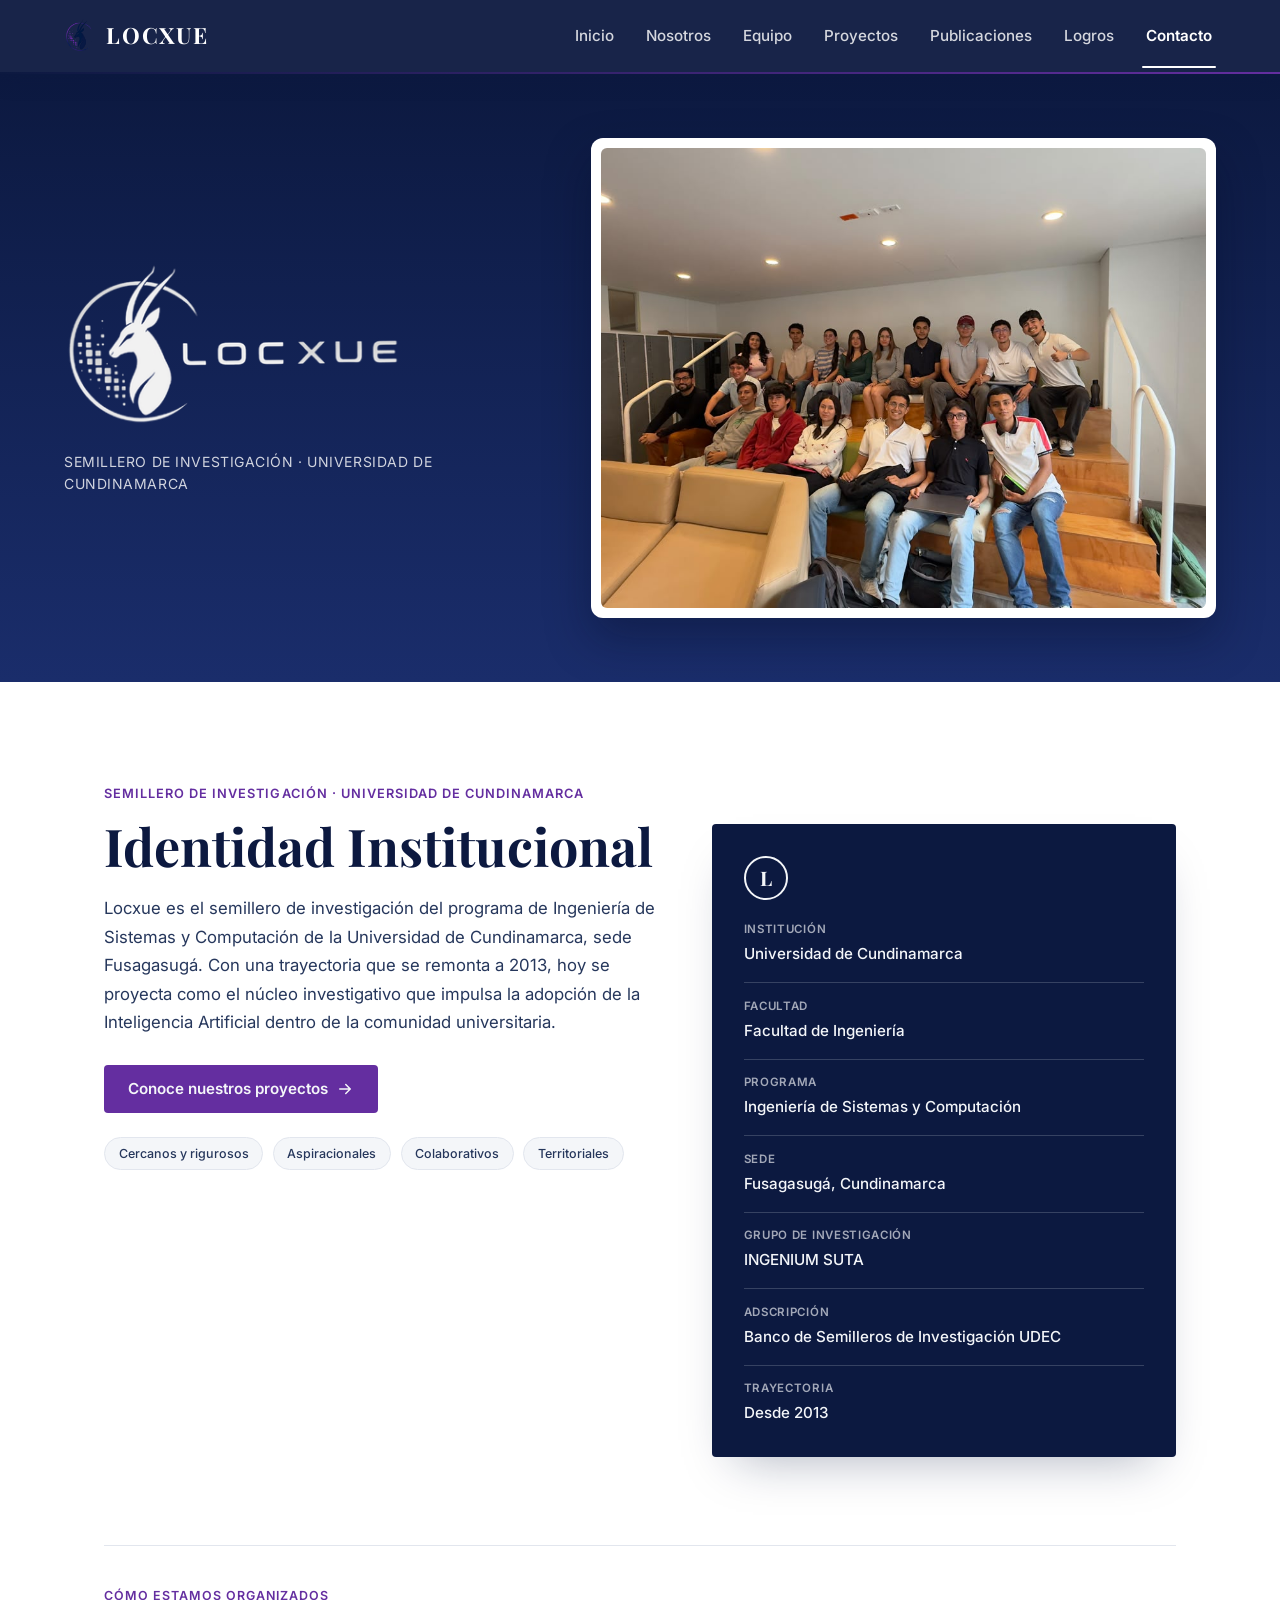
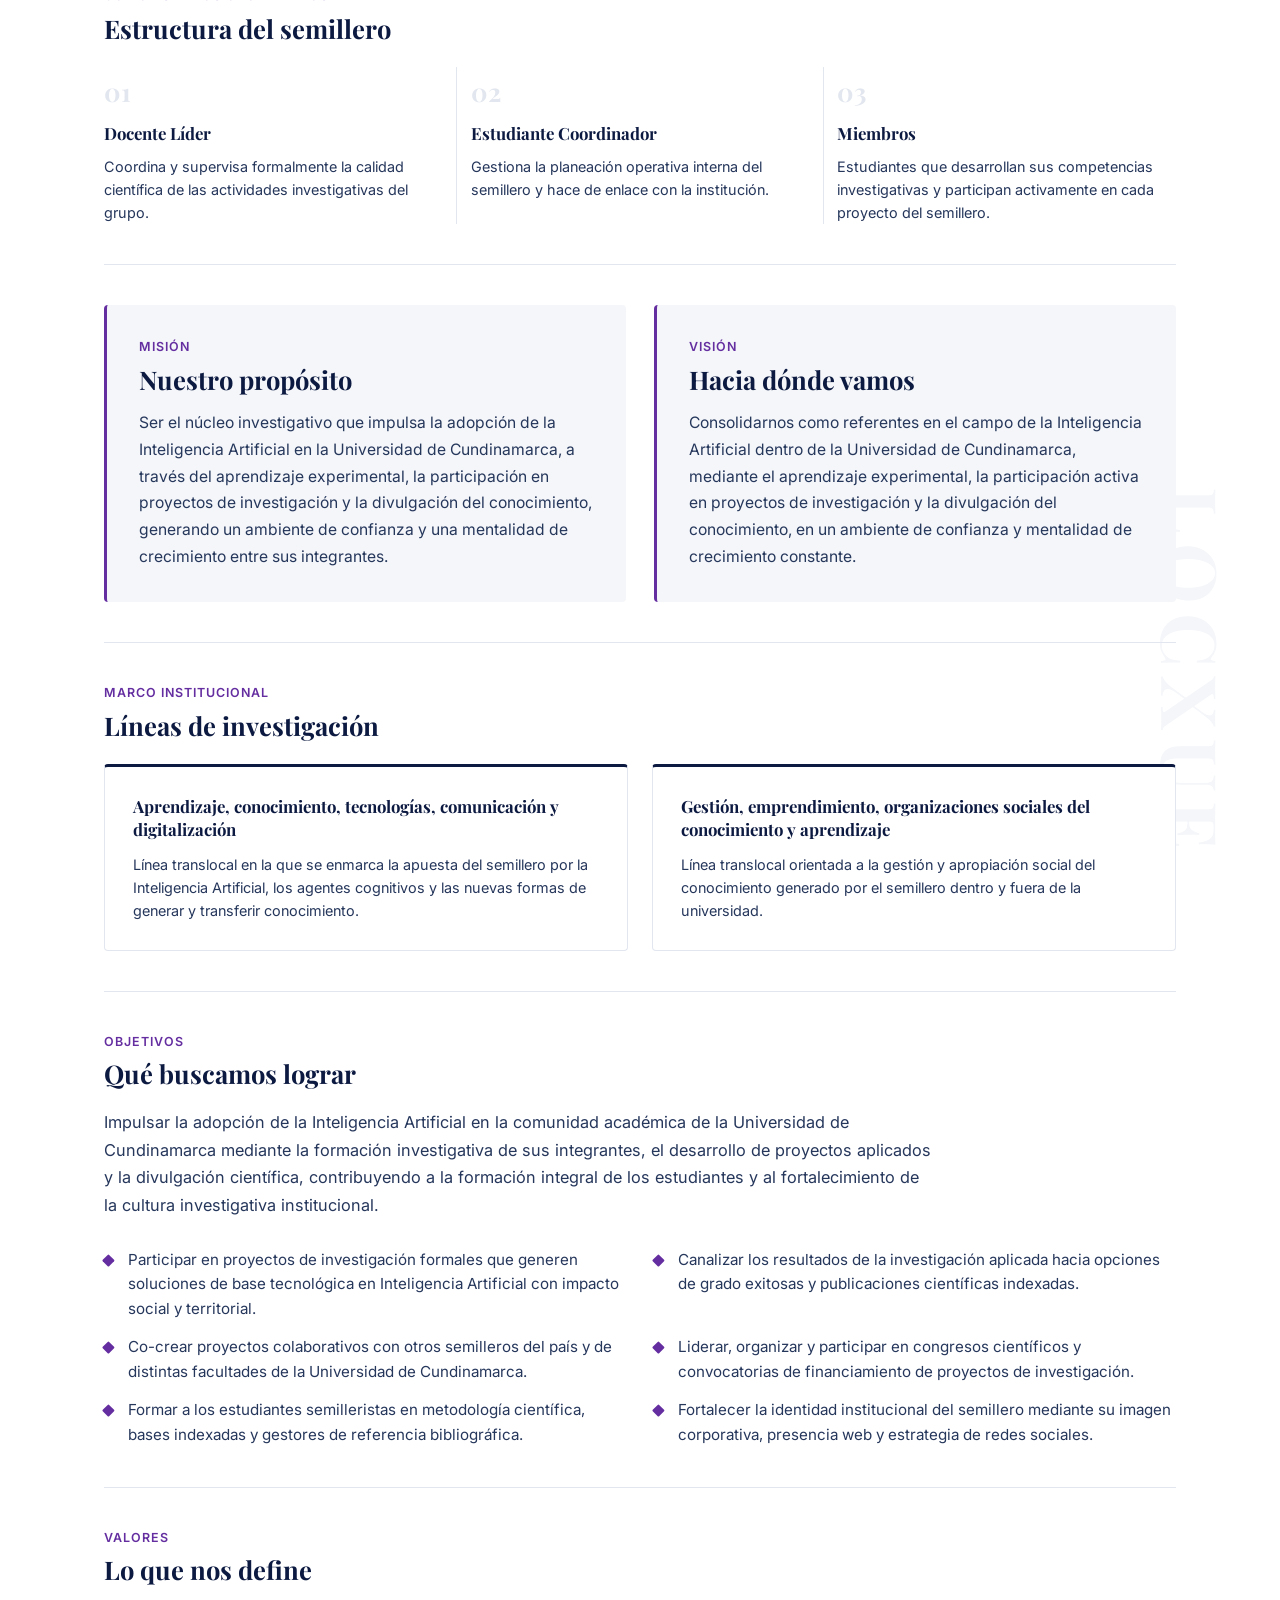
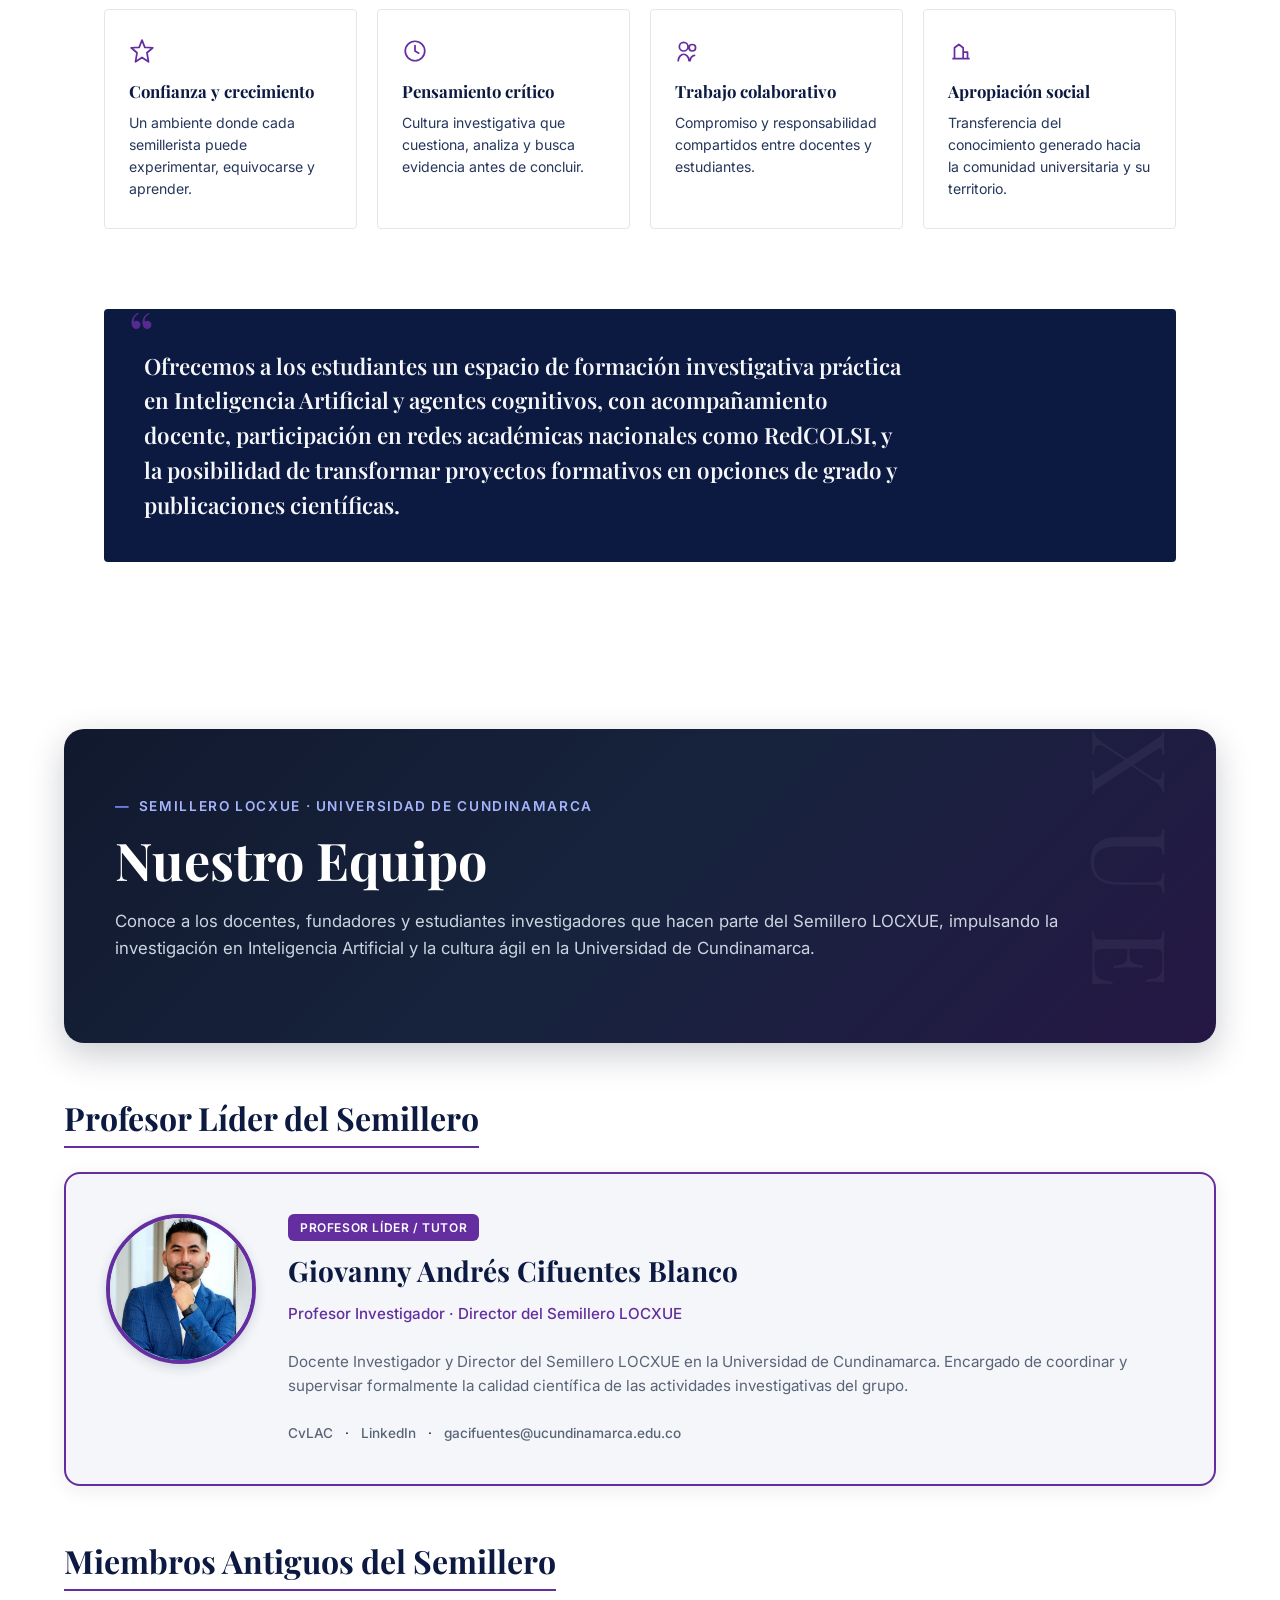
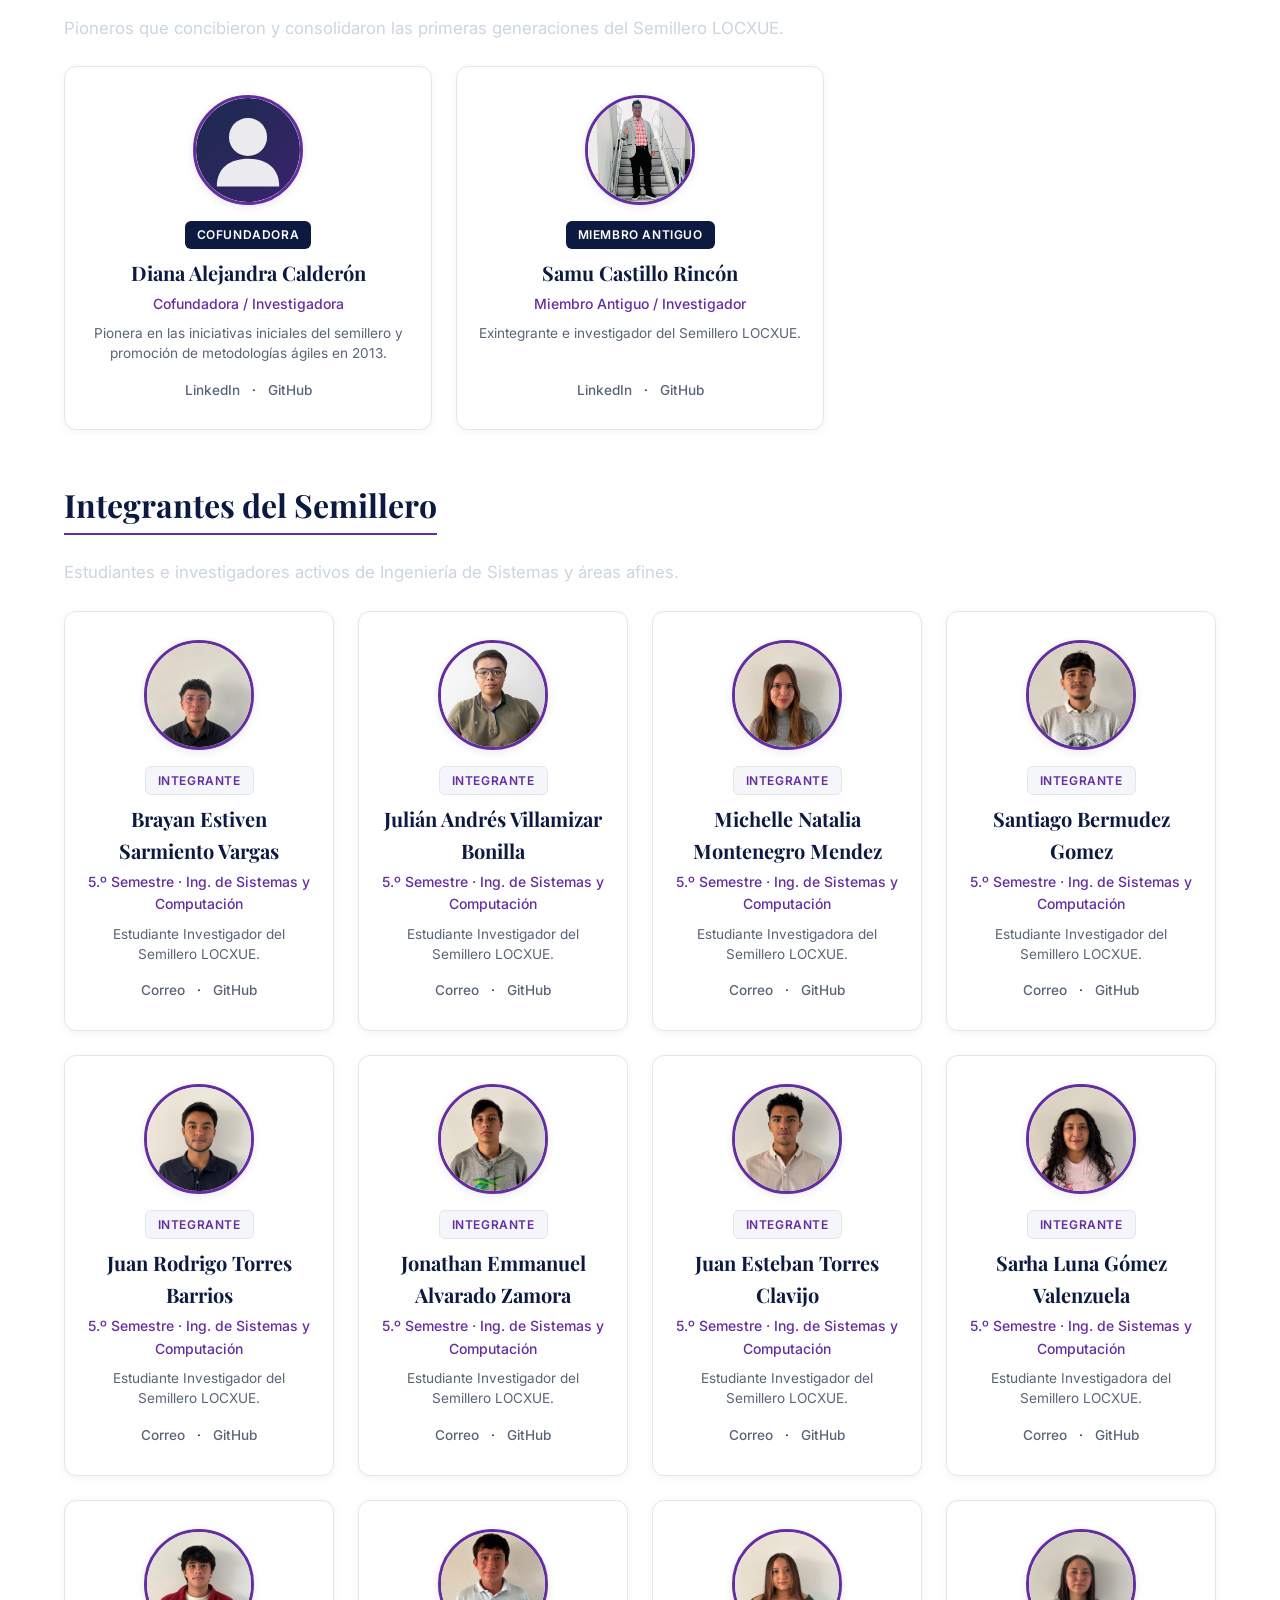
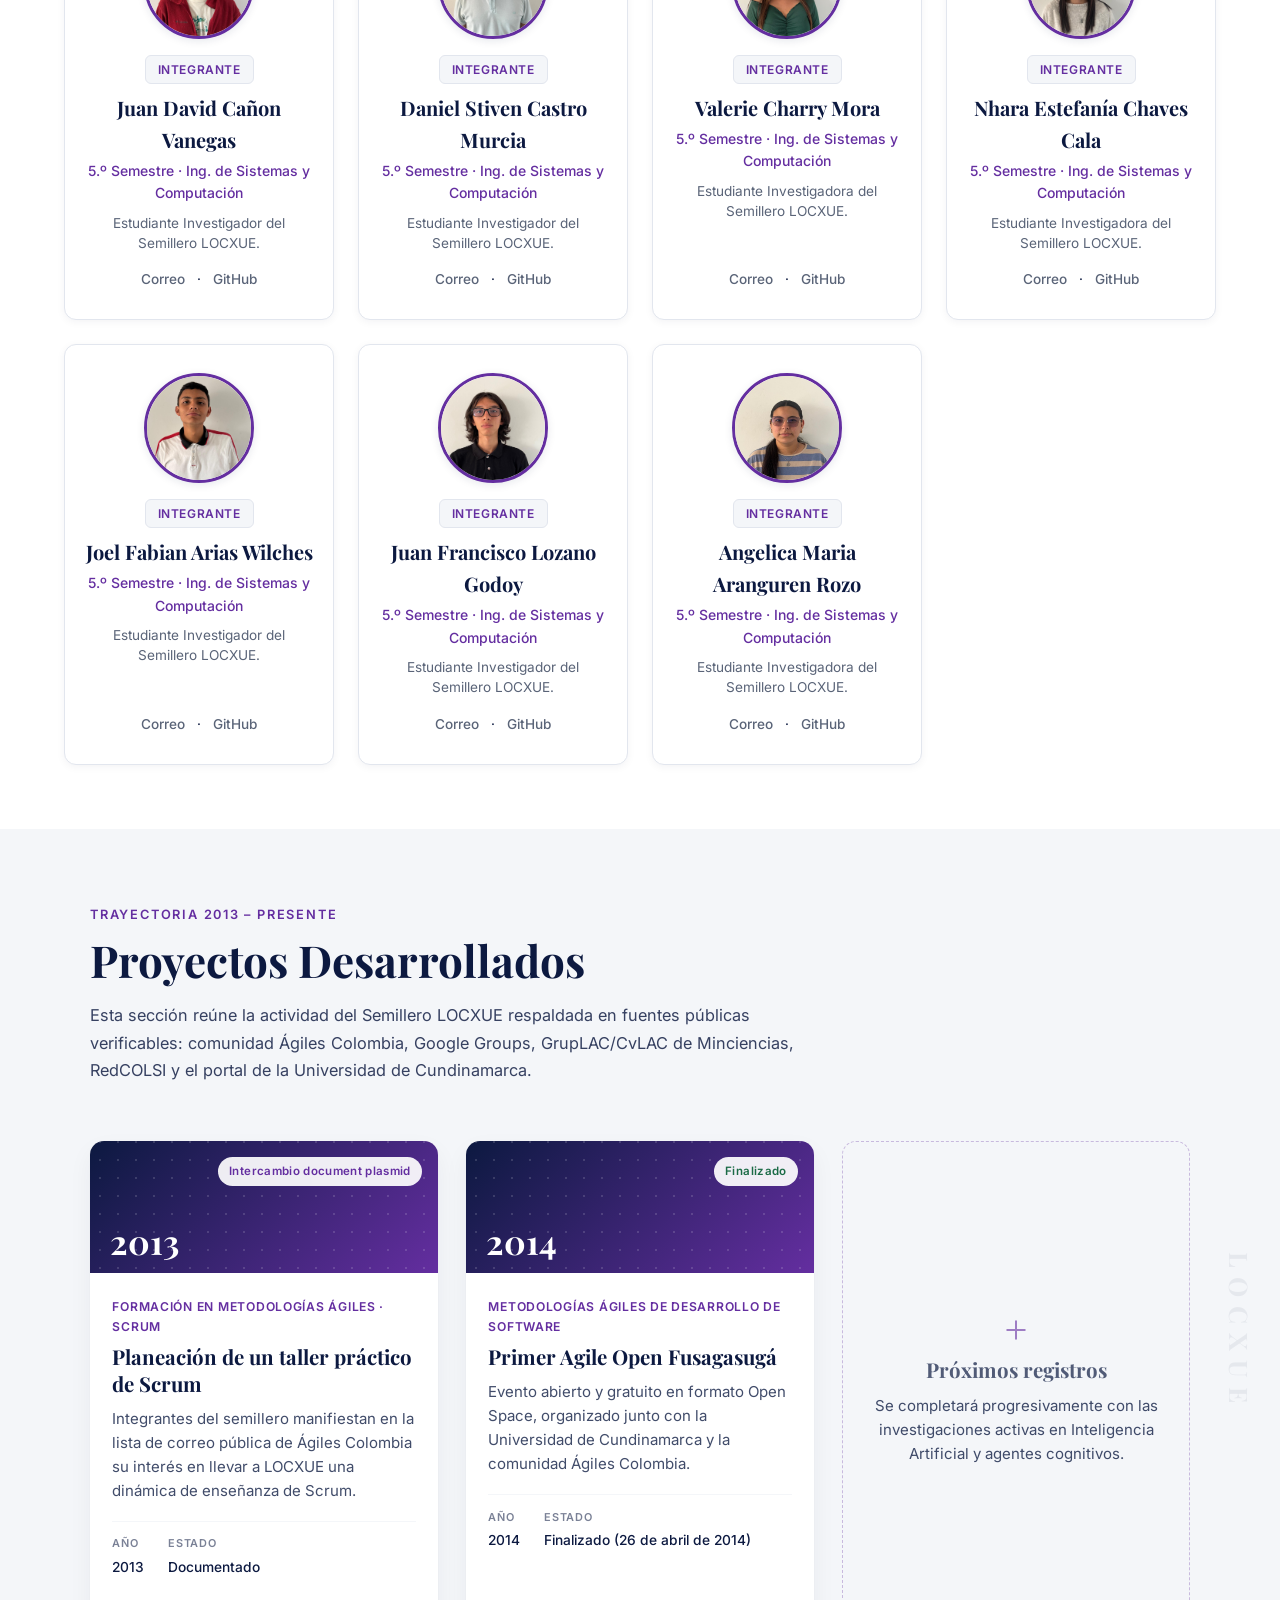
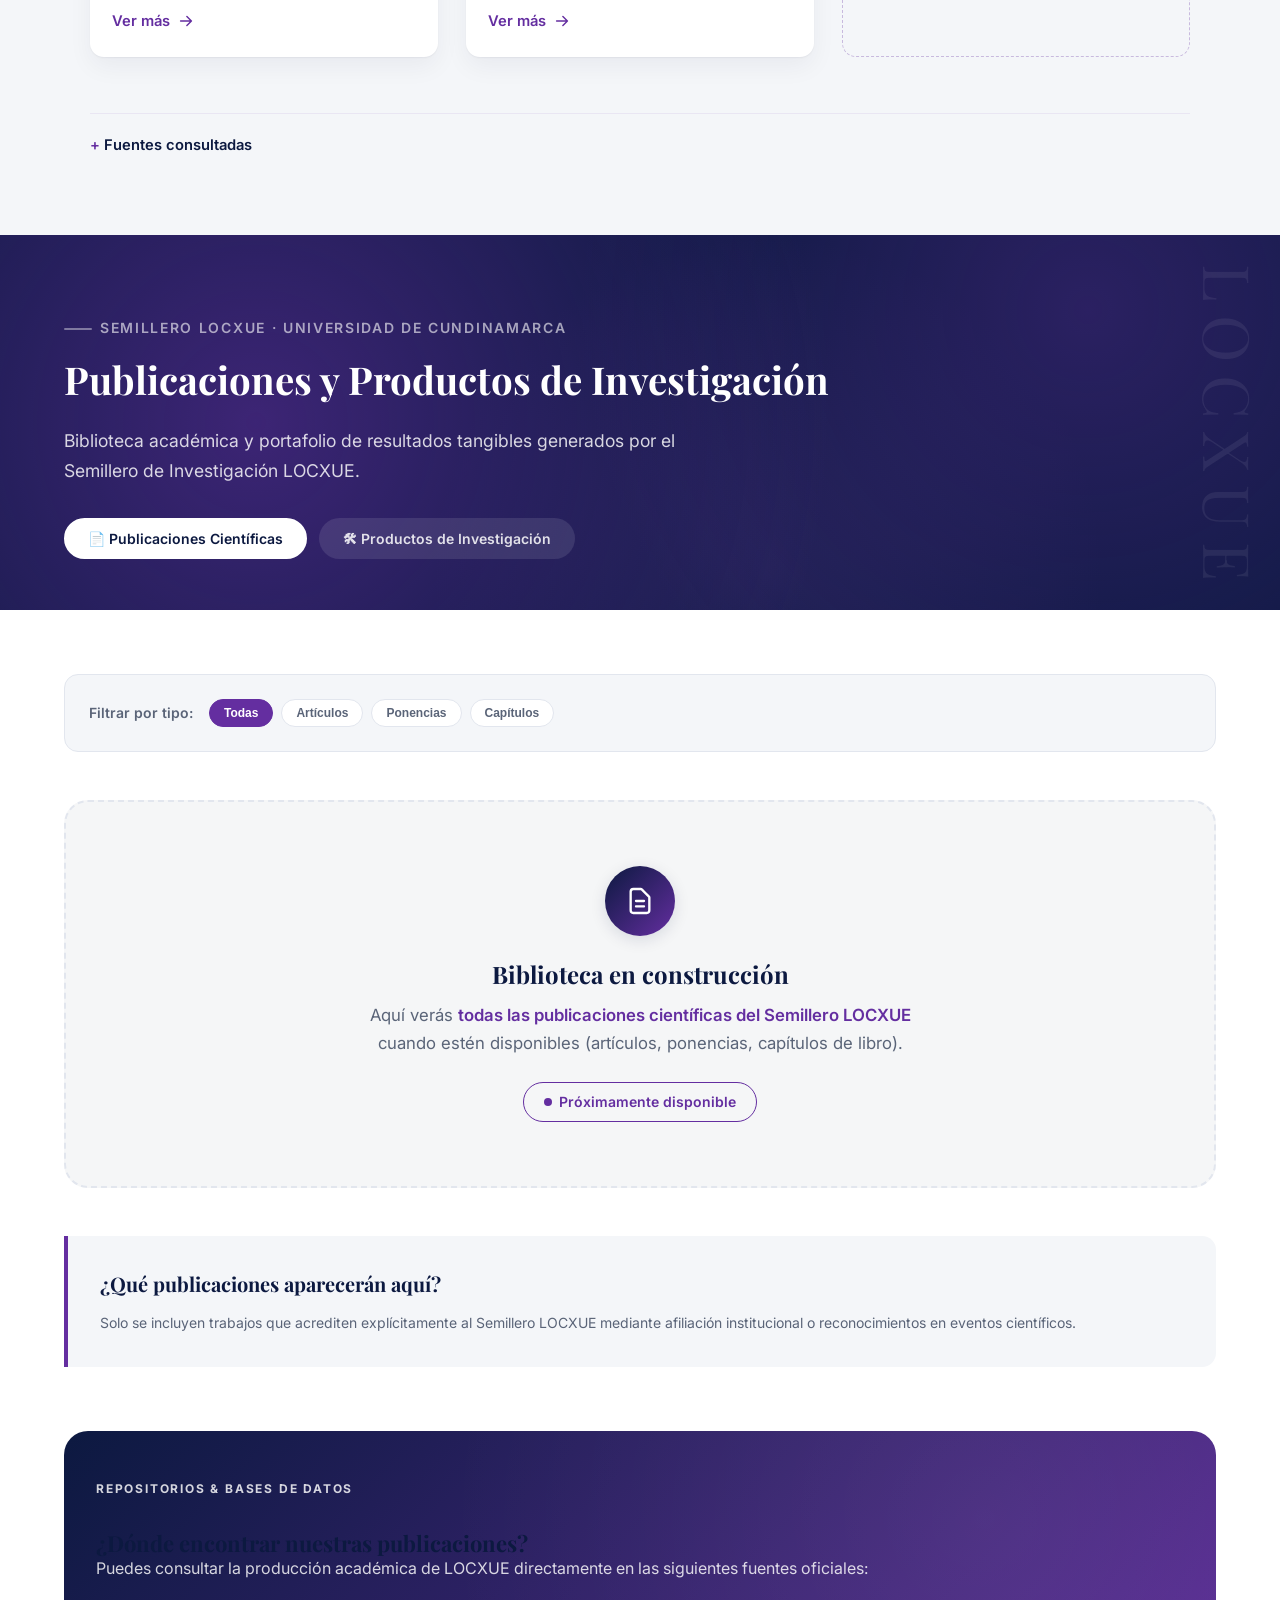
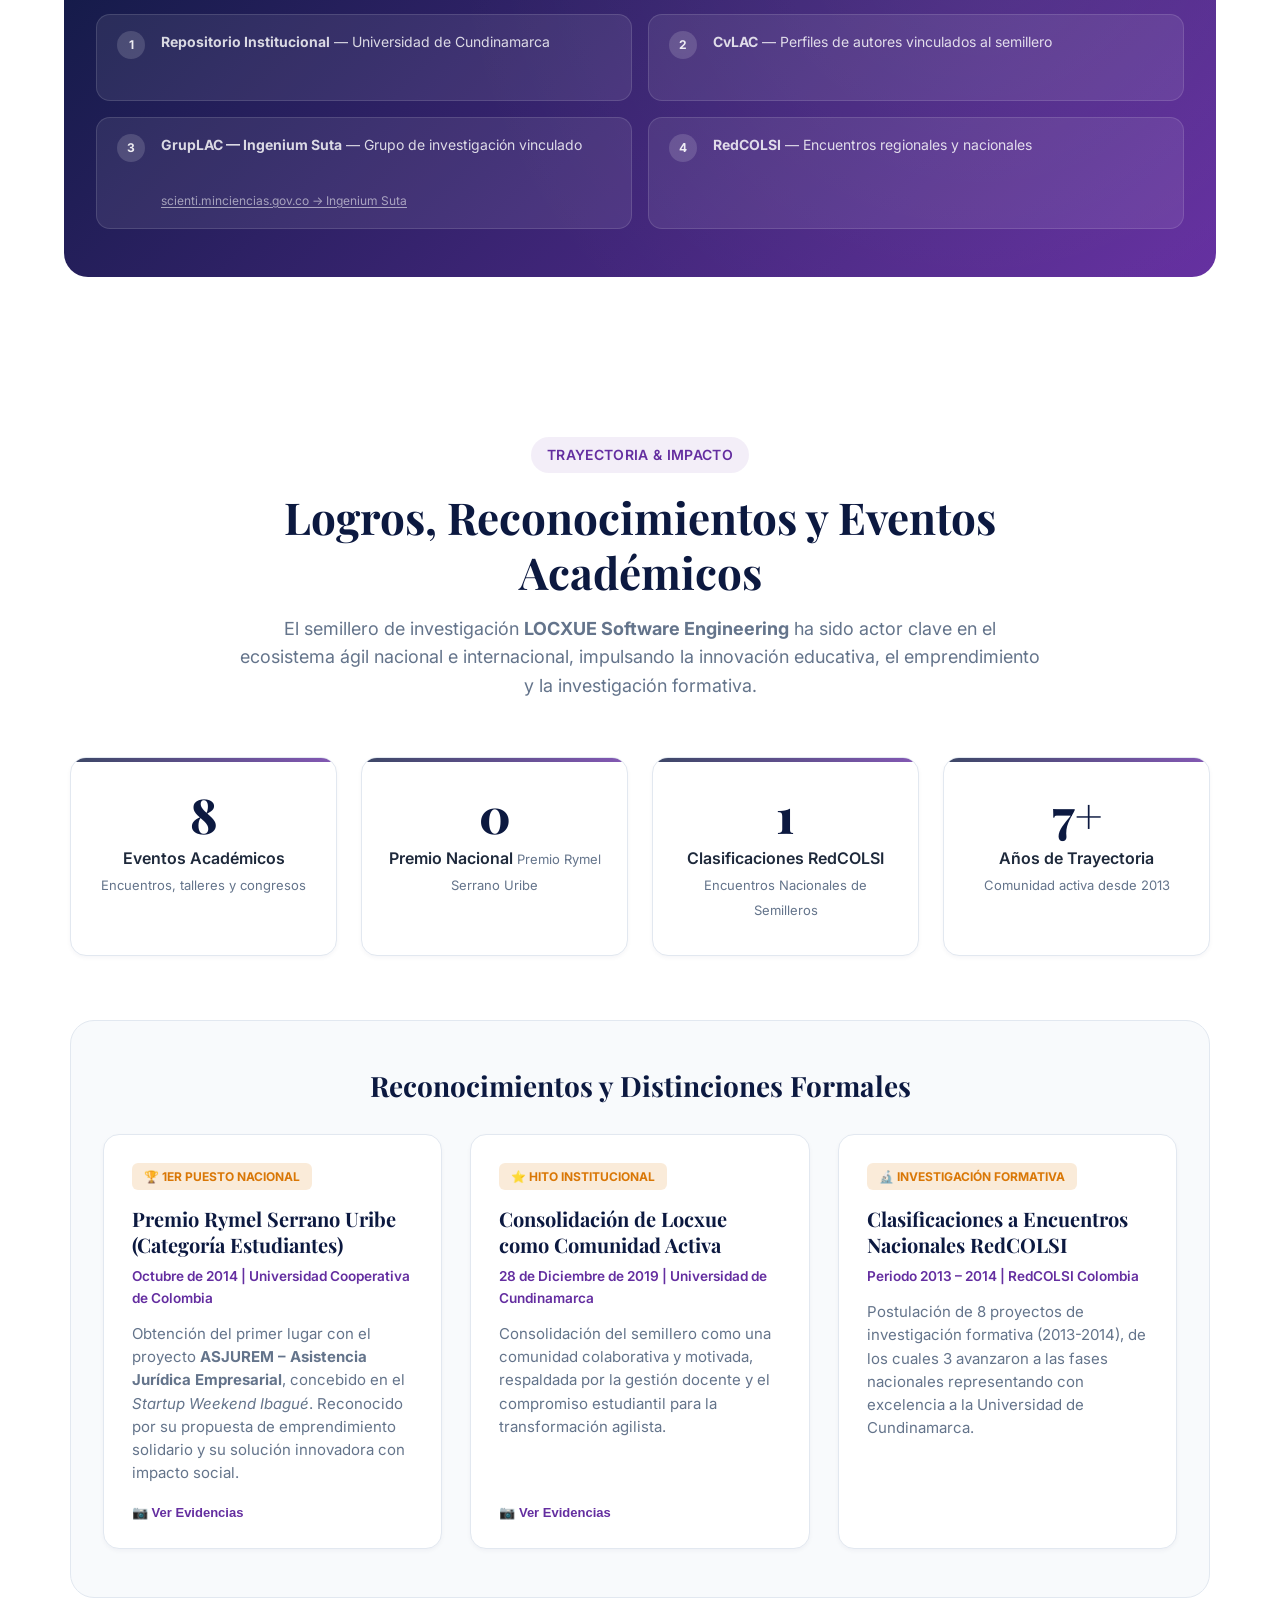
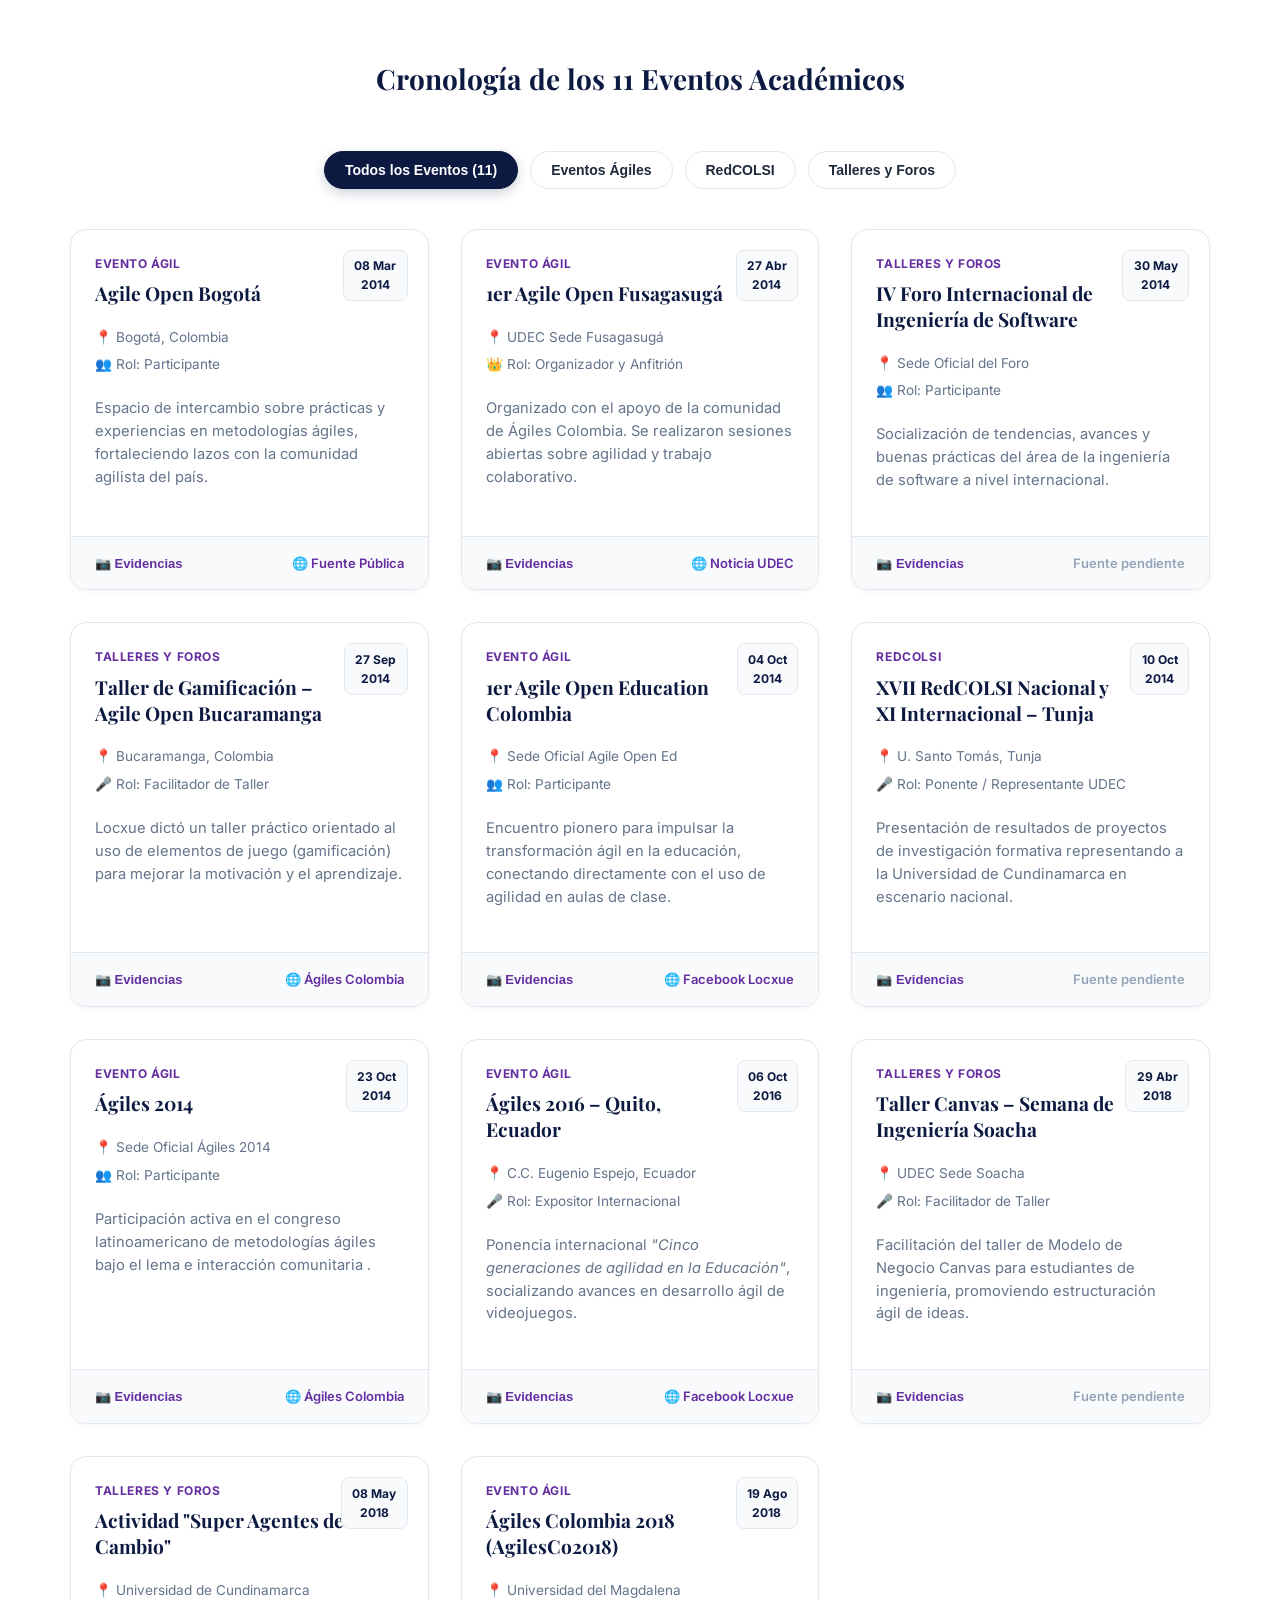
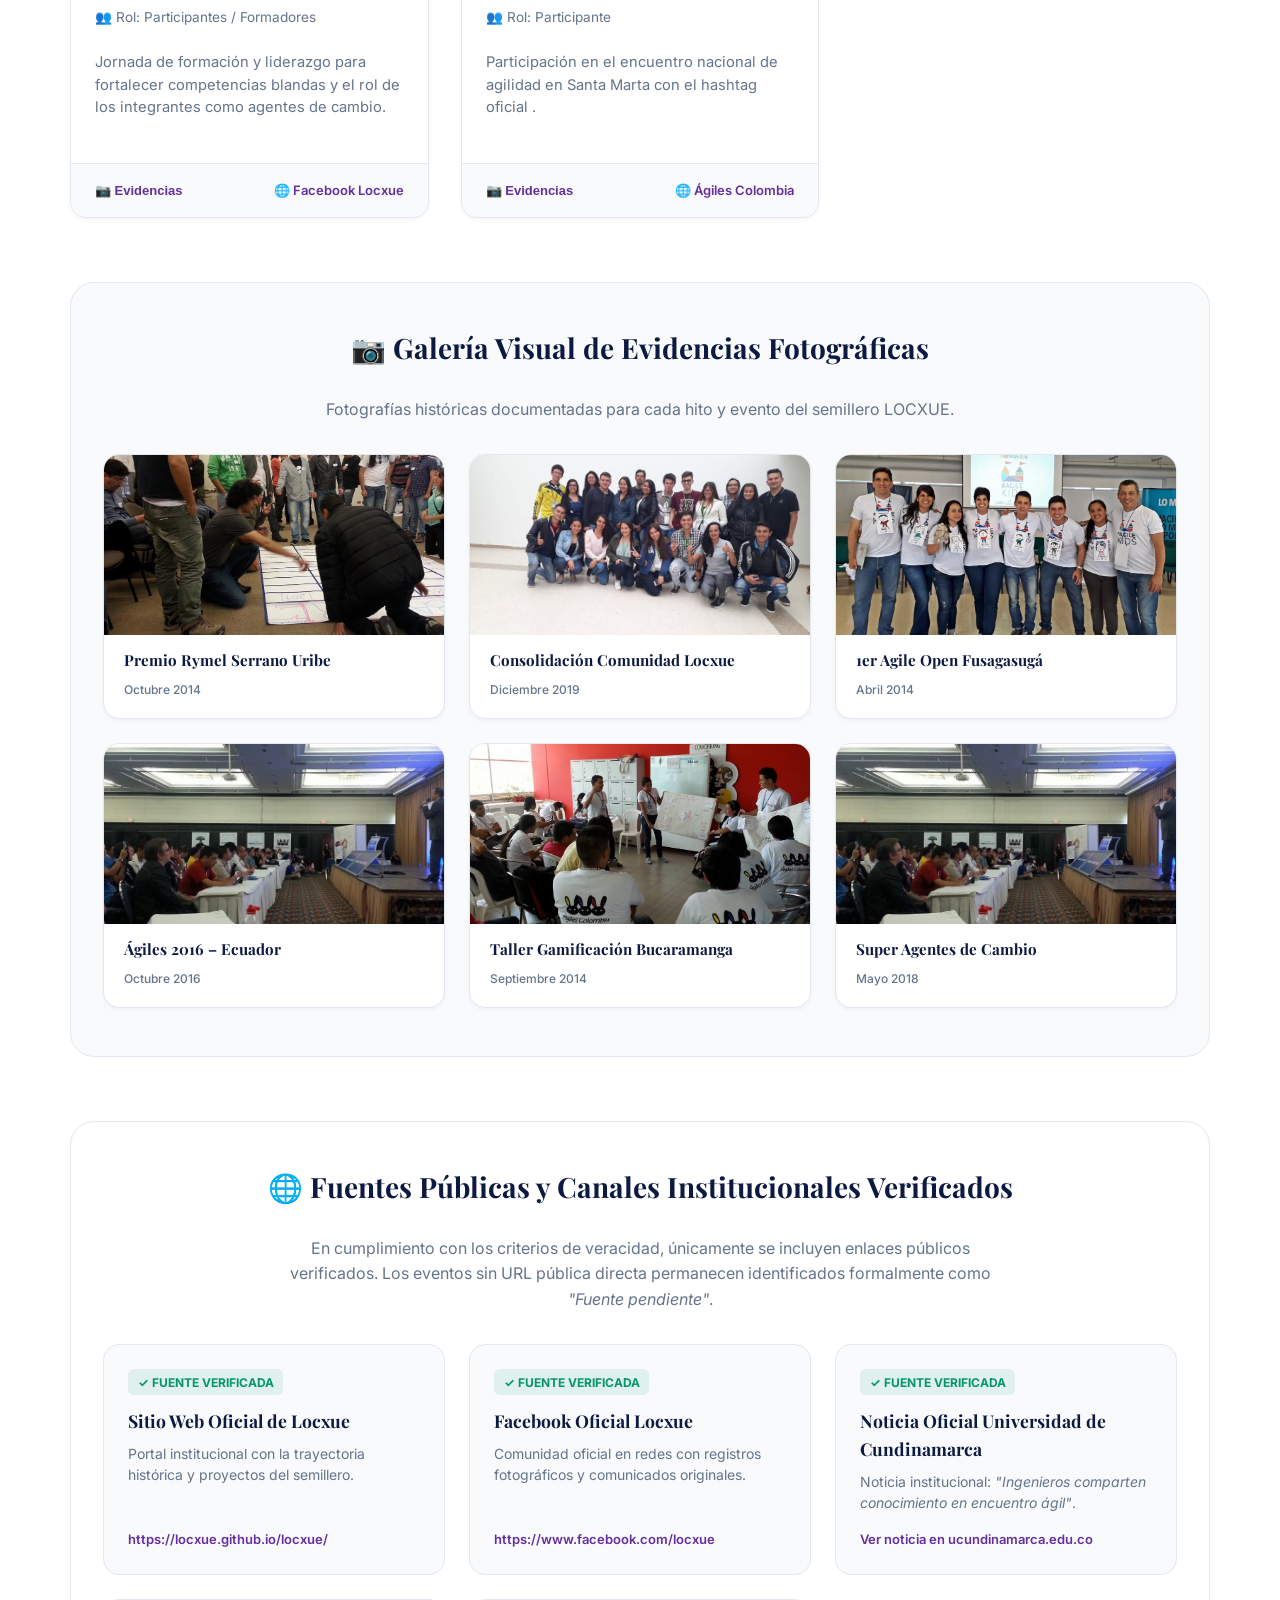
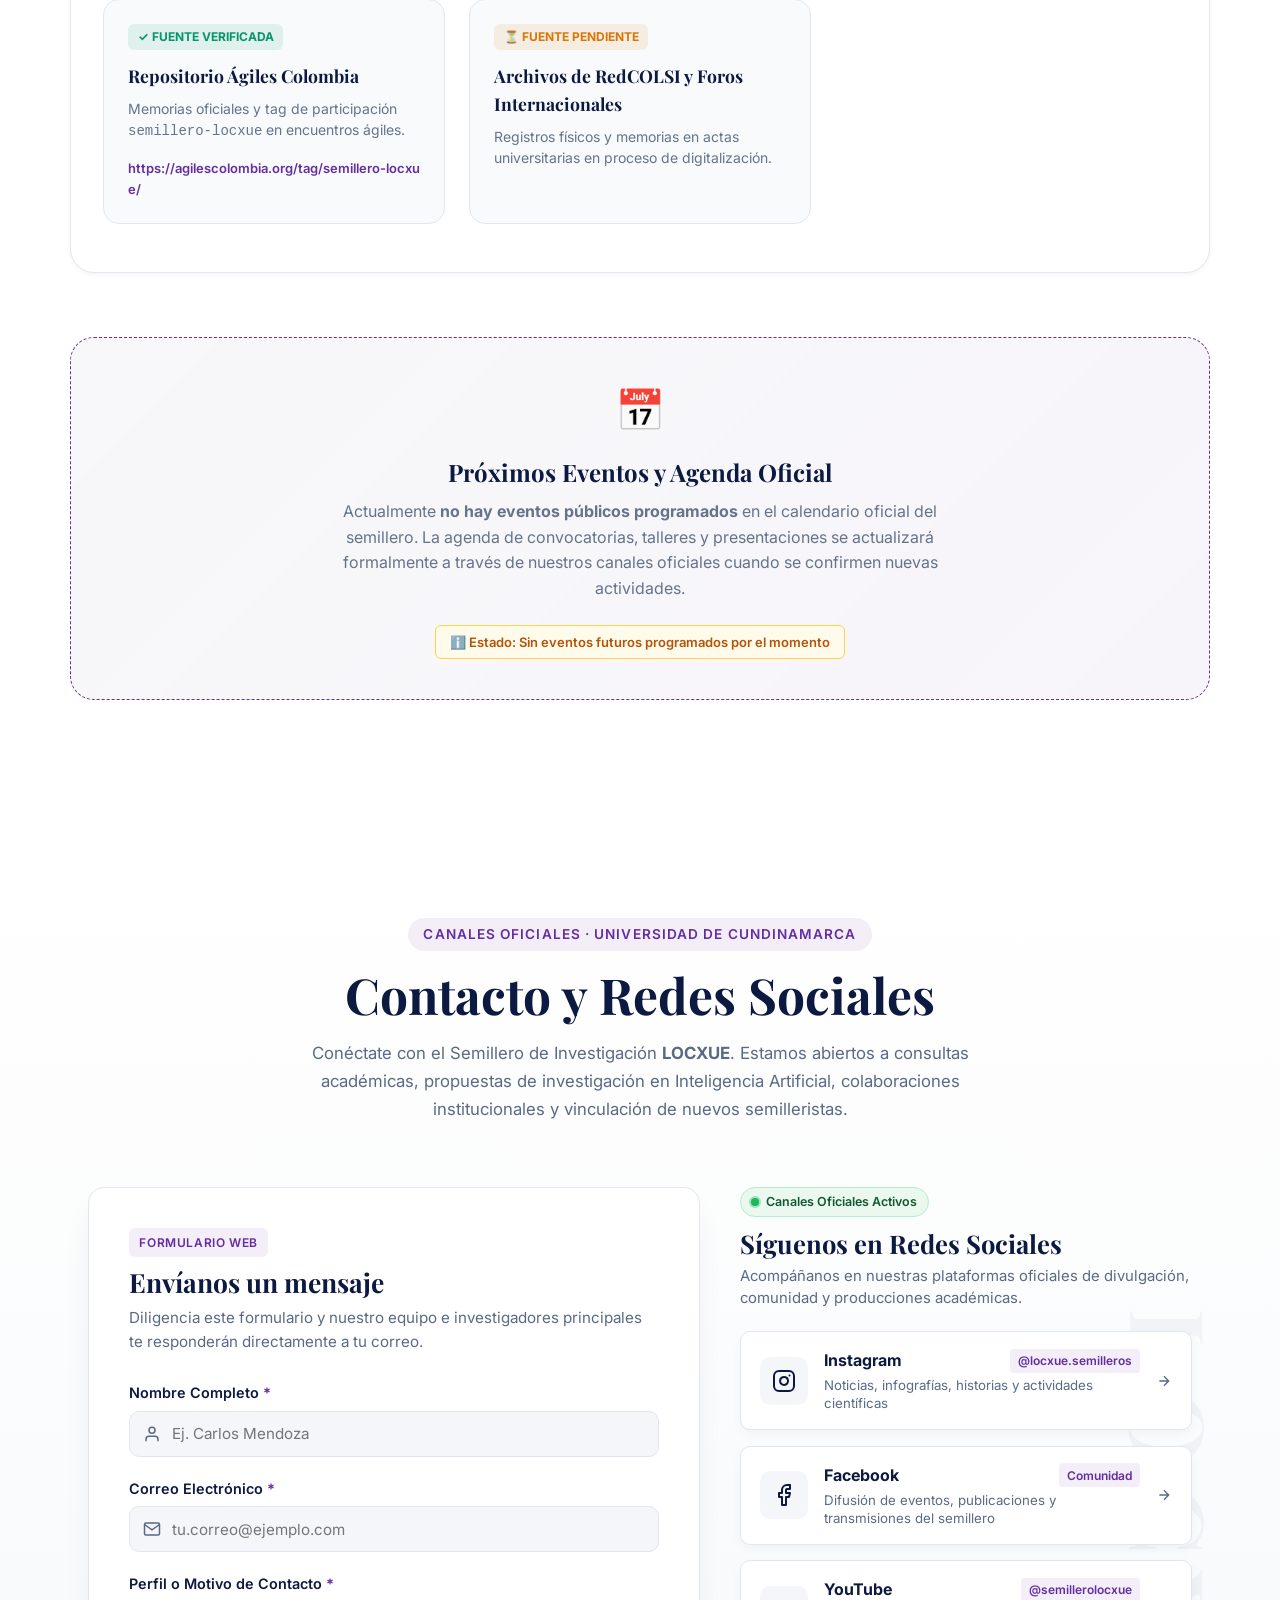
<file: web/index.html>
<!DOCTYPE html>
<html lang="es">
<head>
  <meta charset="UTF-8">
  <meta name="viewport" content="width=device-width, initial-scale=1.0">
  <title>Semillero de Investigación LOCXUE — Universidad de Cundinamarca</title>
  <meta name="description" content="Semillero de investigación en innovación, ingeniería de software e inteligencia artificial de la Universidad de Cundinamarca.">

  <!-- Tipografías del Design System Institucional -->
  <link rel="preconnect" href="https://fonts.googleapis.com">
  <link rel="preconnect" href="https://fonts.gstatic.com" crossorigin>
  <link rel="stylesheet" href="https://fonts.googleapis.com/css2?family=Inter:wght@300;400;500;600;700&family=Playfair+Display:wght@600;700;800&display=swap">

  <!-- Hojas de Estilo por Módulo (Diseños del Frontend Preservados) -->
  <link rel="stylesheet" href="assets/css/styles.css">
  <link rel="stylesheet" href="assets/css/identidad-institucional.css">
  <link rel="stylesheet" href="assets/css/equipo.css">
  <link rel="stylesheet" href="assets/css/proyectos.css">
  <link rel="stylesheet" href="assets/css/publicaciones.css">
  <link rel="stylesheet" href="assets/css/logros.css">
  <link rel="stylesheet" href="assets/css/contacto-footer.css">

</head>
<body>
  <a class="skip-link" href="#main">Saltar al contenido principal</a>

  <!-- Header Institucional -->
  <header class="header" role="banner">
    <nav class="nav" aria-label="Navegación principal">
      <a class="nav__logo" href="#identidad" aria-label="LOCXUE — ir al inicio">
        <div class="nav__logo-brand">
          <img src="assets/img/branding/logo-mark.png" alt="" class="nav__logo-icon" aria-hidden="true">
          <span class="nav__logo-text">LOCXUE</span>
        </div>
      </a>
      <button class="nav__toggle" type="button" aria-expanded="false" aria-controls="nav-menu" aria-label="Abrir menú">
        <span class="nav__toggle-bar" aria-hidden="true"></span>
        <span class="nav__toggle-bar" aria-hidden="true"></span>
        <span class="nav__toggle-bar" aria-hidden="true"></span>
      </button>
      <ul class="nav__menu" id="nav-menu">
        <li><a href="#identidad" class="nav__link nav__link--active">Inicio</a></li>
        <li><a href="#nosotros" class="nav__link">Nosotros</a></li>
        <li><a href="#equipo" class="nav__link">Equipo</a></li>
        <li><a href="#proyectos" class="nav__link">Proyectos</a></li>
        <li><a href="#publicaciones" class="nav__link">Publicaciones</a></li>
        <li><a href="#logros" class="nav__link">Logros</a></li>
        <li><a href="#contacto" class="nav__link">Contacto</a></li>
      </ul>
    </nav>
  </header>

  <!-- Banner de marca: versión negativa oficial del logotipo (símbolo + nombre en blanco,
       tomada del kit de marca) sobre el púrpura institucional, y foto grupal de semilleristas -->
  <div class="brand-banner">
    <div class="brand-banner__container">
      <div class="brand-banner__identity">
        <img src="assets/img/branding/logo-negative.png" alt="LOCXUE — Semillero de Investigación" class="brand-banner__logo">
        <p class="brand-banner__tagline">Semillero de Investigación · Universidad de Cundinamarca</p>
      </div>
      <div class="brand-banner__team">
        <div class="brand-banner__team-frame">
          <img src="assets/img/equipo/equipo-completo.jpg" alt="Foto grupal de los semilleristas de LOCXUE" class="brand-banner__team-photo" loading="lazy">
        </div>
      </div>
    </div>
  </div>

  <main id="main">

    <!-- ============================================================
         MÓDULO 01: Identidad Institucional
         ============================================================ -->
    <section id="identidad" class="identidad" aria-labelledby="identidad__titulo">
      <span class="identidad__watermark" aria-hidden="true">LOCXUE</span>

      <div class="identidad__container">
        <header class="identidad__intro">
          <div class="identidad__intro-text">
            <p class="identidad__eyebrow">Semillero de Investigación · Universidad de Cundinamarca</p>
            <h1 id="identidad__titulo" class="identidad__titulo">Identidad Institucional</h1>
            <p class="identidad__lead">
              Locxue es el semillero de investigación del programa de Ingeniería de Sistemas
              y Computación de la Universidad de Cundinamarca, sede Fusagasugá. Con una
              trayectoria que se remonta a 2013, hoy se proyecta como el núcleo investigativo
              que impulsa la adopción de la Inteligencia Artificial dentro de la comunidad
              universitaria.
            </p>
            <a class="identidad__cta" href="#proyectos">
              Conoce nuestros proyectos
              <svg class="identidad__cta-icon" viewBox="0 0 24 24" width="18" height="18" aria-hidden="true" focusable="false">
                <path d="M5 12h13M13 6l6 6-6 6" fill="none" stroke="currentColor" stroke-width="2" stroke-linecap="round" stroke-linejoin="round"/>
              </svg>
            </a>

            <ul class="identidad__tags" aria-label="Nuestra forma de comunicarnos">
              <li class="identidad__tag">Cercanos y rigurosos</li>
              <li class="identidad__tag">Aspiracionales</li>
              <li class="identidad__tag">Colaborativos</li>
              <li class="identidad__tag">Territoriales</li>
            </ul>
          </div>

          <aside class="identidad__facts" aria-label="Datos generales del semillero">
            <div class="identidad__facts-logo" aria-hidden="true">
              <span class="identidad__facts-logo-mark">L</span>
            </div>
            <dl class="identidad__facts-list">
              <div class="identidad__fact">
                <dt>Institución</dt>
                <dd>Universidad de Cundinamarca</dd>
              </div>
              <div class="identidad__fact">
                <dt>Facultad</dt>
                <dd>Facultad de Ingeniería</dd>
              </div>
              <div class="identidad__fact">
                <dt>Programa</dt>
                <dd>Ingeniería de Sistemas y Computación</dd>
              </div>
              <div class="identidad__fact">
                <dt>Sede</dt>
                <dd>Fusagasugá, Cundinamarca</dd>
              </div>
              <div class="identidad__fact">
                <dt>Grupo de investigación</dt>
                <dd>INGENIUM SUTA</dd>
              </div>
              <div class="identidad__fact">
                <dt>Adscripción</dt>
                <dd>Banco de Semilleros de Investigación UDEC</dd>
              </div>
              <div class="identidad__fact">
                <dt>Trayectoria</dt>
                <dd>Desde 2013</dd>
              </div>
            </dl>
          </aside>
        </header>

        <div id="nosotros" class="identidad__estructura">
          <div class="identidad__estructura-header">
            <p class="identidad__card-eyebrow">Cómo estamos organizados</p>
            <h3 class="identidad__card-titulo">Estructura del semillero</h3>
          </div>

          <ol class="identidad__roles">
            <li class="identidad__rol">
              <span class="identidad__rol-numero" aria-hidden="true">01</span>
              <h4 class="identidad__rol-titulo">Docente Líder</h4>
              <p class="identidad__rol-texto">
                Coordina y supervisa formalmente la calidad científica de las
                actividades investigativas del grupo.
              </p>
            </li>
            <li class="identidad__rol">
              <span class="identidad__rol-numero" aria-hidden="true">02</span>
              <h4 class="identidad__rol-titulo">Estudiante Coordinador</h4>
              <p class="identidad__rol-texto">
                Gestiona la planeación operativa interna del semillero y hace de
                enlace con la institución.
              </p>
            </li>
            <li class="identidad__rol">
              <span class="identidad__rol-numero" aria-hidden="true">03</span>
              <h4 class="identidad__rol-titulo">Miembros</h4>
              <p class="identidad__rol-texto">
                Estudiantes que desarrollan sus competencias investigativas y
                participan activamente en cada proyecto del semillero.
              </p>
            </li>
          </ol>
        </div>

        <div class="identidad__mv-grid">
          <article class="identidad__card identidad__card--mision">
            <p class="identidad__card-eyebrow">Misión</p>
            <h3 class="identidad__card-titulo">Nuestro propósito</h3>
            <p class="identidad__card-texto">
              Ser el núcleo investigativo que impulsa la adopción de la Inteligencia
              Artificial en la Universidad de Cundinamarca, a través del aprendizaje
              experimental, la participación en proyectos de investigación y la
              divulgación del conocimiento, generando un ambiente de confianza y una
              mentalidad de crecimiento entre sus integrantes.
            </p>
          </article>

          <article class="identidad__card identidad__card--vision">
            <p class="identidad__card-eyebrow">Visión</p>
            <h3 class="identidad__card-titulo">Hacia dónde vamos</h3>
            <p class="identidad__card-texto">
              Consolidarnos como referentes en el campo de la Inteligencia Artificial
              dentro de la Universidad de Cundinamarca, mediante el aprendizaje
              experimental, la participación activa en proyectos de investigación y la
              divulgación del conocimiento, en un ambiente de confianza y mentalidad
              de crecimiento constante.
            </p>
          </article>
        </div>

        <div class="identidad__lineas">
          <div class="identidad__lineas-header">
            <p class="identidad__card-eyebrow">Marco institucional</p>
            <h3 class="identidad__card-titulo">Líneas de investigación</h3>
          </div>

          <div class="identidad__lineas-grid">
            <article class="identidad__linea">
              <h4 class="identidad__linea-titulo">
                Aprendizaje, conocimiento, tecnologías, comunicación y digitalización
              </h4>
              <p class="identidad__linea-texto">
                Línea translocal en la que se enmarca la apuesta del semillero por
                la Inteligencia Artificial, los agentes cognitivos y las nuevas
                formas de generar y transferir conocimiento.
              </p>
            </article>
            <article class="identidad__linea">
              <h4 class="identidad__linea-titulo">
                Gestión, emprendimiento, organizaciones sociales del conocimiento y aprendizaje
              </h4>
              <p class="identidad__linea-texto">
                Línea translocal orientada a la gestión y apropiación social del
                conocimiento generado por el semillero dentro y fuera de la
                universidad.
              </p>
            </article>
          </div>
        </div>

        <div class="identidad__objetivos">
          <div class="identidad__objetivos-header">
            <p class="identidad__card-eyebrow">Objetivos</p>
            <h3 class="identidad__card-titulo">Qué buscamos lograr</h3>
          </div>

          <p class="identidad__objetivo-general">
            Impulsar la adopción de la Inteligencia Artificial en la comunidad académica
            de la Universidad de Cundinamarca mediante la formación investigativa de sus
            integrantes, el desarrollo de proyectos aplicados y la divulgación científica,
            contribuyendo a la formación integral de los estudiantes y al fortalecimiento
            de la cultura investigativa institucional.
          </p>

          <ul class="identidad__objetivo-lista">
            <li class="identidad__objetivo-item">
              Participar en proyectos de investigación formales que generen soluciones de
              base tecnológica en Inteligencia Artificial con impacto social y territorial.
            </li>
            <li class="identidad__objetivo-item">
              Canalizar los resultados de la investigación aplicada hacia opciones de
              grado exitosas y publicaciones científicas indexadas.
            </li>
            <li class="identidad__objetivo-item">
              Co-crear proyectos colaborativos con otros semilleros del país y de
              distintas facultades de la Universidad de Cundinamarca.
            </li>
            <li class="identidad__objetivo-item">
              Liderar, organizar y participar en congresos científicos y convocatorias
              de financiamiento de proyectos de investigación.
            </li>
            <li class="identidad__objetivo-item">
              Formar a los estudiantes semilleristas en metodología científica, bases
              indexadas y gestores de referencia bibliográfica.
            </li>
            <li class="identidad__objetivo-item">
              Fortalecer la identidad institucional del semillero mediante su imagen
              corporativa, presencia web y estrategia de redes sociales.
            </li>
          </ul>
        </div>

        <div class="identidad__valores">
          <div class="identidad__valores-header">
            <p class="identidad__card-eyebrow">Valores</p>
            <h3 class="identidad__card-titulo">Lo que nos define</h3>
          </div>

          <ul class="identidad__valores-grid">
            <li class="identidad__valor">
              <span class="identidad__valor-icon" aria-hidden="true">
                <svg viewBox="0 0 24 24" width="26" height="26"><path d="M12 2l2.6 6.6L22 9l-5.4 4.6L18 22l-6-4-6 4 1.4-8.4L2 9l7.4-.4L12 2z" fill="none" stroke="currentColor" stroke-width="1.6" stroke-linejoin="round"/></svg>
              </span>
              <h4 class="identidad__valor-titulo">Confianza y crecimiento</h4>
              <p class="identidad__valor-texto">Un ambiente donde cada semillerista puede experimentar, equivocarse y aprender.</p>
            </li>
            <li class="identidad__valor">
              <span class="identidad__valor-icon" aria-hidden="true">
                <svg viewBox="0 0 24 24" width="26" height="26"><circle cx="12" cy="12" r="9" fill="none" stroke="currentColor" stroke-width="1.6"/><path d="M12 7v5l3.5 2" fill="none" stroke="currentColor" stroke-width="1.6" stroke-linecap="round"/></svg>
              </span>
              <h4 class="identidad__valor-titulo">Pensamiento crítico</h4>
              <p class="identidad__valor-texto">Cultura investigativa que cuestiona, analiza y busca evidencia antes de concluir.</p>
            </li>
            <li class="identidad__valor">
              <span class="identidad__valor-icon" aria-hidden="true">
                <svg viewBox="0 0 24 24" width="26" height="26"><path d="M8 12a4 4 0 100-8 4 4 0 000 8zM3 21c0-3.3 2.7-6 5-6s5 2.7 5 6M16 12a3 3 0 100-6 3 3 0 000 6zM14 21c.2-2.6 1.9-4.6 4-5" fill="none" stroke="currentColor" stroke-width="1.6" stroke-linecap="round" stroke-linejoin="round"/></svg>
              </span>
              <h4 class="identidad__valor-titulo">Trabajo colaborativo</h4>
              <p class="identidad__valor-texto">Compromiso y responsabilidad compartidos entre docentes y estudiantes.</p>
            </li>
            <li class="identidad__valor">
              <span class="identidad__valor-icon" aria-hidden="true">
                <svg viewBox="0 0 24 24" width="26" height="26"><path d="M4 19h16M6 19V9l4-3 4 3v10M14 19v-6h4v6" fill="none" stroke="currentColor" stroke-width="1.6" stroke-linejoin="round"/></svg>
              </span>
              <h4 class="identidad__valor-titulo">Apropiación social</h4>
              <p class="identidad__valor-texto">Transferencia del conocimiento generado hacia la comunidad universitaria y su territorio.</p>
            </li>
          </ul>
        </div>

        <div class="identidad__propuesta">
          <p class="identidad__propuesta-texto">
            Ofrecemos a los estudiantes un espacio de formación investigativa práctica en
            Inteligencia Artificial y agentes cognitivos, con acompañamiento docente,
            participación en redes académicas nacionales como RedCOLSI, y la posibilidad
            de transformar proyectos formativos en opciones de grado y publicaciones
            científicas.
          </p>
        </div>
      </div>
    </section>

    <!-- ============================================================
         MÓDULO 02: Equipo de Investigación
         ============================================================ -->
    <section id="equipo" class="equipo" aria-labelledby="equipo__titulo">
      <div class="equipo__container">
        <header class="equipo__header">
          <span class="equipo__watermark" aria-hidden="true">LOCXUE</span>
          <div class="equipo__header-content">
            <span class="equipo__eyebrow">SEMILLERO LOCXUE · UNIVERSIDAD DE CUNDINAMARCA</span>
            <h2 id="equipo__titulo" class="equipo__titulo">Nuestro Equipo</h2>
            <p class="equipo__lead">
              Conoce a los docentes, fundadores y estudiantes investigadores que hacen parte del Semillero LOCXUE,
              impulsando la investigación en Inteligencia Artificial y la cultura ágil en la Universidad de Cundinamarca.
            </p>
          </div>
        </header>

        <!-- 1. PROFESOR LÍDER DEL SEMILLERO -->
        <div class="equipo__subseccion">
          <h3 class="equipo__subseccion-titulo">Profesor Líder del Semillero</h3>

          <article class="equipo__lider-card" data-component="card-lider">
            <img src="assets/img/equipo/giovanny-cifuentes.jpg" alt="Foto de Giovanny Andrés Cifuentes Blanco" class="equipo__avatar-lider">
            <div class="equipo__lider-info">
              <span class="equipo__badge equipo__badge--lider">Profesor Líder / Tutor</span>
              <h4 class="equipo__nombre-lider">Giovanny Andrés Cifuentes Blanco</h4>
              <p class="equipo__meta">Profesor Investigador · Director del Semillero LOCXUE</p>
              <p class="equipo__bio">
                Docente Investigador y Director del Semillero LOCXUE en la Universidad de Cundinamarca. Encargado de coordinar y supervisar formalmente la calidad científica de las actividades investigativas del grupo.
              </p>
              <div class="equipo__sociales" style="justify-content: flex-start;">
                <a href="https://scienti.minciencias.gov.co/cvlac/" class="equipo__social-link" target="_blank" rel="noopener noreferrer" aria-label="CvLAC Profesor Líder">CvLAC</a> ·
                <span class="equipo__social-link equipo__social-link--disabled" aria-disabled="true" aria-label="LinkedIn Profesor Líder (próximamente)">LinkedIn</span> ·
                <a href="mailto:gacifuentes@ucundinamarca.edu.co" class="equipo__social-link" aria-label="Correo Institucional">gacifuentes@ucundinamarca.edu.co</a>
              </div>
            </div>
          </article>
        </div>

        <!-- 2. MIEMBROS ANTIGUOS -->
        <div class="equipo__subseccion">
          <h3 class="equipo__subseccion-titulo">Miembros Antiguos del Semillero</h3>
          <p class="equipo__lead" style="margin-bottom: 1.5rem;">
            Pioneros que concibieron y consolidaron las primeras generaciones del Semillero LOCXUE.
          </p>

          <div class="equipo__fundadores-grid">
            <article class="equipo__card" data-component="card-fundador">
              <div class="equipo__avatar-wrapper">
                <img src="assets/img/avatar-placeholder.svg" alt="Foto de Diana Alejandra Calderón" class="equipo__avatar">
              </div>
              <span class="equipo__badge equipo__badge--fundador">Cofundadora</span>
              <h4 class="equipo__nombre">Diana Alejandra Calderón</h4>
              <p class="equipo__rol">Cofundadora / Investigadora</p>
              <p class="equipo__descripcion">Pionera en las iniciativas iniciales del semillero y promoción de metodologías ágiles en 2013.</p>
              <div class="equipo__sociales">
                <span class="equipo__social-link equipo__social-link--disabled" aria-disabled="true">LinkedIn</span> ·
                <span class="equipo__social-link equipo__social-link--disabled" aria-disabled="true">GitHub</span>
              </div>
            </article>

            <article class="equipo__card" data-component="card-fundador">
              <div class="equipo__avatar-wrapper">
                <img src="assets/img/equipo/samu-castillo.jpg" alt="Foto de Samu Castillo Rincón" class="equipo__avatar">
              </div>
              <span class="equipo__badge equipo__badge--fundador">Miembro Antiguo</span>
              <h4 class="equipo__nombre">Samu Castillo Rincón</h4>
              <p class="equipo__rol">Miembro Antiguo / Investigador</p>
              <p class="equipo__descripcion">Exintegrante e investigador del Semillero LOCXUE.</p>
              <div class="equipo__sociales">
                <a href="https://www.linkedin.com/in/scastillo07" target="_blank" rel="noopener noreferrer" class="equipo__social-link">LinkedIn</a> ·
                <span class="equipo__social-link equipo__social-link--disabled" aria-disabled="true">GitHub</span>
              </div>
            </article>
          </div>
        </div>

        <!-- 3. INTEGRANTES -->
        <div class="equipo__subseccion">
          <h3 class="equipo__subseccion-titulo">Integrantes del Semillero</h3>
          <p class="equipo__lead" style="margin-bottom: 1.5rem;">
            Estudiantes e investigadores activos de Ingeniería de Sistemas y áreas afines.
          </p>

          <div class="equipo__integrantes-grid">
            <article class="equipo__card" data-component="card-integrante">
              <div class="equipo__avatar-wrapper">
                <img src="assets/img/equipo/brayan-sarmiento.jpg" alt="Foto de Brayan Estiven Sarmiento Vargas" class="equipo__avatar">
              </div>
              <span class="equipo__badge equipo__badge--integrante">Integrante</span>
              <h4 class="equipo__nombre">Brayan Estiven Sarmiento Vargas</h4>
              <p class="equipo__rol">5.º Semestre · Ing. de Sistemas y Computación</p>
              <p class="equipo__descripcion">Estudiante Investigador del Semillero LOCXUE.</p>
              <div class="equipo__sociales">
                <a href="mailto:besarmiento@ucundinamarca.edu.co" class="equipo__social-link" title="Correo Institucional">Correo</a> ·
                <a href="https://github.com/BrayanSarmiento28" target="_blank" rel="noopener noreferrer" class="equipo__social-link">GitHub</a>
              </div>
            </article>

            <article class="equipo__card" data-component="card-integrante">
              <div class="equipo__avatar-wrapper">
                <img src="assets/img/equipo/julian-villamizar.jpg" alt="Foto de Julián Andrés Villamizar Bonilla" class="equipo__avatar">
              </div>
              <span class="equipo__badge equipo__badge--integrante">Integrante</span>
              <h4 class="equipo__nombre">Julián Andrés Villamizar Bonilla</h4>
              <p class="equipo__rol">5.º Semestre · Ing. de Sistemas y Computación</p>
              <p class="equipo__descripcion">Estudiante Investigador del Semillero LOCXUE.</p>
              <div class="equipo__sociales">
                <a href="mailto:javillamizar@ucundinamarca.edu.co" class="equipo__social-link" title="Correo Institucional">Correo</a> ·
                <a href="https://github.com/JulianZAR" target="_blank" rel="noopener noreferrer" class="equipo__social-link">GitHub</a>
              </div>
            </article>

            <article class="equipo__card" data-component="card-integrante">
              <div class="equipo__avatar-wrapper">
                <img src="assets/img/equipo/michelle-montenegro.jpg" alt="Foto de Michelle Natalia Montenegro Mendez" class="equipo__avatar">
              </div>
              <span class="equipo__badge equipo__badge--integrante">Integrante</span>
              <h4 class="equipo__nombre">Michelle Natalia Montenegro Mendez</h4>
              <p class="equipo__rol">5.º Semestre · Ing. de Sistemas y Computación</p>
              <p class="equipo__descripcion">Estudiante Investigadora del Semillero LOCXUE.</p>
              <div class="equipo__sociales">
                <a href="mailto:mnmontenegro@ucundinamarca.edu.co" class="equipo__social-link" title="Correo Institucional">Correo</a> ·
                <a href="https://github.com/nat.montenegro01" target="_blank" rel="noopener noreferrer" class="equipo__social-link">GitHub</a>
              </div>
            </article>

            <article class="equipo__card" data-component="card-integrante">
              <div class="equipo__avatar-wrapper">
                <img src="assets/img/equipo/santiago-bermudez.jpg" alt="Foto de Santiago Bermudez Gomez" class="equipo__avatar">
              </div>
              <span class="equipo__badge equipo__badge--integrante">Integrante</span>
              <h4 class="equipo__nombre">Santiago Bermudez Gomez</h4>
              <p class="equipo__rol">5.º Semestre · Ing. de Sistemas y Computación</p>
              <p class="equipo__descripcion">Estudiante Investigador del Semillero LOCXUE.</p>
              <div class="equipo__sociales">
                <a href="mailto:santiagobermudez@ucundinamarca.edu.co" class="equipo__social-link" title="Correo Institucional">Correo</a> ·
                <a href="https://github.com/sabego2006" target="_blank" rel="noopener noreferrer" class="equipo__social-link">GitHub</a>
              </div>
            </article>

            <!-- ============= SLOTS PLACEHOLDER 5–17 ============= -->
            <!-- Integrante 5 -->
            <article class="equipo__card" data-component="card-integrante">
              <div class="equipo__avatar-wrapper">
                <img src="assets/img/equipo/juan-rodrigo-torres.jpg" alt="Foto de Juan Rodrigo Torres Barrios" class="equipo__avatar">
              </div>
              <span class="equipo__badge equipo__badge--integrante">Integrante</span>
              <h4 class="equipo__nombre">Juan Rodrigo Torres Barrios</h4>
              <p class="equipo__rol">5.º Semestre · Ing. de Sistemas y Computación</p>
              <p class="equipo__descripcion">Estudiante Investigador del Semillero LOCXUE.</p>
              <div class="equipo__sociales">
                <span class="equipo__social-link equipo__social-link--disabled" aria-disabled="true">Correo</span> ·
                <span class="equipo__social-link equipo__social-link--disabled" aria-disabled="true">GitHub</span>
              </div>
            </article>

            <!-- Integrante 6 -->
            <article class="equipo__card" data-component="card-integrante">
              <div class="equipo__avatar-wrapper">
                <img src="assets/img/equipo/jonathan-alvarado.jpg" alt="Foto de Jonathan Emmanuel Alvarado Zamora" class="equipo__avatar">
              </div>
              <span class="equipo__badge equipo__badge--integrante">Integrante</span>
              <h4 class="equipo__nombre">Jonathan Emmanuel Alvarado Zamora</h4>
              <p class="equipo__rol">5.º Semestre · Ing. de Sistemas y Computación</p>
              <p class="equipo__descripcion">Estudiante Investigador del Semillero LOCXUE.</p>
              <div class="equipo__sociales">
                <span class="equipo__social-link equipo__social-link--disabled" aria-disabled="true">Correo</span> ·
                <span class="equipo__social-link equipo__social-link--disabled" aria-disabled="true">GitHub</span>
              </div>
            </article>

            <!-- Integrante 7 -->
            <article class="equipo__card" data-component="card-integrante">
              <div class="equipo__avatar-wrapper">
                <img src="assets/img/equipo/juan-esteban-torres.jpg" alt="Foto de Juan Esteban Torres Clavijo" class="equipo__avatar">
              </div>
              <span class="equipo__badge equipo__badge--integrante">Integrante</span>
              <h4 class="equipo__nombre">Juan Esteban Torres Clavijo</h4>
              <p class="equipo__rol">5.º Semestre · Ing. de Sistemas y Computación</p>
              <p class="equipo__descripcion">Estudiante Investigador del Semillero LOCXUE.</p>
              <div class="equipo__sociales">
                <span class="equipo__social-link equipo__social-link--disabled" aria-disabled="true">Correo</span> ·
                <span class="equipo__social-link equipo__social-link--disabled" aria-disabled="true">GitHub</span>
              </div>
            </article>

            <!-- Integrante 8 -->
            <article class="equipo__card" data-component="card-integrante">
              <div class="equipo__avatar-wrapper">
                <img src="assets/img/equipo/sarha-luna.jpg" alt="Foto de Sarha Luna Gómez Valenzuela" class="equipo__avatar">
              </div>
              <span class="equipo__badge equipo__badge--integrante">Integrante</span>
              <h4 class="equipo__nombre">Sarha Luna Gómez Valenzuela</h4>
              <p class="equipo__rol">5.º Semestre · Ing. de Sistemas y Computación</p>
              <p class="equipo__descripcion">Estudiante Investigadora del Semillero LOCXUE.</p>
              <div class="equipo__sociales">
                <span class="equipo__social-link equipo__social-link--disabled" aria-disabled="true">Correo</span> ·
                <span class="equipo__social-link equipo__social-link--disabled" aria-disabled="true">GitHub</span>
              </div>
            </article>

            <!-- Integrante 9 -->
            <article class="equipo__card" data-component="card-integrante">
              <div class="equipo__avatar-wrapper">
                <img src="assets/img/equipo/juan-canon.jpg" alt="Foto de Juan David Cañon Vanegas" class="equipo__avatar">
              </div>
              <span class="equipo__badge equipo__badge--integrante">Integrante</span>
              <h4 class="equipo__nombre">Juan David Cañon Vanegas</h4>
              <p class="equipo__rol">5.º Semestre · Ing. de Sistemas y Computación</p>
              <p class="equipo__descripcion">Estudiante Investigador del Semillero LOCXUE.</p>
              <div class="equipo__sociales">
                <a href="mailto:jdavidcanon@ucundinamarca.edu.co" class="equipo__social-link" title="Correo Institucional">Correo</a> ·
                <a href="https://github.com/UndefinedCanyon" target="_blank" rel="noopener noreferrer" class="equipo__social-link">GitHub</a>
              </div>
            </article>

            <!-- Integrante 10 -->
            <article class="equipo__card" data-component="card-integrante">
              <div class="equipo__avatar-wrapper">
                <img src="assets/img/equipo/daniel-castro.jpg" alt="Foto de Daniel Stiven Castro Murcia" class="equipo__avatar">
              </div>
              <span class="equipo__badge equipo__badge--integrante">Integrante</span>
              <h4 class="equipo__nombre">Daniel Stiven Castro Murcia</h4>
              <p class="equipo__rol">5.º Semestre · Ing. de Sistemas y Computación</p>
              <p class="equipo__descripcion">Estudiante Investigador del Semillero LOCXUE.</p>
              <div class="equipo__sociales">
                <a href="mailto:dstivencastro@ucundinamarca.edu.co" class="equipo__social-link" title="Correo Institucional">Correo</a> ·
                <span class="equipo__social-link equipo__social-link--disabled" aria-disabled="true">GitHub</span>
              </div>
            </article>

            <!-- Integrante 11 -->
            <article class="equipo__card" data-component="card-integrante">
              <div class="equipo__avatar-wrapper">
                <img src="assets/img/equipo/valerie-charry.jpg" alt="Foto de Valerie Charry Mora" class="equipo__avatar">
              </div>
              <span class="equipo__badge equipo__badge--integrante">Integrante</span>
              <h4 class="equipo__nombre">Valerie Charry Mora</h4>
              <p class="equipo__rol">5.º Semestre · Ing. de Sistemas y Computación</p>
              <p class="equipo__descripcion">Estudiante Investigadora del Semillero LOCXUE.</p>
              <div class="equipo__sociales">
                <a href="mailto:vcharry@ucundinamarca.edu.co" class="equipo__social-link" title="Correo Institucional">Correo</a> ·
                <span class="equipo__social-link equipo__social-link--disabled" aria-disabled="true">GitHub</span>
              </div>
            </article>

            <!-- Integrante 12 -->
            <article class="equipo__card" data-component="card-integrante">
              <div class="equipo__avatar-wrapper">
                <img src="assets/img/equipo/nhara-chaves.jpg" alt="Foto de Nhara Estefanía Chaves Cala" class="equipo__avatar">
              </div>
              <span class="equipo__badge equipo__badge--integrante">Integrante</span>
              <h4 class="equipo__nombre">Nhara Estefanía Chaves Cala</h4>
              <p class="equipo__rol">5.º Semestre · Ing. de Sistemas y Computación</p>
              <p class="equipo__descripcion">Estudiante Investigadora del Semillero LOCXUE.</p>
              <div class="equipo__sociales">
                <a href="mailto:nechaves@ucundinamarca.edu.co" class="equipo__social-link" title="Correo Institucional">Correo</a> ·
                <span class="equipo__social-link equipo__social-link--disabled" aria-disabled="true">GitHub</span>
              </div>
            </article>

            <!-- Integrante 13 -->
            <article class="equipo__card" data-component="card-integrante">
              <div class="equipo__avatar-wrapper">
                <img src="assets/img/equipo/joel-arias.jpg" alt="Foto de Joel Fabian Arias Wilches" class="equipo__avatar">
              </div>
              <span class="equipo__badge equipo__badge--integrante">Integrante</span>
              <h4 class="equipo__nombre">Joel Fabian Arias Wilches</h4>
              <p class="equipo__rol">5.º Semestre · Ing. de Sistemas y Computación</p>
              <p class="equipo__descripcion">Estudiante Investigador del Semillero LOCXUE.</p>
              <div class="equipo__sociales">
                <a href="mailto:Jfabianarias@ucundinamarca.edu.co" class="equipo__social-link" title="Correo Institucional">Correo</a> ·
                <span class="equipo__social-link equipo__social-link--disabled" aria-disabled="true">GitHub</span>
              </div>
            </article>

            <!-- Integrante 14 -->
            <article class="equipo__card" data-component="card-integrante">
              <div class="equipo__avatar-wrapper">
                <img src="assets/img/equipo/juan-francisco-lozano.jpg" alt="Foto de Juan Francisco Lozano Godoy" class="equipo__avatar">
              </div>
              <span class="equipo__badge equipo__badge--integrante">Integrante</span>
              <h4 class="equipo__nombre">Juan Francisco Lozano Godoy</h4>
              <p class="equipo__rol">5.º Semestre · Ing. de Sistemas y Computación</p>
              <p class="equipo__descripcion">Estudiante Investigador del Semillero LOCXUE.</p>
              <div class="equipo__sociales">
                <a href="mailto:Jfranciscolozano@ucundinamarca.edu.co" class="equipo__social-link" title="Correo Institucional">Correo</a> ·
                <a href="https://github.com/JuanFLozano19" target="_blank" rel="noopener noreferrer" class="equipo__social-link">GitHub</a>
              </div>
            </article>

            <!-- Integrante 15: Angelica Maria Aranguren Rozo -->
            <article class="equipo__card" data-component="card-integrante">
              <div class="equipo__avatar-wrapper">
                <img src="assets/img/equipo/angelica-aranguren.jpg" alt="Foto de Angelica Maria Aranguren Rozo" class="equipo__avatar">
              </div>
              <span class="equipo__badge equipo__badge--integrante">Integrante</span>
              <h4 class="equipo__nombre">Angelica Maria Aranguren Rozo</h4>
              <p class="equipo__rol">5.º Semestre · Ing. de Sistemas y Computación</p>
              <p class="equipo__descripcion">Estudiante Investigadora del Semillero LOCXUE.</p>
              <div class="equipo__sociales">
                <span class="equipo__social-link equipo__social-link--disabled" aria-disabled="true">Correo</span> ·
                <span class="equipo__social-link equipo__social-link--disabled" aria-disabled="true">GitHub</span>
              </div>
            </article>
          </div>
        </div>
      </div>
    </section>

    <!-- ============================================================
         MÓDULO 03: Proyectos Desarrollados
         ============================================================ -->
    <section class="locxue-proyectos" id="proyectos" aria-labelledby="proyectos-heading">
      <span class="locxue-proyectos__watermark" aria-hidden="true">LOCXUE</span>

      <div class="locxue-proyectos__container">
        <header class="locxue-proyectos__header">
          <p class="locxue-proyectos__eyebrow">Trayectoria 2013 – Presente</p>
          <h2 class="locxue-proyectos__title" id="proyectos-heading">Proyectos Desarrollados</h2>
          <p class="locxue-proyectos__intro">
            Esta sección reúne la actividad del Semillero LOCXUE respaldada en fuentes públicas verificables: comunidad Ágiles Colombia, Google Groups, GrupLAC/CvLAC de Minciencias, RedCOLSI y el portal de la Universidad de Cundinamarca.
          </p>
        </header>

        <ul class="locxue-proyectos__grid" role="list">
          <li>
            <article class="proyecto-card" data-project="2013-taller-scrum">
              <div class="proyecto-card__media" aria-hidden="true">
                <span class="proyecto-card__media-pattern"></span>
                <span class="proyecto-card__year">2013</span>
              </div>
              <span class="proyecto-card__badge proyecto-card__badge--intercambio">Intercambio document plasmid</span>
              <div class="proyecto-card__body">
                <p class="proyecto-card__tag">Formación en metodologías ágiles · Scrum</p>
                <h3 class="proyecto-card__title">Planeación de un taller práctico de Scrum</h3>
                <p class="proyecto-card__desc">
                  Integrantes del semillero manifiestan en la lista de correo pública de Ágiles Colombia su interés en llevar a LOCXUE una dinámica de enseñanza de Scrum.
                </p>
                <dl class="proyecto-card__meta">
                  <div><dt>Año</dt><dd>2013</dd></div>
                  <div><dt>Estado</dt><dd>Documentado</dd></div>
                </dl>
              </div>
              <div class="proyecto-card__footer">
                <button type="button" class="proyecto-card__link" data-modal-open="2013-taller-scrum" aria-haspopup="dialog">
                  Ver más
                  <svg class="proyecto-card__link-icon" viewBox="0 0 20 20" aria-hidden="true"><path d="M4 10h11M11 5l5 5-5 5" fill="none" stroke="currentColor" stroke-width="1.6" stroke-linecap="round" stroke-linejoin="round"/></svg>
                </button>
              </div>
            </article>
          </li>

          <li>
            <article class="proyecto-card proyecto-card--featured" data-project="2014-agile-open">
              <div class="proyecto-card__media" aria-hidden="true">
                <span class="proyecto-card__media-pattern"></span>
                <span class="proyecto-card__year">2014</span>
              </div>
              <span class="proyecto-card__badge proyecto-card__badge--finalizado">Finalizado</span>
              <div class="proyecto-card__body">
                <p class="proyecto-card__tag">Metodologías ágiles de desarrollo de software</p>
                <h3 class="proyecto-card__title">Primer Agile Open Fusagasugá</h3>
                <p class="proyecto-card__desc">
                  Evento abierto y gratuito en formato Open Space, organizado junto con la Universidad de Cundinamarca y la comunidad Ágiles Colombia.
                </p>
                <dl class="proyecto-card__meta">
                  <div><dt>Año</dt><dd>2014</dd></div>
                  <div><dt>Estado</dt><dd>Finalizado (26 de abril de 2014)</dd></div>
                </dl>
              </div>
              <div class="proyecto-card__footer">
                <button type="button" class="proyecto-card__link" data-modal-open="2014-agile-open" aria-haspopup="dialog">
                  Ver más
                  <svg class="proyecto-card__link-icon" viewBox="0 0 20 20" aria-hidden="true"><path d="M4 10h11M11 5l5 5-5 5" fill="none" stroke="currentColor" stroke-width="1.6" stroke-linecap="round" stroke-linejoin="round"/></svg>
                </button>
              </div>
            </article>
          </li>

          <li>
            <article class="proyecto-card proyecto-card--placeholder">
              <div class="proyecto-card__body proyecto-card__body--placeholder">
                <svg class="proyecto-card__placeholder-icon" viewBox="0 0 24 24" aria-hidden="true"><path d="M12 5v14M5 12h14" fill="none" stroke="currentColor" stroke-width="1.6" stroke-linecap="round"/></svg>
                <h3 class="proyecto-card__title proyecto-card__title--muted">Próximos registros</h3>
                <p class="proyecto-card__desc">
                  Se completará progresivamente con las investigaciones activas en Inteligencia Artificial y agentes cognitivos.
                </p>
              </div>
            </article>
          </li>
        </ul>

        <details class="locxue-proyectos__sources">
          <summary>Fuentes consultadas</summary>
          <ul>
            <li><a href="https://groups.google.com/g/agiles-colombia/c/eXXRkigNL5k" target="_blank" rel="noopener noreferrer">Google Groups — Lista agiles-colombia (2013)</a></li>
            <li><a href="https://agilescolombia.org/2014/04/04/agile-open-fusagasuga/" target="_blank" rel="noopener noreferrer">Ágiles Colombia — Agile Open Fusagasuga (2014)</a></li>
            <li><a href="https://agilescolombia.org/tag/semillero-locxue/" target="_blank" rel="noopener noreferrer">Ágiles Colombia — Archivo Semillero locxue</a></li>
            <li><a href="https://www.ucundinamarca.edu.co/investigacion/index.php/semilleros" target="_blank" rel="noopener noreferrer">Universidad de Cundinamarca — Semilleros de Investigación</a></li>
          </ul>
        </details>
      </div>

      <div class="locxue-proyectos__modal" data-modal-root hidden>
        <div class="locxue-proyectos__modal-backdrop" data-modal-backdrop></div>
        <div class="locxue-proyectos__modal-dialog" role="dialog" aria-modal="true" aria-labelledby="proyectos-modal-title" tabindex="-1">
          <button type="button" class="locxue-proyectos__modal-close" data-modal-close aria-label="Cerrar detalle">
            <svg viewBox="0 0 20 20" aria-hidden="true"><path d="M5 5l10 10M15 5L5 15" fill="none" stroke="currentColor" stroke-width="1.8" stroke-linecap="round"/></svg>
          </button>
          <p class="locxue-proyectos__modal-tag" data-modal-tag></p>
          <h3 class="locxue-proyectos__modal-title" id="proyectos-modal-title" data-modal-title></h3>
          <p class="locxue-proyectos__modal-desc" data-modal-desc></p>
          <dl class="locxue-proyectos__modal-meta">
            <div><dt>Año</dt><dd data-modal-year></dd></div>
            <div><dt>Estado</dt><dd data-modal-status></dd></div>
          </dl>
          <a class="locxue-proyectos__modal-source" data-modal-source href="#" target="_blank" rel="noopener noreferrer">
            Ver fuente de verificación
            <svg viewBox="0 0 20 20" aria-hidden="true"><path d="M7 13L13 7M8 7h5v5" fill="none" stroke="currentColor" stroke-width="1.6" stroke-linecap="round" stroke-linejoin="round"/></svg>
          </a>
        </div>
      </div>
    </section>

    <!-- ============================================================
         MÓDULO 04: Publicaciones y Productos de Investigación
         ============================================================ -->
    <section id="publicaciones" class="pub-section">
      <div class="pub-hero" aria-labelledby="pub-hero-title">
        <div class="pub-hero__bg" aria-hidden="true"></div>
        <aside class="pub-hero__watermark" aria-hidden="true">LOCXUE</aside>
        <div class="pub-hero__container">
          <p class="pub-hero__eyebrow" aria-hidden="true">Semillero LOCXUE · Universidad de Cundinamarca</p>
          <h2 id="pub-hero-title">Publicaciones y Productos de Investigación</h2>
          <p class="pub-hero__lead">
            Biblioteca académica y portafolio de resultados tangibles generados por el Semillero de Investigación LOCXUE.
          </p>
          <div class="pub-hero__tabs" role="tablist" aria-label="Módulos de publicaciones">
            <button class="tab-btn" role="tab" id="tab-pub" aria-controls="panel-pub" aria-selected="true">
              📄 Publicaciones Científicas
            </button>
            <button class="tab-btn" role="tab" id="tab-prod" aria-controls="panel-prod" aria-selected="false">
              🛠 Productos de Investigación
            </button>
          </div>
        </div>
      </div>

      <div class="pub-main">
        <section id="panel-pub" role="tabpanel" aria-labelledby="tab-pub" aria-hidden="false" class="tab-panel">
          <div class="filter-bar" aria-label="Filtrar publicaciones">
            <span class="filter-bar__label" id="filter-label-pub">Filtrar por tipo:</span>
            <div class="filter-chips" role="group" aria-labelledby="filter-label-pub">
              <button class="chip" aria-pressed="true">Todas</button>
              <button class="chip" aria-pressed="false">Artículos</button>
              <button class="chip" aria-pressed="false">Ponencias</button>
              <button class="chip" aria-pressed="false">Capítulos</button>
            </div>
          </div>

          <div class="empty-state" role="status" aria-live="polite">
            <div class="empty-state__icon" aria-hidden="true">
              <svg viewBox="0 0 24 24"><path stroke-linecap="round" stroke-linejoin="round" d="M9 12h6m-6 4h6m2 5H7a2 2 0 01-2-2V5a2 2 0 012-2h5.586a1 1 0 01.707.293l5.414 5.414a1 1 0 01.293.707V19a2 2 0 01-2 2z"/></svg>
            </div>
            <h3 class="empty-state__title">Biblioteca en construcción</h3>
            <p class="empty-state__msg">
              Aquí verás <strong>todas las publicaciones científicas del Semillero LOCXUE</strong> cuando estén disponibles (artículos, ponencias, capítulos de libro).
            </p>
            <span class="empty-state__pill">Próximamente disponible</span>
          </div>

          <div class="criteria-box" role="note">
            <h4 class="criteria-box__title">¿Qué publicaciones aparecerán aquí?</h4>
            <p>
              Solo se incluyen trabajos que acrediten explícitamente al Semillero LOCXUE mediante afiliación institucional o reconocimientos en eventos científicos.
            </p>
          </div>
        </section>

        <section id="panel-prod" role="tabpanel" aria-labelledby="tab-prod" aria-hidden="true" class="tab-panel">
          <div class="filter-bar" aria-label="Filtrar productos">
            <span class="filter-bar__label" id="filter-label-prod">Filtrar por tipo:</span>
            <div class="filter-chips" role="group" aria-labelledby="filter-label-prod">
              <button class="chip" aria-pressed="true">Todos</button>
              <button class="chip" aria-pressed="false">Software</button>
              <button class="chip" aria-pressed="false">Prototipos</button>
            </div>
          </div>

          <div class="empty-state" role="status" aria-live="polite">
            <div class="empty-state__icon" aria-hidden="true">
              <svg viewBox="0 0 24 24"><path stroke-linecap="round" stroke-linejoin="round" d="M10 20l4-16m4 4l4 4-4 4M6 16l-4-4 4-4"/></svg>
            </div>
            <h3 class="empty-state__title">Portafolio en construcción</h3>
            <p class="empty-state__msg">
              Aquí verás <strong>todos los productos de investigación del Semillero LOCXUE</strong> (software, prototipos, aplicaciones y agentes de IA).
            </p>
            <span class="empty-state__pill">Próximamente disponible</span>
          </div>
        </section>

        <aside class="sources-section" aria-labelledby="sources-title">
          <div class="sources-section__inner">
            <p class="sources-section__eyebrow">Repositorios & bases de datos</p>
            <h3 id="sources-title">¿Dónde encontrar nuestras publicaciones?</h3>
            <p>Puedes consultar la producción académica de LOCXUE directamente en las siguientes fuentes oficiales:</p>
            <div class="sources-grid" role="list">
              <div class="source-item" role="listitem">
                <div class="source-item__num" aria-hidden="true">1</div>
                <div><p class="source-item__text"><strong>Repositorio Institucional</strong> — Universidad de Cundinamarca</p></div>
              </div>
              <div class="source-item" role="listitem">
                <div class="source-item__num" aria-hidden="true">2</div>
                <div><p class="source-item__text"><strong>CvLAC</strong> — Perfiles de autores vinculados al semillero</p></div>
              </div>
              <div class="source-item" role="listitem">
                <div class="source-item__num" aria-hidden="true">3</div>
                <div>
                  <p class="source-item__text"><strong>GrupLAC — Ingenium Suta</strong> — Grupo de investigación vinculado</p>
                  <a class="source-item__link" href="https://scienti.minciencias.gov.co/gruplac/jsp/visualiza/visualizagr.jsp?nro=00000000003420" target="_blank" rel="noopener noreferrer">scienti.minciencias.gov.co → Ingenium Suta</a>
                </div>
              </div>
              <div class="source-item" role="listitem">
                <div class="source-item__num" aria-hidden="true">4</div>
                <div><p class="source-item__text"><strong>RedCOLSI</strong> — Encuentros regionales y nacionales</p></div>
              </div>
            </div>
          </div>
        </aside>
      </div>
    </section>

    <!-- ============================================================
         MÓDULO 05: Logros, Reconocimientos y Eventos
         (Versión modular completa — 11 eventos)
         ============================================================ -->
    <section id="logros" class="logros-eventos-module" aria-labelledby="lem-main-heading">
      <div class="lem-header">
        <span class="lem-header__badge">Trayectoria & Impacto</span>
        <h2 id="lem-main-heading" class="lem-header__title">Logros, Reconocimientos y Eventos Académicos</h2>
        <p class="lem-header__description">
          El semillero de investigación <strong>LOCXUE Software Engineering</strong> ha sido actor clave en el ecosistema ágil nacional e internacional, impulsando la innovación educativa, el emprendimiento y la investigación formativa.
        </p>
      </div>

      <div class="lem-stats-grid">
        <div class="lem-stat-card">
          <span class="lem-stat-card__number" data-target="11">0</span>
          <span class="lem-stat-card__label">Eventos Académicos</span>
          <span class="lem-stat-card__subtext">Encuentros, talleres y congresos</span>
        </div>
        <div class="lem-stat-card">
          <span class="lem-stat-card__number" data-target="1">0</span>
          <span class="lem-stat-card__label">Premio Nacional</span>
          <span class="lem-stat-card__subtext">Premio Rymel Serrano Uribe</span>
        </div>
        <div class="lem-stat-card">
          <span class="lem-stat-card__number" data-target="2">0</span>
          <span class="lem-stat-card__label">Clasificaciones RedCOLSI</span>
          <span class="lem-stat-card__subtext">Encuentros Nacionales de Semilleros</span>
        </div>
        <div class="lem-stat-card">
          <span class="lem-stat-card__number" data-target="10" data-suffix="+">0</span>
          <span class="lem-stat-card__label">Años de Trayectoria</span>
          <span class="lem-stat-card__subtext">Comunidad activa desde 2013</span>
        </div>
      </div>

      <div class="lem-highlights-section">
        <h3 class="lem-section-subtitle">Reconocimientos y Distinciones Formales</h3>
        <div class="lem-highlights-grid">
          <article class="lem-highlight-card">
            <span class="lem-highlight-card__badge">🏆 1er Puesto Nacional</span>
            <h4 class="lem-highlight-card__title">Premio Rymel Serrano Uribe (Categoría Estudiantes)</h4>
            <div class="lem-highlight-card__meta">Octubre de 2014 | Universidad Cooperativa de Colombia</div>
            <p class="lem-highlight-card__desc">
              Obtención del primer lugar con el proyecto <strong>ASJUREM – Asistencia Jurídica Empresarial</strong>, concebido en el <em>Startup Weekend Ibagué</em>. Reconocido por su propuesta de emprendimiento solidario y su solución innovadora con impacto social.
            </p>
            <button class="lem-btn-link lem-btn-evidence" data-event-title="Premio Rymel Serrano Uribe" data-files="assets/img/premio-rymel-2024-1.jpg">
              📷 Ver Evidencias
            </button>
          </article>

          <article class="lem-highlight-card">
            <span class="lem-highlight-card__badge">⭐ Hito Institucional</span>
            <h4 class="lem-highlight-card__title">Consolidación de Locxue como Comunidad Activa</h4>
            <div class="lem-highlight-card__meta">28 de Diciembre de 2019 | Universidad de Cundinamarca</div>
            <p class="lem-highlight-card__desc">
              Consolidación del semillero como una comunidad colaborativa y motivada, respaldada por la gestión docente y el compromiso estudiantil para la transformación agilista.
            </p>
            <button class="lem-btn-link lem-btn-evidence" data-event-title="Consolidación de Comunidad Locxue" data-files="assets/img/eventos/evento-4.jpg">
              📷 Ver Evidencias
            </button>
          </article>

          <article class="lem-highlight-card">
            <span class="lem-highlight-card__badge">🔬 Investigación Formativa</span>
            <h4 class="lem-highlight-card__title">Clasificaciones a Encuentros Nacionales RedCOLSI</h4>
            <div class="lem-highlight-card__meta">Periodo 2013 – 2014 | RedCOLSI Colombia</div>
            <p class="lem-highlight-card__desc">
              Postulación de 8 proyectos de investigación formativa (2013-2014), de los cuales 3 avanzaron a las fases nacionales representando con excelencia a la Universidad de Cundinamarca.
            </p>
          </article>
        </div>
      </div>

      <div class="lem-header">
        <h3 class="lem-section-subtitle">Cronología de los 11 Eventos Académicos</h3>
      </div>

      <div class="lem-filters-container">
        <button class="lem-filter-btn active" data-filter="todos">Todos los Eventos (11)</button>
        <button class="lem-filter-btn" data-filter="agiles">Eventos Ágiles</button>
        <button class="lem-filter-btn" data-filter="redcolsi">RedCOLSI</button>
        <button class="lem-filter-btn" data-filter="talleres">Talleres y Foros</button>
      </div>

      <div class="lem-events-grid">
        <article class="lem-event-card" data-category="agiles">
          <div class="lem-event-card__header">
            <div class="lem-event-card__date-badge">08 Mar<br>2014</div>
            <span class="lem-event-card__category">Evento Ágil</span>
            <h4 class="lem-event-card__title">Agile Open Bogotá</h4>
          </div>
          <div class="lem-event-card__body">
            <ul class="lem-event-card__meta-list">
              <li class="lem-event-card__meta-item">📍 Bogotá, Colombia</li>
              <li class="lem-event-card__meta-item">👥 Rol: Participante</li>
            </ul>
            <p class="lem-event-card__desc">Espacio de intercambio sobre prácticas y experiencias en metodologías ágiles, fortaleciendo lazos con la comunidad agilista del país.</p>
          </div>
          <div class="lem-event-card__footer">
            <button class="lem-btn-link lem-btn-evidence" data-event-title="Agile Open Bogotá" data-files="assets/img/eventos/evento-2.jpg">📷 Evidencias</button>
            <a href="https://www.facebook.com/locxue" class="lem-btn-link" target="_blank" rel="noopener">🌐 Fuente Pública</a>
          </div>
        </article>

        <article class="lem-event-card" data-category="agiles">
          <div class="lem-event-card__header">
            <div class="lem-event-card__date-badge">27 Abr<br>2014</div>
            <span class="lem-event-card__category">Evento Ágil</span>
            <h4 class="lem-event-card__title">1er Agile Open Fusagasugá</h4>
          </div>
          <div class="lem-event-card__body">
            <ul class="lem-event-card__meta-list">
              <li class="lem-event-card__meta-item">📍 UDEC Sede Fusagasugá</li>
              <li class="lem-event-card__meta-item">👑 Rol: Organizador y Anfitrión</li>
            </ul>
            <p class="lem-event-card__desc">Organizado con el apoyo de la comunidad de Ágiles Colombia. Se realizaron sesiones abiertas sobre agilidad y trabajo colaborativo.</p>
          </div>
          <div class="lem-event-card__footer">
            <button class="lem-btn-link lem-btn-evidence" data-event-title="1er Agile Open Fusagasugá" data-files="assets/img/eventos/evento-3.jpg">📷 Evidencias</button>
            <a href="https://www.ucundinamarca.edu.co/index.php/noticias-ucundinamarca/85-noticias-sede-fusagasuga/806-ingenieros-comparten-conocimiento-en-el-encuentro-de-metodologias-agiles" class="lem-btn-link" target="_blank" rel="noopener">🌐 Noticia UDEC</a>
          </div>
        </article>

        <article class="lem-event-card" data-category="talleres">
          <div class="lem-event-card__header">
            <div class="lem-event-card__date-badge">30 May<br>2014</div>
            <span class="lem-event-card__category">Talleres y Foros</span>
            <h4 class="lem-event-card__title">IV Foro Internacional de Ingeniería de Software</h4>
          </div>
          <div class="lem-event-card__body">
            <ul class="lem-event-card__meta-list">
              <li class="lem-event-card__meta-item">📍 Sede Oficial del Foro</li>
              <li class="lem-event-card__meta-item">👥 Rol: Participante</li>
            </ul>
            <p class="lem-event-card__desc">Socialización de tendencias, avances y buenas prácticas del área de la ingeniería de software a nivel internacional.</p>
          </div>
          <div class="lem-event-card__footer">
            <button class="lem-btn-link lem-btn-evidence" data-event-title="IV Foro Internacional de Ingeniería de Software" data-files="assets/img/eventos/evento-5.jpg">📷 Evidencias</button>
            <span class="lem-btn-link lem-btn-link--disabled">Fuente pendiente</span>
          </div>
        </article>

        <article class="lem-event-card" data-category="talleres">
          <div class="lem-event-card__header">
            <div class="lem-event-card__date-badge">27 Sep<br>2014</div>
            <span class="lem-event-card__category">Talleres y Foros</span>
            <h4 class="lem-event-card__title">Taller de Gamificación – Agile Open Bucaramanga</h4>
          </div>
          <div class="lem-event-card__body">
            <ul class="lem-event-card__meta-list">
              <li class="lem-event-card__meta-item">📍 Bucaramanga, Colombia</li>
              <li class="lem-event-card__meta-item">🎤 Rol: Facilitador de Taller</li>
            </ul>
            <p class="lem-event-card__desc">Locxue dictó un taller práctico orientado al uso de elementos de juego (gamificación) para mejorar la motivación y el aprendizaje.</p>
          </div>
          <div class="lem-event-card__footer">
            <button class="lem-btn-link lem-btn-evidence" data-event-title="Taller de Gamificación Bucaramanga" data-files="assets/img/eventos/evento-6.jpg">📷 Evidencias</button>
            <a href="https://agilescolombia.org/tag/semillero-locxue/" class="lem-btn-link" target="_blank" rel="noopener">🌐 Ágiles Colombia</a>
          </div>
        </article>

        <article class="lem-event-card" data-category="agiles">
          <div class="lem-event-card__header">
            <div class="lem-event-card__date-badge">04 Oct<br>2014</div>
            <span class="lem-event-card__category">Evento Ágil</span>
            <h4 class="lem-event-card__title">1er Agile Open Education Colombia</h4>
          </div>
          <div class="lem-event-card__body">
            <ul class="lem-event-card__meta-list">
              <li class="lem-event-card__meta-item">📍 Sede Oficial Agile Open Ed</li>
              <li class="lem-event-card__meta-item">👥 Rol: Participante</li>
            </ul>
            <p class="lem-event-card__desc">Encuentro pionero para impulsar la transformación ágil en la educación, conectando directamente con el uso de agilidad en aulas de clase.</p>
          </div>
          <div class="lem-event-card__footer">
            <button class="lem-btn-link lem-btn-evidence" data-event-title="1er Agile Open Education Colombia" data-files="assets/img/eventos/evento-7.jpg">📷 Evidencias</button>
            <a href="https://www.facebook.com/locxue" class="lem-btn-link" target="_blank" rel="noopener">🌐 Facebook Locxue</a>
          </div>
        </article>

        <article class="lem-event-card" data-category="redcolsi">
          <div class="lem-event-card__header">
            <div class="lem-event-card__date-badge">10 Oct<br>2014</div>
            <span class="lem-event-card__category">RedCOLSI</span>
            <h4 class="lem-event-card__title">XVII RedCOLSI Nacional y XI Internacional – Tunja</h4>
          </div>
          <div class="lem-event-card__body">
            <ul class="lem-event-card__meta-list">
              <li class="lem-event-card__meta-item">📍 U. Santo Tomás, Tunja</li>
              <li class="lem-event-card__meta-item">🎤 Rol: Ponente / Representante UDEC</li>
            </ul>
            <p class="lem-event-card__desc">Presentación de resultados de proyectos de investigación formativa representando a la Universidad de Cundinamarca en escenario nacional.</p>
          </div>
          <div class="lem-event-card__footer">
            <button class="lem-btn-link lem-btn-evidence" data-event-title="XVII RedCOLSI Tunja" data-files="assets/img/eventos/evento-8.jpg">📷 Evidencias</button>
            <span class="lem-btn-link lem-btn-link--disabled">Fuente pendiente</span>
          </div>
        </article>

        <article class="lem-event-card" data-category="agiles">
          <div class="lem-event-card__header">
            <div class="lem-event-card__date-badge">23 Oct<br>2014</div>
            <span class="lem-event-card__category">Evento Ágil</span>
            <h4 class="lem-event-card__title">Ágiles 2014</h4>
          </div>
          <div class="lem-event-card__body">
            <ul class="lem-event-card__meta-list">
              <li class="lem-event-card__meta-item">📍 Sede Oficial Ágiles 2014</li>
              <li class="lem-event-card__meta-item">👥 Rol: Participante</li>
            </ul>
            <p class="lem-event-card__desc">Participación activa en el congreso latinoamericano de metodologías ágiles bajo el lema e interacción comunitaria <code]#AGILES2014</code>.</p>
          </div>
          <div class="lem-event-card__footer">
            <button class="lem-btn-link lem-btn-evidence" data-event-title="Ágiles 2014" data-files="assets/img/eventos/evento-9.jpg">📷 Evidencias</button>
            <a href="https://agilescolombia.org/tag/semillero-locxue/" class="lem-btn-link" target="_blank" rel="noopener">🌐 Ágiles Colombia</a>
          </div>
        </article>

        <article class="lem-event-card" data-category="agiles">
          <div class="lem-event-card__header">
            <div class="lem-event-card__date-badge">06 Oct<br>2016</div>
            <span class="lem-event-card__category">Evento Ágil</span>
            <h4 class="lem-event-card__title">Ágiles 2016 – Quito, Ecuador</h4>
          </div>
          <div class="lem-event-card__body">
            <ul class="lem-event-card__meta-list">
              <li class="lem-event-card__meta-item">📍 C.C. Eugenio Espejo, Ecuador</li>
              <li class="lem-event-card__meta-item">🎤 Rol: Expositor Internacional</li>
            </ul>
            <p class="lem-event-card__desc">Ponencia internacional <em>"Cinco generaciones de agilidad en la Educación"</em>, socializando avances en desarrollo ágil de videojuegos.</p>
          </div>
          <div class="lem-event-card__footer">
            <button class="lem-btn-link lem-btn-evidence" data-event-title="Ágiles 2016 Ecuador" data-files="assets/img/eventos/evento-10.jpg">📷 Evidencias</button>
            <a href="https://www.facebook.com/locxue" class="lem-btn-link" target="_blank" rel="noopener">🌐 Facebook Locxue</a>
          </div>
        </article>

        <article class="lem-event-card" data-category="talleres">
          <div class="lem-event-card__header">
            <div class="lem-event-card__date-badge">29 Abr<br>2018</div>
            <span class="lem-event-card__category">Talleres y Foros</span>
            <h4 class="lem-event-card__title">Taller Canvas – Semana de Ingeniería Soacha</h4>
          </div>
          <div class="lem-event-card__body">
            <ul class="lem-event-card__meta-list">
              <li class="lem-event-card__meta-item">📍 UDEC Sede Soacha</li>
              <li class="lem-event-card__meta-item">🎤 Rol: Facilitador de Taller</li>
            </ul>
            <p class="lem-event-card__desc">Facilitación del taller de Modelo de Negocio Canvas para estudiantes de ingeniería, promoviendo estructuración ágil de ideas.</p>
          </div>
          <div class="lem-event-card__footer">
            <button class="lem-btn-link lem-btn-evidence" data-event-title="Taller Canvas Soacha" data-files="assets/img/eventos/evento-11.jpg">📷 Evidencias</button>
            <span class="lem-btn-link lem-btn-link--disabled">Fuente pendiente</span>
          </div>
        </article>

        <article class="lem-event-card" data-category="talleres">
          <div class="lem-event-card__header">
            <div class="lem-event-card__date-badge">08 May<br>2018</div>
            <span class="lem-event-card__category">Talleres y Foros</span>
            <h4 class="lem-event-card__title">Actividad "Super Agentes de Cambio"</h4>
          </div>
          <div class="lem-event-card__body">
            <ul class="lem-event-card__meta-list">
              <li class="lem-event-card__meta-item">📍 Universidad de Cundinamarca</li>
              <li class="lem-event-card__meta-item">👥 Rol: Participantes / Formadores</li>
            </ul>
            <p class="lem-event-card__desc">Jornada de formación y liderazgo para fortalecer competencias blandas y el rol de los integrantes como agentes de cambio.</p>
          </div>
          <div class="lem-event-card__footer">
            <button class="lem-btn-link lem-btn-evidence" data-event-title="Super Agentes de Cambio" data-files="assets/img/eventos/evento-12.jpg">📷 Evidencias</button>
            <a href="https://www.facebook.com/locxue" class="lem-btn-link" target="_blank" rel="noopener">🌐 Facebook Locxue</a>
          </div>
        </article>

        <article class="lem-event-card" data-category="agiles">
          <div class="lem-event-card__header">
            <div class="lem-event-card__date-badge">19 Ago<br>2018</div>
            <span class="lem-event-card__category">Evento Ágil</span>
            <h4 class="lem-event-card__title">Ágiles Colombia 2018 (AgilesCo2018)</h4>
          </div>
          <div class="lem-event-card__body">
            <ul class="lem-event-card__meta-list">
              <li class="lem-event-card__meta-item">📍 Universidad del Magdalena</li>
              <li class="lem-event-card__meta-item">👥 Rol: Participante</li>
            </ul>
            <p class="lem-event-card__desc">Participación en el encuentro nacional de agilidad en Santa Marta con el hashtag oficial <code]#AgilesCo2018</code>.</p>
          </div>
          <div class="lem-event-card__footer">
            <button class="lem-btn-link lem-btn-evidence" data-event-title="Ágiles Colombia 2018" data-files="assets/img/eventos/evento-2.jpg">📷 Evidencias</button>
            <a href="https://agilescolombia.org/tag/semillero-locxue/" class="lem-btn-link" target="_blank" rel="noopener">🌐 Ágiles Colombia</a>
          </div>
        </article>
      </div>

      <div class="lem-gallery-section">
        <h3 class="lem-section-subtitle">📷 Galería Visual de Evidencias Fotográficas</h3>
        <p style="text-align: center; color: var(--lem-text-muted); margin-bottom: 2rem; max-width: 700px; margin-inline: auto;">
          Fotografías históricas documentadas para cada hito y evento del semillero LOCXUE.
        </p>
        <div class="lem-gallery-grid">
          <div class="lem-gallery-card">
            <div class="lem-gallery-card__img-box">
              <img src="assets/img/premio-rymel-2024-1.jpg" alt="Evidencia Premio Rymel Serrano Uribe" onerror="this.style.display='none'; this.nextElementSibling.style.display='flex';">
              <div class="lem-gallery-card__fallback" style="display: none;">
                <span class="lem-gallery-card__fallback-icon">🖼️</span>
                <span class="lem-gallery-card__fallback-text">Fotografía pendiente de incorporar</span>
                <span class="lem-gallery-card__fallback-file">premio-rymel-2024-1.jpg</span>
              </div>
            </div>
            <div class="lem-gallery-card__content">
              <h4 class="lem-gallery-card__event-title">Premio Rymel Serrano Uribe</h4>
              <span class="lem-gallery-card__date">Octubre 2014</span>
            </div>
          </div>

          <div class="lem-gallery-card">
            <div class="lem-gallery-card__img-box">
              <img src="assets/img/eventos/evento-4.jpg" alt="Consolidación Comunidad Locxue" onerror="this.style.display='none'; this.nextElementSibling.style.display='flex';">
              <div class="lem-gallery-card__fallback" style="display: none;">
                <span class="lem-gallery-card__fallback-icon">🖼️</span>
                <span class="lem-gallery-card__fallback-text">Fotografía pendiente de incorporar</span>
                <span class="lem-gallery-card__fallback-file">logro-comunidad-2019.jpg</span>
              </div>
            </div>
            <div class="lem-gallery-card__content">
              <h4 class="lem-gallery-card__event-title">Consolidación Comunidad Locxue</h4>
              <span class="lem-gallery-card__date">Diciembre 2019</span>
            </div>
          </div>

          <div class="lem-gallery-card">
            <div class="lem-gallery-card__img-box">
              <img src="assets/img/eventos/evento-3.jpg" alt="1er Agile Open Fusagasugá" onerror="this.style.display='none'; this.nextElementSibling.style.display='flex';">
              <div class="lem-gallery-card__fallback" style="display: none;">
                <span class="lem-gallery-card__fallback-icon">🖼️</span>
                <span class="lem-gallery-card__fallback-text">Fotografía pendiente de incorporar</span>
                <span class="lem-gallery-card__fallback-file">agile-open-fusa-2014-1.jpg</span>
              </div>
            </div>
            <div class="lem-gallery-card__content">
              <h4 class="lem-gallery-card__event-title">1er Agile Open Fusagasugá</h4>
              <span class="lem-gallery-card__date">Abril 2014</span>
            </div>
          </div>

          <div class="lem-gallery-card">
            <div class="lem-gallery-card__img-box">
              <img src="assets/img/eventos/evento-10.jpg" alt="Ágiles 2016 Ecuador" onerror="this.style.display='none'; this.nextElementSibling.style.display='flex';">
              <div class="lem-gallery-card__fallback" style="display: none;">
                <span class="lem-gallery-card__fallback-icon">🖼️</span>
                <span class="lem-gallery-card__fallback-text">Fotografía pendiente de incorporar</span>
                <span class="lem-gallery-card__fallback-file">agiles-2016-ecuador-1.jpg</span>
              </div>
            </div>
            <div class="lem-gallery-card__content">
              <h4 class="lem-gallery-card__event-title">Ágiles 2016 – Ecuador</h4>
              <span class="lem-gallery-card__date">Octubre 2016</span>
            </div>
          </div>

          <div class="lem-gallery-card">
            <div class="lem-gallery-card__img-box">
              <img src="assets/img/eventos/evento-6.jpg" alt="Taller Gamificación Bucaramanga" onerror="this.style.display='none'; this.nextElementSibling.style.display='flex';">
              <div class="lem-gallery-card__fallback" style="display: none;">
                <span class="lem-gallery-card__fallback-icon">🖼️</span>
                <span class="lem-gallery-card__fallback-text">Fotografía pendiente de incorporar</span>
                <span class="lem-gallery-card__fallback-file">taller-gamificacion-bucaramanga-2014-1.jpg</span>
              </div>
            </div>
            <div class="lem-gallery-card__content">
              <h4 class="lem-gallery-card__event-title">Taller Gamificación Bucaramanga</h4>
              <span class="lem-gallery-card__date">Septiembre 2014</span>
            </div>
          </div>

          <div class="lem-gallery-card">
            <div class="lem-gallery-card__img-box">
              <img src="assets/img/eventos/evento-12.jpg" alt="Super Agentes de Cambio" onerror="this.style.display='none'; this.nextElementSibling.style.display='flex';">
              <div class="lem-gallery-card__fallback" style="display: none;">
                <span class="lem-gallery-card__fallback-icon">🖼️</span>
                <span class="lem-gallery-card__fallback-text">Fotografía pendiente de incorporar</span>
                <span class="lem-gallery-card__fallback-file">agentes-cambio-2018-1.jpg</span>
              </div>
            </div>
            <div class="lem-gallery-card__content">
              <h4 class="lem-gallery-card__event-title">Super Agentes de Cambio</h4>
              <span class="lem-gallery-card__date">Mayo 2018</span>
            </div>
          </div>
        </div>
      </div>

      <div class="lem-sources-section">
        <h3 class="lem-section-subtitle">🌐 Fuentes Públicas y Canales Institucionales Verificados</h3>
        <p style="text-align: center; color: var(--lem-text-muted); max-width: 750px; margin-inline: auto;">
          En cumplimiento con los criterios de veracidad, únicamente se incluyen enlaces públicos verificados. Los eventos sin URL pública directa permanecen identificados formalmente como <em>"Fuente pendiente"</em>.
        </p>
        <div class="lem-sources-grid">
          <div class="lem-source-card">
            <span class="lem-source-card__status lem-source-card__status--verified">✓ Fuente Verificada</span>
            <h4 class="lem-source-card__title">Sitio Web Oficial de Locxue</h4>
            <p class="lem-source-card__desc">Portal institucional con la trayectoria histórica y proyectos del semillero.</p>
            <a href="https://locxue.github.io/locxue/" class="lem-source-card__link" target="_blank" rel="noopener">https://locxue.github.io/locxue/</a>
          </div>
          <div class="lem-source-card">
            <span class="lem-source-card__status lem-source-card__status--verified">✓ Fuente Verificada</span>
            <h4 class="lem-source-card__title">Facebook Oficial Locxue</h4>
            <p class="lem-source-card__desc">Comunidad oficial en redes con registros fotográficos y comunicados originales.</p>
            <a href="https://www.facebook.com/locxue" class="lem-source-card__link" target="_blank" rel="noopener">https://www.facebook.com/locxue</a>
          </div>
          <div class="lem-source-card">
            <span class="lem-source-card__status lem-source-card__status--verified">✓ Fuente Verificada</span>
            <h4 class="lem-source-card__title">Noticia Oficial Universidad de Cundinamarca</h4>
            <p class="lem-source-card__desc">Noticia institucional: <em>"Ingenieros comparten conocimiento en encuentro ágil"</em>.</p>
            <a href="https://www.ucundinamarca.edu.co/index.php/noticias-ucundinamarca/85-noticias-sede-fusagasuga/806-ingenieros-comparten-conocimiento-en-el-encuentro-de-metodologias-agiles" class="lem-source-card__link" target="_blank" rel="noopener">Ver noticia en ucundinamarca.edu.co</a>
          </div>
          <div class="lem-source-card">
            <span class="lem-source-card__status lem-source-card__status--verified">✓ Fuente Verificada</span>
            <h4 class="lem-source-card__title">Repositorio Ágiles Colombia</h4>
            <p class="lem-source-card__desc">Memorias oficiales y tag de participación <code>semillero-locxue</code> en encuentros ágiles.</p>
            <a href="https://agilescolombia.org/tag/semillero-locxue/" class="lem-source-card__link" target="_blank" rel="noopener">https://agilescolombia.org/tag/semillero-locxue/</a>
          </div>
          <div class="lem-source-card">
            <span class="lem-source-card__status lem-source-card__status--pending">⏳ Fuente Pendiente</span>
            <h4 class="lem-source-card__title">Archivos de RedCOLSI y Foros Internacionales</h4>
            <p class="lem-source-card__desc">Registros físicos y memorias en actas universitarias en proceso de digitalización.</p>
          </div>
        </div>
      </div>

      <div class="lem-future-events-card">
        <span class="lem-future-events-card__icon">📅</span>
        <h3 class="lem-future-events-card__title">Próximos Eventos y Agenda Oficial</h3>
        <p class="lem-future-events-card__desc">
          Actualmente <strong>no hay eventos públicos programados</strong> en el calendario oficial del semillero. La agenda de convocatorias, talleres y presentaciones se actualizará formalmente a través de nuestros canales oficiales cuando se confirmen nuevas actividades.
        </p>
        <span class="lem-future-events-card__note">ℹ️ Estado: Sin eventos futuros programados por el momento</span>
      </div>

      <!-- Modal de Evidencias Fotográficas -->
      <div id="lem-evidence-modal" class="lem-modal" role="dialog" aria-modal="true" aria-labelledby="lem-modal-title">
        <div class="lem-modal__content">
          <button id="lem-modal-close" class="lem-modal__close" aria-label="Cerrar modal">&times;</button>
          <h3 id="lem-modal-title" class="lem-modal__title">Evidencias Fotográficas del Evento</h3>
          <div class="lem-modal__img-placeholder">
            <p>📷 <strong>Visor de Evidencias Históricas</strong></p>
          </div>
          <ul id="lem-modal-files" class="lem-modal__file-list"></ul>
        </div>
      </div>
    </section>

    <!-- ============================================================
         MÓDULO 06: Redes Sociales, Contacto y Pie de Página (Footer)
         ============================================================ -->
    <div class="contacto-footer-wrapper">
      <!-- ============================================================
           SECCIÓN: CONTACTO & REDES SOCIALES
           ============================================================ -->
      <section id="contacto" class="contacto" aria-labelledby="contacto__titulo">

        <!-- Marca de agua lateral (Firma visual vertical LOCXUE) -->
        <span class="contacto__watermark" aria-hidden="true">LOCXUE</span>

        <div class="contacto__container">

          <!-- Encabezado de la Sección -->
          <header class="contacto__header">
            <p class="contacto__eyebrow">Canales Oficiales · Universidad de Cundinamarca</p>
            <h2 id="contacto__titulo" class="contacto__titulo">Contacto y Redes Sociales</h2>
            <p class="contacto__lead">
              Conéctate con el Semillero de Investigación <strong>LOCXUE</strong>. Estamos abiertos a consultas académicas, 
              propuestas de investigación en Inteligencia Artificial, colaboraciones institucionales y vinculación de nuevos semilleristas.
            </p>
          </header>

          <!-- Rejilla Principal: Formulario + Hub de Redes Sociales -->
          <div class="contacto__grid">

            <!-- Columna 1: Formulario de Contacto Interactivo -->
            <div class="contacto__card contacto__card--form">
              <div class="contacto__card-header">
                <div class="contacto__badge">Formulario Web</div>
                <h3 class="contacto__card-titulo">Envíanos un mensaje</h3>
                <p class="contacto__card-desc">
                  Diligencia este formulario y nuestro equipo e investigadores principales te responderán directamente a tu correo.
                </p>
              </div>

              <form id="contacto__form" class="contacto__form" novalidate>
                <!-- Nombre Completo -->
                <div class="contacto__form-group" id="grp-nombre">
                  <label for="contacto-nombre" class="contacto__label">Nombre Completo <span class="contacto__req" aria-hidden="true">*</span></label>
                  <div class="contacto__input-wrapper">
                    <input type="text" id="contacto-nombre" name="nombre" class="contacto__input" placeholder="Ej. Carlos Mendoza" required aria-required="true" autocomplete="name">
                    <svg class="contacto__input-icon" viewBox="0 0 24 24" width="18" height="18" aria-hidden="true"><path d="M20 21v-2a4 4 0 0 0-4-4H8a4 4 0 0 0-4 4v2" fill="none" stroke="currentColor" stroke-width="2" stroke-linecap="round"/><circle cx="12" cy="7" r="4" fill="none" stroke="currentColor" stroke-width="2"/></svg>
                    <span class="contacto__valid-icon" aria-hidden="true">✓</span>
                  </div>
                  <span class="contacto__error-msg" id="err-nombre">Por favor ingresa tu nombre completo (mínimo 3 caracteres).</span>
                </div>

                <!-- Correo Electrónico -->
                <div class="contacto__form-group" id="grp-email">
                  <label for="contacto-email" class="contacto__label">Correo Electrónico <span class="contacto__req" aria-hidden="true">*</span></label>
                  <div class="contacto__input-wrapper">
                    <input type="email" id="contacto-email" name="email" class="contacto__input" placeholder="tu.correo@ejemplo.com" required aria-required="true" autocomplete="email">
                    <svg class="contacto__input-icon" viewBox="0 0 24 24" width="18" height="18" aria-hidden="true"><path d="M4 4h16c1.1 0 2 .9 2 2v12c0 1.1-.9 2-2 2H4c-1.1 0-2-.9-2-2V6c0-1.1.9-2 2-2z" fill="none" stroke="currentColor" stroke-width="2"/><polyline points="22,6 12,13 2,6" fill="none" stroke="currentColor" stroke-width="2"/></svg>
                    <span class="contacto__valid-icon" aria-hidden="true">✓</span>
                  </div>
                  <span class="contacto__error-msg" id="err-email">Por favor ingresa un correo electrónico válido (ejemplo: usuario@dominio.com).</span>
                </div>

                <!-- Perfil / Rol Académico -->
                <div class="contacto__form-group" id="grp-rol">
                  <label for="contacto-rol" class="contacto__label">Perfil o Motivo de Contacto <span class="contacto__req" aria-hidden="true">*</span></label>
                  <div class="contacto__input-wrapper">
                    <select id="contacto-rol" name="rol" class="contacto__select" required aria-required="true">
                      <option value="" disabled selected>Selecciona una opción...</option>
                      <option value="estudiante">Estudiante UDEC / Otra Universidad</option>
                      <option value="docente">Docente / Investigador Académico</option>
                      <option value="aspirante">Aspirante a Semillerista (Vinculación)</option>
                      <option value="empresa">Empresa / Aliado Tecnológico o Institucional</option>
                      <option value="proyecto">Propuesta o Proyecto en Inteligencia Artificial</option>
                      <option value="otro">Otro tipo de consulta</option>
                    </select>
                    <svg class="contacto__input-icon" viewBox="0 0 24 24" width="18" height="18" aria-hidden="true"><path d="M6 9l6 6 6-6" fill="none" stroke="currentColor" stroke-width="2" stroke-linecap="round"/></svg>
                    <span class="contacto__valid-icon" aria-hidden="true">✓</span>
                  </div>
                  <span class="contacto__error-msg" id="err-rol">Por favor selecciona una categoría.</span>
                </div>

                <!-- Mensaje o Consulta -->
                <div class="contacto__form-group" id="grp-mensaje">
                  <div class="contacto__label-row">
                    <label for="contacto-mensaje" class="contacto__label">Mensaje o Consulta <span class="contacto__req" aria-hidden="true">*</span></label>
                    <span class="contacto__char-count" id="contacto-char-count">0 / 500</span>
                  </div>
                  <div class="contacto__input-wrapper contacto__input-wrapper--textarea">
                    <textarea id="contacto-mensaje" name="mensaje" class="contacto__textarea" rows="4" maxlength="500" placeholder="Escribe aquí tus dudas, propuesta de proyecto o solicitud de información..." required aria-required="true"></textarea>
                    <span class="contacto__valid-icon contacto__valid-icon--textarea" aria-hidden="true">✓</span>
                  </div>
                  <span class="contacto__error-msg" id="err-mensaje">Por favor escribe tu consulta (mínimo 10 caracteres).</span>
                </div>

                <!-- Botón Submit con estado animado -->
                <button type="submit" id="contacto__submit-btn" class="contacto__btn-submit">
                  <span class="contacto__btn-text">Enviar Mensaje</span>
                  <svg class="contacto__btn-icon" viewBox="0 0 24 24" width="18" height="18" aria-hidden="true"><line x1="22" y1="2" x2="11" y2="13" stroke="currentColor" stroke-width="2" stroke-linecap="round"/><polygon points="22 2 15 22 11 13 2 9 22 2" fill="none" stroke="currentColor" stroke-width="2" stroke-linejoin="round"/></svg>
                  <span class="contacto__btn-spinner" aria-hidden="true"></span>
                </button>
              </form>

              <!-- Respuesta / Feedback al enviar -->
              <div id="contacto__status" class="contacto__status" aria-live="polite" hidden>
                <div class="contacto__status-icon">✓</div>
                <div class="contacto__status-body">
                  <strong>¡Mensaje recibido con éxito!</strong>
                  <p>Gracias por comunicarte con el Semillero LOCXUE. Nuestro equipo se pondrá en contacto al correo indicado.</p>
                  <button type="button" id="contacto__reset-btn" class="contacto__status-reset">
                    Enviar otro mensaje
                  </button>
                </div>
              </div>

              <!-- Enlace Alternativo a Formulario Google -->
              <div class="contacto__google-form-banner">
                <div class="contacto__gform-info">
                  <svg viewBox="0 0 24 24" width="20" height="20" aria-hidden="true" fill="none" stroke="currentColor" stroke-width="2"><path d="M14 2H6a2 2 0 0 0-2 2v16a2 2 0 0 0 2 2h12a2 2 0 0 0 2-2V8z"/><polyline points="14 2 14 8 20 8"/><line x1="16" y1="13" x2="8" y2="13"/><line x1="16" y1="17" x2="8" y2="17"/><polyline points="10 9 9 9 8 9"/></svg>
                  <span>¿Prefieres diligenciar el borrador oficial en Google Forms?</span>
                </div>
                <a href="https://docs.google.com/forms/d/e/1FAIpQLScqPQmMn4Ein_AdMww7K2ErjHBQUYcgxhZ6rcK56AzbHb35BA/viewform?usp=publish-editor" target="_blank" rel="noopener noreferrer" class="contacto__btn-gform">
                  <span>Abrir Formulario Google</span>
                  <svg viewBox="0 0 24 24" width="14" height="14" fill="none" stroke="currentColor" stroke-width="2"><path d="M18 13v6a2 2 0 0 1-2 2H5a2 2 0 0 1-2-2V8a2 2 0 0 1 2-2h6"/><polyline points="15 3 21 3 21 9"/><line x1="10" y1="14" x2="21" y2="3"/></svg>
                </a>
              </div>
            </div>

            <!-- Columna 2: Redes Sociales Oficiales y Canales Directos -->
            <div class="contacto__social-column">
              <div class="contacto__social-intro">
                <div class="contacto__live-indicator">
                  <span class="contacto__live-dot"></span> Canales Oficiales Activos
                </div>
                <h3 class="contacto__social-titulo">Síguenos en Redes Sociales</h3>
                <p class="contacto__social-sub">
                  Acompáñanos en nuestras plataformas oficiales de divulgación, comunidad y producciones académicas.
                </p>
              </div>

              <div class="contacto__social-grid">

                <!-- 1. Instagram -->
                <a href="https://www.instagram.com/locxue.semilleros?stkn=cHF1bXo1ZnllaGg%3D&utm_source=qr" target="_blank" rel="noopener noreferrer" class="contacto__social-card contacto__social-card--instagram" aria-label="Abrir Instagram oficial de LOCXUE (@locxue.semilleros)">
                  <div class="contacto__social-icon-box">
                    <svg viewBox="0 0 24 24" width="24" height="24" fill="none" stroke="currentColor" stroke-width="2" stroke-linecap="round" stroke-linejoin="round"><rect x="2" y="2" width="20" height="20" rx="5" ry="5"/><path d="M16 11.37A4 4 0 1 1 12.63 8 4 4 0 0 1 16 11.37z"/><line x1="17.5" y1="6.5" x2="17.51" y2="6.5"/></svg>
                  </div>
                  <div class="contacto__social-info">
                    <div class="contacto__social-header-row">
                      <span class="contacto__social-name">Instagram</span>
                      <span class="contacto__social-badge">@locxue.semilleros</span>
                    </div>
                    <span class="contacto__social-desc">Noticias, infografías, historias y actividades científicas</span>
                  </div>
                  <svg class="contacto__social-arrow" viewBox="0 0 24 24" width="16" height="16" fill="none" stroke="currentColor" stroke-width="2"><path d="M5 12h14M12 5l7 7-7 7"/></svg>
                </a>

                <!-- 2. Facebook -->
                <a href="https://www.facebook.com/share/1F9QtCepH8/?mibextid=wwXIfr" target="_blank" rel="noopener noreferrer" class="contacto__social-card contacto__social-card--facebook" aria-label="Abrir Facebook oficial de LOCXUE">
                  <div class="contacto__social-icon-box">
                    <svg viewBox="0 0 24 24" width="24" height="24" fill="none" stroke="currentColor" stroke-width="2" stroke-linecap="round" stroke-linejoin="round"><path d="M18 2h-3a5 5 0 0 0-5 5v3H7v4h3v8h4v-8h3l1-4h-4V7a1 1 0 0 1 1-1h3z"/></svg>
                  </div>
                  <div class="contacto__social-info">
                    <div class="contacto__social-header-row">
                      <span class="contacto__social-name">Facebook</span>
                      <span class="contacto__social-badge">Comunidad</span>
                    </div>
                    <span class="contacto__social-desc">Difusión de eventos, publicaciones y transmisiones del semillero</span>
                  </div>
                  <svg class="contacto__social-arrow" viewBox="0 0 24 24" width="16" height="16" fill="none" stroke="currentColor" stroke-width="2"><path d="M5 12h14M12 5l7 7-7 7"/></svg>
                </a>

                <!-- 3. YouTube -->
                <a href="https://www.youtube.com/@semillerolocxue" target="_blank" rel="noopener noreferrer" class="contacto__social-card contacto__social-card--youtube" aria-label="Abrir YouTube oficial de LOCXUE (@semillerolocxue)">
                  <div class="contacto__social-icon-box">
                    <svg viewBox="0 0 24 24" width="24" height="24" fill="none" stroke="currentColor" stroke-width="2" stroke-linecap="round" stroke-linejoin="round"><path d="M22.54 6.42a2.78 2.78 0 0 0-1.94-2C18.88 4 12 4 12 4s-6.88 0-8.6.46a2.78 2.78 0 0 0-1.94 2A29 29 0 0 0 1 11.75a29 29 0 0 0 .46 5.33A2.78 2.78 0 0 0 3.4 19c1.72.46 8.6.46 8.6.46s6.88 0 8.6-.46a2.78 2.78 0 0 0 1.94-2 29 29 0 0 0 .46-5.25 29 29 0 0 0-.46-5.33z"/><polygon points="9.75 15.02 15.5 11.75 9.75 8.48 9.75 15.02" fill="currentColor"/></svg>
                  </div>
                  <div class="contacto__social-info">
                    <div class="contacto__social-header-row">
                      <span class="contacto__social-name">YouTube</span>
                      <span class="contacto__social-badge">@semillerolocxue</span>
                    </div>
                    <span class="contacto__social-desc">Conferencias, talleres prácticos de IA, webinars y proyectos</span>
                  </div>
                  <svg class="contacto__social-arrow" viewBox="0 0 24 24" width="16" height="16" fill="none" stroke="currentColor" stroke-width="2"><path d="M5 12h14M12 5l7 7-7 7"/></svg>
                </a>

                <!-- 4. Correo Oficial Directo con opción de copiar -->
                <div class="contacto__social-card contacto__social-card--email" id="card-email-oficial">
                  <div class="contacto__social-icon-box">
                    <svg viewBox="0 0 24 24" width="24" height="24" fill="none" stroke="currentColor" stroke-width="2" stroke-linecap="round" stroke-linejoin="round"><path d="M4 4h16c1.1 0 2 .9 2 2v12c0 1.1-.9 2-2 2H4c-1.1 0-2-.9-2-2V6c0-1.1.9-2 2-2z"/><polyline points="22,6 12,13 2,6"/></svg>
                  </div>
                  <div class="contacto__social-info">
                    <div class="contacto__social-header-row">
                      <span class="contacto__social-name">Correo Oficial</span>
                      <button type="button" class="contacto__copy-btn" id="contacto-copy-email" title="Copiar correo al portapapeles" aria-label="Copiar correo semillerolocxue@gmail.com">
                        <span class="contacto__copy-text">Copiar</span>
                        <svg viewBox="0 0 24 24" width="13" height="13" fill="none" stroke="currentColor" stroke-width="2"><rect x="9" y="9" width="13" height="13" rx="2" ry="2"/><path d="M5 15H4a2 2 0 0 1-2-2V4a2 2 0 0 1 2-2h9a2 2 0 0 1 2 2v1"/></svg>
                      </button>
                    </div>
                    <a href="mailto:semillerolocxue@gmail.com" class="contacto__social-email-link">semillerolocxue@gmail.com</a>
                    <span class="contacto__social-desc">Atención y vinculación de semilleristas e investigadores</span>
                  </div>
                  <a href="mailto:semillerolocxue@gmail.com" class="contacto__social-arrow-link" aria-label="Escribir correo directo a semillerolocxue@gmail.com">
                    <svg class="contacto__social-arrow" viewBox="0 0 24 24" width="16" height="16" fill="none" stroke="currentColor" stroke-width="2"><path d="M5 12h14M12 5l7 7-7 7"/></svg>
                  </a>
                </div>

              </div>

              <!-- Ficha de Ubicación Institucional -->
              <div class="contacto__location-box">
                <div class="contacto__location-icon">
                  <svg viewBox="0 0 24 24" width="20" height="20" fill="none" stroke="currentColor" stroke-width="2"><path d="M21 10c0 7-9 13-9 13s-9-6-9-13a9 9 0 0 1 18 0z"/><circle cx="12" cy="10" r="3"/></svg>
                </div>
                <div class="contacto__location-text">
                  <strong>Sede Fusagasugá · Universidad de Cundinamarca</strong>
                  <p>Diagonal 18 No. 20-29, Fusagasugá, Cundinamarca, Colombia</p>
                  <span class="contacto__location-group">Facultad de Ingeniería · Grupo INGENIUM SUTA</span>
                </div>
              </div>

            </div>

          </div>

        </div>
      </section>

      <!-- ============================================================
           PIE DE PÁGINA INSTITUCIONAL (FOOTER)
           ============================================================ -->
      <footer class="footer-locxue" role="contentinfo">
        <div class="footer-locxue__container">

          <div class="footer-locxue__top">
            
            <!-- Marca e Información de la Universidad -->
            <div class="footer-locxue__brand">
              <div class="footer-locxue__logo-group">
                <div class="footer-locxue__logo-mark">LOCXUE</div>
                <span class="footer-locxue__tagline">Semillero de Investigación en IA</span>
              </div>
              <p class="footer-locxue__about">
                Semillero adscrito al programa de Ingeniería de Sistemas y Computación de la Universidad de Cundinamarca (Sede Fusagasugá). Grupo de investigación INGENIUM SUTA.
              </p>
              <div class="footer-locxue__status-pill">
                <span class="footer-locxue__status-dot"></span> Convocatorias y Proyectos Activos 2026
              </div>
            </div>

            <!-- Enlaces Rápidos de Navegación -->
            <div class="footer-locxue__col">
              <h4 class="footer-locxue__col-titulo">Navegación</h4>
              <ul class="footer-locxue__links">
                <li><a href="#inicio">Inicio</a></li>
                <li><a href="#identidad">Identidad Institucional</a></li>
                <li><a href="#equipo">Equipo e Investigadores</a></li>
                <li><a href="#proyectos">Proyectos de IA</a></li>
                <li><a href="#publicaciones">Publicaciones Científicas</a></li>
                <li><a href="#logros-eventos">Logros y Convocatorias</a></li>
                <li><a href="#contacto">Contacto & Redes</a></li>
              </ul>
            </div>

            <!-- Información Académica Institucional -->
            <div class="footer-locxue__col">
              <h4 class="footer-locxue__col-titulo">Ficha Institucional</h4>
              <ul class="footer-locxue__info-list">
                <li><strong>Institución:</strong> Univ. de Cundinamarca</li>
                <li><strong>Facultad:</strong> Facultad de Ingeniería</li>
                <li><strong>Programa:</strong> Ing. de Sistemas y Computación</li>
                <li><strong>Sede:</strong> Fusagasugá, Colombia</li>
                <li><strong>Grupo Base:</strong> INGENIUM SUTA</li>
                <li><strong>Trayectoria:</strong> Activo desde 2013</li>
              </ul>
            </div>

            <!-- Canales Oficiales en Footer -->
            <div class="footer-locxue__col">
              <h4 class="footer-locxue__col-titulo">Canales Oficiales</h4>
              <p class="footer-locxue__col-text">Síguenos en nuestras plataformas oficiales:</p>
              <div class="footer-locxue__social-icons">
                <!-- Instagram -->
                <a href="https://www.instagram.com/locxue.semilleros?stkn=cHF1bXo1ZnllaGg%3D&utm_source=qr" target="_blank" rel="noopener noreferrer" aria-label="Instagram de LOCXUE (@locxue.semilleros)" title="Instagram (@locxue.semilleros)">
                  <svg viewBox="0 0 24 24" width="20" height="20" fill="none" stroke="currentColor" stroke-width="2"><rect x="2" y="2" width="20" height="20" rx="5" ry="5"/><path d="M16 11.37A4 4 0 1 1 12.63 8 4 4 0 0 1 16 11.37z"/><line x1="17.5" y1="6.5" x2="17.51" y2="6.5"/></svg>
                </a>
                <!-- Facebook -->
                <a href="https://www.facebook.com/share/1F9QtCepH8/?mibextid=wwXIfr" target="_blank" rel="noopener noreferrer" aria-label="Facebook Oficial de LOCXUE" title="Facebook de LOCXUE">
                  <svg viewBox="0 0 24 24" width="20" height="20" fill="none" stroke="currentColor" stroke-width="2"><path d="M18 2h-3a5 5 0 0 0-5 5v3H7v4h3v8h4v-8h3l1-4h-4V7a1 1 0 0 1 1-1h3z"/></svg>
                </a>
                <!-- YouTube -->
                <a href="https://www.youtube.com/@semillerolocxue" target="_blank" rel="noopener noreferrer" aria-label="YouTube de LOCXUE (@semillerolocxue)" title="YouTube (@semillerolocxue)">
                  <svg viewBox="0 0 24 24" width="20" height="20" fill="none" stroke="currentColor" stroke-width="2"><path d="M22.54 6.42a2.78 2.78 0 0 0-1.94-2C18.88 4 12 4 12 4s-6.88 0-8.6.46a2.78 2.78 0 0 0-1.94 2A29 29 0 0 0 1 11.75a29 29 0 0 0 .46 5.33A2.78 2.78 0 0 0 3.4 19c1.72.46 8.6.46 8.6.46s6.88 0 8.6-.46a2.78 2.78 0 0 0 1.94-2 29 29 0 0 0 .46-5.25 29 29 0 0 0-.46-5.33z"/><polygon points="9.75 15.02 15.5 11.75 9.75 8.48 9.75 15.02" fill="currentColor"/></svg>
                </a>
                <!-- Correo Oficial -->
                <a href="mailto:semillerolocxue@gmail.com" aria-label="Correo Oficial de LOCXUE (semillerolocxue@gmail.com)" title="Enviar correo a semillerolocxue@gmail.com">
                  <svg viewBox="0 0 24 24" width="20" height="20" fill="none" stroke="currentColor" stroke-width="2"><path d="M4 4h16c1.1 0 2 .9 2 2v12c0 1.1-.9 2-2 2H4c-1.1 0-2-.9-2-2V6c0-1.1.9-2 2-2z"/><polyline points="22,6 12,13 2,6"/></svg>
                </a>
              </div>
              <div class="footer-locxue__email-direct">
                <a href="mailto:semillerolocxue@gmail.com">semillerolocxue@gmail.com</a>
              </div>
            </div>

          </div>

          <!-- Copyright y Botón Subir -->
          <div class="footer-locxue__bottom">
            <div class="footer-locxue__copyright">
              © 2026 <strong>Semillero de Investigación LOCXUE</strong> · Universidad de Cundinamarca. Todos los derechos reservados.
            </div>
            <button type="button" id="footer-scroll-top" class="footer-locxue__scroll-top" aria-label="Volver al inicio de la página" title="Subir al inicio">
              <span>Subir</span>
              <svg viewBox="0 0 24 24" width="16" height="16" fill="none" stroke="currentColor" stroke-width="2"><polyline points="18 15 12 9 6 15"/></svg>
            </button>
          </div>

        </div>
      </footer>
    </div>

  </main>

  <!-- Scripts JavaScript del Sitio -->
  <script src="assets/js/main.js" defer></script>
  <script src="assets/js/identidad-institucional.js" defer></script>
  <script src="assets/js/proyectos.js" defer></script>
  <script src="assets/js/logros.js" defer></script>
  <script src="assets/js/contacto-footer.js" defer></script>
  <script>
    // Tab controller para la sección de publicaciones
    document.addEventListener('DOMContentLoaded', function () {
      var tabBtns = document.querySelectorAll('.pub-section [role="tab"]');
      var tabPanels = document.querySelectorAll('.pub-section [role="tabpanel"]');

      tabBtns.forEach(function (btn) {
        btn.addEventListener('click', function () {
          var targetId = btn.getAttribute('aria-controls');
          tabBtns.forEach(function (b) {
            b.setAttribute('aria-selected', b === btn ? 'true' : 'false');
          });
          tabPanels.forEach(function (panel) {
            panel.setAttribute('aria-hidden', panel.id === targetId ? 'false' : 'true');
          });
        });
      });
    });
  </script>
</body>
</html>
</file>
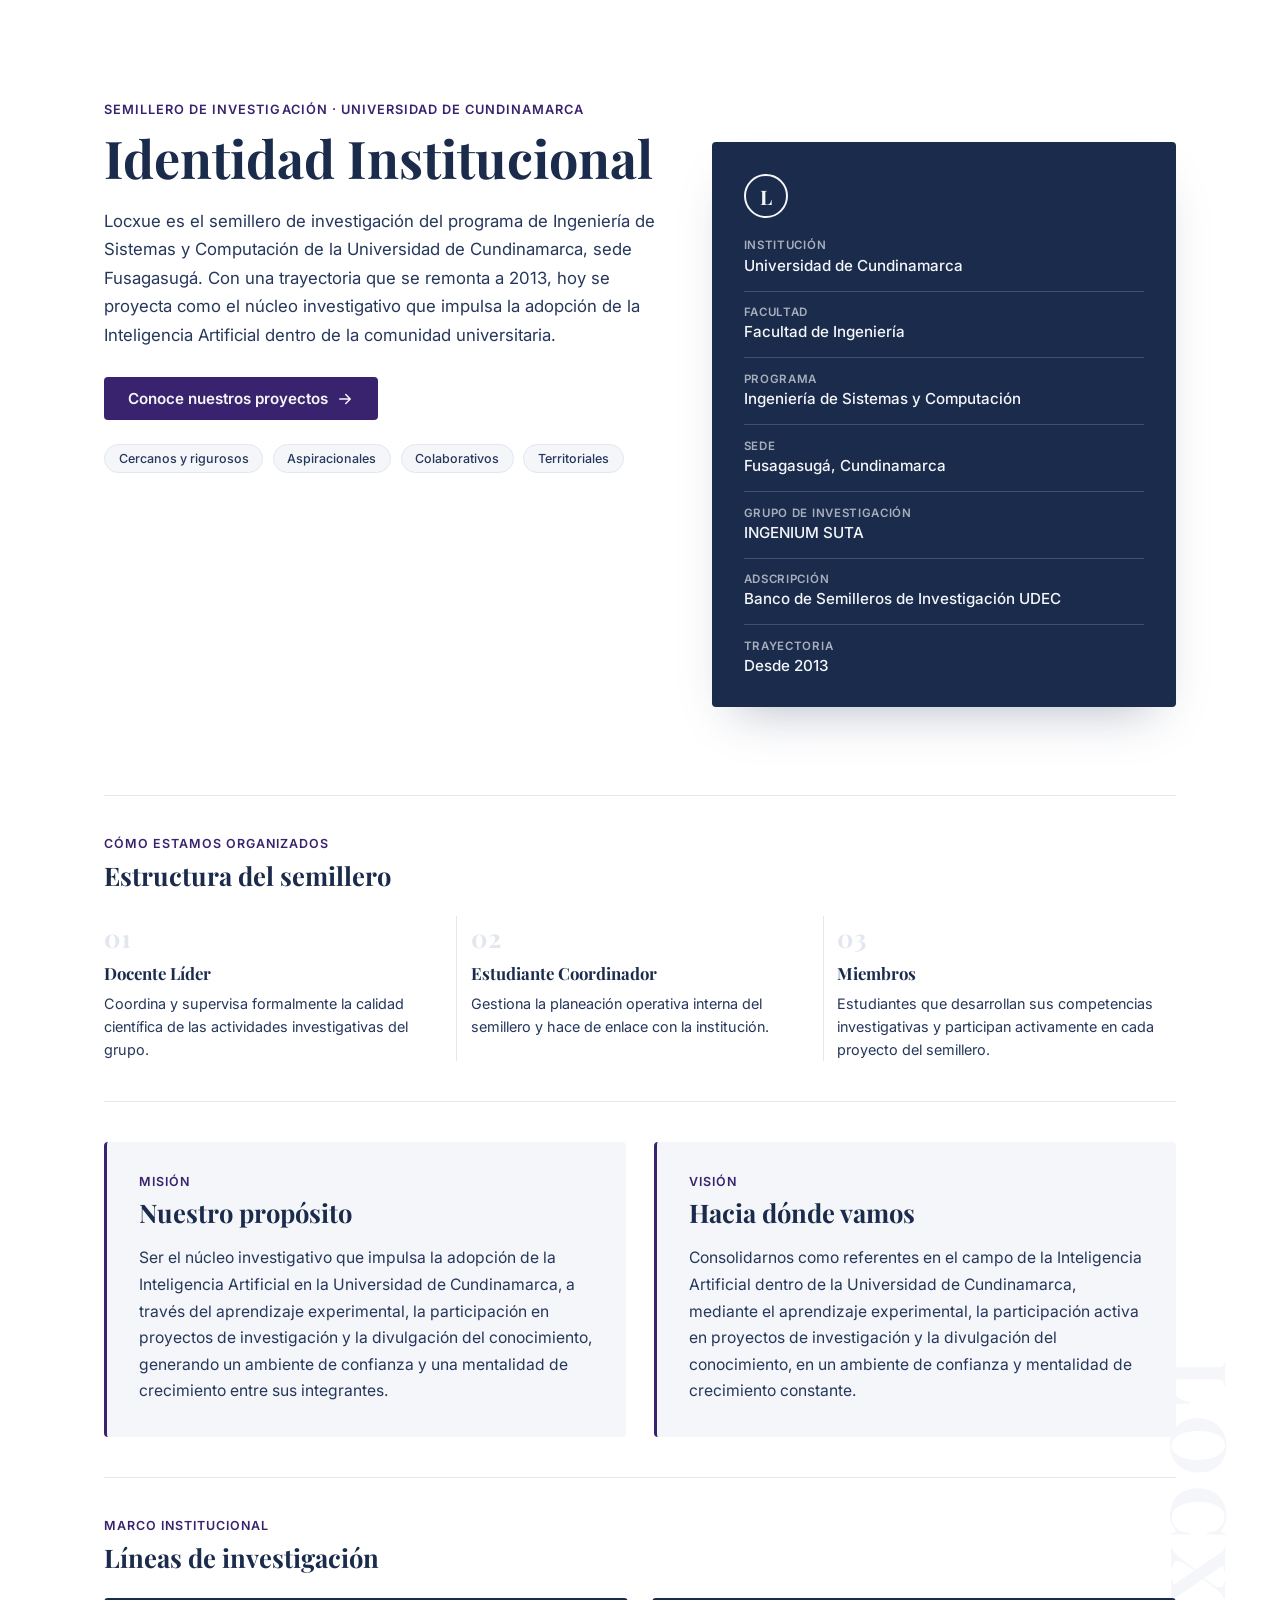
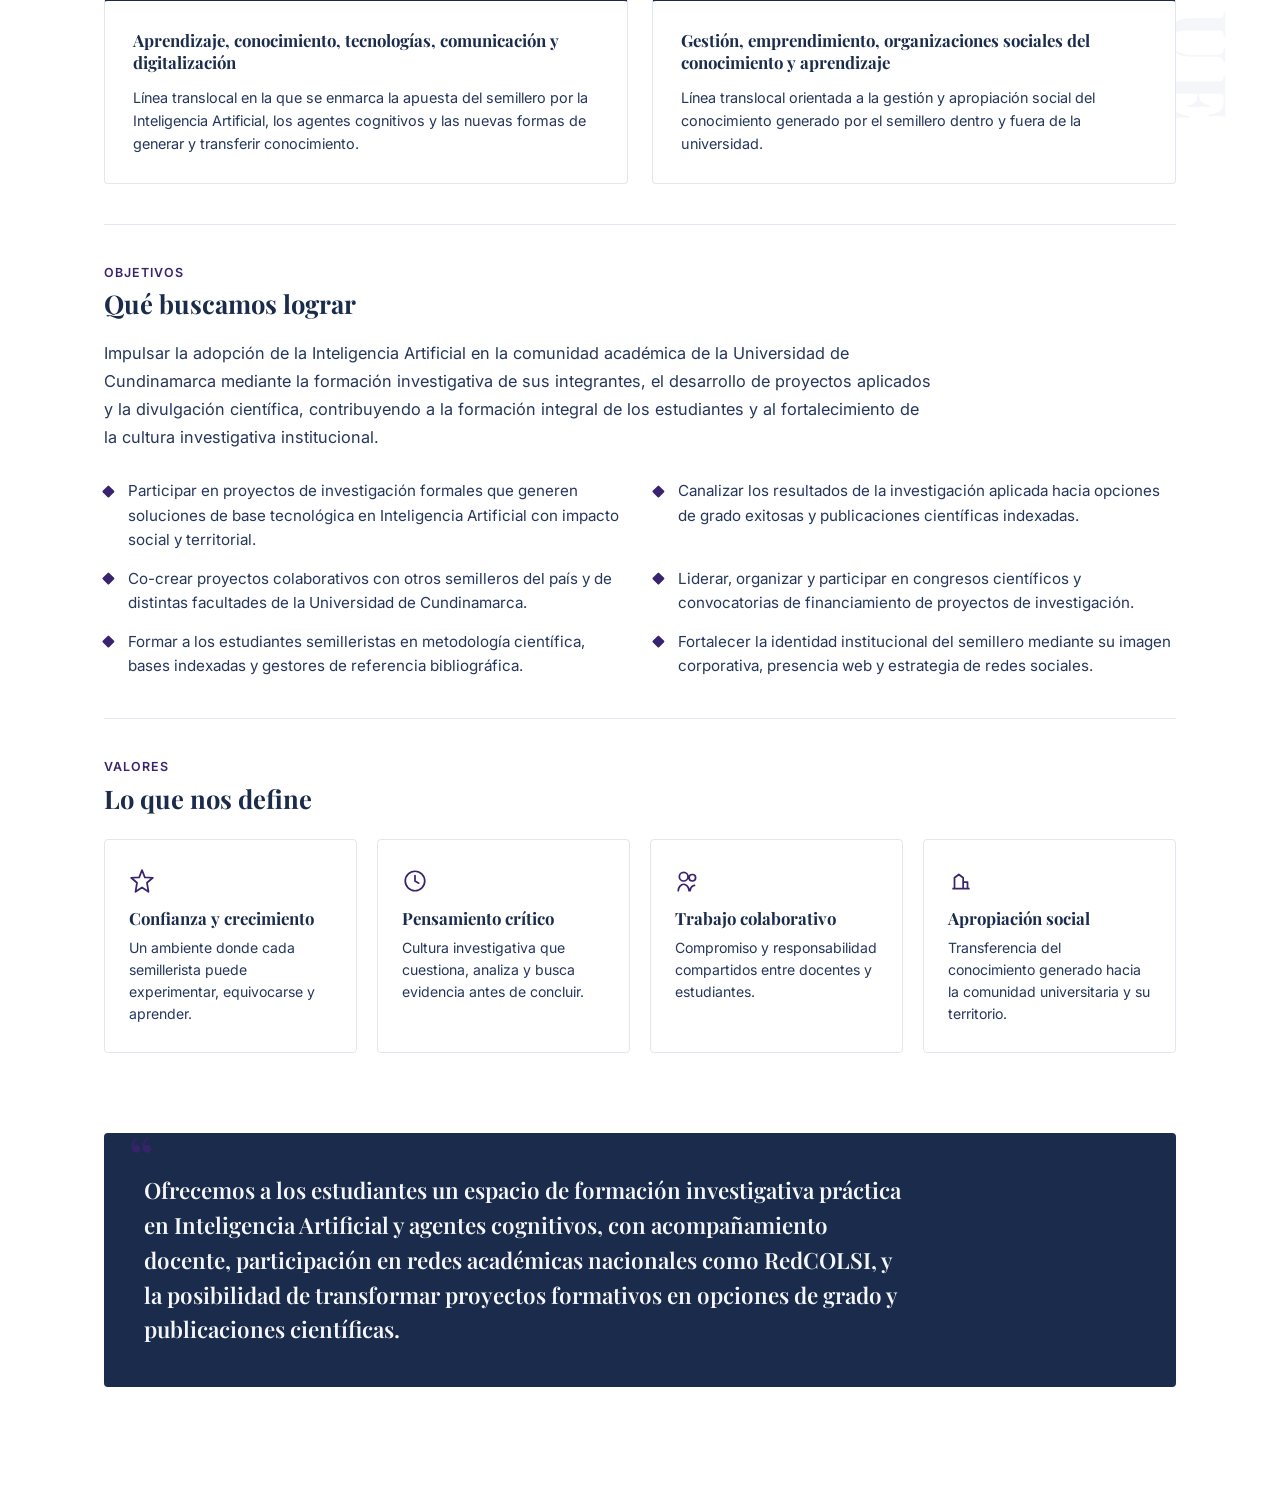
<file: contenido/01-institucional/Identidad-Institucional-Vista-Previa.html>
<!DOCTYPE html>
<html lang="es">
<head>
<meta charset="UTF-8">
<meta name="viewport" content="width=device-width, initial-scale=1.0">
<title>Identidad Institucional — LOCXUE (vista previa, todo incluido)</title>
<link rel="preconnect" href="https://fonts.googleapis.com">
<link rel="preconnect" href="https://fonts.gstatic.com" crossorigin>
<link href="https://fonts.googleapis.com/css2?family=Playfair+Display:wght@600;700&family=Inter:wght@400;500;600&display=swap" rel="stylesheet">
<style>
* { box-sizing: border-box; }
body { margin: 0; font-family: "Inter", sans-serif; }
/* ============================================================
   SECCIÓN: Identidad Institucional
   Semillero de Investigación LOCXUE — Universidad de Cundinamarca
   ============================================================
   Notas de integración:
   - Estilos completamente encapsulados bajo el bloque BEM ".identidad"
     para no colisionar con otras secciones del sitio.
   - Las variables --locxue-* están namespaced; si el proyecto ya
     define un archivo global de tokens (p. ej. tokens.css), estas
     declaraciones locales pueden eliminarse y heredar las globales
     sin tocar ninguna otra regla de este archivo.
   - Fuentes tipográficas: cargar globalmente en el <head> del sitio,
     por ejemplo:
       <link rel="preconnect" href="https://fonts.googleapis.com">
       <link href="https://fonts.googleapis.com/css2?family=Playfair+Display:wght@600;700&family=Inter:wght@400;500;600&display=swap" rel="stylesheet">
     Se incluye un fallback de sistema por si aún no están cargadas.
   ============================================================ */

.identidad {
  /* --- Tokens de marca (obligatorios, manual de identidad) --- */
  --locxue-azul: #1A2B4C;
  --locxue-azul-suave: #26375c;
  --locxue-morado: #3A236E;
  --locxue-morado-hover: #4d2f8f;
  --locxue-bg: #FFFFFF;
  --locxue-bg-alt: #F4F6F9;
  --locxue-texto-claro: #f4f6f9;
  --locxue-borde: #e2e6ee;

  --locxue-font-display: "Playfair Display", Georgia, "Times New Roman", serif;
  --locxue-font-body: "Inter", "Roboto", Helvetica, Arial, sans-serif;

  --locxue-radio: 4px;
  --locxue-sombra: 0 24px 48px -24px rgba(26, 43, 76, 0.35);

  position: relative;
  isolation: isolate;
  overflow: hidden;
  background: var(--locxue-bg);
  color: var(--locxue-azul);
  font-family: var(--locxue-font-body);
  padding-block: clamp(4rem, 8vw, 7rem);
}

/* ---------------------------------------------------------
   Marca de agua lateral (firma visual del semillero)
--------------------------------------------------------- */
.identidad__watermark {
  position: absolute;
  top: 50%;
  right: clamp(0.5rem, 2vw, 1.75rem);
  transform: translateY(-50%);
  writing-mode: vertical-rl;
  text-orientation: mixed;
  font-family: var(--locxue-font-display);
  font-weight: 700;
  font-size: clamp(2.5rem, 6vw, 5rem);
  letter-spacing: 0.12em;
  color: var(--locxue-bg-alt);
  z-index: 0;
  pointer-events: none;
  user-select: none;
}

.identidad__container {
  position: relative;
  z-index: 1;
  max-width: 72rem;
  margin-inline: auto;
  padding-inline: clamp(1.25rem, 4vw, 2.5rem);
}

/* ---------------------------------------------------------
   Encabezado + tarjeta de datos generales (superposición)
--------------------------------------------------------- */
.identidad__intro {
  position: relative;
  display: grid;
  grid-template-columns: 1.1fr 0.9fr;
  align-items: start;
  column-gap: 2.5rem;
  padding-bottom: clamp(3rem, 8vw, 5.5rem);
}

.identidad__intro-text {
  max-width: 36rem;
}

.identidad__eyebrow {
  margin: 0 0 0.75rem;
  font-size: 0.8rem;
  font-weight: 600;
  letter-spacing: 0.08em;
  text-transform: uppercase;
  color: var(--locxue-morado);
}

.identidad__titulo {
  margin: 0 0 1.25rem;
  font-family: var(--locxue-font-display);
  font-weight: 700;
  font-size: clamp(2.25rem, 4.5vw, 3.25rem);
  line-height: 1.1;
  color: var(--locxue-azul);
}

.identidad__lead {
  margin: 0 0 1.75rem;
  font-size: 1.05rem;
  line-height: 1.7;
  color: var(--locxue-azul-suave);
}

.identidad__cta {
  display: inline-flex;
  align-items: center;
  gap: 0.5rem;
  padding: 0.75rem 1.5rem;
  border-radius: var(--locxue-radio);
  background: var(--locxue-morado);
  color: var(--locxue-texto-claro);
  font-weight: 600;
  font-size: 0.95rem;
  text-decoration: none;
  transition: background-color 0.2s ease, transform 0.2s ease;
}

.identidad__cta-icon {
  transition: transform 0.2s ease;
}

.identidad__cta:hover,
.identidad__cta:focus-visible {
  background: var(--locxue-morado-hover);
  transform: translateX(2px);
}

.identidad__cta:hover .identidad__cta-icon,
.identidad__cta:focus-visible .identidad__cta-icon {
  transform: translateX(3px);
}

.identidad__cta:focus-visible {
  outline: 3px solid var(--locxue-morado);
  outline-offset: 3px;
}

/* Chips de tono de voz institucional */
.identidad__tags {
  display: flex;
  flex-wrap: wrap;
  gap: 0.6rem;
  margin: 1.5rem 0 0;
  padding: 0;
  list-style: none;
}

.identidad__tag {
  padding: 0.35rem 0.85rem;
  border: 1px solid var(--locxue-borde);
  border-radius: 999px;
  font-size: 0.78rem;
  font-weight: 500;
  color: var(--locxue-azul-suave);
  background: var(--locxue-bg-alt);
}

/* Tarjeta de datos generales: superpuesta con profundidad (z-index) */
.identidad__facts {
  position: relative;
  z-index: 2;
  margin-top: 2.5rem;
  padding: 2rem;
  background: var(--locxue-azul);
  color: var(--locxue-texto-claro);
  border-radius: var(--locxue-radio);
  box-shadow: var(--locxue-sombra);
}

.identidad__facts-logo {
  margin-bottom: 1.25rem;
}

.identidad__facts-logo-mark {
  display: inline-flex;
  align-items: center;
  justify-content: center;
  width: 2.75rem;
  height: 2.75rem;
  border: 2px solid var(--locxue-texto-claro);
  border-radius: 50%;
  font-family: var(--locxue-font-display);
  font-weight: 700;
  font-size: 1.25rem;
}

.identidad__facts-list {
  margin: 0;
  display: grid;
  gap: 1rem;
}

.identidad__fact {
  padding-top: 0.85rem;
  border-top: 1px solid rgba(244, 246, 249, 0.18);
}

.identidad__fact:first-child {
  padding-top: 0;
  border-top: none;
}

.identidad__fact dt {
  margin: 0 0 0.2rem;
  font-size: 0.72rem;
  font-weight: 600;
  letter-spacing: 0.06em;
  text-transform: uppercase;
  color: rgba(244, 246, 249, 0.65);
}

.identidad__fact dd {
  margin: 0;
  font-size: 0.95rem;
  font-weight: 500;
}

/* ---------------------------------------------------------
   Encabezados reutilizables de bloque (Misión/Visión, Objetivos, Valores)
--------------------------------------------------------- */
.identidad__card-eyebrow {
  margin: 0 0 0.4rem;
  font-size: 0.78rem;
  font-weight: 600;
  letter-spacing: 0.08em;
  text-transform: uppercase;
  color: var(--locxue-morado);
}

.identidad__card-titulo {
  margin: 0;
  font-family: var(--locxue-font-display);
  font-weight: 700;
  font-size: 1.6rem;
  color: var(--locxue-azul);
}

/* ---------------------------------------------------------
   Estructura del semillero (roles)
--------------------------------------------------------- */
.identidad__estructura {
  padding-block: clamp(1.5rem, 4vw, 2.5rem);
  border-top: 1px solid var(--locxue-borde);
}

.identidad__estructura-header {
  margin-bottom: 1.5rem;
}

.identidad__roles {
  margin: 0;
  padding: 0;
  list-style: none;
  display: grid;
  grid-template-columns: repeat(3, 1fr);
  gap: 1.75rem;
}

.identidad__rol {
  position: relative;
  padding-top: 0.25rem;
}

.identidad__rol-numero {
  display: block;
  margin-bottom: 0.5rem;
  font-family: var(--locxue-font-display);
  font-weight: 700;
  font-size: 1.6rem;
  color: var(--locxue-borde);
}

.identidad__rol-titulo {
  margin: 0 0 0.5rem;
  font-family: var(--locxue-font-display);
  font-weight: 700;
  font-size: 1.05rem;
  color: var(--locxue-azul);
}

.identidad__rol-texto {
  margin: 0;
  font-size: 0.9rem;
  line-height: 1.6;
  color: var(--locxue-azul-suave);
}

.identidad__rol:not(:last-child)::after {
  content: "";
  position: absolute;
  top: 0;
  right: -0.9rem;
  bottom: 0;
  width: 1px;
  background: var(--locxue-borde);
}

/* ---------------------------------------------------------
   Líneas de investigación institucionales
--------------------------------------------------------- */
.identidad__lineas {
  padding-block: clamp(1.5rem, 4vw, 2.5rem);
  border-top: 1px solid var(--locxue-borde);
}

.identidad__lineas-header {
  margin-bottom: 1.5rem;
}

.identidad__lineas-grid {
  display: grid;
  grid-template-columns: 1fr 1fr;
  gap: 1.5rem;
}

.identidad__linea {
  padding: 1.75rem;
  border-radius: var(--locxue-radio);
  background: var(--locxue-bg);
  border: 1px solid var(--locxue-borde);
  border-top: 3px solid var(--locxue-azul);
}

.identidad__linea-titulo {
  margin: 0 0 0.75rem;
  font-family: var(--locxue-font-display);
  font-weight: 700;
  font-size: 1.05rem;
  line-height: 1.35;
  color: var(--locxue-azul);
}

.identidad__linea-texto {
  margin: 0;
  font-size: 0.9rem;
  line-height: 1.6;
  color: var(--locxue-azul-suave);
}

/* ---------------------------------------------------------
   Misión y Visión
--------------------------------------------------------- */
.identidad__mv-grid {
  display: grid;
  grid-template-columns: 1fr 1fr;
  gap: 1.75rem;
  padding-block: clamp(1.5rem, 4vw, 2.5rem);
  border-top: 1px solid var(--locxue-borde);
}

.identidad__card {
  padding: 2rem;
  background: var(--locxue-bg-alt);
  border-radius: var(--locxue-radio);
  border-left: 3px solid var(--locxue-morado);
}

.identidad__card .identidad__card-titulo {
  margin: 0.35rem 0 1rem;
}

.identidad__card-texto {
  margin: 0;
  font-size: 0.98rem;
  line-height: 1.7;
  color: var(--locxue-azul-suave);
}

/* ---------------------------------------------------------
   Objetivos
--------------------------------------------------------- */
.identidad__objetivos {
  padding-block: clamp(1.5rem, 4vw, 2.5rem);
  border-top: 1px solid var(--locxue-borde);
}

.identidad__objetivos-header {
  margin-bottom: 1.25rem;
}

.identidad__objetivo-general {
  max-width: 52rem;
  margin: 0 0 1.75rem;
  font-size: 1.02rem;
  line-height: 1.7;
  color: var(--locxue-azul-suave);
}

.identidad__objetivo-lista {
  margin: 0;
  padding: 0;
  list-style: none;
  display: grid;
  grid-template-columns: 1fr 1fr;
  gap: 0.9rem 1.75rem;
}

.identidad__objetivo-item {
  position: relative;
  padding-left: 1.5rem;
  font-size: 0.95rem;
  line-height: 1.6;
  color: var(--locxue-azul-suave);
}

.identidad__objetivo-item::before {
  content: "";
  position: absolute;
  left: 0;
  top: 0.5em;
  width: 0.55rem;
  height: 0.55rem;
  border-radius: 1px;
  background: var(--locxue-morado);
  transform: rotate(45deg);
}

/* ---------------------------------------------------------
   Valores
--------------------------------------------------------- */
.identidad__valores {
  padding-block: clamp(1.5rem, 4vw, 2.5rem);
  border-top: 1px solid var(--locxue-borde);
}

.identidad__valores-header {
  margin-bottom: 1.5rem;
}

.identidad__valores-grid {
  margin: 0;
  padding: 0;
  list-style: none;
  display: grid;
  grid-template-columns: repeat(4, 1fr);
  gap: 1.25rem;
}

.identidad__valor {
  padding: 1.75rem 1.5rem;
  background: var(--locxue-bg);
  border: 1px solid var(--locxue-borde);
  border-radius: var(--locxue-radio);
  transition: transform 0.2s ease, box-shadow 0.2s ease, border-color 0.2s ease;
}

.identidad__valor:hover,
.identidad__valor:focus-within {
  transform: translateY(-4px);
  border-color: var(--locxue-morado);
  box-shadow: 0 16px 32px -20px rgba(58, 35, 110, 0.45);
}

.identidad__valor-icon {
  display: inline-flex;
  color: var(--locxue-morado);
  margin-bottom: 0.85rem;
}

.identidad__valor-titulo {
  margin: 0 0 0.5rem;
  font-family: var(--locxue-font-display);
  font-weight: 700;
  font-size: 1.05rem;
  color: var(--locxue-azul);
}

.identidad__valor-texto {
  margin: 0;
  font-size: 0.88rem;
  line-height: 1.55;
  color: var(--locxue-azul-suave);
}

/* ---------------------------------------------------------
   Propuesta de valor (cita destacada)
--------------------------------------------------------- */
.identidad__propuesta {
  margin-top: clamp(1.5rem, 4vw, 2.5rem);
  padding: clamp(1.75rem, 4vw, 2.5rem);
  background: var(--locxue-azul);
  border-radius: var(--locxue-radio);
  position: relative;
}

.identidad__propuesta::before {
  content: "\201C";
  position: absolute;
  top: -0.5rem;
  left: 1.5rem;
  font-family: var(--locxue-font-display);
  font-size: 4rem;
  line-height: 1;
  color: var(--locxue-morado);
  opacity: 0.85;
}

.identidad__propuesta-texto {
  margin: 0;
  max-width: 48rem;
  font-family: var(--locxue-font-display);
  font-weight: 600;
  font-size: clamp(1.15rem, 2.2vw, 1.4rem);
  line-height: 1.55;
  color: var(--locxue-texto-claro);
}

/* ---------------------------------------------------------
   Animaciones de aparición (mejora progresiva vía JS)
   Estado por defecto: totalmente visible sin JS.
--------------------------------------------------------- */
@media (prefers-reduced-motion: no-preference) {
  .identidad[data-js-ready] .identidad__reveal {
    opacity: 0;
    transform: translateY(16px);
    transition: opacity 0.6s ease, transform 0.6s ease;
  }

  .identidad[data-js-ready] .identidad__reveal.is-visible {
    opacity: 1;
    transform: translateY(0);
  }
}

/* ---------------------------------------------------------
   Responsive: tablet
--------------------------------------------------------- */
@media (max-width: 960px) {
  .identidad__intro {
    grid-template-columns: 1fr;
  }

  .identidad__facts {
    margin-top: 0;
  }

  .identidad__valores-grid {
    grid-template-columns: repeat(2, 1fr);
  }

  .identidad__objetivo-lista {
    grid-template-columns: 1fr;
  }

  .identidad__roles {
    grid-template-columns: 1fr;
    gap: 1.5rem;
  }

  .identidad__rol:not(:last-child)::after {
    display: none;
  }

  .identidad__lineas-grid {
    grid-template-columns: 1fr;
  }

  .identidad__watermark {
    font-size: clamp(2rem, 8vw, 3rem);
  }
}

/* ---------------------------------------------------------
   Responsive: móvil
--------------------------------------------------------- */
@media (max-width: 560px) {
  .identidad {
    padding-block: 3rem;
  }

  .identidad__watermark {
    display: none; /* evita interferir con la lectura en pantallas pequeñas */
  }

  .identidad__mv-grid {
    grid-template-columns: 1fr;
  }

  .identidad__valores-grid {
    grid-template-columns: 1fr;
  }

  .identidad__card,
  .identidad__facts {
    padding: 1.5rem;
  }
}

</style>
</head>
<body>
<!--
  ============================================================
  SECCIÓN: Identidad Institucional
  Semillero de Investigación LOCXUE — Universidad de Cundinamarca
  ============================================================
  Integración:
  - Este fragmento es independiente y modular. NO incluye <head>,
    <html> ni <body>: se inserta directamente donde corresponda
    dentro de web/index.html.
  - Requiere: assets/css/identidad-institucional.css
              assets/js/identidad-institucional.js (opcional, mejora progresiva)
  - Requiere que en el <head> global del sitio se carguen las
    fuentes tipográficas institucionales (ver comentario en el CSS).
  - No modifica ni depende de otras secciones del sitio.
  ============================================================
-->
<section id="identidad" class="identidad" aria-labelledby="identidad__titulo">

  <!-- Marca de agua lateral (elemento de marca, decorativo) -->
  <span class="identidad__watermark" aria-hidden="true">LOCXUE</span>

  <div class="identidad__container">

    <!-- ============ Encabezado + tarjeta de datos rápidos ============ -->
    <header class="identidad__intro">
      <div class="identidad__intro-text">
        <p class="identidad__eyebrow">Semillero de Investigación · Universidad de Cundinamarca</p>
        <h2 id="identidad__titulo" class="identidad__titulo">Identidad Institucional</h2>
        <p class="identidad__lead">
          Locxue es el semillero de investigación del programa de Ingeniería de Sistemas
          y Computación de la Universidad de Cundinamarca, sede Fusagasugá. Con una
          trayectoria que se remonta a 2013, hoy se proyecta como el núcleo investigativo
          que impulsa la adopción de la Inteligencia Artificial dentro de la comunidad
          universitaria.
        </p>
        <a class="identidad__cta" href="#proyectos">
          Conoce nuestros proyectos
          <svg class="identidad__cta-icon" viewBox="0 0 24 24" width="18" height="18" aria-hidden="true" focusable="false">
            <path d="M5 12h13M13 6l6 6-6 6" fill="none" stroke="currentColor" stroke-width="2" stroke-linecap="round" stroke-linejoin="round"/>
          </svg>
        </a>

        <ul class="identidad__tags" aria-label="Nuestra forma de comunicarnos">
          <li class="identidad__tag">Cercanos y rigurosos</li>
          <li class="identidad__tag">Aspiracionales</li>
          <li class="identidad__tag">Colaborativos</li>
          <li class="identidad__tag">Territoriales</li>
        </ul>
      </div>

      <!-- Tarjeta "Datos generales": superpuesta sobre el bloque de intro (profundidad visual) -->
      <aside class="identidad__facts" aria-label="Datos generales del semillero">
        <div class="identidad__facts-logo" aria-hidden="true">
          <!--
            Logotipo institucional: cargar siempre en formato .svg.
            Placeholder temporal (monograma) hasta disponer del archivo
            oficial en web/assets/img/logo-locxue.svg
          -->
          <span class="identidad__facts-logo-mark">L</span>
        </div>
        <dl class="identidad__facts-list">
          <div class="identidad__fact">
            <dt>Institución</dt>
            <dd>Universidad de Cundinamarca</dd>
          </div>
          <div class="identidad__fact">
            <dt>Facultad</dt>
            <dd>Facultad de Ingeniería</dd>
          </div>
          <div class="identidad__fact">
            <dt>Programa</dt>
            <dd>Ingeniería de Sistemas y Computación</dd>
          </div>
          <div class="identidad__fact">
            <dt>Sede</dt>
            <dd>Fusagasugá, Cundinamarca</dd>
          </div>
          <div class="identidad__fact">
            <dt>Grupo de investigación</dt>
            <dd>INGENIUM SUTA</dd>
          </div>
          <div class="identidad__fact">
            <dt>Adscripción</dt>
            <dd>Banco de Semilleros de Investigación UDEC</dd>
          </div>
          <div class="identidad__fact">
            <dt>Trayectoria</dt>
            <dd>Desde 2013</dd>
          </div>
        </dl>
      </aside>
    </header>

    <!-- ============ Estructura del semillero ============ -->
    <div class="identidad__estructura">
      <div class="identidad__estructura-header">
        <p class="identidad__card-eyebrow">Cómo estamos organizados</p>
        <h3 class="identidad__card-titulo">Estructura del semillero</h3>
      </div>

      <ol class="identidad__roles">
        <li class="identidad__rol">
          <span class="identidad__rol-numero" aria-hidden="true">01</span>
          <h4 class="identidad__rol-titulo">Docente Líder</h4>
          <p class="identidad__rol-texto">
            Coordina y supervisa formalmente la calidad científica de las
            actividades investigativas del grupo.
          </p>
        </li>
        <li class="identidad__rol">
          <span class="identidad__rol-numero" aria-hidden="true">02</span>
          <h4 class="identidad__rol-titulo">Estudiante Coordinador</h4>
          <p class="identidad__rol-texto">
            Gestiona la planeación operativa interna del semillero y hace de
            enlace con la institución.
          </p>
        </li>
        <li class="identidad__rol">
          <span class="identidad__rol-numero" aria-hidden="true">03</span>
          <h4 class="identidad__rol-titulo">Miembros</h4>
          <p class="identidad__rol-texto">
            Estudiantes que desarrollan sus competencias investigativas y
            participan activamente en cada proyecto del semillero.
          </p>
        </li>
      </ol>
    </div>

    <!-- ============ Misión y Visión ============ -->
    <div class="identidad__mv-grid">
      <article class="identidad__card identidad__card--mision">
        <p class="identidad__card-eyebrow">Misión</p>
        <h3 class="identidad__card-titulo">Nuestro propósito</h3>
        <p class="identidad__card-texto">
          Ser el núcleo investigativo que impulsa la adopción de la Inteligencia
          Artificial en la Universidad de Cundinamarca, a través del aprendizaje
          experimental, la participación en proyectos de investigación y la
          divulgación del conocimiento, generando un ambiente de confianza y una
          mentalidad de crecimiento entre sus integrantes.
        </p>
      </article>

      <article class="identidad__card identidad__card--vision">
        <p class="identidad__card-eyebrow">Visión</p>
        <h3 class="identidad__card-titulo">Hacia dónde vamos</h3>
        <p class="identidad__card-texto">
          Consolidarnos como referentes en el campo de la Inteligencia Artificial
          dentro de la Universidad de Cundinamarca, mediante el aprendizaje
          experimental, la participación activa en proyectos de investigación y la
          divulgación del conocimiento, en un ambiente de confianza y mentalidad
          de crecimiento constante.
        </p>
      </article>
    </div>

    <!-- ============ Líneas de investigación institucionales ============ -->
    <div class="identidad__lineas">
      <div class="identidad__lineas-header">
        <p class="identidad__card-eyebrow">Marco institucional</p>
        <h3 class="identidad__card-titulo">Líneas de investigación</h3>
      </div>

      <div class="identidad__lineas-grid">
        <article class="identidad__linea">
          <h4 class="identidad__linea-titulo">
            Aprendizaje, conocimiento, tecnologías, comunicación y digitalización
          </h4>
          <p class="identidad__linea-texto">
            Línea translocal en la que se enmarca la apuesta del semillero por
            la Inteligencia Artificial, los agentes cognitivos y las nuevas
            formas de generar y transferir conocimiento.
          </p>
        </article>
        <article class="identidad__linea">
          <h4 class="identidad__linea-titulo">
            Gestión, emprendimiento, organizaciones sociales del conocimiento y aprendizaje
          </h4>
          <p class="identidad__linea-texto">
            Línea translocal orientada a la gestión y apropiación social del
            conocimiento generado por el semillero dentro y fuera de la
            universidad.
          </p>
        </article>
      </div>
    </div>

    <!-- ============ Objetivos ============ -->
    <div class="identidad__objetivos">
      <div class="identidad__objetivos-header">
        <p class="identidad__card-eyebrow">Objetivos</p>
        <h3 class="identidad__card-titulo">Qué buscamos lograr</h3>
      </div>

      <p class="identidad__objetivo-general">
        Impulsar la adopción de la Inteligencia Artificial en la comunidad académica
        de la Universidad de Cundinamarca mediante la formación investigativa de sus
        integrantes, el desarrollo de proyectos aplicados y la divulgación científica,
        contribuyendo a la formación integral de los estudiantes y al fortalecimiento
        de la cultura investigativa institucional.
      </p>

      <ul class="identidad__objetivo-lista">
        <li class="identidad__objetivo-item">
          Participar en proyectos de investigación formales que generen soluciones de
          base tecnológica en Inteligencia Artificial con impacto social y territorial.
        </li>
        <li class="identidad__objetivo-item">
          Canalizar los resultados de la investigación aplicada hacia opciones de
          grado exitosas y publicaciones científicas indexadas.
        </li>
        <li class="identidad__objetivo-item">
          Co-crear proyectos colaborativos con otros semilleros del país y de
          distintas facultades de la Universidad de Cundinamarca.
        </li>
        <li class="identidad__objetivo-item">
          Liderar, organizar y participar en congresos científicos y convocatorias
          de financiamiento de proyectos de investigación.
        </li>
        <li class="identidad__objetivo-item">
          Formar a los estudiantes semilleristas en metodología científica, bases
          indexadas y gestores de referencia bibliográfica.
        </li>
        <li class="identidad__objetivo-item">
          Fortalecer la identidad institucional del semillero mediante su imagen
          corporativa, presencia web y estrategia de redes sociales.
        </li>
      </ul>
    </div>

    <!-- ============ Valores ============ -->
    <div class="identidad__valores">
      <div class="identidad__valores-header">
        <p class="identidad__card-eyebrow">Valores</p>
        <h3 class="identidad__card-titulo">Lo que nos define</h3>
      </div>

      <ul class="identidad__valores-grid">
        <li class="identidad__valor">
          <span class="identidad__valor-icon" aria-hidden="true">
            <svg viewBox="0 0 24 24" width="26" height="26"><path d="M12 2l2.6 6.6L22 9l-5.4 4.6L18 22l-6-4-6 4 1.4-8.4L2 9l7.4-.4L12 2z" fill="none" stroke="currentColor" stroke-width="1.6" stroke-linejoin="round"/></svg>
          </span>
          <h4 class="identidad__valor-titulo">Confianza y crecimiento</h4>
          <p class="identidad__valor-texto">Un ambiente donde cada semillerista puede experimentar, equivocarse y aprender.</p>
        </li>
        <li class="identidad__valor">
          <span class="identidad__valor-icon" aria-hidden="true">
            <svg viewBox="0 0 24 24" width="26" height="26"><circle cx="12" cy="12" r="9" fill="none" stroke="currentColor" stroke-width="1.6"/><path d="M12 7v5l3.5 2" fill="none" stroke="currentColor" stroke-width="1.6" stroke-linecap="round"/></svg>
          </span>
          <h4 class="identidad__valor-titulo">Pensamiento crítico</h4>
          <p class="identidad__valor-texto">Cultura investigativa que cuestiona, analiza y busca evidencia antes de concluir.</p>
        </li>
        <li class="identidad__valor">
          <span class="identidad__valor-icon" aria-hidden="true">
            <svg viewBox="0 0 24 24" width="26" height="26"><path d="M8 12a4 4 0 100-8 4 4 0 000 8zM3 21c0-3.3 2.7-6 5-6s5 2.7 5 6M16 12a3 3 0 100-6 3 3 0 000 6zM14 21c.2-2.6 1.9-4.6 4-5" fill="none" stroke="currentColor" stroke-width="1.6" stroke-linecap="round" stroke-linejoin="round"/></svg>
          </span>
          <h4 class="identidad__valor-titulo">Trabajo colaborativo</h4>
          <p class="identidad__valor-texto">Compromiso y responsabilidad compartidos entre docentes y estudiantes.</p>
        </li>
        <li class="identidad__valor">
          <span class="identidad__valor-icon" aria-hidden="true">
            <svg viewBox="0 0 24 24" width="26" height="26"><path d="M4 19h16M6 19V9l4-3 4 3v10M14 19v-6h4v6" fill="none" stroke="currentColor" stroke-width="1.6" stroke-linejoin="round"/></svg>
          </span>
          <h4 class="identidad__valor-titulo">Apropiación social</h4>
          <p class="identidad__valor-texto">Transferencia del conocimiento generado hacia la comunidad universitaria y su territorio.</p>
        </li>
      </ul>
    </div>

    <!-- ============ Propuesta de valor ============ -->
    <div class="identidad__propuesta">
      <p class="identidad__propuesta-texto">
        Ofrecemos a los estudiantes un espacio de formación investigativa práctica en
        Inteligencia Artificial y agentes cognitivos, con acompañamiento docente,
        participación en redes académicas nacionales como RedCOLSI, y la posibilidad
        de transformar proyectos formativos en opciones de grado y publicaciones
        científicas.
      </p>
    </div>

  </div>
</section>

<script>
/**
 * Sección: Identidad Institucional — Semillero LOCXUE
 * Mejora progresiva: animación discreta de aparición al hacer scroll.
 *
 * - Si este script no se carga, la sección se ve y funciona igual,
 *   solo sin la animación (ver CSS: estado visible por defecto).
 * - Respeta prefers-reduced-motion (delegado también al CSS).
 * - No depende de ninguna otra sección ni modifica el DOM fuera
 *   de "#identidad".
 */
(function () {
  "use strict";

  var section = document.getElementById("identidad");
  if (!section) return;

  var prefersReducedMotion = window.matchMedia(
    "(prefers-reduced-motion: reduce)"
  ).matches;

  if (prefersReducedMotion || !("IntersectionObserver" in window)) {
    return;
  }

  // Marca la sección como lista para animar (activa las reglas CSS
  // que ocultan los elementos .identidad__reveal antes de aparecer).
  section.setAttribute("data-js-ready", "");

  var revealTargets = section.querySelectorAll(
    ".identidad__card, .identidad__valor, .identidad__facts, .identidad__propuesta, .identidad__rol, .identidad__linea"
  );

  revealTargets.forEach(function (el) {
    el.classList.add("identidad__reveal");
  });

  var observer = new IntersectionObserver(
    function (entries) {
      entries.forEach(function (entry) {
        if (entry.isIntersecting) {
          entry.target.classList.add("is-visible");
          observer.unobserve(entry.target);
        }
      });
    },
    { threshold: 0.15, rootMargin: "0px 0px -40px 0px" }
  );

  revealTargets.forEach(function (el) {
    observer.observe(el);
  });
})();

</script>
</body>
</html>
</file>
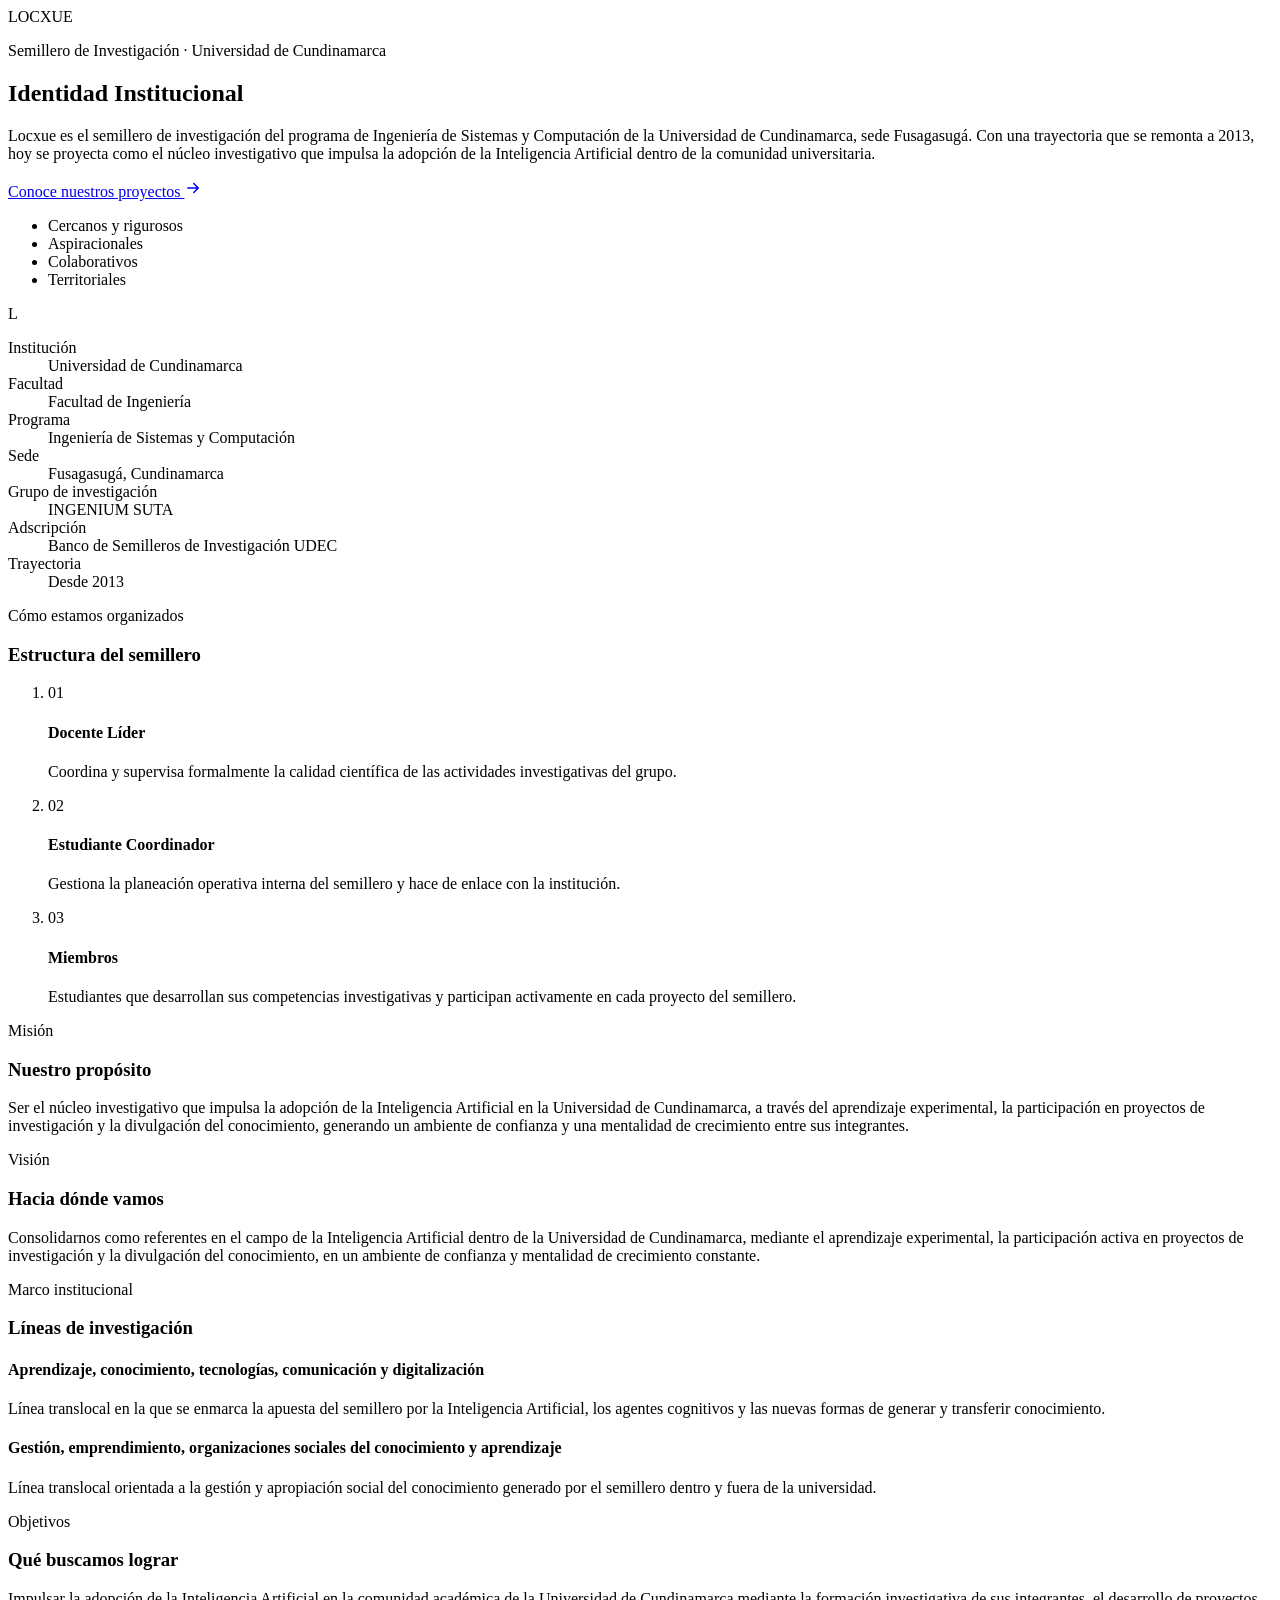
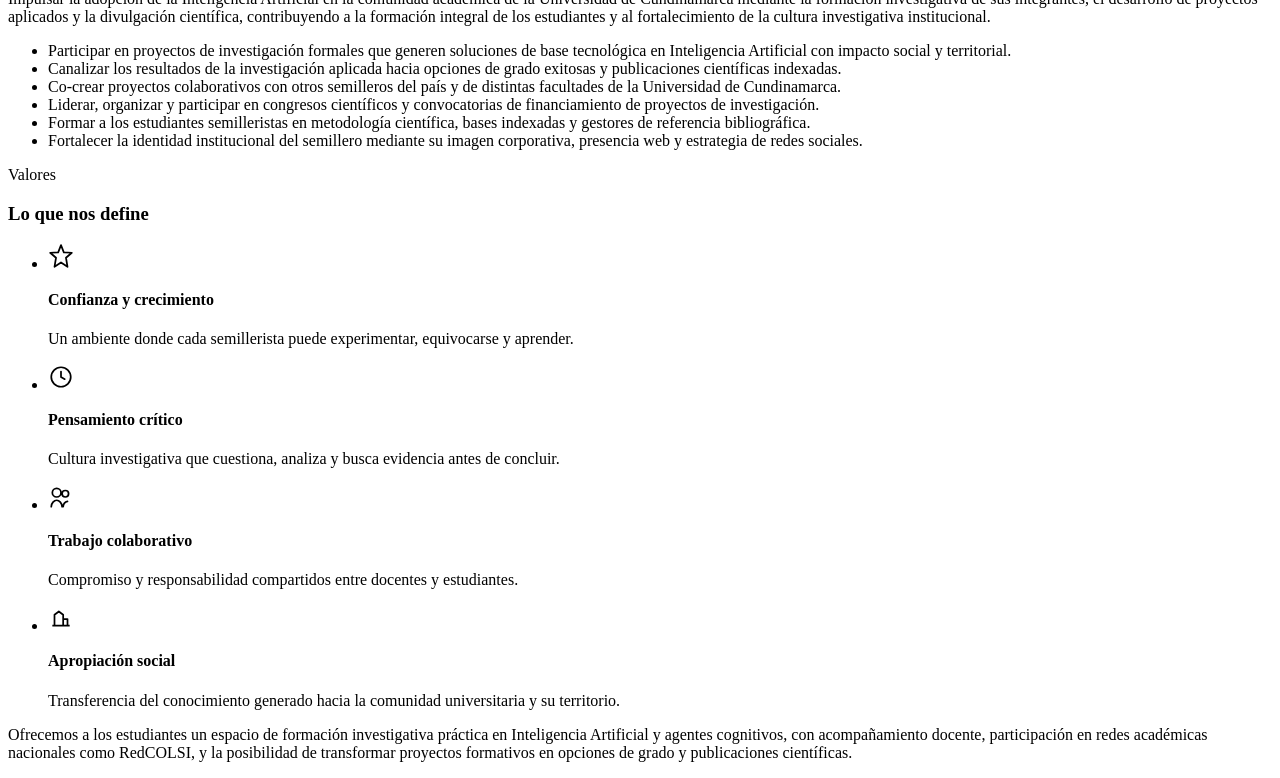
<file: contenido/01-institucional/Identidad-Institucional.html>
<!--
  ============================================================
  SECCIÓN: Identidad Institucional
  Semillero de Investigación LOCXUE — Universidad de Cundinamarca
  ============================================================
  Integración:
  - Este fragmento es independiente y modular. NO incluye <head>,
    <html> ni <body>: se inserta directamente donde corresponda
    dentro de web/index.html.
  - Requiere: assets/css/identidad-institucional.css
              assets/js/identidad-institucional.js (opcional, mejora progresiva)
  - Requiere que en el <head> global del sitio se carguen las
    fuentes tipográficas institucionales (ver comentario en el CSS).
  - No modifica ni depende de otras secciones del sitio.
  ============================================================
-->
<section id="identidad" class="identidad" aria-labelledby="identidad__titulo">

  <!-- Marca de agua lateral (elemento de marca, decorativo) -->
  <span class="identidad__watermark" aria-hidden="true">LOCXUE</span>

  <div class="identidad__container">

    <!-- ============ Encabezado + tarjeta de datos rápidos ============ -->
    <header class="identidad__intro">
      <div class="identidad__intro-text">
        <p class="identidad__eyebrow">Semillero de Investigación · Universidad de Cundinamarca</p>
        <h2 id="identidad__titulo" class="identidad__titulo">Identidad Institucional</h2>
        <p class="identidad__lead">
          Locxue es el semillero de investigación del programa de Ingeniería de Sistemas
          y Computación de la Universidad de Cundinamarca, sede Fusagasugá. Con una
          trayectoria que se remonta a 2013, hoy se proyecta como el núcleo investigativo
          que impulsa la adopción de la Inteligencia Artificial dentro de la comunidad
          universitaria.
        </p>
        <a class="identidad__cta" href="#proyectos">
          Conoce nuestros proyectos
          <svg class="identidad__cta-icon" viewBox="0 0 24 24" width="18" height="18" aria-hidden="true" focusable="false">
            <path d="M5 12h13M13 6l6 6-6 6" fill="none" stroke="currentColor" stroke-width="2" stroke-linecap="round" stroke-linejoin="round"/>
          </svg>
        </a>

        <ul class="identidad__tags" aria-label="Nuestra forma de comunicarnos">
          <li class="identidad__tag">Cercanos y rigurosos</li>
          <li class="identidad__tag">Aspiracionales</li>
          <li class="identidad__tag">Colaborativos</li>
          <li class="identidad__tag">Territoriales</li>
        </ul>
      </div>

      <!-- Tarjeta "Datos generales": superpuesta sobre el bloque de intro (profundidad visual) -->
      <aside class="identidad__facts" aria-label="Datos generales del semillero">
        <div class="identidad__facts-logo" aria-hidden="true">
          <!--
            Logotipo institucional: cargar siempre en formato .svg.
            Placeholder temporal (monograma) hasta disponer del archivo
            oficial en web/assets/img/logo-locxue.svg
          -->
          <span class="identidad__facts-logo-mark">L</span>
        </div>
        <dl class="identidad__facts-list">
          <div class="identidad__fact">
            <dt>Institución</dt>
            <dd>Universidad de Cundinamarca</dd>
          </div>
          <div class="identidad__fact">
            <dt>Facultad</dt>
            <dd>Facultad de Ingeniería</dd>
          </div>
          <div class="identidad__fact">
            <dt>Programa</dt>
            <dd>Ingeniería de Sistemas y Computación</dd>
          </div>
          <div class="identidad__fact">
            <dt>Sede</dt>
            <dd>Fusagasugá, Cundinamarca</dd>
          </div>
          <div class="identidad__fact">
            <dt>Grupo de investigación</dt>
            <dd>INGENIUM SUTA</dd>
          </div>
          <div class="identidad__fact">
            <dt>Adscripción</dt>
            <dd>Banco de Semilleros de Investigación UDEC</dd>
          </div>
          <div class="identidad__fact">
            <dt>Trayectoria</dt>
            <dd>Desde 2013</dd>
          </div>
        </dl>
      </aside>
    </header>

    <!-- ============ Estructura del semillero ============ -->
    <div class="identidad__estructura">
      <div class="identidad__estructura-header">
        <p class="identidad__card-eyebrow">Cómo estamos organizados</p>
        <h3 class="identidad__card-titulo">Estructura del semillero</h3>
      </div>

      <ol class="identidad__roles">
        <li class="identidad__rol">
          <span class="identidad__rol-numero" aria-hidden="true">01</span>
          <h4 class="identidad__rol-titulo">Docente Líder</h4>
          <p class="identidad__rol-texto">
            Coordina y supervisa formalmente la calidad científica de las
            actividades investigativas del grupo.
          </p>
        </li>
        <li class="identidad__rol">
          <span class="identidad__rol-numero" aria-hidden="true">02</span>
          <h4 class="identidad__rol-titulo">Estudiante Coordinador</h4>
          <p class="identidad__rol-texto">
            Gestiona la planeación operativa interna del semillero y hace de
            enlace con la institución.
          </p>
        </li>
        <li class="identidad__rol">
          <span class="identidad__rol-numero" aria-hidden="true">03</span>
          <h4 class="identidad__rol-titulo">Miembros</h4>
          <p class="identidad__rol-texto">
            Estudiantes que desarrollan sus competencias investigativas y
            participan activamente en cada proyecto del semillero.
          </p>
        </li>
      </ol>
    </div>

    <!-- ============ Misión y Visión ============ -->
    <div class="identidad__mv-grid">
      <article class="identidad__card identidad__card--mision">
        <p class="identidad__card-eyebrow">Misión</p>
        <h3 class="identidad__card-titulo">Nuestro propósito</h3>
        <p class="identidad__card-texto">
          Ser el núcleo investigativo que impulsa la adopción de la Inteligencia
          Artificial en la Universidad de Cundinamarca, a través del aprendizaje
          experimental, la participación en proyectos de investigación y la
          divulgación del conocimiento, generando un ambiente de confianza y una
          mentalidad de crecimiento entre sus integrantes.
        </p>
      </article>

      <article class="identidad__card identidad__card--vision">
        <p class="identidad__card-eyebrow">Visión</p>
        <h3 class="identidad__card-titulo">Hacia dónde vamos</h3>
        <p class="identidad__card-texto">
          Consolidarnos como referentes en el campo de la Inteligencia Artificial
          dentro de la Universidad de Cundinamarca, mediante el aprendizaje
          experimental, la participación activa en proyectos de investigación y la
          divulgación del conocimiento, en un ambiente de confianza y mentalidad
          de crecimiento constante.
        </p>
      </article>
    </div>

    <!-- ============ Líneas de investigación institucionales ============ -->
    <div class="identidad__lineas">
      <div class="identidad__lineas-header">
        <p class="identidad__card-eyebrow">Marco institucional</p>
        <h3 class="identidad__card-titulo">Líneas de investigación</h3>
      </div>

      <div class="identidad__lineas-grid">
        <article class="identidad__linea">
          <h4 class="identidad__linea-titulo">
            Aprendizaje, conocimiento, tecnologías, comunicación y digitalización
          </h4>
          <p class="identidad__linea-texto">
            Línea translocal en la que se enmarca la apuesta del semillero por
            la Inteligencia Artificial, los agentes cognitivos y las nuevas
            formas de generar y transferir conocimiento.
          </p>
        </article>
        <article class="identidad__linea">
          <h4 class="identidad__linea-titulo">
            Gestión, emprendimiento, organizaciones sociales del conocimiento y aprendizaje
          </h4>
          <p class="identidad__linea-texto">
            Línea translocal orientada a la gestión y apropiación social del
            conocimiento generado por el semillero dentro y fuera de la
            universidad.
          </p>
        </article>
      </div>
    </div>

    <!-- ============ Objetivos ============ -->
    <div class="identidad__objetivos">
      <div class="identidad__objetivos-header">
        <p class="identidad__card-eyebrow">Objetivos</p>
        <h3 class="identidad__card-titulo">Qué buscamos lograr</h3>
      </div>

      <p class="identidad__objetivo-general">
        Impulsar la adopción de la Inteligencia Artificial en la comunidad académica
        de la Universidad de Cundinamarca mediante la formación investigativa de sus
        integrantes, el desarrollo de proyectos aplicados y la divulgación científica,
        contribuyendo a la formación integral de los estudiantes y al fortalecimiento
        de la cultura investigativa institucional.
      </p>

      <ul class="identidad__objetivo-lista">
        <li class="identidad__objetivo-item">
          Participar en proyectos de investigación formales que generen soluciones de
          base tecnológica en Inteligencia Artificial con impacto social y territorial.
        </li>
        <li class="identidad__objetivo-item">
          Canalizar los resultados de la investigación aplicada hacia opciones de
          grado exitosas y publicaciones científicas indexadas.
        </li>
        <li class="identidad__objetivo-item">
          Co-crear proyectos colaborativos con otros semilleros del país y de
          distintas facultades de la Universidad de Cundinamarca.
        </li>
        <li class="identidad__objetivo-item">
          Liderar, organizar y participar en congresos científicos y convocatorias
          de financiamiento de proyectos de investigación.
        </li>
        <li class="identidad__objetivo-item">
          Formar a los estudiantes semilleristas en metodología científica, bases
          indexadas y gestores de referencia bibliográfica.
        </li>
        <li class="identidad__objetivo-item">
          Fortalecer la identidad institucional del semillero mediante su imagen
          corporativa, presencia web y estrategia de redes sociales.
        </li>
      </ul>
    </div>

    <!-- ============ Valores ============ -->
    <div class="identidad__valores">
      <div class="identidad__valores-header">
        <p class="identidad__card-eyebrow">Valores</p>
        <h3 class="identidad__card-titulo">Lo que nos define</h3>
      </div>

      <ul class="identidad__valores-grid">
        <li class="identidad__valor">
          <span class="identidad__valor-icon" aria-hidden="true">
            <svg viewBox="0 0 24 24" width="26" height="26"><path d="M12 2l2.6 6.6L22 9l-5.4 4.6L18 22l-6-4-6 4 1.4-8.4L2 9l7.4-.4L12 2z" fill="none" stroke="currentColor" stroke-width="1.6" stroke-linejoin="round"/></svg>
          </span>
          <h4 class="identidad__valor-titulo">Confianza y crecimiento</h4>
          <p class="identidad__valor-texto">Un ambiente donde cada semillerista puede experimentar, equivocarse y aprender.</p>
        </li>
        <li class="identidad__valor">
          <span class="identidad__valor-icon" aria-hidden="true">
            <svg viewBox="0 0 24 24" width="26" height="26"><circle cx="12" cy="12" r="9" fill="none" stroke="currentColor" stroke-width="1.6"/><path d="M12 7v5l3.5 2" fill="none" stroke="currentColor" stroke-width="1.6" stroke-linecap="round"/></svg>
          </span>
          <h4 class="identidad__valor-titulo">Pensamiento crítico</h4>
          <p class="identidad__valor-texto">Cultura investigativa que cuestiona, analiza y busca evidencia antes de concluir.</p>
        </li>
        <li class="identidad__valor">
          <span class="identidad__valor-icon" aria-hidden="true">
            <svg viewBox="0 0 24 24" width="26" height="26"><path d="M8 12a4 4 0 100-8 4 4 0 000 8zM3 21c0-3.3 2.7-6 5-6s5 2.7 5 6M16 12a3 3 0 100-6 3 3 0 000 6zM14 21c.2-2.6 1.9-4.6 4-5" fill="none" stroke="currentColor" stroke-width="1.6" stroke-linecap="round" stroke-linejoin="round"/></svg>
          </span>
          <h4 class="identidad__valor-titulo">Trabajo colaborativo</h4>
          <p class="identidad__valor-texto">Compromiso y responsabilidad compartidos entre docentes y estudiantes.</p>
        </li>
        <li class="identidad__valor">
          <span class="identidad__valor-icon" aria-hidden="true">
            <svg viewBox="0 0 24 24" width="26" height="26"><path d="M4 19h16M6 19V9l4-3 4 3v10M14 19v-6h4v6" fill="none" stroke="currentColor" stroke-width="1.6" stroke-linejoin="round"/></svg>
          </span>
          <h4 class="identidad__valor-titulo">Apropiación social</h4>
          <p class="identidad__valor-texto">Transferencia del conocimiento generado hacia la comunidad universitaria y su territorio.</p>
        </li>
      </ul>
    </div>

    <!-- ============ Propuesta de valor ============ -->
    <div class="identidad__propuesta">
      <p class="identidad__propuesta-texto">
        Ofrecemos a los estudiantes un espacio de formación investigativa práctica en
        Inteligencia Artificial y agentes cognitivos, con acompañamiento docente,
        participación en redes académicas nacionales como RedCOLSI, y la posibilidad
        de transformar proyectos formativos en opciones de grado y publicaciones
        científicas.
      </p>
    </div>

  </div>
</section>
</file>
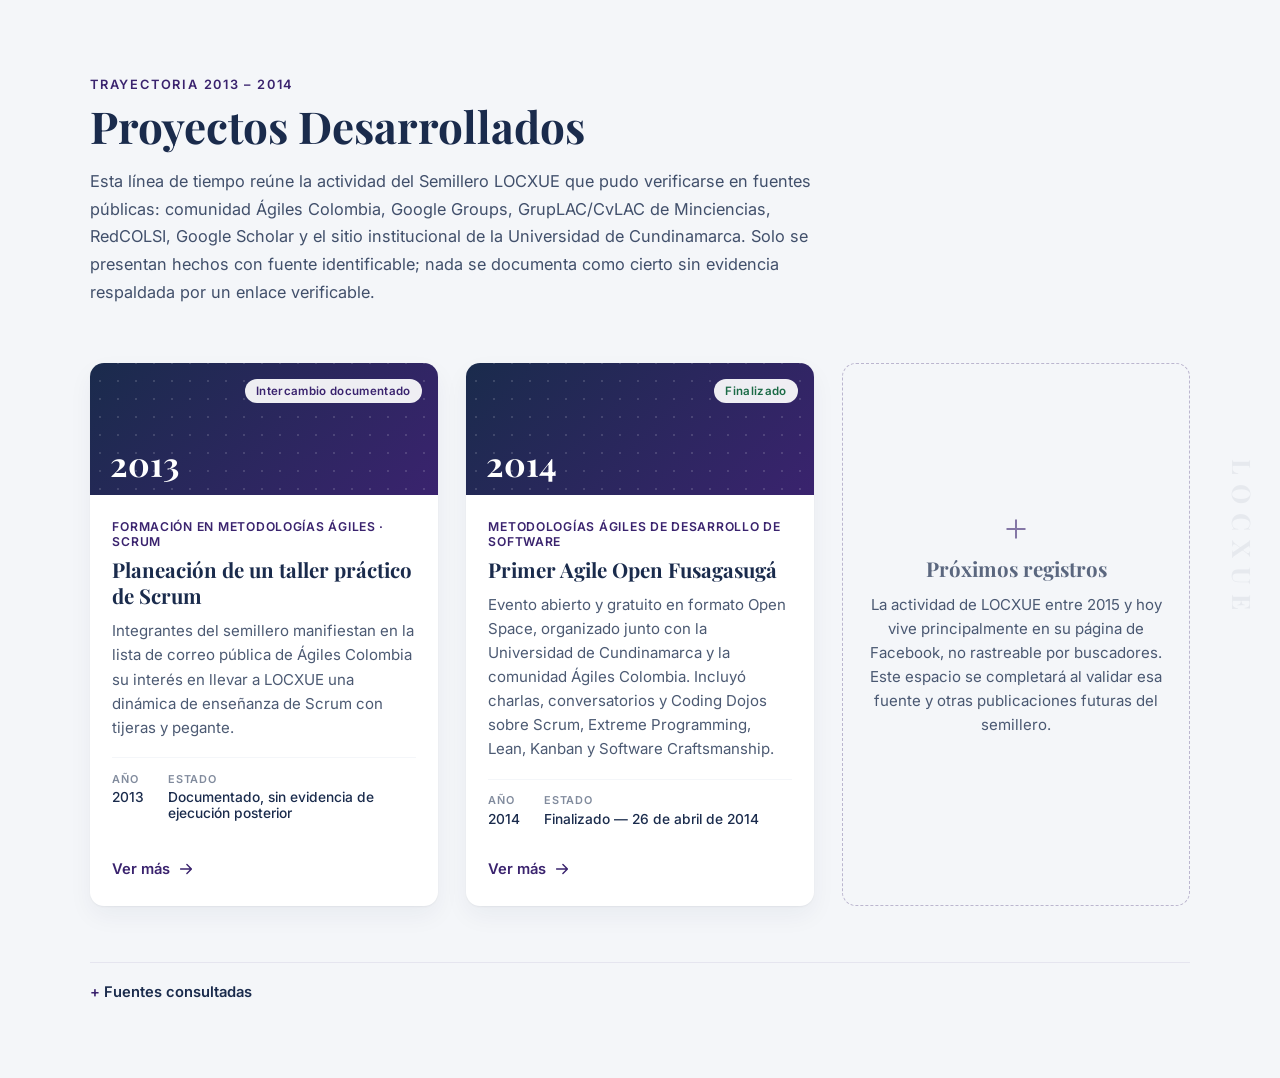
<file: contenido/03-proyectos/preview.html>
<!DOCTYPE html>
<html lang="es">
<head>
  <meta charset="UTF-8" />
  <meta name="viewport" content="width=device-width, initial-scale=1.0" />
  <title>Vista previa — Proyectos Desarrollados · LOCXUE</title>

  <!--
    Esta previsualización SOLO sirve para revisar la sección de
    forma aislada. En el sitio final, estos <link> de Google
    Fonts deben cargarse una única vez desde el <head> del
    index.html principal, no repetirse por cada sección.
  -->
  <link rel="preconnect" href="https://fonts.googleapis.com" />
  <link rel="preconnect" href="https://fonts.gstatic.com" crossorigin />
  <link
    href="https://fonts.googleapis.com/css2?family=Playfair+Display:wght@600;700&family=Inter:wght@400;500;600&display=swap"
    rel="stylesheet"
  />

  <link rel="stylesheet" href="proyectos.css" />

  <style>
    /* Reset mínimo, solo para esta vista previa aislada */
    * { box-sizing: border-box; }
    body { margin: 0; font-family: "Inter", sans-serif; }
  </style>
</head>
<body>

  <!-- ===== INICIO — contenido de proyectos.html ===== -->
  <section class="locxue-proyectos" id="proyectos" aria-labelledby="proyectos-heading">

    <span class="locxue-proyectos__watermark" aria-hidden="true">LOCXUE</span>

    <div class="locxue-proyectos__container">

      <header class="locxue-proyectos__header">
        <p class="locxue-proyectos__eyebrow">Trayectoria 2013 – 2014</p>
        <h2 class="locxue-proyectos__title" id="proyectos-heading">Proyectos Desarrollados</h2>
        <p class="locxue-proyectos__intro">
          Esta línea de tiempo reúne la actividad del Semillero LOCXUE que pudo
          verificarse en fuentes públicas: comunidad Ágiles Colombia,
          Google Groups, GrupLAC/CvLAC de Minciencias, RedCOLSI, Google Scholar
          y el sitio institucional de la Universidad de Cundinamarca. Solo se
          presentan hechos con fuente identificable; nada se documenta como
          cierto sin evidencia respaldada por un enlace verificable.
        </p>
      </header>

      <ul class="locxue-proyectos__grid" role="list">

        <li>
          <article class="proyecto-card" data-project="2013-taller-scrum">
            <div class="proyecto-card__media" aria-hidden="true">
              <span class="proyecto-card__media-pattern"></span>
              <span class="proyecto-card__year">2013</span>
            </div>

            <span class="proyecto-card__badge proyecto-card__badge--intercambio">
              Intercambio documentado
            </span>

            <div class="proyecto-card__body">
              <p class="proyecto-card__tag">Formación en metodologías ágiles · Scrum</p>
              <h3 class="proyecto-card__title">Planeación de un taller práctico de Scrum</h3>
              <p class="proyecto-card__desc">
                Integrantes del semillero manifiestan en la lista de correo
                pública de Ágiles Colombia su interés en llevar a LOCXUE una
                dinámica de enseñanza de Scrum con tijeras y pegante.
              </p>

              <dl class="proyecto-card__meta">
                <div>
                  <dt>Año</dt>
                  <dd>2013</dd>
                </div>
                <div>
                  <dt>Estado</dt>
                  <dd>Documentado, sin evidencia de ejecución posterior</dd>
                </div>
              </dl>
            </div>

            <div class="proyecto-card__footer">
              <button type="button" class="proyecto-card__link" data-modal-open="2013-taller-scrum" aria-haspopup="dialog">
                Ver más
                <svg class="proyecto-card__link-icon" viewBox="0 0 20 20" aria-hidden="true" focusable="false">
                  <path d="M4 10h11M11 5l5 5-5 5" fill="none" stroke="currentColor" stroke-width="1.6" stroke-linecap="round" stroke-linejoin="round"/>
                </svg>
              </button>
            </div>
          </article>
        </li>

        <li>
          <article class="proyecto-card proyecto-card--featured" data-project="2014-agile-open">
            <div class="proyecto-card__media" aria-hidden="true">
              <span class="proyecto-card__media-pattern"></span>
              <span class="proyecto-card__year">2014</span>
            </div>

            <span class="proyecto-card__badge proyecto-card__badge--finalizado">
              Finalizado
            </span>

            <div class="proyecto-card__body">
              <p class="proyecto-card__tag">Metodologías ágiles de desarrollo de software</p>
              <h3 class="proyecto-card__title">Primer Agile Open Fusagasugá</h3>
              <p class="proyecto-card__desc">
                Evento abierto y gratuito en formato Open Space, organizado
                junto con la Universidad de Cundinamarca y la comunidad Ágiles
                Colombia. Incluyó charlas, conversatorios y Coding Dojos sobre
                Scrum, Extreme Programming, Lean, Kanban y Software Craftsmanship.
              </p>

              <dl class="proyecto-card__meta">
                <div>
                  <dt>Año</dt>
                  <dd>2014</dd>
                </div>
                <div>
                  <dt>Estado</dt>
                  <dd>Finalizado — 26 de abril de 2014</dd>
                </div>
              </dl>
            </div>

            <div class="proyecto-card__footer">
              <button type="button" class="proyecto-card__link" data-modal-open="2014-agile-open" aria-haspopup="dialog">
                Ver más
                <svg class="proyecto-card__link-icon" viewBox="0 0 20 20" aria-hidden="true" focusable="false">
                  <path d="M4 10h11M11 5l5 5-5 5" fill="none" stroke="currentColor" stroke-width="1.6" stroke-linecap="round" stroke-linejoin="round"/>
                </svg>
              </button>
            </div>
          </article>
        </li>

        <li>
          <article class="proyecto-card proyecto-card--placeholder">
            <div class="proyecto-card__body proyecto-card__body--placeholder">
              <svg class="proyecto-card__placeholder-icon" viewBox="0 0 24 24" aria-hidden="true" focusable="false">
                <path d="M12 5v14M5 12h14" fill="none" stroke="currentColor" stroke-width="1.6" stroke-linecap="round"/>
              </svg>
              <h3 class="proyecto-card__title proyecto-card__title--muted">Próximos registros</h3>
              <p class="proyecto-card__desc">
                La actividad de LOCXUE entre 2015 y hoy vive principalmente en
                su página de Facebook, no rastreable por buscadores. Este
                espacio se completará al validar esa fuente y otras
                publicaciones futuras del semillero.
              </p>
            </div>
          </article>
        </li>

      </ul>

      <details class="locxue-proyectos__sources">
        <summary>Fuentes consultadas</summary>
        <ul>
          <li><a href="https://groups.google.com/g/agiles-colombia/c/eXXRkigNL5k" target="_blank" rel="noopener noreferrer">Google Groups — hilo "Una dinámica/juego para enseñar Scrum", lista agiles-colombia (2013)</a></li>
          <li><a href="https://agilescolombia.org/2014/04/04/agile-open-fusagasuga/" target="_blank" rel="noopener noreferrer">Ágiles Colombia — "Agile Open Fusagasuga – sábado 26 de abril" (2014)</a></li>
          <li><a href="https://agilescolombia.org/tag/semillero-locxue/" target="_blank" rel="noopener noreferrer">Ágiles Colombia — archivo de la etiqueta "Semillero locxue"</a></li>
          <li><a href="https://www.ucundinamarca.edu.co/investigacion/index.php/semilleros" target="_blank" rel="noopener noreferrer">Universidad de Cundinamarca — Sección Semilleros de Investigación</a></li>
        </ul>
      </details>

    </div>

    <div class="locxue-proyectos__modal" data-modal-root hidden>
      <div class="locxue-proyectos__modal-backdrop" data-modal-backdrop></div>
      <div class="locxue-proyectos__modal-dialog" role="dialog" aria-modal="true" aria-labelledby="proyectos-modal-title" tabindex="-1">
        <button type="button" class="locxue-proyectos__modal-close" data-modal-close aria-label="Cerrar detalle">
          <svg viewBox="0 0 20 20" aria-hidden="true" focusable="false">
            <path d="M5 5l10 10M15 5L5 15" fill="none" stroke="currentColor" stroke-width="1.8" stroke-linecap="round"/>
          </svg>
        </button>

        <p class="locxue-proyectos__modal-tag" data-modal-tag></p>
        <h3 class="locxue-proyectos__modal-title" id="proyectos-modal-title" data-modal-title></h3>
        <p class="locxue-proyectos__modal-desc" data-modal-desc></p>

        <dl class="locxue-proyectos__modal-meta">
          <div><dt>Año</dt><dd data-modal-year></dd></div>
          <div><dt>Estado</dt><dd data-modal-status></dd></div>
        </dl>

        <a class="locxue-proyectos__modal-source" data-modal-source href="#" target="_blank" rel="noopener noreferrer">
          Ver fuente de verificación
          <svg viewBox="0 0 20 20" aria-hidden="true" focusable="false">
            <path d="M7 13L13 7M8 7h5v5" fill="none" stroke="currentColor" stroke-width="1.6" stroke-linecap="round" stroke-linejoin="round"/>
          </svg>
        </a>
      </div>
    </div>

  </section>
  <!-- ===== FIN — contenido de proyectos.html ===== -->

  <script src="proyectos.js"></script>
</body>
</html>
</file>
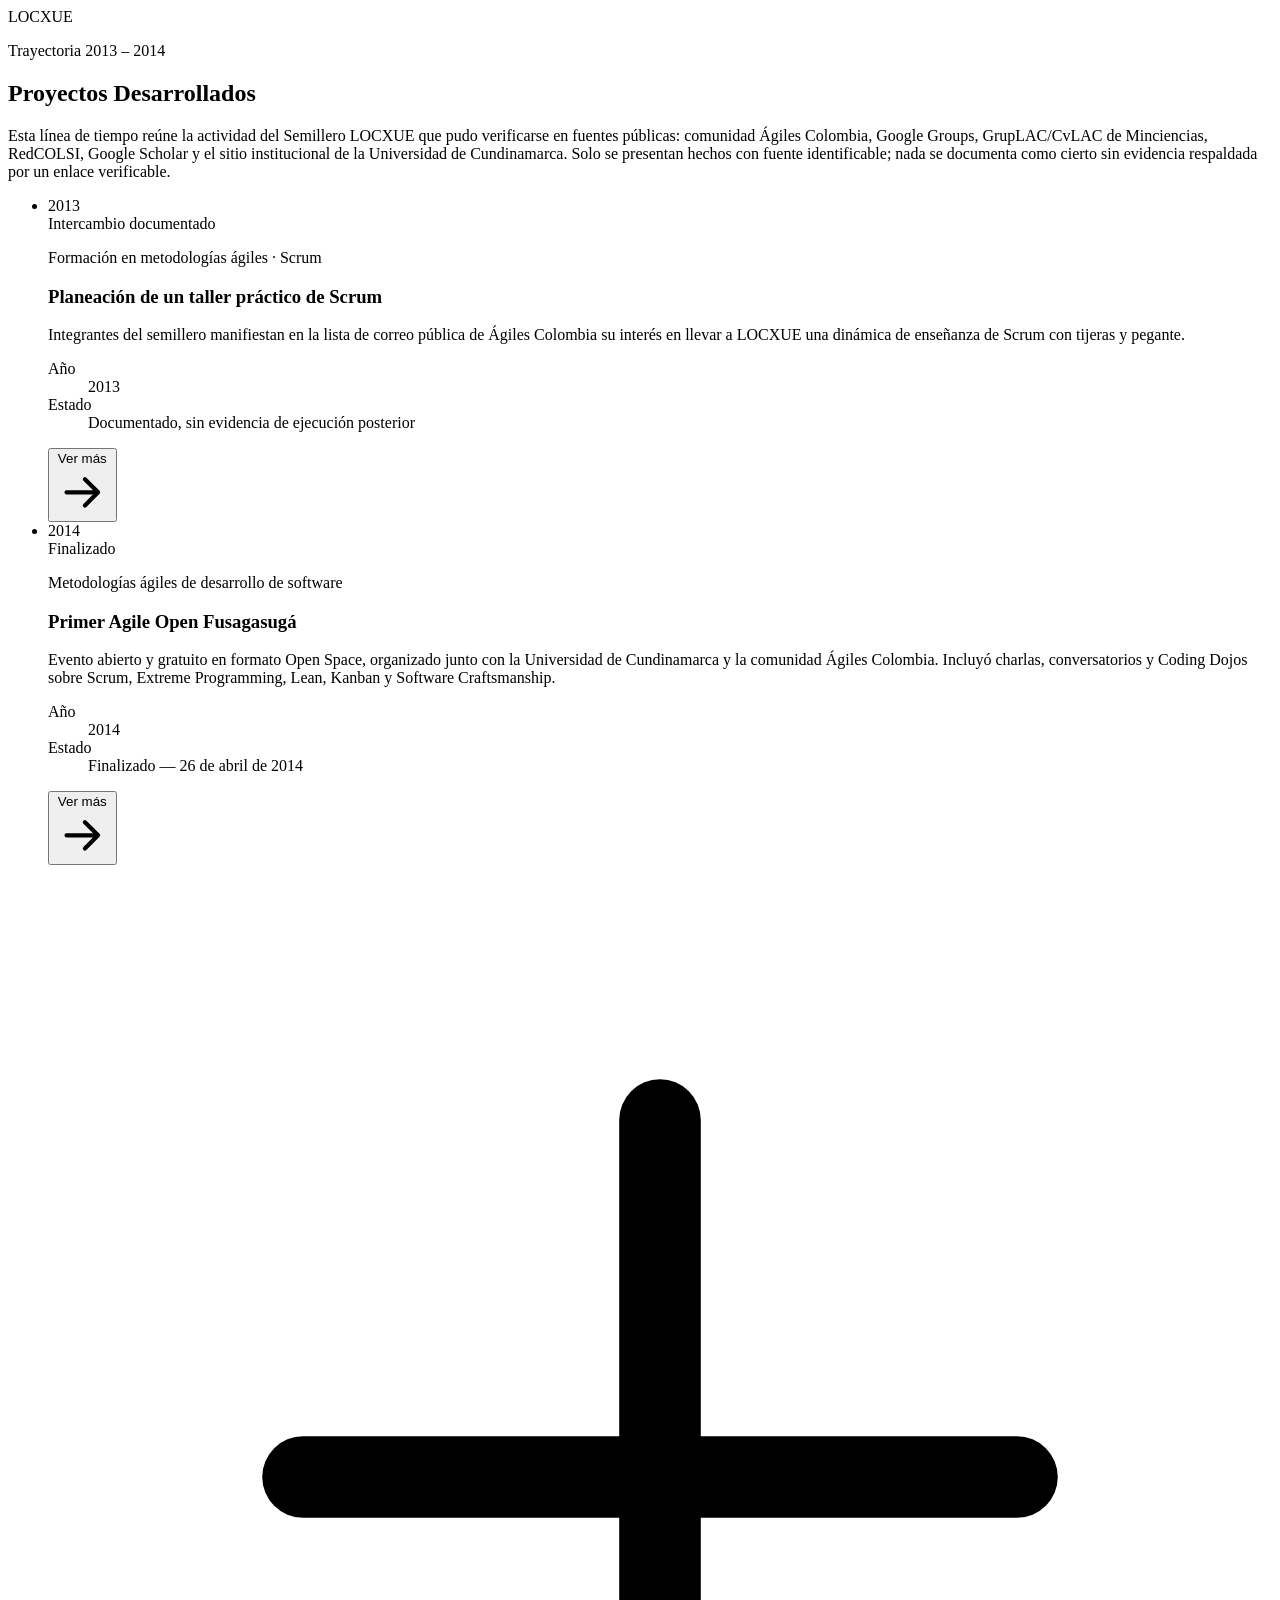
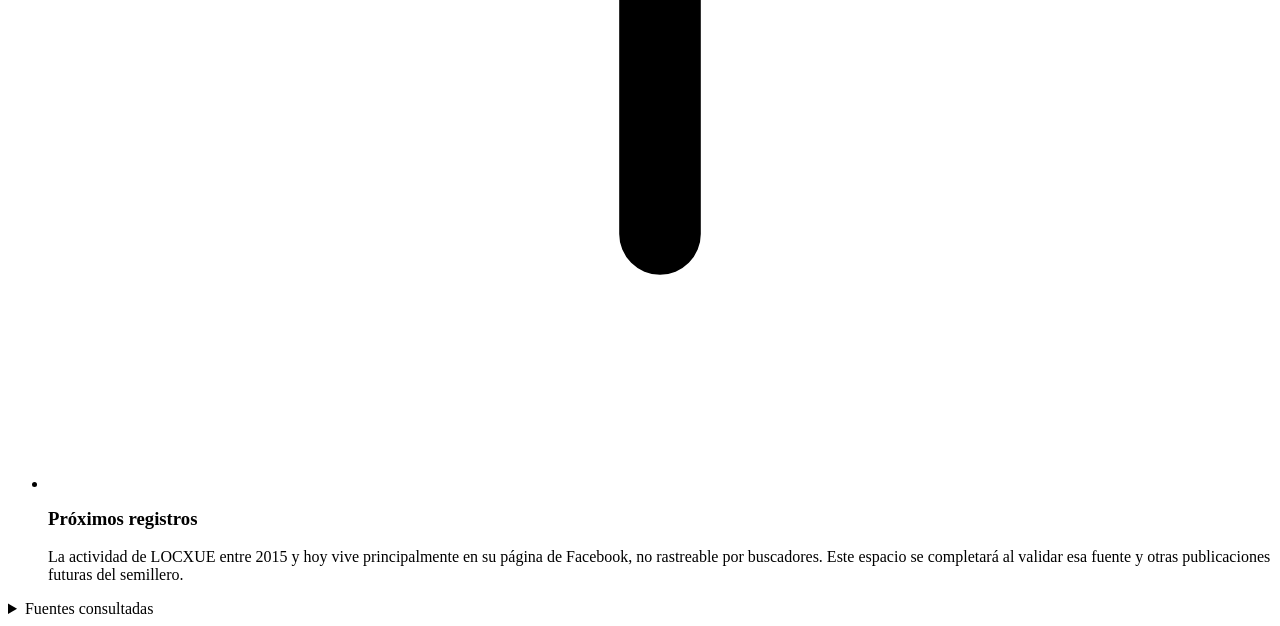
<file: contenido/03-proyectos/proyectos.html>
<!--
  ============================================================
  SECCIÓN: Proyectos Desarrollados — Semillero LOCXUE
  ------------------------------------------------------------
  Fragmento modular e independiente. NO incluye <html>, <head>
  ni <body>: este bloque se integra directamente dentro del
  index.html principal por el integrante encargado de unificar
  el sitio.

  Dependencias de esta sección:
    - web/assets/css/proyectos.css
    - web/assets/js/proyectos.js
    - Google Fonts "Playfair Display" e "Inter" (cargarlas una
      sola vez desde el <head> global del sitio; ver nota al
      final de proyectos.css si esta sección se prueba aislada)

  Contenido basado en:
    "Informe_Proyectos_Desarrollados_Semillero_LOCXUE.docx"
    (fuentes primarias citadas en cada tarjeta y en el bloque
    de fuentes consultadas al final de la sección)
  ============================================================
-->

<section class="locxue-proyectos" id="proyectos" aria-labelledby="proyectos-heading">

  <!-- Marca de agua lateral (decorativa) -->
  <span class="locxue-proyectos__watermark" aria-hidden="true">LOCXUE</span>

  <div class="locxue-proyectos__container">

    <!-- Encabezado de la sección -->
    <header class="locxue-proyectos__header">
      <p class="locxue-proyectos__eyebrow">Trayectoria 2013 – 2014</p>
      <h2 class="locxue-proyectos__title" id="proyectos-heading">Proyectos Desarrollados</h2>
      <p class="locxue-proyectos__intro">
        Esta línea de tiempo reúne la actividad del Semillero LOCXUE que pudo
        verificarse en fuentes públicas: comunidad Ágiles Colombia,
        Google Groups, GrupLAC/CvLAC de Minciencias, RedCOLSI, Google Scholar
        y el sitio institucional de la Universidad de Cundinamarca. Solo se
        presentan hechos con fuente identificable; nada se documenta como
        cierto sin evidencia respaldada por un enlace verificable.
      </p>
    </header>

    <!-- Grid de tarjetas de proyectos / actividades -->
    <ul class="locxue-proyectos__grid" role="list">

      <!-- Tarjeta 1 · 2013 -->
      <li>
        <article class="proyecto-card" data-project="2013-taller-scrum">
          <div class="proyecto-card__media" aria-hidden="true">
            <span class="proyecto-card__media-pattern"></span>
            <span class="proyecto-card__year">2013</span>
          </div>

          <span class="proyecto-card__badge proyecto-card__badge--intercambio">
            Intercambio documentado
          </span>

          <div class="proyecto-card__body">
            <p class="proyecto-card__tag">Formación en metodologías ágiles · Scrum</p>
            <h3 class="proyecto-card__title">Planeación de un taller práctico de Scrum</h3>
            <p class="proyecto-card__desc">
              Integrantes del semillero manifiestan en la lista de correo
              pública de Ágiles Colombia su interés en llevar a LOCXUE una
              dinámica de enseñanza de Scrum con tijeras y pegante.
            </p>

            <dl class="proyecto-card__meta">
              <div>
                <dt>Año</dt>
                <dd>2013</dd>
              </div>
              <div>
                <dt>Estado</dt>
                <dd>Documentado, sin evidencia de ejecución posterior</dd>
              </div>
            </dl>
          </div>

          <div class="proyecto-card__footer">
            <button
              type="button"
              class="proyecto-card__link"
              data-modal-open="2013-taller-scrum"
              aria-haspopup="dialog"
            >
              Ver más
              <svg class="proyecto-card__link-icon" viewBox="0 0 20 20" aria-hidden="true" focusable="false">
                <path d="M4 10h11M11 5l5 5-5 5" fill="none" stroke="currentColor" stroke-width="1.6" stroke-linecap="round" stroke-linejoin="round"/>
              </svg>
            </button>
          </div>
        </article>
      </li>

      <!-- Tarjeta 2 · 2014 -->
      <li>
        <article class="proyecto-card proyecto-card--featured" data-project="2014-agile-open">
          <div class="proyecto-card__media" aria-hidden="true">
            <span class="proyecto-card__media-pattern"></span>
            <span class="proyecto-card__year">2014</span>
          </div>

          <span class="proyecto-card__badge proyecto-card__badge--finalizado">
            Finalizado
          </span>

          <div class="proyecto-card__body">
            <p class="proyecto-card__tag">Metodologías ágiles de desarrollo de software</p>
            <h3 class="proyecto-card__title">Primer Agile Open Fusagasugá</h3>
            <p class="proyecto-card__desc">
              Evento abierto y gratuito en formato Open Space, organizado
              junto con la Universidad de Cundinamarca y la comunidad Ágiles
              Colombia. Incluyó charlas, conversatorios y Coding Dojos sobre
              Scrum, Extreme Programming, Lean, Kanban y Software Craftsmanship.
            </p>

            <dl class="proyecto-card__meta">
              <div>
                <dt>Año</dt>
                <dd>2014</dd>
              </div>
              <div>
                <dt>Estado</dt>
                <dd>Finalizado — 26 de abril de 2014</dd>
              </div>
            </dl>
          </div>

          <div class="proyecto-card__footer">
            <button
              type="button"
              class="proyecto-card__link"
              data-modal-open="2014-agile-open"
              aria-haspopup="dialog"
            >
              Ver más
              <svg class="proyecto-card__link-icon" viewBox="0 0 20 20" aria-hidden="true" focusable="false">
                <path d="M4 10h11M11 5l5 5-5 5" fill="none" stroke="currentColor" stroke-width="1.6" stroke-linecap="round" stroke-linejoin="round"/>
              </svg>
            </button>
          </div>
        </article>
      </li>

      <!-- Tarjeta "fantasma": próximos registros por confirmar -->
      <li>
        <article class="proyecto-card proyecto-card--placeholder">
          <div class="proyecto-card__body proyecto-card__body--placeholder">
            <svg class="proyecto-card__placeholder-icon" viewBox="0 0 24 24" aria-hidden="true" focusable="false">
              <path d="M12 5v14M5 12h14" fill="none" stroke="currentColor" stroke-width="1.6" stroke-linecap="round"/>
            </svg>
            <h3 class="proyecto-card__title proyecto-card__title--muted">Próximos registros</h3>
            <p class="proyecto-card__desc">
              La actividad de LOCXUE entre 2015 y hoy vive principalmente en
              su página de Facebook, no rastreable por buscadores. Este
              espacio se completará al validar esa fuente y otras
              publicaciones futuras del semillero.
            </p>
          </div>
        </article>
      </li>

    </ul>

    <!-- Espacio reservado para futura visualización de datos (Chart.js) -->
    <!--
      Cuando existan cifras verificadas (p. ej. asistentes por evento,
      número de talleres por año), reemplazar este bloque por un <canvas>
      y renderizarlo con Chart.js. No se genera un gráfico de ejemplo
      para no mostrar datos ficticios.
      <div class="locxue-proyectos__chart-slot">
        <canvas id="proyectos-chart" role="img" aria-label="Gráfico de actividad del semillero por año"></canvas>
      </div>
    -->

    <!-- Fuentes consultadas -->
    <details class="locxue-proyectos__sources">
      <summary>Fuentes consultadas</summary>
      <ul>
        <li>
          <a href="https://groups.google.com/g/agiles-colombia/c/eXXRkigNL5k" target="_blank" rel="noopener noreferrer">
            Google Groups — hilo "Una dinámica/juego para enseñar Scrum", lista agiles-colombia (2013)
          </a>
        </li>
        <li>
          <a href="https://agilescolombia.org/2014/04/04/agile-open-fusagasuga/" target="_blank" rel="noopener noreferrer">
            Ágiles Colombia — "Agile Open Fusagasuga – sábado 26 de abril" (2014)
          </a>
        </li>
        <li>
          <a href="https://agilescolombia.org/tag/semillero-locxue/" target="_blank" rel="noopener noreferrer">
            Ágiles Colombia — archivo de la etiqueta "Semillero locxue"
          </a>
        </li>
        <li>
          <a href="https://www.ucundinamarca.edu.co/investigacion/index.php/semilleros" target="_blank" rel="noopener noreferrer">
            Universidad de Cundinamarca — Sección Semilleros de Investigación
          </a>
        </li>
      </ul>
    </details>

  </div>

  <!-- Modal de detalle reutilizable (una sola instancia para todas las tarjetas) -->
  <div class="locxue-proyectos__modal" data-modal-root hidden>
    <div class="locxue-proyectos__modal-backdrop" data-modal-backdrop></div>
    <div
      class="locxue-proyectos__modal-dialog"
      role="dialog"
      aria-modal="true"
      aria-labelledby="proyectos-modal-title"
      tabindex="-1"
    >
      <button type="button" class="locxue-proyectos__modal-close" data-modal-close aria-label="Cerrar detalle">
        <svg viewBox="0 0 20 20" aria-hidden="true" focusable="false">
          <path d="M5 5l10 10M15 5L5 15" fill="none" stroke="currentColor" stroke-width="1.8" stroke-linecap="round"/>
        </svg>
      </button>

      <p class="locxue-proyectos__modal-tag" data-modal-tag></p>
      <h3 class="locxue-proyectos__modal-title" id="proyectos-modal-title" data-modal-title></h3>
      <p class="locxue-proyectos__modal-desc" data-modal-desc></p>

      <dl class="locxue-proyectos__modal-meta">
        <div>
          <dt>Año</dt>
          <dd data-modal-year></dd>
        </div>
        <div>
          <dt>Estado</dt>
          <dd data-modal-status></dd>
        </div>
      </dl>

      <a class="locxue-proyectos__modal-source" data-modal-source href="#" target="_blank" rel="noopener noreferrer">
        Ver fuente de verificación
        <svg viewBox="0 0 20 20" aria-hidden="true" focusable="false">
          <path d="M7 13L13 7M8 7h5v5" fill="none" stroke="currentColor" stroke-width="1.6" stroke-linecap="round" stroke-linejoin="round"/>
        </svg>
      </a>
    </div>
  </div>

</section>
</file>
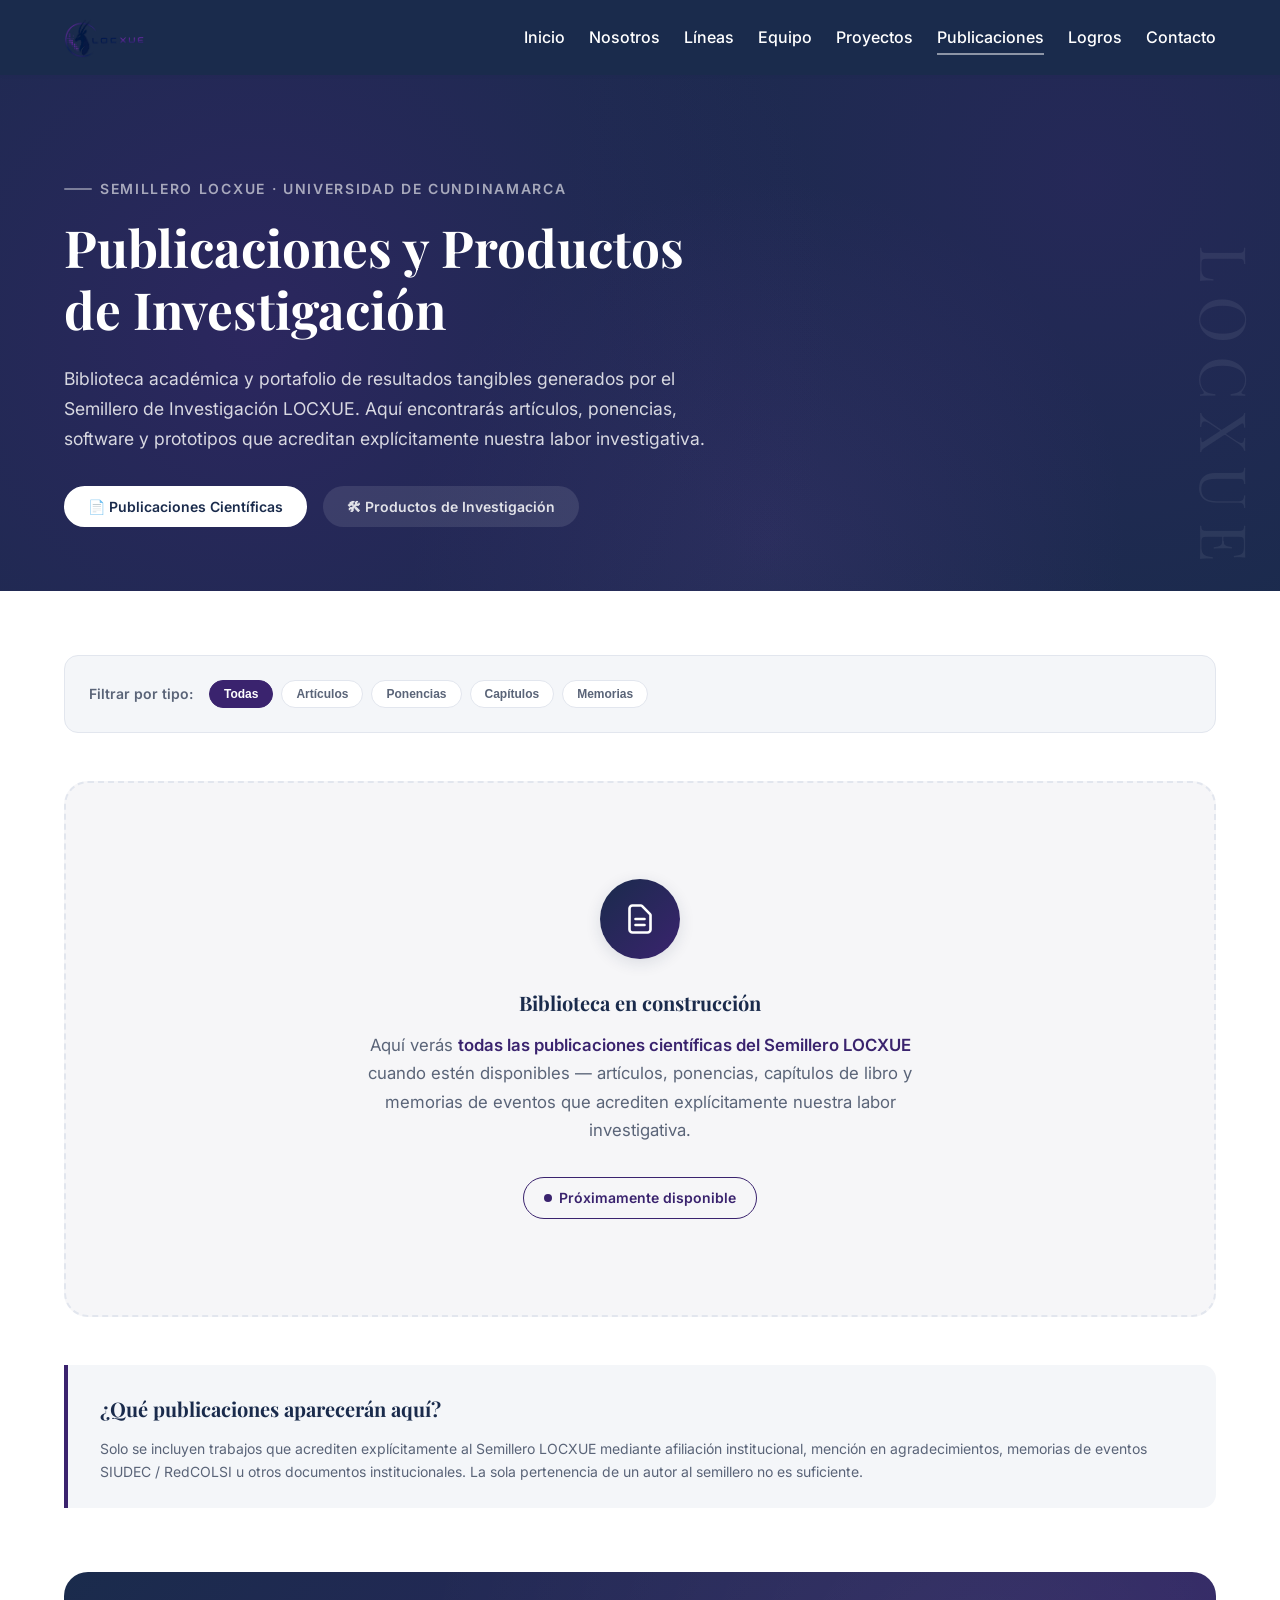
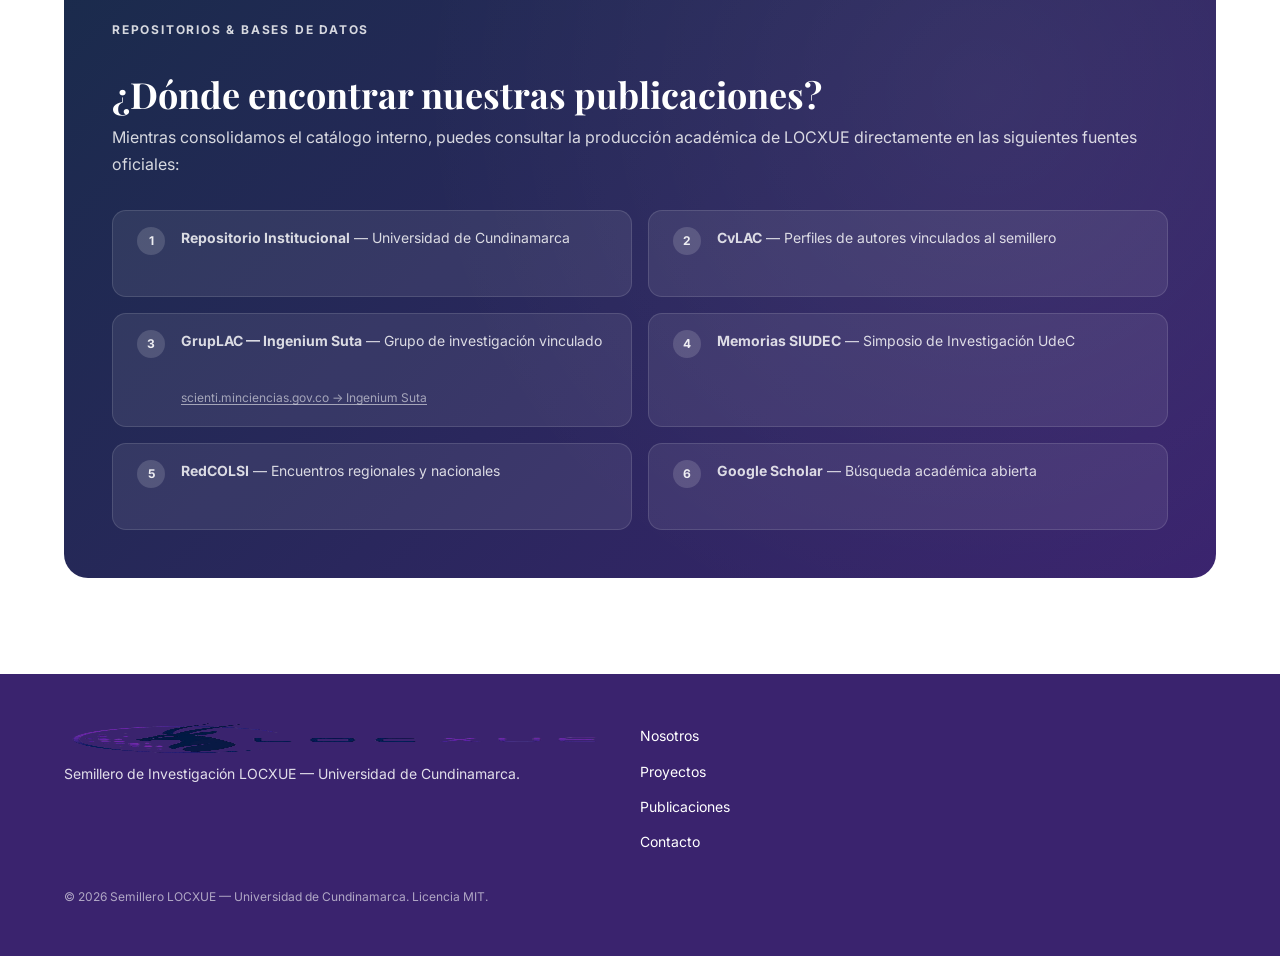
<file: contenido/04-publicaciones/publicaciones.html>
<!DOCTYPE html>
<html lang="es">

<head>
  <meta charset="UTF-8">
  <meta name="viewport" content="width=device-width, initial-scale=1.0">
  <title>Publicaciones y Productos — Semillero LOCXUE</title>
  <meta name="description"
    content="Biblioteca académica y portafolio de productos de investigación del Semillero de Investigación LOCXUE, Universidad de Cundinamarca.">

  <!-- Tipografías del design system -->
  <link rel="preconnect" href="https://fonts.googleapis.com">
  <link rel="preconnect" href="https://fonts.gstatic.com" crossorigin>
  <link rel="stylesheet"
    href="https://fonts.googleapis.com/css2?family=Inter:wght@400;500;600;700&family=Playfair+Display:wght@600;700&display=swap">

  <style>
    /* ================================================================
       TOKENS DEL DESIGN SYSTEM LOCXUE
       Paleta: primario #1A2B4C, secundario #3A236E, fondos #FFF / #F4F6F9
       Tipografía: Playfair Display (títulos), Inter (cuerpo)
    ================================================================ */
    :root {
      --color-primary: #1A2B4C;
      --color-secondary: #3A236E;
      --color-bg-white: #FFFFFF;
      --color-bg-soft: #F4F6F9;
      --color-text: #1A2B4C;
      --color-text-inverse: #FFFFFF;
      --color-muted: #5A6478;
      --color-border: #E2E6EE;
      --color-accent: #6B3FA0;
      /* variante clara del secundario */
      --color-tag-bg: rgba(58, 35, 110, 0.08);
      --color-tag-text: #3A236E;
      --color-empty-bg: rgba(26, 43, 76, 0.04);

      --font-heading: 'Playfair Display', Georgia, serif;
      --font-body: 'Inter', Roboto, Helvetica, Arial, sans-serif;

      --fs-h1: clamp(2rem, 4vw, 3.25rem);
      --fs-h2: clamp(1.5rem, 3vw, 2.25rem);
      --fs-h3: 1.25rem;
      --fs-body: 1rem;
      --fs-small: 0.875rem;
      --fs-xs: 0.75rem;
      --lh-body: 1.7;
      --lh-heading: 1.2;

      --space-1: 0.5rem;
      --space-2: 1rem;
      --space-3: 1.5rem;
      --space-4: 2rem;
      --space-6: 3rem;
      --space-8: 4rem;
      --space-12: 6rem;

      --container-max: 1200px;
      --radius-sm: 6px;
      --radius-md: 14px;
      --radius-lg: 24px;
      --radius-pill: 999px;
      --shadow-sm: 0 1px 3px rgba(26, 43, 76, 0.08);
      --shadow-md: 0 4px 16px rgba(26, 43, 76, 0.12);
      --shadow-lg: 0 8px 32px rgba(26, 43, 76, 0.16);
      --transition: 220ms ease;
      --header-height: 72px;
    }

    /* ================================================================
       RESET Y BASE
    ================================================================ */
    *,
    *::before,
    *::after {
      margin: 0;
      padding: 0;
      box-sizing: border-box;
    }

    html {
      scroll-behavior: smooth;
    }

    body {
      font-family: var(--font-body);
      font-size: var(--fs-body);
      line-height: var(--lh-body);
      color: var(--color-text);
      background-color: var(--color-bg-white);
      -webkit-font-smoothing: antialiased;
    }

    img {
      max-width: 100%;
      height: auto;
      display: block;
    }

    a {
      color: var(--color-secondary);
      text-decoration: none;
      transition: color var(--transition);
    }

    a:hover {
      color: var(--color-primary);
    }

    ul {
      list-style: none;
    }

    h1,
    h2,
    h3 {
      font-family: var(--font-heading);
      line-height: var(--lh-heading);
      color: var(--color-primary);
    }

    h1 {
      font-size: var(--fs-h1);
    }

    h2 {
      font-size: var(--fs-h2);
    }

    h3 {
      font-size: var(--fs-h3);
    }

    p {
      margin-bottom: var(--space-2);
    }

    :focus-visible {
      outline: 2px solid var(--color-secondary);
      outline-offset: 2px;
    }

    /* ================================================================
       SKIP LINK
    ================================================================ */
    .skip-link {
      position: absolute;
      inset-inline-start: var(--space-2);
      inset-block-start: var(--space-2);
      padding: var(--space-1) var(--space-2);
      background: var(--color-primary);
      color: var(--color-text-inverse);
      border-radius: var(--radius-sm);
      transform: translateY(-200%);
      transition: transform var(--transition);
      z-index: 100;
    }

    .skip-link:focus {
      transform: translateY(0);
    }

    .visually-hidden {
      position: absolute;
      width: 1px;
      height: 1px;
      padding: 0;
      margin: -1px;
      overflow: hidden;
      clip: rect(0, 0, 0, 0);
      white-space: nowrap;
      border: 0;
    }

    /* ================================================================
       HEADER / NAV (igual al index.html)
    ================================================================ */
    .header {
      position: sticky;
      inset-block-start: 0;
      background-color: var(--color-primary);
      color: var(--color-text-inverse);
      z-index: 50;
      box-shadow: var(--shadow-sm);
    }

    .nav {
      display: flex;
      justify-content: space-between;
      align-items: center;
      flex-wrap: wrap;
      gap: var(--space-2);
      max-width: var(--container-max);
      margin-inline: auto;
      padding: var(--space-2) var(--space-3);
      min-height: var(--header-height);
    }

    .nav__logo img {
      height: 40px;
      width: auto;
    }

    .nav__toggle {
      display: inline-flex;
      flex-direction: column;
      justify-content: space-between;
      width: 28px;
      height: 22px;
      padding: 0;
      background: transparent;
      border: 0;
      cursor: pointer;
    }

    .nav__toggle-bar {
      display: block;
      width: 100%;
      height: 3px;
      background-color: var(--color-text-inverse);
      border-radius: 2px;
    }

    .nav__menu {
      display: none;
      flex-direction: column;
      gap: var(--space-2);
      width: 100%;
      padding-block: var(--space-2);
    }

    .nav__menu--open {
      display: flex;
    }

    .nav__menu a {
      display: block;
      padding: var(--space-1) 0;
      color: var(--color-text-inverse);
      font-weight: 500;
      transition: color var(--transition);
    }

    .nav__menu a:hover,
    .nav__menu a:focus-visible {
      color: rgba(255, 255, 255, 0.65);
    }

    .nav__menu a[aria-current="page"] {
      color: var(--color-text-inverse);
      border-bottom: 2px solid rgba(255, 255, 255, 0.5);
      padding-bottom: 2px;
    }

    @media (min-width: 768px) {
      .nav {
        flex-wrap: nowrap;
      }

      .nav__toggle {
        display: none;
      }

      .nav__menu {
        display: flex;
        flex-direction: row;
        width: auto;
        padding-block: 0;
        gap: var(--space-3);
      }
    }

    /* ================================================================
       HERO DE SECCIÓN
    ================================================================ */
    .pub-hero {
      position: relative;
      overflow: hidden;
      background-color: var(--color-primary);
      padding-block: var(--space-12) var(--space-8);
    }

    .pub-hero__bg {
      position: absolute;
      inset: 0;
      z-index: 0;
      background:
        radial-gradient(circle at 20% 50%, rgba(58, 35, 110, 0.55) 0%, transparent 55%),
        radial-gradient(circle at 85% 20%, rgba(58, 35, 110, 0.35) 0%, transparent 45%),
        radial-gradient(circle at 60% 90%, rgba(107, 63, 160, 0.2) 0%, transparent 40%);
    }

    .pub-hero__watermark {
      position: absolute;
      inset-block: 0;
      inset-inline-end: var(--space-2);
      writing-mode: vertical-rl;
      text-orientation: mixed;
      font-family: var(--font-heading);
      font-size: clamp(3.6rem, 5vw, 5rem);
      color: rgba(255, 255, 255, 0.07);
      letter-spacing: 0.2em;
      pointer-events: none;
      user-select: none;
      z-index: 0;
      overflow: hidden;
    }

    .pub-hero__container {
      position: relative;
      z-index: 1;
      max-width: var(--container-max);
      margin-inline: auto;
      padding-inline: var(--space-3);
    }

    .pub-hero__eyebrow {
      display: inline-flex;
      align-items: center;
      gap: 0.5rem;
      font-size: var(--fs-small);
      font-weight: 600;
      letter-spacing: 0.12em;
      text-transform: uppercase;
      color: rgba(255, 255, 255, 0.6);
      margin-bottom: var(--space-2);
    }

    .pub-hero__eyebrow::before {
      content: '';
      display: block;
      width: 28px;
      height: 2px;
      background: rgba(255, 255, 255, 0.4);
      border-radius: 2px;
    }

    .pub-hero h1 {
      color: var(--color-text-inverse);
      margin-bottom: var(--space-3);
    }

    .pub-hero__lead {
      max-width: 60ch;
      font-size: 1.1rem;
      color: rgba(255, 255, 255, 0.82);
      line-height: 1.7;
      margin-bottom: var(--space-4);
    }

    .pub-hero__tabs {
      display: flex;
      gap: var(--space-1);
      flex-wrap: wrap;
    }

    .tab-btn {
      padding: 0.625rem 1.375rem;
      border-radius: var(--radius-pill);
      font-family: var(--font-body);
      font-size: var(--fs-small);
      font-weight: 600;
      cursor: pointer;
      border: 2px solid transparent;
      transition: background-color var(--transition), color var(--transition), border-color var(--transition);
      background-color: rgba(255, 255, 255, 0.1);
      color: rgba(255, 255, 255, 0.85);
    }

    .tab-btn:hover {
      background-color: rgba(255, 255, 255, 0.2);
    }

    .tab-btn[aria-selected="true"] {
      background-color: var(--color-text-inverse);
      color: var(--color-primary);
      border-color: var(--color-text-inverse);
    }

    /* ================================================================
       LAYOUT PRINCIPAL
    ================================================================ */
    .pub-main {
      max-width: var(--container-max);
      margin-inline: auto;
      padding: var(--space-8) var(--space-3) var(--space-12);
    }

    /* ================================================================
       PANEL (tab content)
    ================================================================ */
    .tab-panel {
      display: none;
    }

    .tab-panel[aria-hidden="false"] {
      display: block;
    }

    /* ================================================================
       BARRA DE FILTROS / BÚSQUEDA
    ================================================================ */
    .filter-bar {
      display: flex;
      gap: var(--space-2);
      flex-wrap: wrap;
      align-items: center;
      margin-bottom: var(--space-6);
      padding: var(--space-3);
      background: var(--color-bg-soft);
      border-radius: var(--radius-md);
      border: 1px solid var(--color-border);
    }

    .filter-bar__label {
      font-size: var(--fs-small);
      font-weight: 600;
      color: var(--color-muted);
      white-space: nowrap;
    }

    .filter-chips {
      display: flex;
      gap: var(--space-1);
      flex-wrap: wrap;
    }

    .chip {
      padding: 0.375rem 0.875rem;
      border-radius: var(--radius-pill);
      font-size: var(--fs-xs);
      font-weight: 600;
      cursor: pointer;
      border: 1.5px solid var(--color-border);
      background: var(--color-bg-white);
      color: var(--color-muted);
      transition: all var(--transition);
    }

    .chip:hover {
      border-color: var(--color-secondary);
      color: var(--color-secondary);
    }

    .chip[aria-pressed="true"] {
      background: var(--color-secondary);
      color: var(--color-text-inverse);
      border-color: var(--color-secondary);
    }

    /* ================================================================
       ESTADO VACÍO
    ================================================================ */
    .empty-state {
      display: flex;
      flex-direction: column;
      align-items: center;
      justify-content: center;
      text-align: center;
      padding: var(--space-12) var(--space-4);
      background: var(--color-empty-bg);
      border: 2px dashed var(--color-border);
      border-radius: var(--radius-lg);
      min-height: 380px;
    }

    .empty-state__icon {
      width: 80px;
      height: 80px;
      margin-bottom: var(--space-4);
      border-radius: 50%;
      background: linear-gradient(135deg, var(--color-primary), var(--color-secondary));
      display: flex;
      align-items: center;
      justify-content: center;
      box-shadow: var(--shadow-md);
    }

    .empty-state__icon svg {
      width: 36px;
      height: 36px;
      fill: none;
      stroke: #fff;
      stroke-width: 1.75;
    }

    .empty-state__title {
      font-family: var(--font-heading);
      font-size: var(--fs-h3);
      color: var(--color-primary);
      margin-bottom: var(--space-2);
    }

    .empty-state__msg {
      max-width: 52ch;
      font-size: 1.05rem;
      color: var(--color-muted);
      line-height: 1.7;
      margin-bottom: 0;
    }

    .empty-state__msg strong {
      color: var(--color-secondary);
      font-weight: 600;
    }

    .empty-state__pill {
      display: inline-flex;
      align-items: center;
      gap: 0.4rem;
      margin-top: var(--space-4);
      padding: 0.5rem 1.25rem;
      border-radius: var(--radius-pill);
      font-size: var(--fs-small);
      font-weight: 600;
      color: var(--color-secondary);
      border: 1.5px solid var(--color-secondary);
      background: transparent;
      cursor: default;
    }

    .empty-state__pill::before {
      content: '';
      display: inline-block;
      width: 8px;
      height: 8px;
      border-radius: 50%;
      background: var(--color-secondary);
      animation: pulse 1.8s ease infinite;
    }

    @keyframes pulse {

      0%,
      100% {
        opacity: 1;
        transform: scale(1);
      }

      50% {
        opacity: 0.4;
        transform: scale(0.75);
      }
    }

    /* ================================================================
       SECCIÓN DE FUENTES RECOMENDADAS
    ================================================================ */
    .sources-section {
      margin-top: var(--space-8);
      padding: var(--space-6);
      background: linear-gradient(135deg, var(--color-primary) 0%, var(--color-secondary) 100%);
      border-radius: var(--radius-lg);
      color: var(--color-text-inverse);
      position: relative;
      overflow: hidden;
    }

    .sources-section::before {
      content: '';
      position: absolute;
      inset: 0;
      background: radial-gradient(circle at 80% 20%, rgba(255, 255, 255, 0.06), transparent 55%);
    }

    .sources-section__inner {
      position: relative;
      z-index: 1;
    }

    .sources-section__eyebrow {
      font-size: var(--fs-xs);
      font-weight: 700;
      letter-spacing: 0.15em;
      text-transform: uppercase;
      color: rgba(255, 255, 255, 0.6);
      margin-bottom: var(--space-2);
    }

    .sources-section h2 {
      color: var(--color-text-inverse);
      margin-bottom: var(--space-1);
    }

    .sources-section p {
      color: rgba(255, 255, 255, 0.82);
      margin-bottom: var(--space-4);
    }

    .sources-grid {
      display: grid;
      gap: var(--space-2);
      grid-template-columns: 1fr;
    }

    .source-item {
      display: flex;
      align-items: flex-start;
      gap: var(--space-2);
      padding: var(--space-2) var(--space-3);
      background: rgba(255, 255, 255, 0.08);
      border-radius: var(--radius-md);
      border: 1px solid rgba(255, 255, 255, 0.12);
      transition: background var(--transition);
    }

    .source-item:hover {
      background: rgba(255, 255, 255, 0.14);
    }

    .source-item__num {
      flex-shrink: 0;
      width: 28px;
      height: 28px;
      border-radius: 50%;
      background: rgba(255, 255, 255, 0.15);
      display: flex;
      align-items: center;
      justify-content: center;
      font-size: var(--fs-xs);
      font-weight: 700;
      color: rgba(255, 255, 255, 0.9);
    }

    .source-item__text {
      font-size: var(--fs-small);
      color: rgba(255, 255, 255, 0.85);
      line-height: 1.5;
    }

    .source-item__link {
      display: inline-block;
      margin-top: 0.2rem;
      font-size: var(--fs-xs);
      color: rgba(255, 255, 255, 0.55);
      word-break: break-all;
      text-decoration: underline;
      text-underline-offset: 2px;
      transition: color var(--transition);
    }

    .source-item__link:hover {
      color: rgba(255, 255, 255, 0.9);
    }

    /* ================================================================
       CRITERIO DE INCLUSIÓN
    ================================================================ */
    .criteria-box {
      margin-top: var(--space-6);
      padding: var(--space-4) var(--space-4) var(--space-3);
      background: var(--color-bg-soft);
      border-left: 4px solid var(--color-secondary);
      border-radius: 0 var(--radius-md) var(--radius-md) 0;
    }

    .criteria-box__title {
      font-family: var(--font-heading);
      font-size: var(--fs-h3);
      color: var(--color-primary);
      margin-bottom: var(--space-2);
    }

    .criteria-box p {
      font-size: var(--fs-small);
      color: var(--color-muted);
      margin: 0;
    }

    /* ================================================================
       FOOTER
    ================================================================ */
    .footer {
      background-color: var(--color-secondary);
      color: var(--color-text-inverse);
      padding-block: var(--space-6);
    }

    .footer__container {
      display: grid;
      gap: var(--space-4);
      grid-template-columns: 1fr;
      max-width: var(--container-max);
      margin-inline: auto;
      padding-inline: var(--space-3);
    }

    .footer__brand {
      display: flex;
      flex-direction: column;
      gap: var(--space-1);
    }

    .footer__brand img {
      height: 32px;
      width: auto;
    }

    .footer__brand p {
      margin: 0;
      color: rgba(255, 255, 255, 0.85);
      font-size: var(--fs-small);
    }

    .footer__nav ul {
      display: flex;
      flex-direction: column;
      gap: var(--space-1);
    }

    .footer__nav a {
      color: var(--color-text-inverse);
      font-size: var(--fs-small);
    }

    .footer__nav a:hover {
      color: rgba(255, 255, 255, 0.7);
    }

    .footer__credits {
      font-size: var(--fs-xs);
      color: rgba(255, 255, 255, 0.6);
      margin: 0;
    }

    @media (min-width: 1024px) {
      .footer__container {
        grid-template-columns: 2fr 1fr 1fr;
        align-items: start;
      }

      .footer__credits {
        grid-column: 1 / -1;
      }

      .sources-grid {
        grid-template-columns: repeat(2, 1fr);
      }
    }

    /* ================================================================
       RESPONSIVE GENERAL
    ================================================================ */
    @media (min-width: 768px) {
      .filter-bar {
        flex-wrap: nowrap;
      }

      .pub-hero__tabs {
        gap: var(--space-2);
      }
    }

    @media (prefers-reduced-motion: reduce) {

      *,
      *::before,
      *::after {
        animation-duration: 0.001ms !important;
        transition-duration: 0.001ms !important;
      }
    }
  </style>
</head>

<body>
  <a class="skip-link" href="#main">Saltar al contenido principal</a>

  <!-- ── HEADER ────────────────────────────────────────────────────── -->
  <header class="header" role="banner">
    <nav class="nav" aria-label="Navegación principal">
      <a class="nav__logo" href="../../web/index.html" aria-label="LOCXUE — ir al inicio">
        <img src="../../web/assets/img/logo-locxue.png" alt="Logo LOCXUE" width="120" height="40">
      </a>
      <button class="nav__toggle" type="button" id="nav-toggle" aria-expanded="false" aria-controls="nav-menu"
        aria-label="Abrir menú">
        <span class="nav__toggle-bar" aria-hidden="true"></span>
        <span class="nav__toggle-bar" aria-hidden="true"></span>
        <span class="nav__toggle-bar" aria-hidden="true"></span>
      </button>
      <ul class="nav__menu" id="nav-menu" role="list">
        <li><a href="../../web/index.html#hero">Inicio</a></li>
        <li><a href="../../web/index.html#nosotros">Nosotros</a></li>
        <li><a href="../../web/index.html#lineas">Líneas</a></li>
        <li><a href="../../web/index.html#equipo">Equipo</a></li>
        <li><a href="../../web/index.html#proyectos">Proyectos</a></li>
        <li><a href="publicaciones.html" aria-current="page">Publicaciones</a></li>
        <li><a href="../../web/index.html#logros">Logros</a></li>
        <li><a href="../../web/index.html#contacto">Contacto</a></li>
      </ul>
    </nav>
  </header>

  <!-- ── HERO ──────────────────────────────────────────────────────── -->
  <section class="pub-hero" aria-labelledby="pub-hero-title">
    <div class="pub-hero__bg" aria-hidden="true"></div>
    <aside class="pub-hero__watermark" aria-hidden="true">LOCXUE</aside>
    <div class="pub-hero__container">
      <p class="pub-hero__eyebrow" aria-hidden="true">Semillero LOCXUE · Universidad de Cundinamarca</p>
      <h1 id="pub-hero-title">Publicaciones y Productos<br>de Investigación</h1>
      <p class="pub-hero__lead">
        Biblioteca académica y portafolio de resultados tangibles generados por el Semillero
        de Investigación LOCXUE. Aquí encontrarás artículos, ponencias, software y prototipos
        que acreditan explícitamente nuestra labor investigativa.
      </p>

      <!-- Tabs de navegación entre secciones -->
      <div class="pub-hero__tabs" role="tablist" aria-label="Módulos del área de publicaciones">
        <button class="tab-btn" role="tab" id="tab-pub" aria-controls="panel-pub" aria-selected="true">
          📄 Publicaciones Científicas
        </button>
        <button class="tab-btn" role="tab" id="tab-prod" aria-controls="panel-prod" aria-selected="false">
          🛠 Productos de Investigación
        </button>
      </div>
    </div>
  </section>

  <!-- ── CONTENIDO PRINCIPAL ───────────────────────────────────────── -->
  <main id="main">
    <div class="pub-main">

      <!-- ════════════════════════════════════════════════════════════
           PANEL 1 · PUBLICACIONES CIENTÍFICAS
      ════════════════════════════════════════════════════════════ -->
      <section id="panel-pub" role="tabpanel" aria-labelledby="tab-pub" aria-hidden="false" class="tab-panel">

        <!-- Barra de filtros (preparada para cuando llegue contenido) -->
        <div class="filter-bar" aria-label="Filtrar publicaciones">
          <span class="filter-bar__label" id="filter-label-pub">Filtrar por tipo:</span>
          <div class="filter-chips" role="group" aria-labelledby="filter-label-pub">
            <button class="chip" aria-pressed="true">Todas</button>
            <button class="chip" aria-pressed="false">Artículos</button>
            <button class="chip" aria-pressed="false">Ponencias</button>
            <button class="chip" aria-pressed="false">Capítulos</button>
            <button class="chip" aria-pressed="false">Memorias</button>
          </div>
        </div>

        <!-- Estado vacío -->
        <div class="empty-state" role="status" aria-live="polite">
          <div class="empty-state__icon" aria-hidden="true">
            <!-- Icono: documento con lupa -->
            <svg viewBox="0 0 24 24" aria-hidden="true">
              <path stroke-linecap="round" stroke-linejoin="round" d="M9 12h6m-6 4h6m2 5H7a2 2 0 01-2-2V5a2 2 0 012-2h5.586
                       a1 1 0 01.707.293l5.414 5.414a1 1 0 01.293.707V19a2
                       2 0 01-2 2z" />
            </svg>
          </div>
          <h2 class="empty-state__title">Biblioteca en construcción</h2>
          <p class="empty-state__msg">
            Aquí verás <strong>todas las publicaciones científicas del Semillero LOCXUE</strong>
            cuando estén disponibles — artículos, ponencias, capítulos de libro y memorias
            de eventos que acrediten explícitamente nuestra labor investigativa.
          </p>
          <span class="empty-state__pill" aria-label="Contenido próximamente disponible">
            Próximamente disponible
          </span>
        </div>

        <!-- Criterio de inclusión -->
        <div class="criteria-box" role="note" aria-label="Criterio de inclusión de publicaciones">
          <h3 class="criteria-box__title">¿Qué publicaciones aparecerán aquí?</h3>
          <p>
            Solo se incluyen trabajos que acrediten explícitamente al Semillero LOCXUE
            mediante afiliación institucional, mención en agradecimientos, memorias de
            eventos SIUDEC / RedCOLSI u otros documentos institucionales. La sola
            pertenencia de un autor al semillero no es suficiente.
          </p>
        </div>
      </section>

      <!-- ════════════════════════════════════════════════════════════
           PANEL 2 · PRODUCTOS DE INVESTIGACIÓN
      ════════════════════════════════════════════════════════════ -->
      <section id="panel-prod" role="tabpanel" aria-labelledby="tab-prod" aria-hidden="true" class="tab-panel">

        <div class="filter-bar" aria-label="Filtrar productos">
          <span class="filter-bar__label" id="filter-label-prod">Filtrar por tipo:</span>
          <div class="filter-chips" role="group" aria-labelledby="filter-label-prod">
            <button class="chip" aria-pressed="true">Todos</button>
            <button class="chip" aria-pressed="false">Software</button>
            <button class="chip" aria-pressed="false">Prototipos</button>
            <button class="chip" aria-pressed="false">Documentación</button>
            <button class="chip" aria-pressed="false">Material educativo</button>
          </div>
        </div>

        <div class="empty-state" role="status" aria-live="polite">
          <div class="empty-state__icon" aria-hidden="true">
            <!-- Icono: código / software -->
            <svg viewBox="0 0 24 24" aria-hidden="true">
              <path stroke-linecap="round" stroke-linejoin="round" d="M10 20l4-16m4 4l4 4-4 4M6 16l-4-4 4-4" />
            </svg>
          </div>
          <h2 class="empty-state__title">Portafolio en construcción</h2>
          <p class="empty-state__msg">
            Aquí verás <strong>todos los productos de investigación del Semillero LOCXUE</strong>
            cuando estén disponibles — software, prototipos, aplicaciones, documentación técnica
            y material educativo desarrollados por nuestros integrantes.
          </p>
          <span class="empty-state__pill" aria-label="Contenido próximamente disponible">
            Próximamente disponible
          </span>
        </div>
      </section>

      <!-- ════════════════════════════════════════════════════════════
           PANEL 3 · TRABAJOS DE GRADO
      ════════════════════════════════════════════════════════════ -->
      <section id="panel-tg" role="tabpanel" aria-labelledby="tab-tg" aria-hidden="true" class="tab-panel">

        <div class="filter-bar" aria-label="Filtrar trabajos de grado">
          <span class="filter-bar__label" id="filter-label-tg">Filtrar por año:</span>
          <div class="filter-chips" role="group" aria-labelledby="filter-label-tg">
            <button class="chip" aria-pressed="true">Todos</button>
            <button class="chip" aria-pressed="false">2024 – 2026</button>
            <button class="chip" aria-pressed="false">2020 – 2023</button>
            <button class="chip" aria-pressed="false">Anteriores</button>
          </div>
        </div>

        <div class="empty-state" role="status" aria-live="polite">
          <div class="empty-state__icon" aria-hidden="true">
            <!-- Icono: birrete de graduación -->
            <svg viewBox="0 0 24 24" aria-hidden="true">
              <path stroke-linecap="round" stroke-linejoin="round" d="M12 14l9-5-9-5-9 5 9 5zm0 0l6.16-3.422a12.083
                       12.083 0 01.665 6.479A11.952 11.952 0 0012
                       20.055a11.952 11.952 0 00-6.824-2.998 12.078
                       12.078 0 01.665-6.479L12 14z" />
            </svg>
          </div>
          <h2 class="empty-state__title">Registro de trabajos de grado</h2>
          <p class="empty-state__msg">
            Aquí verás <strong>todos los trabajos de grado vinculados al Semillero LOCXUE</strong>
            cuando estén disponibles. Solo se incluyen tesis y proyectos que acrediten
            explícitamente al semillero como parte del proceso investigativo.
          </p>
          <span class="empty-state__pill" aria-label="Contenido próximamente disponible">
            Próximamente disponible
          </span>
        </div>
      </section>

      <!-- ════════════════════════════════════════════════════════════
           FUENTES RECOMENDADAS (siempre visible)
      ════════════════════════════════════════════════════════════ -->
      <aside class="sources-section" aria-labelledby="sources-title">
        <div class="sources-section__inner">
          <p class="sources-section__eyebrow">Repositorios & bases de datos</p>
          <h2 id="sources-title">¿Dónde encontrar nuestras publicaciones?</h2>
          <p>
            Mientras consolidamos el catálogo interno, puedes consultar la producción académica
            de LOCXUE directamente en las siguientes fuentes oficiales:
          </p>
          <div class="sources-grid" role="list">
            <div class="source-item" role="listitem">
              <div class="source-item__num" aria-hidden="true">1</div>
              <div>
                <p class="source-item__text">
                  <strong>Repositorio Institucional</strong> — Universidad de Cundinamarca
                </p>
              </div>
            </div>
            <div class="source-item" role="listitem">
              <div class="source-item__num" aria-hidden="true">2</div>
              <div>
                <p class="source-item__text">
                  <strong>CvLAC</strong> — Perfiles de autores vinculados al semillero
                </p>
              </div>
            </div>
            <div class="source-item" role="listitem">
              <div class="source-item__num" aria-hidden="true">3</div>
              <div>
                <p class="source-item__text">
                  <strong>GrupLAC — Ingenium Suta</strong> — Grupo de investigación vinculado
                </p>
                <a class="source-item__link"
                  href="https://scienti.minciencias.gov.co/gruplac/jsp/visualiza/visualizagr.jsp?nro=00000000003420"
                  target="_blank" rel="noopener noreferrer"
                  aria-label="Ver GrupLAC Ingenium Suta en MinCiencias (abre en nueva pestaña)">
                  scienti.minciencias.gov.co → Ingenium Suta
                </a>
              </div>
            </div>
            <div class="source-item" role="listitem">
              <div class="source-item__num" aria-hidden="true">4</div>
              <div>
                <p class="source-item__text">
                  <strong>Memorias SIUDEC</strong> — Simposio de Investigación UdeC
                </p>
              </div>
            </div>
            <div class="source-item" role="listitem">
              <div class="source-item__num" aria-hidden="true">5</div>
              <div>
                <p class="source-item__text">
                  <strong>RedCOLSI</strong> — Encuentros regionales y nacionales
                </p>
              </div>
            </div>
            <div class="source-item" role="listitem">
              <div class="source-item__num" aria-hidden="true">6</div>
              <div>
                <p class="source-item__text">
                  <strong>Google Scholar</strong> — Búsqueda académica abierta
                </p>
              </div>
            </div>
          </div>
        </div>
      </aside>

    </div><!-- /.pub-main -->
  </main>

  <!-- ── FOOTER ─────────────────────────────────────────────────────── -->
  <footer class="footer" role="contentinfo">
    <div class="footer__container">
      <div class="footer__brand">
        <img src="../../web/assets/img/logo-locxue.png" alt="Logo LOCXUE" width="100" height="32">
        <p>Semillero de Investigación LOCXUE — Universidad de Cundinamarca.</p>
      </div>
      <nav class="footer__nav" aria-label="Secciones del sitio">
        <ul>
          <li><a href="../../web/index.html#nosotros">Nosotros</a></li>
          <li><a href="../../web/index.html#proyectos">Proyectos</a></li>
          <li><a href="publicaciones.html">Publicaciones</a></li>
          <li><a href="../../web/index.html#contacto">Contacto</a></li>
        </ul>
      </nav>
      <p class="footer__credits">© 2026 Semillero LOCXUE — Universidad de Cundinamarca. Licencia MIT.</p>
    </div>
  </footer>

  <!-- ── SCRIPT (tab switching + mobile nav) ───────────────────────── -->
  <script>
    (function () {
      'use strict';

      /* ── MOBILE NAV ── */
      var toggle = document.getElementById('nav-toggle');
      var menu = document.getElementById('nav-menu');
      if (toggle && menu) {
        function setOpen(open) {
          toggle.setAttribute('aria-expanded', String(open));
          toggle.setAttribute('aria-label', open ? 'Cerrar menú' : 'Abrir menú');
          menu.classList.toggle('nav__menu--open', open);
        }
        toggle.addEventListener('click', function () {
          setOpen(toggle.getAttribute('aria-expanded') !== 'true');
        });
        menu.querySelectorAll('a').forEach(function (l) {
          l.addEventListener('click', function () { setOpen(false); });
        });
        document.addEventListener('keydown', function (e) {
          if (e.key === 'Escape' && toggle.getAttribute('aria-expanded') === 'true') {
            setOpen(false); toggle.focus();
          }
        });
      }

      /* ── TABS ── */
      var tabBtns = document.querySelectorAll('[role="tab"]');
      var tabPanels = document.querySelectorAll('[role="tabpanel"]');

      tabBtns.forEach(function (btn) {
        btn.addEventListener('click', function () {
          var targetId = btn.getAttribute('aria-controls');
          tabBtns.forEach(function (b) {
            b.setAttribute('aria-selected', b === btn ? 'true' : 'false');
          });
          tabPanels.forEach(function (panel) {
            panel.setAttribute('aria-hidden', panel.id === targetId ? 'false' : 'true');
          });
        });
      });

      /* ── CHIPS (UI only, listo para conectar filtros futuros) ── */
      document.querySelectorAll('.filter-chips').forEach(function (group) {
        group.querySelectorAll('.chip').forEach(function (chip) {
          chip.addEventListener('click', function () {
            group.querySelectorAll('.chip').forEach(function (c) {
              c.setAttribute('aria-pressed', 'false');
            });
            chip.setAttribute('aria-pressed', 'true');
          });
        });
      });

    })();
  </script>
</body>

</html>
</file>
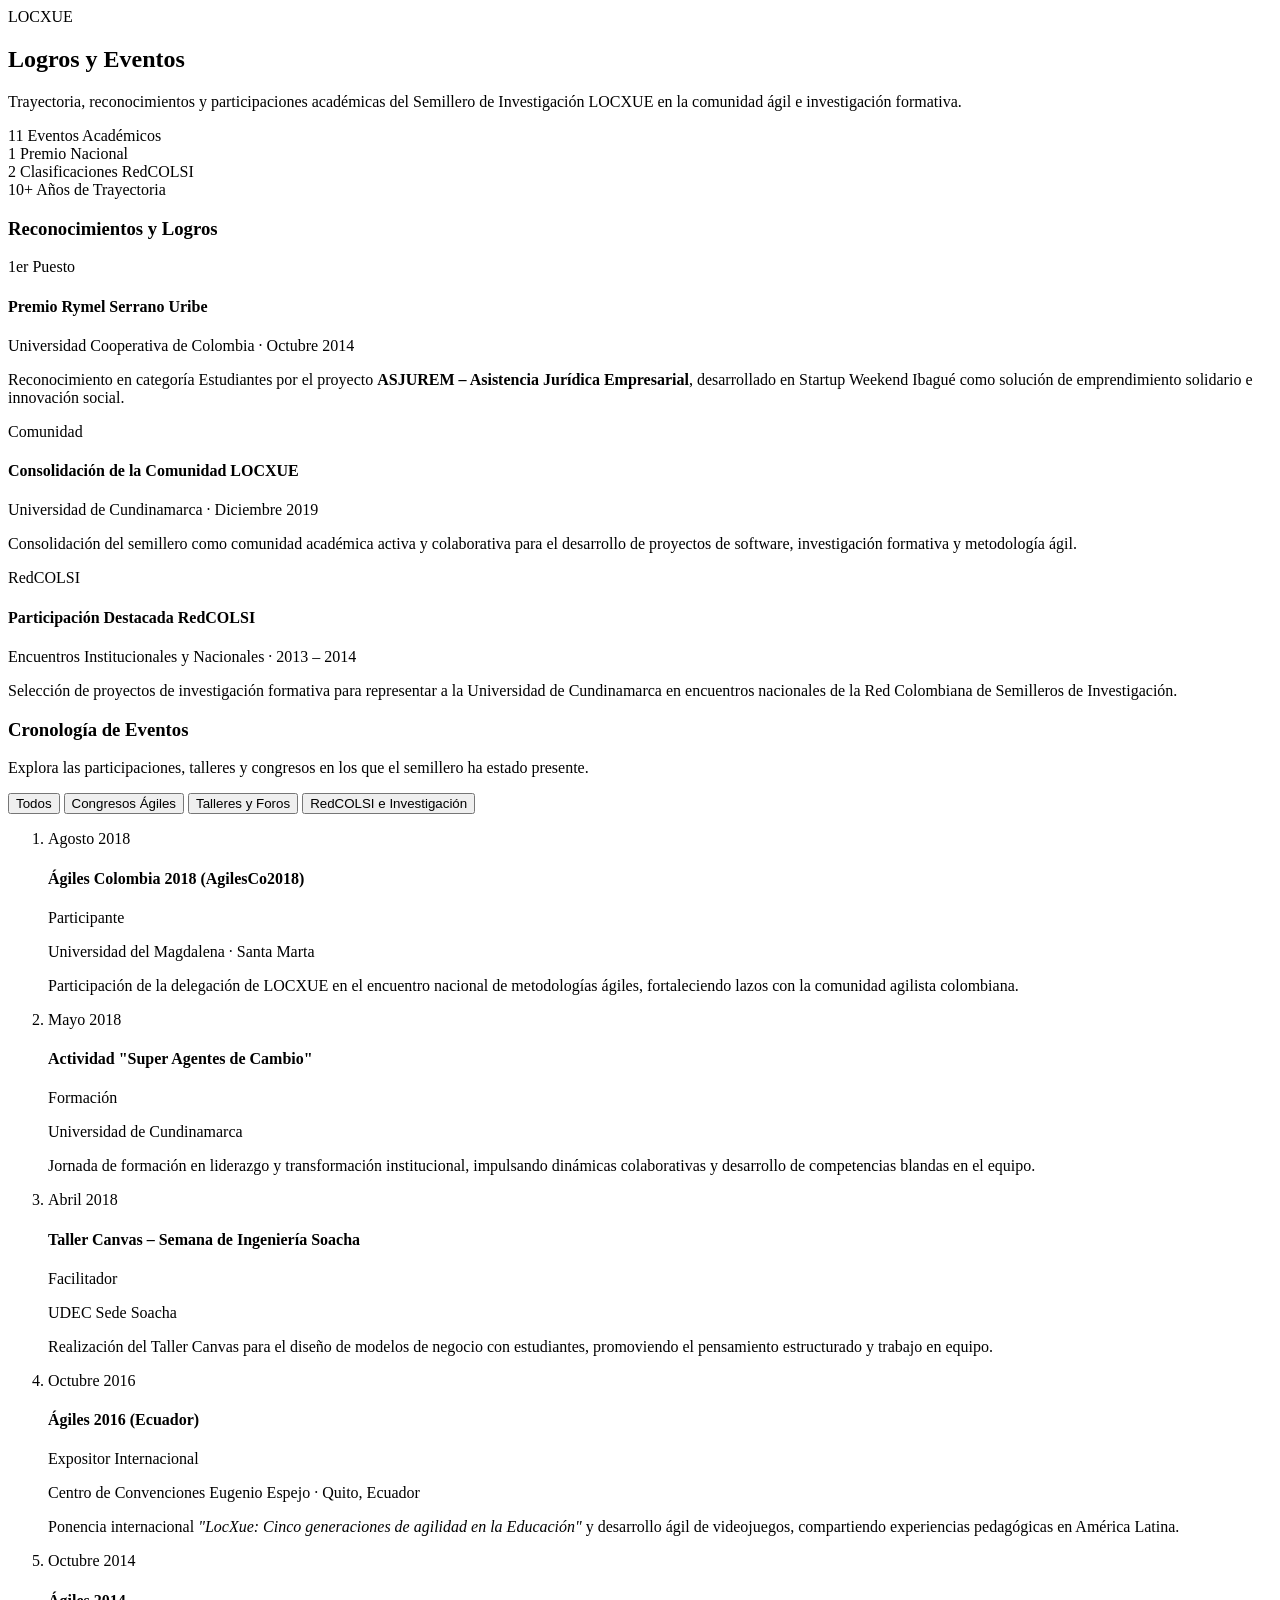
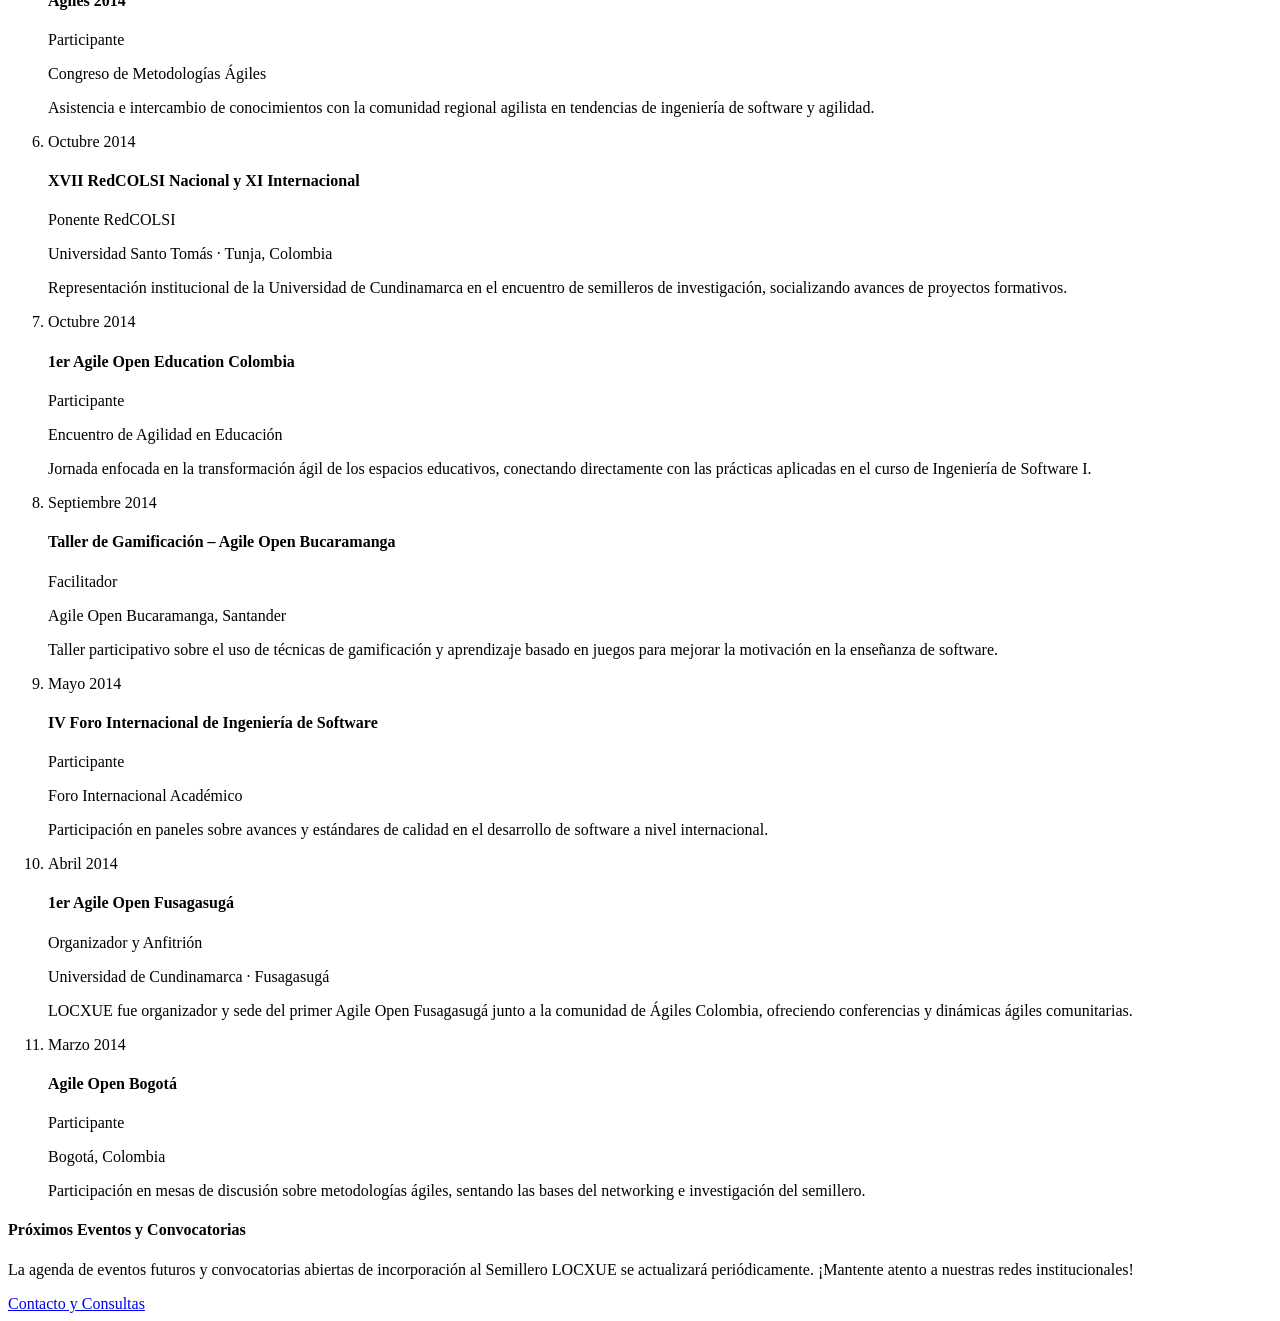
<file: contenido/05-logros-eventos/logros-eventos.html>
<!--
  ============================================================
  SECCIÓN: Logros, Eventos y Convocatorias — Semillero LOCXUE
  ------------------------------------------------------------
  Fragmento modular e independiente. NO incluye <html>, <head>
  ni <body>: este bloque se integra directamente dentro del
  index.html principal por el integrante encargado de unificar
  el sitio (reemplaza el placeholder id="logros" existente).

  Dependencias de esta sección:
    - web/assets/css/styles.css (variables globales de diseño:
      --color-primary, --color-secondary, --space-*, --font-*, etc.)
    - contenido/05-logros-eventos/logros-eventos.css
    - contenido/05-logros-eventos/logros-eventos.js

  Contenido basado en:
    "recopilación eventos, reconocimientos y logros.docx"
    (ver referencias.md en esta misma carpeta)
  ============================================================
-->

<section id="logros" class="section achievements section--alt" data-section="logros" aria-labelledby="ach-title">
  <aside class="brand-watermark" aria-hidden="true">LOCXUE</aside>

  <div class="section__container">
    <h2 id="ach-title">Logros y Eventos</h2>
    <p class="section__lede">Trayectoria, reconocimientos y participaciones académicas del Semillero de Investigación LOCXUE en la comunidad ágil e investigación formativa.</p>

    <!-- Estadísticas destacadas del semillero -->
    <div class="stats-grid" data-component="stats" aria-label="Cifras destacadas del semillero">
      <div class="stat" data-stat="eventos" data-value="11">
        <span class="stat__value">11</span>
        <span class="stat__label">Eventos Académicos</span>
      </div>
      <div class="stat" data-stat="reconocimientos" data-value="1">
        <span class="stat__value">1</span>
        <span class="stat__label">Premio Nacional</span>
      </div>
      <div class="stat" data-stat="redcolsi" data-value="2">
        <span class="stat__value">2</span>
        <span class="stat__label">Clasificaciones RedCOLSI</span>
      </div>
      <div class="stat" data-stat="comunidad" data-value="10">
        <span class="stat__value">10+</span>
        <span class="stat__label">Años de Trayectoria</span>
      </div>
    </div>

    <!-- Subsección: Reconocimientos y Logros Destacados -->
    <div class="logros-eventos__block achievements-section">
      <h3 class="logros-eventos__block-title">Reconocimientos y Logros</h3>
      <div class="cards-grid">
        <article class="card card--achievement" data-component="card">
          <span class="card__badge">1er Puesto</span>
          <h4 class="card__title">Premio Rymel Serrano Uribe</h4>
          <p class="card__meta">Universidad Cooperativa de Colombia · Octubre 2014</p>
          <p>Reconocimiento en categoría Estudiantes por el proyecto <strong>ASJUREM – Asistencia Jurídica Empresarial</strong>, desarrollado en Startup Weekend Ibagué como solución de emprendimiento solidario e innovación social.</p>
        </article>

        <article class="card card--achievement" data-component="card">
          <span class="card__badge">Comunidad</span>
          <h4 class="card__title">Consolidación de la Comunidad LOCXUE</h4>
          <p class="card__meta">Universidad de Cundinamarca · Diciembre 2019</p>
          <p>Consolidación del semillero como comunidad académica activa y colaborativa para el desarrollo de proyectos de software, investigación formativa y metodología ágil.</p>
        </article>

        <article class="card card--achievement" data-component="card">
          <span class="card__badge">RedCOLSI</span>
          <h4 class="card__title">Participación Destacada RedCOLSI</h4>
          <p class="card__meta">Encuentros Institucionales y Nacionales · 2013 – 2014</p>
          <p>Selección de proyectos de investigación formativa para representar a la Universidad de Cundinamarca en encuentros nacionales de la Red Colombiana de Semilleros de Investigación.</p>
        </article>
      </div>
    </div>

    <!-- Subsección: Cronología de Eventos Académicos -->
    <div class="logros-eventos__block events-section">
      <h3 class="logros-eventos__block-title logros-eventos__block-title--tight">Cronología de Eventos</h3>
      <p class="section__lede logros-eventos__block-lede">Explora las participaciones, talleres y congresos en los que el semillero ha estado presente.</p>

      <!-- Filtros de eventos -->
      <div class="events-filter" role="tablist" aria-label="Filtrar eventos por categoría">
        <button type="button" class="filter-btn filter-btn--active" data-filter="all" role="tab" aria-selected="true">Todos</button>
        <button type="button" class="filter-btn" data-filter="agile" role="tab" aria-selected="false">Congresos Ágiles</button>
        <button type="button" class="filter-btn" data-filter="workshop" role="tab" aria-selected="false">Talleres y Foros</button>
        <button type="button" class="filter-btn" data-filter="research" role="tab" aria-selected="false">RedCOLSI e Investigación</button>
      </div>

      <ol class="timeline" data-component="timeline">
        <!-- Evento 11 -->
        <li class="timeline__item" data-category="agile">
          <time class="timeline__date" datetime="2018-08-19">Agosto 2018</time>
          <div class="timeline__header">
            <h4 class="timeline__title">Ágiles Colombia 2018 (AgilesCo2018)</h4>
            <span class="badge badge--participant">Participante</span>
          </div>
          <p class="card__meta">Universidad del Magdalena · Santa Marta</p>
          <p>Participación de la delegación de LOCXUE en el encuentro nacional de metodologías ágiles, fortaleciendo lazos con la comunidad agilista colombiana.</p>
        </li>

        <!-- Evento 10 -->
        <li class="timeline__item" data-category="workshop">
          <time class="timeline__date" datetime="2018-05-08">Mayo 2018</time>
          <div class="timeline__header">
            <h4 class="timeline__title">Actividad "Super Agentes de Cambio"</h4>
            <span class="badge badge--participant">Formación</span>
          </div>
          <p class="card__meta">Universidad de Cundinamarca</p>
          <p>Jornada de formación en liderazgo y transformación institucional, impulsando dinámicas colaborativas y desarrollo de competencias blandas en el equipo.</p>
        </li>

        <!-- Evento 9 -->
        <li class="timeline__item" data-category="workshop">
          <time class="timeline__date" datetime="2018-04-29">Abril 2018</time>
          <div class="timeline__header">
            <h4 class="timeline__title">Taller Canvas – Semana de Ingeniería Soacha</h4>
            <span class="badge badge--facilitator">Facilitador</span>
          </div>
          <p class="card__meta">UDEC Sede Soacha</p>
          <p>Realización del Taller Canvas para el diseño de modelos de negocio con estudiantes, promoviendo el pensamiento estructurado y trabajo en equipo.</p>
        </li>

        <!-- Evento 8 -->
        <li class="timeline__item" data-category="agile">
          <time class="timeline__date" datetime="2016-10-06">Octubre 2016</time>
          <div class="timeline__header">
            <h4 class="timeline__title">Ágiles 2016 (Ecuador)</h4>
            <span class="badge badge--speaker">Expositor Internacional</span>
          </div>
          <p class="card__meta">Centro de Convenciones Eugenio Espejo · Quito, Ecuador</p>
          <p>Ponencia internacional <em>"LocXue: Cinco generaciones de agilidad en la Educación"</em> y desarrollo ágil de videojuegos, compartiendo experiencias pedagógicas en América Latina.</p>
        </li>

        <!-- Evento 7 -->
        <li class="timeline__item" data-category="agile">
          <time class="timeline__date" datetime="2014-10-23">Octubre 2014</time>
          <div class="timeline__header">
            <h4 class="timeline__title">Ágiles 2014</h4>
            <span class="badge badge--participant">Participante</span>
          </div>
          <p class="card__meta">Congreso de Metodologías Ágiles</p>
          <p>Asistencia e intercambio de conocimientos con la comunidad regional agilista en tendencias de ingeniería de software y agilidad.</p>
        </li>

        <!-- Evento 6 -->
        <li class="timeline__item" data-category="research">
          <time class="timeline__date" datetime="2014-10-10">Octubre 2014</time>
          <div class="timeline__header">
            <h4 class="timeline__title">XVII RedCOLSI Nacional y XI Internacional</h4>
            <span class="badge badge--speaker">Ponente RedCOLSI</span>
          </div>
          <p class="card__meta">Universidad Santo Tomás · Tunja, Colombia</p>
          <p>Representación institucional de la Universidad de Cundinamarca en el encuentro de semilleros de investigación, socializando avances de proyectos formativos.</p>
        </li>

        <!-- Evento 5 -->
        <li class="timeline__item" data-category="agile">
          <time class="timeline__date" datetime="2014-10-04">Octubre 2014</time>
          <div class="timeline__header">
            <h4 class="timeline__title">1er Agile Open Education Colombia</h4>
            <span class="badge badge--participant">Participante</span>
          </div>
          <p class="card__meta">Encuentro de Agilidad en Educación</p>
          <p>Jornada enfocada en la transformación ágil de los espacios educativos, conectando directamente con las prácticas aplicadas en el curso de Ingeniería de Software I.</p>
        </li>

        <!-- Evento 4 -->
        <li class="timeline__item" data-category="workshop">
          <time class="timeline__date" datetime="2014-09-27">Septiembre 2014</time>
          <div class="timeline__header">
            <h4 class="timeline__title">Taller de Gamificación – Agile Open Bucaramanga</h4>
            <span class="badge badge--facilitator">Facilitador</span>
          </div>
          <p class="card__meta">Agile Open Bucaramanga, Santander</p>
          <p>Taller participativo sobre el uso de técnicas de gamificación y aprendizaje basado en juegos para mejorar la motivación en la enseñanza de software.</p>
        </li>

        <!-- Evento 3 -->
        <li class="timeline__item" data-category="workshop">
          <time class="timeline__date" datetime="2014-05-30">Mayo 2014</time>
          <div class="timeline__header">
            <h4 class="timeline__title">IV Foro Internacional de Ingeniería de Software</h4>
            <span class="badge badge--participant">Participante</span>
          </div>
          <p class="card__meta">Foro Internacional Académico</p>
          <p>Participación en paneles sobre avances y estándares de calidad en el desarrollo de software a nivel internacional.</p>
        </li>

        <!-- Evento 2 -->
        <li class="timeline__item" data-category="agile">
          <time class="timeline__date" datetime="2014-04-27">Abril 2014</time>
          <div class="timeline__header">
            <h4 class="timeline__title">1er Agile Open Fusagasugá</h4>
            <span class="badge badge--organizer">Organizador y Anfitrión</span>
          </div>
          <p class="card__meta">Universidad de Cundinamarca · Fusagasugá</p>
          <p>LOCXUE fue organizador y sede del primer Agile Open Fusagasugá junto a la comunidad de Ágiles Colombia, ofreciendo conferencias y dinámicas ágiles comunitarias.</p>
        </li>

        <!-- Evento 1 -->
        <li class="timeline__item" data-category="agile">
          <time class="timeline__date" datetime="2014-03-08">Marzo 2014</time>
          <div class="timeline__header">
            <h4 class="timeline__title">Agile Open Bogotá</h4>
            <span class="badge badge--participant">Participante</span>
          </div>
          <p class="card__meta">Bogotá, Colombia</p>
          <p>Participación en mesas de discusión sobre metodologías ágiles, sentando las bases del networking e investigación del semillero.</p>
        </li>
      </ol>
    </div>

    <!-- Subsección: Próximos Eventos / Convocatorias -->
    <div class="upcoming-card logros-eventos__block">
      <div class="upcoming-card__content">
        <h4 class="upcoming-card__title">Próximos Eventos y Convocatorias</h4>
        <p>La agenda de eventos futuros y convocatorias abiertas de incorporación al Semillero LOCXUE se actualizará periódicamente. ¡Mantente atento a nuestras redes institucionales!</p>
      </div>
      <a class="btn btn--secondary" href="#contacto">Contacto y Consultas</a>
    </div>

  </div>
</section>
</file>
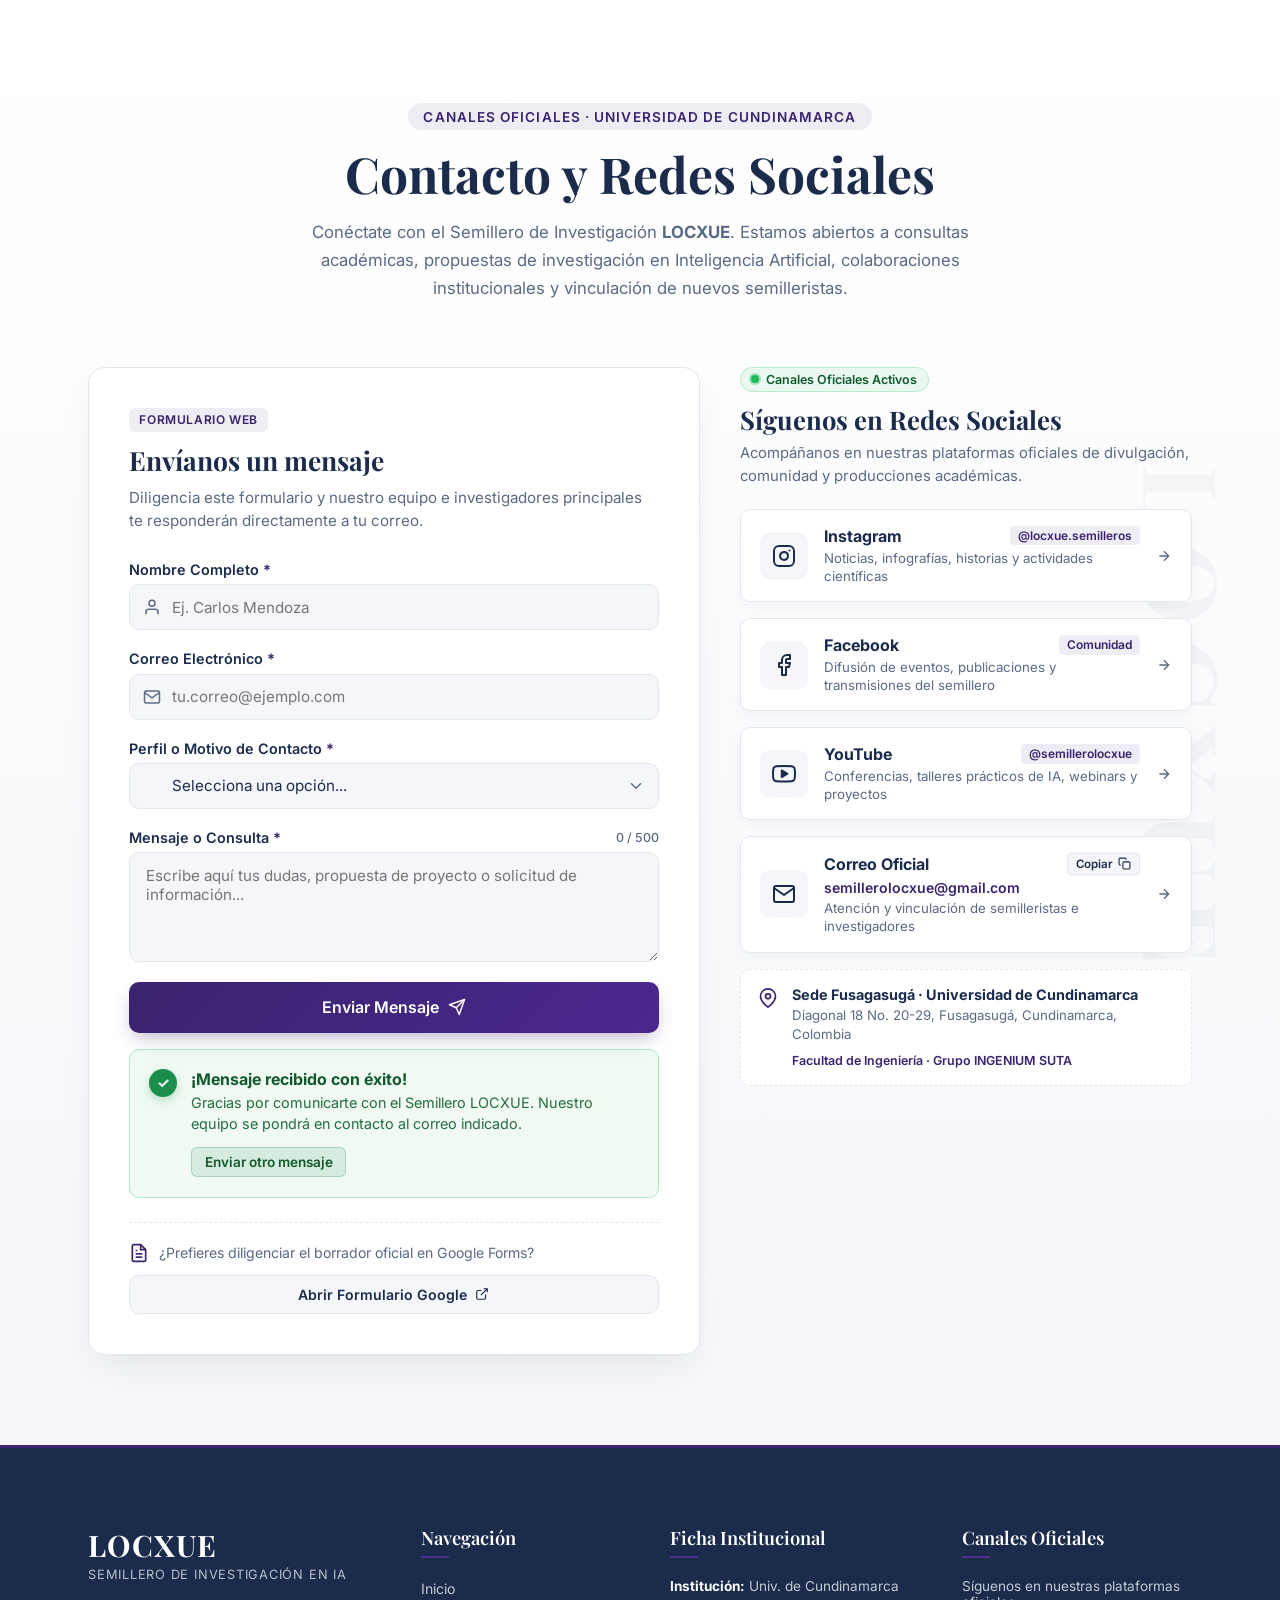
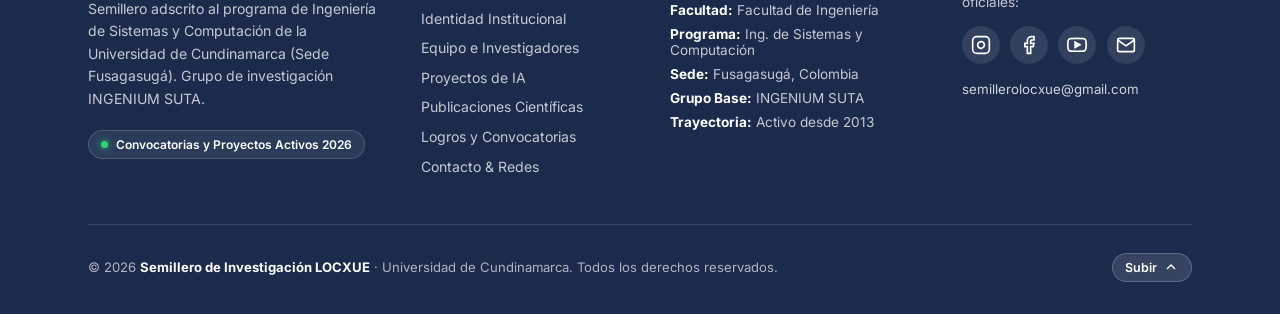
<file: contenido/06-contacto/Contacto-Footer-Vista-Previa.html>
<!DOCTYPE html>
<html lang="es">
<head>
  <meta charset="UTF-8">
  <meta name="viewport" content="width=device-width, initial-scale=1.0">
  <title>Redes Sociales, Contacto y Pie de Página — LOCXUE (Vista Previa)</title>
  
  <!-- Tipografía Institucional Exigida -->
  <link rel="preconnect" href="https://fonts.googleapis.com">
  <link rel="preconnect" href="https://fonts.gstatic.com" crossorigin>
  <link href="https://fonts.googleapis.com/css2?family=Playfair+Display:wght@600;700&family=Inter:wght@400;500;600;700&display=swap" rel="stylesheet">
  
  <link rel="stylesheet" href="contacto-footer.css">
  <style>
    body {
      margin: 0;
      padding: 0;
      font-family: "Inter", sans-serif;
      background-color: #FFFFFF;
    }
  </style>
</head>
<body>

  <!-- Inclusión de la Sección de Contacto, Redes Sociales y Footer -->
  <div class="contacto-footer-wrapper">

    <!-- ============================================================
         SECCIÓN: CONTACTO & REDES SOCIALES
         ============================================================ -->
    <section id="contacto" class="contacto" aria-labelledby="contacto__titulo">

      <!-- Marca de agua lateral (Firma visual vertical LOCXUE) -->
      <span class="contacto__watermark" aria-hidden="true">LOCXUE</span>

      <div class="contacto__container">

        <!-- Encabezado de la Sección -->
        <header class="contacto__header">
          <p class="contacto__eyebrow">Canales Oficiales · Universidad de Cundinamarca</p>
          <h2 id="contacto__titulo" class="contacto__titulo">Contacto y Redes Sociales</h2>
          <p class="contacto__lead">
            Conéctate con el Semillero de Investigación <strong>LOCXUE</strong>. Estamos abiertos a consultas académicas, 
            propuestas de investigación en Inteligencia Artificial, colaboraciones institucionales y vinculación de nuevos semilleristas.
          </p>
        </header>

        <!-- Rejilla Principal: Formulario + Hub de Redes Sociales -->
        <div class="contacto__grid">

          <!-- Columna 1: Formulario de Contacto Interactivo -->
          <div class="contacto__card contacto__card--form">
            <div class="contacto__card-header">
              <div class="contacto__badge">Formulario Web</div>
              <h3 class="contacto__card-titulo">Envíanos un mensaje</h3>
              <p class="contacto__card-desc">
                Diligencia este formulario y nuestro equipo e investigadores principales te responderán directamente a tu correo.
              </p>
            </div>

            <form id="contacto__form" class="contacto__form" novalidate>
              <!-- Nombre Completo -->
              <div class="contacto__form-group" id="grp-nombre">
                <label for="contacto-nombre" class="contacto__label">Nombre Completo <span class="contacto__req" aria-hidden="true">*</span></label>
                <div class="contacto__input-wrapper">
                  <input type="text" id="contacto-nombre" name="nombre" class="contacto__input" placeholder="Ej. Carlos Mendoza" required aria-required="true" autocomplete="name">
                  <svg class="contacto__input-icon" viewBox="0 0 24 24" width="18" height="18" aria-hidden="true"><path d="M20 21v-2a4 4 0 0 0-4-4H8a4 4 0 0 0-4 4v2" fill="none" stroke="currentColor" stroke-width="2" stroke-linecap="round"/><circle cx="12" cy="7" r="4" fill="none" stroke="currentColor" stroke-width="2"/></svg>
                  <span class="contacto__valid-icon" aria-hidden="true">✓</span>
                </div>
                <span class="contacto__error-msg" id="err-nombre">Por favor ingresa tu nombre completo (mínimo 3 caracteres).</span>
              </div>

              <!-- Correo Electrónico -->
              <div class="contacto__form-group" id="grp-email">
                <label for="contacto-email" class="contacto__label">Correo Electrónico <span class="contacto__req" aria-hidden="true">*</span></label>
                <div class="contacto__input-wrapper">
                  <input type="email" id="contacto-email" name="email" class="contacto__input" placeholder="tu.correo@ejemplo.com" required aria-required="true" autocomplete="email">
                  <svg class="contacto__input-icon" viewBox="0 0 24 24" width="18" height="18" aria-hidden="true"><path d="M4 4h16c1.1 0 2 .9 2 2v12c0 1.1-.9 2-2 2H4c-1.1 0-2-.9-2-2V6c0-1.1.9-2 2-2z" fill="none" stroke="currentColor" stroke-width="2"/><polyline points="22,6 12,13 2,6" fill="none" stroke="currentColor" stroke-width="2"/></svg>
                  <span class="contacto__valid-icon" aria-hidden="true">✓</span>
                </div>
                <span class="contacto__error-msg" id="err-email">Por favor ingresa un correo electrónico válido (ejemplo: usuario@dominio.com).</span>
              </div>

              <!-- Perfil / Rol Académico -->
              <div class="contacto__form-group" id="grp-rol">
                <label for="contacto-rol" class="contacto__label">Perfil o Motivo de Contacto <span class="contacto__req" aria-hidden="true">*</span></label>
                <div class="contacto__input-wrapper">
                  <select id="contacto-rol" name="rol" class="contacto__select" required aria-required="true">
                    <option value="" disabled selected>Selecciona una opción...</option>
                    <option value="estudiante">Estudiante UDEC / Otra Universidad</option>
                    <option value="docente">Docente / Investigador Académico</option>
                    <option value="aspirante">Aspirante a Semillerista (Vinculación)</option>
                    <option value="empresa">Empresa / Aliado Tecnológico o Institucional</option>
                    <option value="proyecto">Propuesta o Proyecto en Inteligencia Artificial</option>
                    <option value="otro">Otro tipo de consulta</option>
                  </select>
                  <svg class="contacto__input-icon" viewBox="0 0 24 24" width="18" height="18" aria-hidden="true"><path d="M6 9l6 6 6-6" fill="none" stroke="currentColor" stroke-width="2" stroke-linecap="round"/></svg>
                  <span class="contacto__valid-icon" aria-hidden="true">✓</span>
                </div>
                <span class="contacto__error-msg" id="err-rol">Por favor selecciona una categoría.</span>
              </div>

              <!-- Mensaje o Consulta -->
              <div class="contacto__form-group" id="grp-mensaje">
                <div class="contacto__label-row">
                  <label for="contacto-mensaje" class="contacto__label">Mensaje o Consulta <span class="contacto__req" aria-hidden="true">*</span></label>
                  <span class="contacto__char-count" id="contacto-char-count">0 / 500</span>
                </div>
                <div class="contacto__input-wrapper contacto__input-wrapper--textarea">
                  <textarea id="contacto-mensaje" name="mensaje" class="contacto__textarea" rows="4" maxlength="500" placeholder="Escribe aquí tus dudas, propuesta de proyecto o solicitud de información..." required aria-required="true"></textarea>
                  <span class="contacto__valid-icon contacto__valid-icon--textarea" aria-hidden="true">✓</span>
                </div>
                <span class="contacto__error-msg" id="err-mensaje">Por favor escribe tu consulta (mínimo 10 caracteres).</span>
              </div>

              <!-- Botón Submit con estado animado -->
              <button type="submit" id="contacto__submit-btn" class="contacto__btn-submit">
                <span class="contacto__btn-text">Enviar Mensaje</span>
                <svg class="contacto__btn-icon" viewBox="0 0 24 24" width="18" height="18" aria-hidden="true"><line x1="22" y1="2" x2="11" y2="13" stroke="currentColor" stroke-width="2" stroke-linecap="round"/><polygon points="22 2 15 22 11 13 2 9 22 2" fill="none" stroke="currentColor" stroke-width="2" stroke-linejoin="round"/></svg>
                <span class="contacto__btn-spinner" aria-hidden="true"></span>
              </button>
            </form>

            <!-- Respuesta / Feedback al enviar -->
            <div id="contacto__status" class="contacto__status" aria-live="polite" hidden>
              <div class="contacto__status-icon">✓</div>
              <div class="contacto__status-body">
                <strong>¡Mensaje recibido con éxito!</strong>
                <p>Gracias por comunicarte con el Semillero LOCXUE. Nuestro equipo se pondrá en contacto al correo indicado.</p>
                <button type="button" id="contacto__reset-btn" class="contacto__status-reset">
                  Enviar otro mensaje
                </button>
              </div>
            </div>

            <!-- Enlace Alternativo a Formulario Google -->
            <div class="contacto__google-form-banner">
              <div class="contacto__gform-info">
                <svg viewBox="0 0 24 24" width="20" height="20" aria-hidden="true" fill="none" stroke="currentColor" stroke-width="2"><path d="M14 2H6a2 2 0 0 0-2 2v16a2 2 0 0 0 2 2h12a2 2 0 0 0 2-2V8z"/><polyline points="14 2 14 8 20 8"/><line x1="16" y1="13" x2="8" y2="13"/><line x1="16" y1="17" x2="8" y2="17"/><polyline points="10 9 9 9 8 9"/></svg>
                <span>¿Prefieres diligenciar el borrador oficial en Google Forms?</span>
              </div>
              <a href="https://docs.google.com/forms/d/e/1FAIpQLScqPQmMn4Ein_AdMww7K2ErjHBQUYcgxhZ6rcK56AzbHb35BA/viewform?usp=publish-editor" target="_blank" rel="noopener noreferrer" class="contacto__btn-gform">
                <span>Abrir Formulario Google</span>
                <svg viewBox="0 0 24 24" width="14" height="14" fill="none" stroke="currentColor" stroke-width="2"><path d="M18 13v6a2 2 0 0 1-2 2H5a2 2 0 0 1-2-2V8a2 2 0 0 1 2-2h6"/><polyline points="15 3 21 3 21 9"/><line x1="10" y1="14" x2="21" y2="3"/></svg>
              </a>
            </div>
          </div>

          <!-- Columna 2: Redes Sociales Oficiales y Canales Directos -->
          <div class="contacto__social-column">
            <div class="contacto__social-intro">
              <div class="contacto__live-indicator">
                <span class="contacto__live-dot"></span> Canales Oficiales Activos
              </div>
              <h3 class="contacto__social-titulo">Síguenos en Redes Sociales</h3>
              <p class="contacto__social-sub">
                Acompáñanos en nuestras plataformas oficiales de divulgación, comunidad y producciones académicas.
              </p>
            </div>

            <div class="contacto__social-grid">

              <!-- 1. Instagram -->
              <a href="https://www.instagram.com/locxue.semilleros?stkn=cHF1bXo1ZnllaGg%3D&utm_source=qr" target="_blank" rel="noopener noreferrer" class="contacto__social-card contacto__social-card--instagram" aria-label="Abrir Instagram oficial de LOCXUE (@locxue.semilleros)">
                <div class="contacto__social-icon-box">
                  <svg viewBox="0 0 24 24" width="24" height="24" fill="none" stroke="currentColor" stroke-width="2" stroke-linecap="round" stroke-linejoin="round"><rect x="2" y="2" width="20" height="20" rx="5" ry="5"/><path d="M16 11.37A4 4 0 1 1 12.63 8 4 4 0 0 1 16 11.37z"/><line x1="17.5" y1="6.5" x2="17.51" y2="6.5"/></svg>
                </div>
                <div class="contacto__social-info">
                  <div class="contacto__social-header-row">
                    <span class="contacto__social-name">Instagram</span>
                    <span class="contacto__social-badge">@locxue.semilleros</span>
                  </div>
                  <span class="contacto__social-desc">Noticias, infografías, historias y actividades científicas</span>
                </div>
                <svg class="contacto__social-arrow" viewBox="0 0 24 24" width="16" height="16" fill="none" stroke="currentColor" stroke-width="2"><path d="M5 12h14M12 5l7 7-7 7"/></svg>
              </a>

              <!-- 2. Facebook -->
              <a href="https://www.facebook.com/share/1F9QtCepH8/?mibextid=wwXIfr" target="_blank" rel="noopener noreferrer" class="contacto__social-card contacto__social-card--facebook" aria-label="Abrir Facebook oficial de LOCXUE">
                <div class="contacto__social-icon-box">
                  <svg viewBox="0 0 24 24" width="24" height="24" fill="none" stroke="currentColor" stroke-width="2" stroke-linecap="round" stroke-linejoin="round"><path d="M18 2h-3a5 5 0 0 0-5 5v3H7v4h3v8h4v-8h3l1-4h-4V7a1 1 0 0 1 1-1h3z"/></svg>
                </div>
                <div class="contacto__social-info">
                  <div class="contacto__social-header-row">
                    <span class="contacto__social-name">Facebook</span>
                    <span class="contacto__social-badge">Comunidad</span>
                  </div>
                  <span class="contacto__social-desc">Difusión de eventos, publicaciones y transmisiones del semillero</span>
                </div>
                <svg class="contacto__social-arrow" viewBox="0 0 24 24" width="16" height="16" fill="none" stroke="currentColor" stroke-width="2"><path d="M5 12h14M12 5l7 7-7 7"/></svg>
              </a>

              <!-- 3. YouTube -->
              <a href="https://www.youtube.com/@semillerolocxue" target="_blank" rel="noopener noreferrer" class="contacto__social-card contacto__social-card--youtube" aria-label="Abrir YouTube oficial de LOCXUE (@semillerolocxue)">
                <div class="contacto__social-icon-box">
                  <svg viewBox="0 0 24 24" width="24" height="24" fill="none" stroke="currentColor" stroke-width="2" stroke-linecap="round" stroke-linejoin="round"><path d="M22.54 6.42a2.78 2.78 0 0 0-1.94-2C18.88 4 12 4 12 4s-6.88 0-8.6.46a2.78 2.78 0 0 0-1.94 2A29 29 0 0 0 1 11.75a29 29 0 0 0 .46 5.33A2.78 2.78 0 0 0 3.4 19c1.72.46 8.6.46 8.6.46s6.88 0 8.6-.46a2.78 2.78 0 0 0 1.94-2 29 29 0 0 0 .46-5.25 29 29 0 0 0-.46-5.33z"/><polygon points="9.75 15.02 15.5 11.75 9.75 8.48 9.75 15.02" fill="currentColor"/></svg>
                </div>
                <div class="contacto__social-info">
                  <div class="contacto__social-header-row">
                    <span class="contacto__social-name">YouTube</span>
                    <span class="contacto__social-badge">@semillerolocxue</span>
                  </div>
                  <span class="contacto__social-desc">Conferencias, talleres prácticos de IA, webinars y proyectos</span>
                </div>
                <svg class="contacto__social-arrow" viewBox="0 0 24 24" width="16" height="16" fill="none" stroke="currentColor" stroke-width="2"><path d="M5 12h14M12 5l7 7-7 7"/></svg>
              </a>

              <!-- 4. Correo Oficial Directo con opción de copiar -->
              <div class="contacto__social-card contacto__social-card--email" id="card-email-oficial">
                <div class="contacto__social-icon-box">
                  <svg viewBox="0 0 24 24" width="24" height="24" fill="none" stroke="currentColor" stroke-width="2" stroke-linecap="round" stroke-linejoin="round"><path d="M4 4h16c1.1 0 2 .9 2 2v12c0 1.1-.9 2-2 2H4c-1.1 0-2-.9-2-2V6c0-1.1.9-2 2-2z"/><polyline points="22,6 12,13 2,6"/></svg>
                </div>
                <div class="contacto__social-info">
                  <div class="contacto__social-header-row">
                    <span class="contacto__social-name">Correo Oficial</span>
                    <button type="button" class="contacto__copy-btn" id="contacto-copy-email" title="Copiar correo al portapapeles" aria-label="Copiar correo semillerolocxue@gmail.com">
                      <span class="contacto__copy-text">Copiar</span>
                      <svg viewBox="0 0 24 24" width="13" height="13" fill="none" stroke="currentColor" stroke-width="2"><rect x="9" y="9" width="13" height="13" rx="2" ry="2"/><path d="M5 15H4a2 2 0 0 1-2-2V4a2 2 0 0 1 2-2h9a2 2 0 0 1 2 2v1"/></svg>
                    </button>
                  </div>
                  <a href="mailto:semillerolocxue@gmail.com" class="contacto__social-email-link">semillerolocxue@gmail.com</a>
                  <span class="contacto__social-desc">Atención y vinculación de semilleristas e investigadores</span>
                </div>
                <a href="mailto:semillerolocxue@gmail.com" class="contacto__social-arrow-link" aria-label="Escribir correo directo a semillerolocxue@gmail.com">
                  <svg class="contacto__social-arrow" viewBox="0 0 24 24" width="16" height="16" fill="none" stroke="currentColor" stroke-width="2"><path d="M5 12h14M12 5l7 7-7 7"/></svg>
                </a>
              </div>

            </div>

            <!-- Ficha de Ubicación Institucional -->
            <div class="contacto__location-box">
              <div class="contacto__location-icon">
                <svg viewBox="0 0 24 24" width="20" height="20" fill="none" stroke="currentColor" stroke-width="2"><path d="M21 10c0 7-9 13-9 13s-9-6-9-13a9 9 0 0 1 18 0z"/><circle cx="12" cy="10" r="3"/></svg>
              </div>
              <div class="contacto__location-text">
                <strong>Sede Fusagasugá · Universidad de Cundinamarca</strong>
                <p>Diagonal 18 No. 20-29, Fusagasugá, Cundinamarca, Colombia</p>
                <span class="contacto__location-group">Facultad de Ingeniería · Grupo INGENIUM SUTA</span>
              </div>
            </div>

          </div>

        </div>

      </div>
    </section>

    <!-- ============================================================
         PIE DE PÁGINA INSTITUCIONAL (FOOTER)
         ============================================================ -->
    <footer class="footer-locxue" role="contentinfo">
      <div class="footer-locxue__container">

        <div class="footer-locxue__top">
          
          <!-- Marca e Información de la Universidad -->
          <div class="footer-locxue__brand">
            <div class="footer-locxue__logo-group">
              <div class="footer-locxue__logo-mark">LOCXUE</div>
              <span class="footer-locxue__tagline">Semillero de Investigación en IA</span>
            </div>
            <p class="footer-locxue__about">
              Semillero adscrito al programa de Ingeniería de Sistemas y Computación de la Universidad de Cundinamarca (Sede Fusagasugá). Grupo de investigación INGENIUM SUTA.
            </p>
            <div class="footer-locxue__status-pill">
              <span class="footer-locxue__status-dot"></span> Convocatorias y Proyectos Activos 2026
            </div>
          </div>

          <!-- Enlaces Rápidos de Navegación -->
          <div class="footer-locxue__col">
            <h4 class="footer-locxue__col-titulo">Navegación</h4>
            <ul class="footer-locxue__links">
              <li><a href="#inicio">Inicio</a></li>
              <li><a href="#identidad">Identidad Institucional</a></li>
              <li><a href="#equipo">Equipo e Investigadores</a></li>
              <li><a href="#proyectos">Proyectos de IA</a></li>
              <li><a href="#publicaciones">Publicaciones Científicas</a></li>
              <li><a href="#logros-eventos">Logros y Convocatorias</a></li>
              <li><a href="#contacto">Contacto & Redes</a></li>
            </ul>
          </div>

          <!-- Información Académica Institucional -->
          <div class="footer-locxue__col">
            <h4 class="footer-locxue__col-titulo">Ficha Institucional</h4>
            <ul class="footer-locxue__info-list">
              <li><strong>Institución:</strong> Univ. de Cundinamarca</li>
              <li><strong>Facultad:</strong> Facultad de Ingeniería</li>
              <li><strong>Programa:</strong> Ing. de Sistemas y Computación</li>
              <li><strong>Sede:</strong> Fusagasugá, Colombia</li>
              <li><strong>Grupo Base:</strong> INGENIUM SUTA</li>
              <li><strong>Trayectoria:</strong> Activo desde 2013</li>
            </ul>
          </div>

          <!-- Canales Oficiales en Footer -->
          <div class="footer-locxue__col">
            <h4 class="footer-locxue__col-titulo">Canales Oficiales</h4>
            <p class="footer-locxue__col-text">Síguenos en nuestras plataformas oficiales:</p>
            <div class="footer-locxue__social-icons">
              <!-- Instagram -->
              <a href="https://www.instagram.com/locxue.semilleros?stkn=cHF1bXo1ZnllaGg%3D&utm_source=qr" target="_blank" rel="noopener noreferrer" aria-label="Instagram de LOCXUE (@locxue.semilleros)" title="Instagram (@locxue.semilleros)">
                <svg viewBox="0 0 24 24" width="20" height="20" fill="none" stroke="currentColor" stroke-width="2"><rect x="2" y="2" width="20" height="20" rx="5" ry="5"/><path d="M16 11.37A4 4 0 1 1 12.63 8 4 4 0 0 1 16 11.37z"/><line x1="17.5" y1="6.5" x2="17.51" y2="6.5"/></svg>
              </a>
              <!-- Facebook -->
              <a href="https://www.facebook.com/share/1F9QtCepH8/?mibextid=wwXIfr" target="_blank" rel="noopener noreferrer" aria-label="Facebook Oficial de LOCXUE" title="Facebook de LOCXUE">
                <svg viewBox="0 0 24 24" width="20" height="20" fill="none" stroke="currentColor" stroke-width="2"><path d="M18 2h-3a5 5 0 0 0-5 5v3H7v4h3v8h4v-8h3l1-4h-4V7a1 1 0 0 1 1-1h3z"/></svg>
              </a>
              <!-- YouTube -->
              <a href="https://www.youtube.com/@semillerolocxue" target="_blank" rel="noopener noreferrer" aria-label="YouTube de LOCXUE (@semillerolocxue)" title="YouTube (@semillerolocxue)">
                <svg viewBox="0 0 24 24" width="20" height="20" fill="none" stroke="currentColor" stroke-width="2"><path d="M22.54 6.42a2.78 2.78 0 0 0-1.94-2C18.88 4 12 4 12 4s-6.88 0-8.6.46a2.78 2.78 0 0 0-1.94 2A29 29 0 0 0 1 11.75a29 29 0 0 0 .46 5.33A2.78 2.78 0 0 0 3.4 19c1.72.46 8.6.46 8.6.46s6.88 0 8.6-.46a2.78 2.78 0 0 0 1.94-2 29 29 0 0 0 .46-5.25 29 29 0 0 0-.46-5.33z"/><polygon points="9.75 15.02 15.5 11.75 9.75 8.48 9.75 15.02" fill="currentColor"/></svg>
              </a>
              <!-- Correo Oficial -->
              <a href="mailto:semillerolocxue@gmail.com" aria-label="Correo Oficial de LOCXUE (semillerolocxue@gmail.com)" title="Enviar correo a semillerolocxue@gmail.com">
                <svg viewBox="0 0 24 24" width="20" height="20" fill="none" stroke="currentColor" stroke-width="2"><path d="M4 4h16c1.1 0 2 .9 2 2v12c0 1.1-.9 2-2 2H4c-1.1 0-2-.9-2-2V6c0-1.1.9-2 2-2z"/><polyline points="22,6 12,13 2,6"/></svg>
              </a>
            </div>
            <div class="footer-locxue__email-direct">
              <a href="mailto:semillerolocxue@gmail.com">semillerolocxue@gmail.com</a>
            </div>
          </div>

        </div>

        <!-- Copyright y Botón Subir -->
        <div class="footer-locxue__bottom">
          <div class="footer-locxue__copyright">
            © 2026 <strong>Semillero de Investigación LOCXUE</strong> · Universidad de Cundinamarca. Todos los derechos reservados.
          </div>
          <button type="button" id="footer-scroll-top" class="footer-locxue__scroll-top" aria-label="Volver al inicio de la página" title="Subir al inicio">
            <span>Subir</span>
            <svg viewBox="0 0 24 24" width="16" height="16" fill="none" stroke="currentColor" stroke-width="2"><polyline points="18 15 12 9 6 15"/></svg>
          </button>
        </div>

      </div>
    </footer>

  </div>

  <script src="contacto-footer.js"></script>
</body>
</html>
</file>
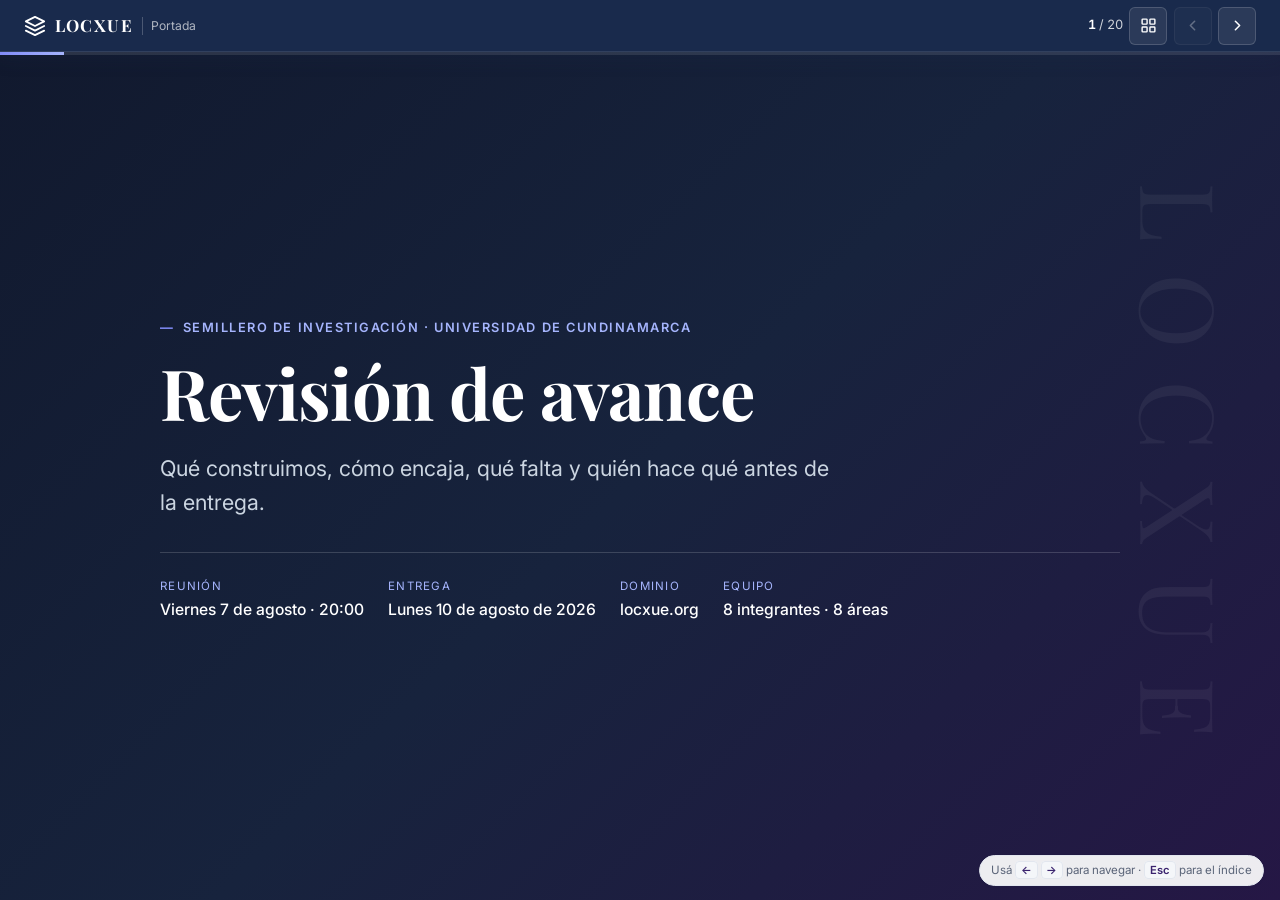
<file: docs/reuniones/2026-08-07-presentacion-revision.html>
<!DOCTYPE html>
<html lang="es-CO">
<head>
<meta charset="UTF-8">
<meta name="viewport" content="width=device-width, initial-scale=1">
<title>LOCXUE · Revisión de avance — 7 de agosto de 2026</title>
<meta name="description" content="Presentación de revisión de avance del sitio web del Semillero de Investigación LOCXUE. Reunión de equipo, 7 de agosto de 2026.">
<meta name="theme-color" content="#1A2B4C">
<meta name="color-scheme" content="light">
<link rel="preconnect" href="https://fonts.googleapis.com">
<link rel="preconnect" href="https://fonts.gstatic.com" crossorigin>
<link rel="stylesheet" href="https://fonts.googleapis.com/css2?family=Inter:wght@400;500;600&family=Playfair+Display:wght@600;700&display=swap">
<style>
/* ==========================================================================
   LOCXUE — Deck de revisión de avance (7-ago-2026)
   Tokens tomados VERBATIM de web/assets/css/styles.css:11-53
   ========================================================================== */
:root{
  --color-primary:#1A2B4C;
  --color-secondary:#3A236E;
  --color-bg-white:#FFFFFF;
  --color-bg-soft:#F4F6F9;
  --color-text:#1A2B4C;
  --color-text-inverse:#FFFFFF;
  --color-muted:#5A6478;
  --color-border:#E2E6EE;
  --color-overlay:rgba(26,43,76,.65);

  --font-heading:'Playfair Display',Georgia,serif;
  --font-body:'Inter',Roboto,Helvetica,Arial,sans-serif;
  --lh-body:1.6;
  --lh-heading:1.2;

  --space-1:.5rem;  --space-2:1rem;   --space-3:1.5rem;
  --space-4:2rem;   --space-6:3rem;   --space-8:4rem;

  --container-max:1200px;
  --radius-sm:6px;  --radius-md:12px; --radius-lg:20px;
  --shadow-sm:0 1px 2px rgba(26,43,76,.08);
  --shadow-md:0 4px 12px rgba(26,43,76,.12);
  --shadow-lg:0 12px 35px rgba(17,25,46,.22);
  --transition-base:200ms ease;

  /* Deck-specific — derivados del módulo Equipo (equipo.css) */
  --grad-dark:linear-gradient(135deg,#11192E 0%,#17233D 50%,#251745 100%);
  --eyebrow:#A5B4FC;
  --eyebrow-dash:#818CF8;
  --lead-light:#CBD5E1;
  --ok:#1F7A4D;   --ok-bg:#E4F4EB;
  --warn:#8A5A00; --warn-bg:#FBF0DC;
  --bad:#A32C2C;  --bad-bg:#FBE6E6;
  --chrome-h:52px;
}

*,*::before,*::after{margin:0;padding:0;box-sizing:border-box}

html{scroll-behavior:smooth}
body{
  font-family:var(--font-body);
  font-size:clamp(.95rem,.55vw + .82rem,1.05rem);
  line-height:var(--lh-body);
  color:var(--color-text);
  background:var(--color-primary);
  -webkit-font-smoothing:antialiased;
  -moz-osx-font-smoothing:grayscale;
}
h1,h2,h3,h4{font-family:var(--font-heading);line-height:var(--lh-heading);color:var(--color-primary)}
ul{list-style:none}
a{color:var(--color-secondary);text-decoration:none;transition:color var(--transition-base)}
a:hover{color:var(--color-primary)}
:focus-visible{outline:2px solid var(--eyebrow);outline-offset:3px;border-radius:4px}
strong{font-weight:600}
code{font-family:ui-monospace,SFMono-Regular,Consolas,monospace;font-size:.86em;background:rgba(58,35,110,.09);color:var(--color-secondary);padding:.1em .38em;border-radius:4px;word-break:break-word}
.slide--dark code{background:rgba(255,255,255,.12);color:#D9E0F5}

/* ---------- Chrome del deck ---------- */
.chrome{
  position:fixed;inset-block-start:0;inset-inline:0;height:var(--chrome-h);z-index:1000;
  display:flex;align-items:center;justify-content:space-between;gap:var(--space-2);
  padding:0 var(--space-3);
  background:rgba(26,43,76,.95);
  backdrop-filter:blur(12px);-webkit-backdrop-filter:blur(12px);
  border-bottom:1px solid rgba(255,255,255,.1);
  box-shadow:0 4px 20px rgba(26,43,76,.25);
  color:#fff;
}
.chrome__brand{display:flex;align-items:center;gap:.55rem;min-width:0}
.chrome__mark{width:22px;height:22px;flex:none;color:#fff}
.chrome__word{font-family:var(--font-heading);font-weight:700;font-size:1.05rem;letter-spacing:.08em}
.chrome__sep{width:1px;height:18px;background:rgba(255,255,255,.22);flex:none}
.chrome__ctx{font-size:.76rem;color:rgba(255,255,255,.66);white-space:nowrap;overflow:hidden;text-overflow:ellipsis}
.chrome__right{display:flex;align-items:center;gap:.4rem;flex:none}
.counter{font-size:.8rem;font-variant-numeric:tabular-nums;color:rgba(255,255,255,.8);min-width:4.2rem;text-align:right}
.counter b{color:#fff;font-weight:600}
.progress{position:fixed;inset-block-start:var(--chrome-h);inset-inline:0;height:3px;background:rgba(255,255,255,.1);z-index:1000}
.progress__bar{height:100%;width:0;background:linear-gradient(90deg,#818CF8,#A5B4FC);transition:width 300ms ease}

.iconbtn{
  width:38px;height:38px;display:grid;place-items:center;flex:none;
  background:rgba(255,255,255,.08);border:1px solid rgba(255,255,255,.16);
  color:#fff;border-radius:var(--radius-sm);cursor:pointer;
  transition:background var(--transition-base),border-color var(--transition-base),transform var(--transition-base);
}
.iconbtn:hover{background:rgba(255,255,255,.18);border-color:rgba(255,255,255,.3)}
.iconbtn:active{transform:scale(.94)}
.iconbtn svg{width:17px;height:17px}
.iconbtn[disabled]{opacity:.32;cursor:not-allowed}
.iconbtn[disabled]:hover{background:rgba(255,255,255,.08);border-color:rgba(255,255,255,.16)}

/* ---------- Slides ---------- */
.deck{padding-block-start:var(--chrome-h)}
.slide{
  display:none;
  min-height:calc(100vh - var(--chrome-h));
  padding:var(--space-6) var(--space-3) var(--space-8);
  background:var(--color-bg-white);
  position:relative;overflow:hidden;
}
.slide.is-active{display:flex;flex-direction:column;justify-content:center}
.slide--alt{background:var(--color-bg-soft)}
.slide--dark{background:var(--color-primary);color:#fff}
.slide--grad{background:var(--grad-dark);color:#fff}
.slide--dark h1,.slide--dark h2,.slide--dark h3,.slide--dark h4,
.slide--grad h1,.slide--grad h2,.slide--grad h3,.slide--grad h4{color:#fff}
.slide__inner{width:100%;max-width:var(--container-max);margin-inline:auto;position:relative;z-index:1}

/* Marca de agua vertical — firma del sistema de diseño.
   Se usan propiedades FÍSICAS a propósito: con writing-mode:vertical-rl los ejes
   lógicos se invierten (inset-block pasa a ser horizontal), y las propiedades
   lógicas terminan estirando el bloque a todo el ancho en vez de anclarlo. */
.wm{
  position:absolute;top:50%;right:var(--space-2);transform:translateY(-50%);
  max-height:100%;
  writing-mode:vertical-rl;text-orientation:mixed;
  font-family:var(--font-heading);font-size:clamp(3rem,8vw,6.5rem);
  color:rgba(58,35,110,.07);letter-spacing:.3em;
  pointer-events:none;user-select:none;z-index:0;
}
.slide--dark .wm,.slide--grad .wm{color:rgba(255,255,255,.055)}

/* ---------- Tipografía de slide ---------- */
.eyebrow{
  display:inline-flex;align-items:center;gap:.5rem;
  font-size:.8rem;font-weight:600;text-transform:uppercase;letter-spacing:.12em;
  color:var(--color-secondary);margin-bottom:.7rem;
}
.eyebrow::before{content:'—';color:var(--color-secondary);font-weight:700}
.slide--dark .eyebrow,.slide--grad .eyebrow{color:var(--eyebrow)}
.slide--dark .eyebrow::before,.slide--grad .eyebrow::before{color:var(--eyebrow-dash)}

.s-title{font-size:clamp(1.7rem,3.1vw,2.5rem);margin-bottom:.65rem}
.s-lede{max-width:70ch;color:var(--color-muted);font-size:1.02rem;margin-bottom:var(--space-3)}
.slide--dark .s-lede,.slide--grad .s-lede{color:var(--lead-light)}

/* ---------- Portada ---------- */
.cover{text-align:left;max-width:60rem}
.cover__title{font-size:clamp(2.4rem,6.2vw,4.4rem);margin-bottom:var(--space-2);letter-spacing:-.01em}
.cover__sub{font-size:clamp(1.05rem,1.7vw,1.35rem);color:var(--lead-light);max-width:52ch;margin-bottom:var(--space-4)}
.cover__meta{display:flex;flex-wrap:wrap;gap:var(--space-1) var(--space-3);padding-top:var(--space-3);border-top:1px solid rgba(255,255,255,.16)}
.cover__meta div{display:flex;flex-direction:column;gap:.15rem}
.cover__meta dt{font-size:.72rem;text-transform:uppercase;letter-spacing:.11em;color:var(--eyebrow)}
.cover__meta dd{font-size:.98rem;color:#fff;font-weight:500}

/* ---------- Grids ---------- */
.grid{display:grid;gap:var(--space-3)}
.grid--2{grid-template-columns:1fr}
.grid--3{grid-template-columns:1fr}
.grid--4{grid-template-columns:repeat(2,1fr)}
@media(min-width:760px){
  .grid--2{grid-template-columns:repeat(2,1fr)}
  .grid--3{grid-template-columns:repeat(3,1fr)}
  .grid--4{grid-template-columns:repeat(4,1fr)}
}

/* ---------- Cards ---------- */
.card{
  background:var(--color-bg-white);border:1px solid var(--color-border);
  border-radius:var(--radius-md);padding:var(--space-3);box-shadow:var(--shadow-sm);
  transition:box-shadow var(--transition-base),transform var(--transition-base);
}
.card:hover{box-shadow:var(--shadow-md);transform:translateY(-2px)}
.slide--dark .card,.slide--grad .card{background:rgba(255,255,255,.05);border-color:rgba(255,255,255,.14);box-shadow:none}
.slide--dark .card:hover,.slide--grad .card:hover{background:rgba(255,255,255,.08)}
.card__head{display:flex;align-items:center;gap:.6rem;margin-bottom:.55rem}
.card__ico{width:34px;height:34px;flex:none;display:grid;place-items:center;border-radius:var(--radius-sm);background:rgba(58,35,110,.09);color:var(--color-secondary)}
.card__ico svg{width:18px;height:18px}
.slide--dark .card__ico,.slide--grad .card__ico{background:rgba(255,255,255,.1);color:var(--eyebrow)}
.card__title{font-size:1.08rem;margin:0}
.card__meta{font-size:.82rem;color:var(--color-muted)}
.slide--dark .card__meta,.slide--grad .card__meta{color:var(--lead-light)}
.card p{font-size:.93rem;color:var(--color-muted)}
.slide--dark .card p,.slide--grad .card p{color:var(--lead-light)}

/* ---------- Stats ---------- */
.stat{text-align:center;padding:var(--space-3) var(--space-2);background:var(--color-bg-white);border:1px solid var(--color-border);border-radius:var(--radius-md);box-shadow:var(--shadow-sm)}
.slide--dark .stat,.slide--grad .stat{background:rgba(255,255,255,.05);border-color:rgba(255,255,255,.14);box-shadow:none}
.stat__value{font-family:var(--font-heading);font-size:clamp(1.9rem,3.4vw,2.6rem);color:var(--color-secondary);display:block;line-height:1}
.slide--dark .stat__value,.slide--grad .stat__value{color:var(--eyebrow)}
.stat__label{font-size:.8rem;color:var(--color-muted);display:block;margin-top:.45rem;line-height:1.4}
.slide--dark .stat__label,.slide--grad .stat__label{color:var(--lead-light)}
.stat--flag .stat__value{color:var(--bad)}
.slide--dark .stat--flag .stat__value{color:#FF9E9E}

/* ---------- Badges ---------- */
.badge{display:inline-flex;align-items:center;gap:.32rem;font-size:.73rem;font-weight:600;padding:.24rem .55rem;border-radius:999px;white-space:nowrap;line-height:1.35}
.badge svg{width:12px;height:12px;flex:none}
.badge--ok{background:var(--ok-bg);color:var(--ok)}
.badge--warn{background:var(--warn-bg);color:var(--warn)}
.badge--bad{background:var(--bad-bg);color:var(--bad)}
.badge--neutral{background:rgba(58,35,110,.09);color:var(--color-secondary)}
.slide--dark .badge--ok,.slide--grad .badge--ok{background:rgba(52,211,153,.16);color:#7BE8B4}
.slide--dark .badge--warn,.slide--grad .badge--warn{background:rgba(251,191,36,.16);color:#F8D488}
.slide--dark .badge--bad,.slide--grad .badge--bad{background:rgba(248,113,113,.16);color:#FFA8A8}
.slide--dark .badge--neutral,.slide--grad .badge--neutral{background:rgba(255,255,255,.11);color:var(--eyebrow)}

/* ---------- Tablas ---------- */
.tablewrap{overflow-x:auto;border:1px solid var(--color-border);border-radius:var(--radius-md);background:#fff}
.slide--dark .tablewrap,.slide--grad .tablewrap{border-color:rgba(255,255,255,.14);background:rgba(255,255,255,.04)}
table{width:100%;border-collapse:collapse;font-size:.87rem;min-width:620px}
th,td{text-align:left;padding:.62rem .8rem;border-bottom:1px solid var(--color-border);vertical-align:top}
.slide--dark th,.slide--dark td,.slide--grad th,.slide--grad td{border-color:rgba(255,255,255,.1)}
th{font-size:.72rem;text-transform:uppercase;letter-spacing:.08em;color:var(--color-muted);font-weight:600;background:var(--color-bg-soft);position:sticky;top:0}
.slide--dark th,.slide--grad th{background:rgba(255,255,255,.07);color:var(--eyebrow)}
tbody tr:last-child td{border-bottom:none}
tbody tr:hover{background:rgba(58,35,110,.035)}
.slide--dark tbody tr:hover,.slide--grad tbody tr:hover{background:rgba(255,255,255,.045)}
td code{font-size:.8em}
.t-hu{font-weight:600;color:var(--color-secondary);white-space:nowrap}
.slide--dark .t-hu,.slide--grad .t-hu{color:var(--eyebrow)}
.t-muted{color:var(--color-muted)}
.slide--dark .t-muted,.slide--grad .t-muted{color:var(--lead-light)}

/* ---------- Listas ---------- */
.blist li{position:relative;padding-inline-start:1.35rem;margin-bottom:.5rem;font-size:.92rem;color:var(--color-muted);line-height:1.55}
.blist li::before{content:'';position:absolute;inset-inline-start:.25rem;inset-block-start:.62em;width:5px;height:5px;border-radius:50%;background:var(--color-secondary)}
.slide--dark .blist li,.slide--grad .blist li{color:var(--lead-light)}
.slide--dark .blist li::before,.slide--grad .blist li::before{background:var(--eyebrow-dash)}
.blist li:last-child{margin-bottom:0}

.checks li{position:relative;padding-inline-start:1.6rem;margin-bottom:.5rem;font-size:.89rem;color:var(--color-muted);line-height:1.5}
.checks li::before{
  content:'';position:absolute;inset-inline-start:0;inset-block-start:.28em;
  width:14px;height:14px;border-radius:4px;border:1.5px solid var(--color-secondary);opacity:.55;
}
.slide--dark .checks li,.slide--grad .checks li{color:var(--lead-light)}
.slide--dark .checks li::before,.slide--grad .checks li::before{border-color:var(--eyebrow)}
.checks li:last-child{margin-bottom:0}
.checks strong{color:var(--color-text)}
.slide--dark .checks strong,.slide--grad .checks strong{color:#fff}

/* ---------- Timeline ---------- */
.tl{position:relative;padding-inline-start:var(--space-4);border-inline-start:2px solid var(--color-secondary);margin-top:var(--space-2)}
.slide--dark .tl,.slide--grad .tl{border-color:var(--eyebrow-dash)}
.tl__item{position:relative;margin-bottom:var(--space-3)}
.tl__item:last-child{margin-bottom:0}
.tl__item::before{content:'';position:absolute;inset-inline-start:calc(-1 * var(--space-4) - 6px);inset-block-start:.45em;width:10px;height:10px;border-radius:50%;background:var(--color-secondary);border:2px solid #fff}
.slide--alt .tl__item::before{border-color:var(--color-bg-soft)}
.slide--dark .tl__item::before,.slide--grad .tl__item::before{background:var(--eyebrow);border-color:var(--color-primary)}
.tl__date{display:inline-block;font-family:var(--font-heading);font-size:1.16rem;color:var(--color-secondary);margin-bottom:.1rem}
.slide--dark .tl__date,.slide--grad .tl__date{color:var(--eyebrow)}
.tl__title{font-size:1rem;margin-bottom:.15rem}
.tl__body{font-size:.88rem;color:var(--color-muted)}
.slide--dark .tl__body,.slide--grad .tl__body{color:var(--lead-light)}

/* ---------- Bloques especiales ---------- */
.callout{
  border-inline-start:3px solid var(--color-secondary);
  background:rgba(58,35,110,.06);
  padding:var(--space-2) var(--space-3);border-radius:var(--radius-sm);
  font-size:.92rem;color:var(--color-text);
}
.slide--dark .callout,.slide--grad .callout{background:rgba(255,255,255,.07);border-color:var(--eyebrow);color:var(--lead-light)}
.callout--warn{border-color:#B4791A;background:rgba(180,121,26,.09)}
.slide--dark .callout--warn,.slide--grad .callout--warn{background:rgba(251,191,36,.11);border-color:#F8D488}

.codeblock{
  background:#111A2E;color:#C9D4F0;border-radius:var(--radius-sm);
  padding:var(--space-2);font-family:ui-monospace,SFMono-Regular,Consolas,monospace;
  font-size:.8rem;line-height:1.7;overflow-x:auto;border:1px solid rgba(255,255,255,.1);
}
.codeblock .mk{color:#FF9E9E;font-weight:600}
.codeblock .cm{color:#7E8CAE}

.swatches{display:flex;flex-wrap:wrap;gap:var(--space-2)}
.sw{display:flex;align-items:center;gap:.55rem;font-size:.82rem;color:var(--color-muted)}
.sw__chip{width:34px;height:34px;border-radius:var(--radius-sm);border:1px solid rgba(0,0,0,.12);flex:none;box-shadow:var(--shadow-sm)}
.slide--dark .sw,.slide--grad .sw{color:var(--lead-light)}
.sw b{display:block;color:var(--color-text);font-family:ui-monospace,Consolas,monospace;font-size:.8rem}
.slide--dark .sw b,.slide--grad .sw b{color:#fff}

.bar{display:flex;align-items:center;gap:.7rem;margin-bottom:.55rem;font-size:.85rem}
.bar__label{flex:none;width:9.5rem;color:var(--color-muted);text-align:right}
.slide--dark .bar__label,.slide--grad .bar__label{color:var(--lead-light)}
.bar__track{flex:1;height:14px;background:var(--color-bg-soft);border-radius:999px;overflow:hidden;border:1px solid var(--color-border)}
.slide--dark .bar__track,.slide--grad .bar__track{background:rgba(255,255,255,.08);border-color:rgba(255,255,255,.12)}
.bar__fill{height:100%;border-radius:999px;background:linear-gradient(90deg,var(--color-secondary),#6B4BA8);width:0;transition:width 700ms cubic-bezier(.2,.7,.3,1)}
.is-active .bar__fill{width:var(--w)}
.slide--dark .bar__fill,.slide--grad .bar__fill{background:linear-gradient(90deg,var(--eyebrow-dash),var(--eyebrow))}
.bar__num{flex:none;width:2.6rem;font-variant-numeric:tabular-nums;font-weight:600;color:var(--color-secondary)}
.slide--dark .bar__num,.slide--grad .bar__num{color:var(--eyebrow)}

.owner{display:inline-flex;align-items:center;gap:.4rem;font-size:.78rem;font-weight:600;font-family:ui-monospace,Consolas,monospace;color:var(--color-secondary);background:rgba(58,35,110,.08);padding:.2rem .5rem;border-radius:999px}
.owner svg{width:12px;height:12px}
.slide--dark .owner,.slide--grad .owner{color:var(--eyebrow);background:rgba(255,255,255,.1)}

.tasks{display:grid;gap:var(--space-2);grid-template-columns:1fr}
@media(min-width:760px){.tasks{grid-template-columns:repeat(2,1fr)}}
@media(min-width:1180px){.tasks{grid-template-columns:repeat(3,1fr)}}
.task{background:#fff;border:1px solid var(--color-border);border-left:3px solid var(--color-secondary);border-radius:var(--radius-sm);padding:var(--space-2);box-shadow:var(--shadow-sm)}
.task__head{margin-bottom:.5rem}
.task__area{font-size:.95rem;font-family:var(--font-heading);color:var(--color-primary);display:block;margin-bottom:.28rem}
.task__path{font-size:.72rem;font-family:ui-monospace,Consolas,monospace;color:var(--color-muted);display:block;margin-top:.28rem;word-break:break-all}

.split{display:grid;gap:var(--space-3);grid-template-columns:1fr;align-items:start}
@media(min-width:860px){.split{grid-template-columns:1.05fr .95fr}}
.panel{background:var(--color-bg-soft);border:1px solid var(--color-border);border-radius:var(--radius-md);padding:var(--space-3)}
.slide--dark .panel,.slide--grad .panel{background:rgba(255,255,255,.05);border-color:rgba(255,255,255,.14)}
.panel h4{font-size:1rem;margin-bottom:.6rem}
.panel--flag{background:var(--bad-bg);border-color:#F0C9C9}
.slide--dark .panel--flag{background:rgba(248,113,113,.1);border-color:rgba(248,113,113,.28)}

.kv{display:grid;grid-template-columns:auto 1fr;gap:.42rem var(--space-2);font-size:.87rem}
.kv dt{color:var(--color-muted);white-space:nowrap}
.kv dd{color:var(--color-text);font-weight:500}
.slide--dark .kv dt,.slide--grad .kv dt{color:var(--lead-light)}
.slide--dark .kv dd,.slide--grad .kv dd{color:#fff}

/* ---------- Overview ---------- */
.overview{
  position:fixed;inset:0;z-index:1200;background:rgba(17,25,46,.97);
  backdrop-filter:blur(6px);-webkit-backdrop-filter:blur(6px);
  padding:calc(var(--chrome-h) + var(--space-3)) var(--space-3) var(--space-3);
  overflow-y:auto;display:none;
}
.overview.is-open{display:block}
.overview__grid{max-width:1100px;margin-inline:auto;display:grid;gap:var(--space-2);grid-template-columns:repeat(auto-fill,minmax(190px,1fr))}
.ov{
  text-align:left;background:rgba(255,255,255,.06);border:1px solid rgba(255,255,255,.14);
  border-radius:var(--radius-sm);padding:.7rem .8rem;color:#fff;cursor:pointer;
  transition:background var(--transition-base),border-color var(--transition-base),transform var(--transition-base);
  min-height:64px;display:flex;flex-direction:column;gap:.25rem;
}
.ov:hover{background:rgba(255,255,255,.13);border-color:var(--eyebrow);transform:translateY(-2px)}
.ov.is-current{border-color:var(--eyebrow);background:rgba(129,140,248,.2)}
.ov__n{font-size:.68rem;color:var(--eyebrow);font-variant-numeric:tabular-nums;letter-spacing:.06em}
.ov__t{font-size:.83rem;line-height:1.35;font-weight:500}

/* ---------- Navegación lateral ---------- */
.edge{display:none;position:fixed;inset-block:var(--chrome-h) 0;width:70px;z-index:900;border:0;background:transparent;cursor:pointer}
.edge--prev{inset-inline-start:0}
.edge--next{inset-inline-end:0}
/* Solo en pantallas anchas, donde no alcanzan a solaparse con el contenido */
@media(min-width:1420px){.edge{display:block}}

.hint{position:fixed;inset-block-end:.9rem;inset-inline-end:1rem;z-index:900;font-size:.72rem;color:var(--color-muted);background:rgba(255,255,255,.92);border:1px solid var(--color-border);border-radius:999px;padding:.3rem .7rem;box-shadow:var(--shadow-sm);transition:opacity 400ms ease}
.hint.is-gone{opacity:0;pointer-events:none}
.hint kbd{font-family:inherit;font-weight:600;background:var(--color-bg-soft);border:1px solid var(--color-border);border-radius:4px;padding:.05rem .3rem;font-size:.7rem;color:var(--color-secondary)}

/* ---------- Motion ---------- */
@keyframes rise{from{opacity:0;transform:translateY(14px)}to{opacity:1;transform:none}}
.is-active [data-stagger]{animation:rise 420ms cubic-bezier(.2,.7,.3,1) backwards;animation-delay:calc(var(--i,0) * 55ms)}

/* ---------- Responsive ---------- */
@media(max-width:760px){
  .slide{padding:var(--space-4) var(--space-2) var(--space-6)}
  .wm{font-size:3rem;opacity:.6}
  .bar__label{width:6.2rem;font-size:.78rem}
  .chrome__ctx,.chrome__sep{display:none}
  .cover__meta{gap:var(--space-2)}
}

/* ---------- Reduced motion (replica styles.css:773-793) ---------- */
@media(prefers-reduced-motion:reduce){
  html{scroll-behavior:auto}
  *,*::before,*::after{animation-duration:.001ms!important;animation-iteration-count:1!important;transition-duration:.001ms!important}
  .is-active [data-stagger]{animation:none}
  .bar__fill{transition:none}
}

/* ---------- Impresión / PDF ---------- */
@media print{
  @page{size:A4 landscape;margin:12mm}
  body{background:#fff;font-size:10.5pt}
  .chrome,.progress,.edge,.hint,.overview{display:none!important}
  .deck{padding:0}
  .slide{display:flex!important;flex-direction:column;justify-content:flex-start;min-height:auto;page-break-after:always;break-after:page;padding:0 0 8mm;background:#fff!important;color:#000!important}
  .slide:last-child{page-break-after:auto;break-after:auto}
  .slide--dark,.slide--grad{background:#fff!important;color:#000!important}
  .slide--dark h1,.slide--dark h2,.slide--dark h3,.slide--grad h1,.slide--grad h2,.slide--grad h3,
  .cover__title,.cover__sub,.slide--dark .s-lede,.slide--grad .s-lede,
  .slide--dark .card p,.slide--grad .card p,.slide--dark .blist li,.slide--grad .blist li,
  .slide--dark .checks li,.slide--grad .checks li,.slide--dark .stat__label,.slide--grad .stat__label,
  .slide--dark .kv dd,.slide--grad .kv dd{color:#000!important}
  .slide--dark .card,.slide--grad .card,.slide--dark .panel,.slide--grad .panel,
  .slide--dark .stat,.slide--grad .stat{background:#fff!important;border:1px solid #999!important}
  .wm{display:none}
  .card,.panel,.task,.stat,.tablewrap{box-shadow:none!important;break-inside:avoid}
  .is-active [data-stagger]{animation:none}
  .bar__fill{width:var(--w)!important;background:#3A236E!important}
  a{color:#000!important;text-decoration:underline}
  .codeblock{background:#fff!important;color:#000!important;border:1px solid #999!important}
}
</style>
</head>
<body>

<!-- Sprite de iconos (Lucide) — SVG inline, sin emoji -->
<svg width="0" height="0" style="position:absolute" aria-hidden="true" focusable="false">
  <symbol id="i-layers" viewBox="0 0 24 24" fill="none" stroke="currentColor" stroke-width="2" stroke-linecap="round" stroke-linejoin="round"><path d="M12 2L2 7l10 5 10-5-10-5zM2 17l10 5 10-5M2 12l10 5 10-5"/></symbol>
  <symbol id="i-prev" viewBox="0 0 24 24" fill="none" stroke="currentColor" stroke-width="2.2" stroke-linecap="round" stroke-linejoin="round"><path d="M15 18l-6-6 6-6"/></symbol>
  <symbol id="i-next" viewBox="0 0 24 24" fill="none" stroke="currentColor" stroke-width="2.2" stroke-linecap="round" stroke-linejoin="round"><path d="M9 18l6-6-6-6"/></symbol>
  <symbol id="i-grid" viewBox="0 0 24 24" fill="none" stroke="currentColor" stroke-width="2" stroke-linecap="round" stroke-linejoin="round"><rect x="3" y="3" width="7" height="7" rx="1"/><rect x="14" y="3" width="7" height="7" rx="1"/><rect x="3" y="14" width="7" height="7" rx="1"/><rect x="14" y="14" width="7" height="7" rx="1"/></symbol>
  <symbol id="i-close" viewBox="0 0 24 24" fill="none" stroke="currentColor" stroke-width="2.2" stroke-linecap="round"><path d="M18 6L6 18M6 6l12 12"/></symbol>
  <symbol id="i-check" viewBox="0 0 24 24" fill="none" stroke="currentColor" stroke-width="3" stroke-linecap="round" stroke-linejoin="round"><path d="M20 6L9 17l-5-5"/></symbol>
  <symbol id="i-alert" viewBox="0 0 24 24" fill="none" stroke="currentColor" stroke-width="2.4" stroke-linecap="round"><path d="M12 9v4M12 17h.01M10.3 3.9L1.8 18a2 2 0 001.7 3h17a2 2 0 001.7-3L13.7 3.9a2 2 0 00-3.4 0z"/></symbol>
  <symbol id="i-x" viewBox="0 0 24 24" fill="none" stroke="currentColor" stroke-width="2.6" stroke-linecap="round"><circle cx="12" cy="12" r="9"/><path d="M15 9l-6 6M9 9l6 6"/></symbol>
  <symbol id="i-building" viewBox="0 0 24 24" fill="none" stroke="currentColor" stroke-width="2" stroke-linecap="round" stroke-linejoin="round"><path d="M3 21h18M5 21V5a2 2 0 012-2h10a2 2 0 012 2v16M9 7h1m4 0h1M9 11h1m4 0h1M9 15h1m4 0h1"/></symbol>
  <symbol id="i-users" viewBox="0 0 24 24" fill="none" stroke="currentColor" stroke-width="2" stroke-linecap="round" stroke-linejoin="round"><path d="M17 21v-2a4 4 0 00-4-4H5a4 4 0 00-4 4v2"/><circle cx="9" cy="7" r="4"/><path d="M23 21v-2a4 4 0 00-3-3.87M16 3.13a4 4 0 010 7.75"/></symbol>
  <symbol id="i-flask" viewBox="0 0 24 24" fill="none" stroke="currentColor" stroke-width="2" stroke-linecap="round" stroke-linejoin="round"><path d="M10 2v7.5L4.2 19a2 2 0 001.7 3h12.2a2 2 0 001.7-3L14 9.5V2M9 2h6M7.5 14h9"/></symbol>
  <symbol id="i-book" viewBox="0 0 24 24" fill="none" stroke="currentColor" stroke-width="2" stroke-linecap="round" stroke-linejoin="round"><path d="M4 19.5A2.5 2.5 0 016.5 17H20"/><path d="M6.5 2H20v20H6.5A2.5 2.5 0 014 19.5v-15A2.5 2.5 0 016.5 2z"/></symbol>
  <symbol id="i-award" viewBox="0 0 24 24" fill="none" stroke="currentColor" stroke-width="2" stroke-linecap="round" stroke-linejoin="round"><circle cx="12" cy="8" r="6"/><path d="M15.5 13.5L17 22l-5-3-5 3 1.5-8.5"/></symbol>
  <symbol id="i-mail" viewBox="0 0 24 24" fill="none" stroke="currentColor" stroke-width="2" stroke-linecap="round" stroke-linejoin="round"><rect x="2" y="4" width="20" height="16" rx="2"/><path d="M22 7l-10 6L2 7"/></symbol>
  <symbol id="i-code" viewBox="0 0 24 24" fill="none" stroke="currentColor" stroke-width="2" stroke-linecap="round" stroke-linejoin="round"><path d="M16 18l6-6-6-6M8 6l-6 6 6 6"/></symbol>
  <symbol id="i-palette" viewBox="0 0 24 24" fill="none" stroke="currentColor" stroke-width="2" stroke-linecap="round" stroke-linejoin="round"><circle cx="13.5" cy="6.5" r="1.2"/><circle cx="17.5" cy="10.5" r="1.2"/><circle cx="8.5" cy="7.5" r="1.2"/><circle cx="6.5" cy="12.5" r="1.2"/><path d="M12 2a10 10 0 000 20c.9 0 1.5-.7 1.5-1.5 0-.4-.2-.8-.4-1-.3-.3-.4-.6-.4-1 0-.9.7-1.5 1.5-1.5H16a6 6 0 006-6c0-5-4.5-9-10-9z"/></symbol>
  <symbol id="i-rocket" viewBox="0 0 24 24" fill="none" stroke="currentColor" stroke-width="2" stroke-linecap="round" stroke-linejoin="round"><path d="M4.5 16.5c-1.5 1.3-2 5-2 5s3.7-.5 5-2c.7-.8.7-2.1 0-2.9a2 2 0 00-3 0z"/><path d="M12 15l-3-3a22 22 0 012-4.6A11.9 11.9 0 0122 2c0 2.7-.8 7.7-6 11a22 22 0 01-4 2z"/><path d="M9 12H4s.5-3 2-4c1.7-1 5 0 5 0M12 15v5s3-.5 4-2c1-1.7 0-5 0-5"/></symbol>
  <symbol id="i-git" viewBox="0 0 24 24" fill="none" stroke="currentColor" stroke-width="2" stroke-linecap="round" stroke-linejoin="round"><circle cx="6" cy="6" r="3"/><circle cx="6" cy="18" r="3"/><path d="M6 9v6"/><circle cx="18" cy="8" r="3"/><path d="M18 11c0 4-6 3-6 7"/></symbol>
  <symbol id="i-clock" viewBox="0 0 24 24" fill="none" stroke="currentColor" stroke-width="2" stroke-linecap="round" stroke-linejoin="round"><circle cx="12" cy="12" r="9"/><path d="M12 7v5l3 2"/></symbol>
  <symbol id="i-help" viewBox="0 0 24 24" fill="none" stroke="currentColor" stroke-width="2" stroke-linecap="round" stroke-linejoin="round"><circle cx="12" cy="12" r="9"/><path d="M9.1 9a3 3 0 015.8 1c0 2-3 3-3 3M12 17h.01"/></symbol>
  <symbol id="i-target" viewBox="0 0 24 24" fill="none" stroke="currentColor" stroke-width="2" stroke-linecap="round" stroke-linejoin="round"><circle cx="12" cy="12" r="9"/><circle cx="12" cy="12" r="5"/><circle cx="12" cy="12" r="1.4"/></symbol>
  <symbol id="i-list" viewBox="0 0 24 24" fill="none" stroke="currentColor" stroke-width="2" stroke-linecap="round" stroke-linejoin="round"><path d="M8 6h13M8 12h13M8 18h13M3 6h.01M3 12h.01M3 18h.01"/></symbol>
</svg>

<header class="chrome">
  <div class="chrome__brand">
    <svg class="chrome__mark" aria-hidden="true"><use href="#i-layers"/></svg>
    <span class="chrome__word">LOCXUE</span>
    <span class="chrome__sep" aria-hidden="true"></span>
    <span class="chrome__ctx" id="ctx">Revisión de avance · 7-ago-2026</span>
  </div>
  <div class="chrome__right">
    <span class="counter" aria-live="polite"><b id="cur">1</b> / <span id="tot">20</span></span>
    <button class="iconbtn" id="btnOverview" type="button" aria-label="Ver todas las diapositivas"><svg aria-hidden="true"><use href="#i-grid"/></svg></button>
    <button class="iconbtn" id="btnPrev" type="button" aria-label="Diapositiva anterior"><svg aria-hidden="true"><use href="#i-prev"/></svg></button>
    <button class="iconbtn" id="btnNext" type="button" aria-label="Diapositiva siguiente"><svg aria-hidden="true"><use href="#i-next"/></svg></button>
  </div>
</header>
<div class="progress"><div class="progress__bar" id="bar"></div></div>

<button class="edge edge--prev" id="edgePrev" type="button" aria-label="Anterior"></button>
<button class="edge edge--next" id="edgeNext" type="button" aria-label="Siguiente"></button>

<main class="deck" id="deck">

<!-- ══ 1 · PORTADA ══════════════════════════════════════════════════ -->
<section class="slide slide--grad" data-title="Portada">
  <div class="wm" aria-hidden="true">LOCXUE</div>
  <div class="slide__inner cover">
    <p class="eyebrow" data-stagger>Semillero de Investigación · Universidad de Cundinamarca</p>
    <h1 class="cover__title" data-stagger>Revisión de avance</h1>
    <p class="cover__sub" data-stagger>Qué construimos, cómo encaja, qué falta y quién hace qué antes de la entrega.</p>
    <dl class="cover__meta" data-stagger>
      <div><dt>Reunión</dt><dd>Viernes 7 de agosto · 20:00</dd></div>
      <div><dt>Entrega</dt><dd>Lunes 10 de agosto de 2026</dd></div>
      <div><dt>Dominio</dt><dd>locxue.org</dd></div>
      <div><dt>Equipo</dt><dd>8 integrantes · 8 áreas</dd></div>
    </dl>
  </div>
</section>

<!-- ══ 2 · OBJETIVO Y AGENDA ════════════════════════════════════════ -->
<section class="slide" data-title="Objetivo y agenda">
  <div class="wm" aria-hidden="true">AGENDA</div>
  <div class="slide__inner">
    <p class="eyebrow" data-stagger>Por qué estamos aquí</p>
    <h2 class="s-title" data-stagger>Cuatro objetivos para esta hora</h2>
    <p class="s-lede" data-stagger>Cada uno trabajó en su carpeta. Esta es la primera vez que vemos el proyecto completo, junto, en un mismo lugar.</p>
    <div class="grid grid--4">
      <div class="card" data-stagger>
        <div class="card__head"><span class="card__ico"><svg aria-hidden="true"><use href="#i-users"/></svg></span><h3 class="card__title">Conocernos</h3></div>
        <p>Que cada quien vea lo que construyeron los demás. Seis módulos que hasta hoy vivían por separado.</p>
      </div>
      <div class="card" data-stagger>
        <div class="card__head"><span class="card__ico"><svg aria-hidden="true"><use href="#i-target"/></svg></span><h3 class="card__title">Ver el avance real</h3></div>
        <p>Dónde estamos frente a los requerimientos del backlog, sin maquillaje ni cifras infladas.</p>
      </div>
      <div class="card" data-stagger>
        <div class="card__head"><span class="card__ico"><svg aria-hidden="true"><use href="#i-code"/></svg></span><h3 class="card__title">Entender lo técnico</h3></div>
        <p>Stack, sistema de diseño, flujo de despliegue y las reglas que nos evitan pisarnos entre nosotros.</p>
      </div>
      <div class="card" data-stagger>
        <div class="card__head"><span class="card__ico"><svg aria-hidden="true"><use href="#i-list"/></svg></span><h3 class="card__title">Repartir lo que falta</h3></div>
        <p>Salir con tareas concretas por área, ejecutables sábado y domingo. Nadie se va sin saber qué le toca.</p>
      </div>
    </div>
    <div class="callout" style="margin-top:var(--space-3)" data-stagger>
      <strong>Regla de la reunión:</strong> el crédito es de quien hizo el trabajo; los problemas son del equipo. Ningún hallazgo técnico de esta presentación tiene nombre propio.
    </div>
  </div>
</section>

<!-- ══ 3 · DÓNDE ESTAMOS ════════════════════════════════════════════ -->
<section class="slide slide--alt" data-title="Dónde estamos hoy">
  <div class="wm" aria-hidden="true">ESTADO</div>
  <div class="slide__inner">
    <p class="eyebrow" data-stagger>Fotografía honesta</p>
    <h2 class="s-title" data-stagger>Dónde estamos hoy</h2>
    <p class="s-lede" data-stagger>Construimos mucho en muy poco tiempo. El problema no es la cantidad de trabajo: es que está repartido en seis carpetas y todavía no se ve junto en la página.</p>

    <div class="grid grid--4" style="margin-bottom:var(--space-3)">
      <div class="stat" data-stagger><span class="stat__value">7</span><span class="stat__label">personas con código subido</span></div>
      <div class="stat" data-stagger><span class="stat__value">25</span><span class="stat__label">commits en el repositorio</span></div>
      <div class="stat" data-stagger><span class="stat__value">6</span><span class="stat__label">módulos de contenido construidos</span></div>
      <div class="stat stat--flag" data-stagger><span class="stat__value">1<span style="font-size:.5em;opacity:.65"> / 6</span></span><span class="stat__label">integrados en la página final</span></div>
    </div>

    <div class="split">
      <div data-stagger>
        <h4 style="margin-bottom:.7rem">Avance por módulo, medido en contenido real</h4>
        <div class="bar"><span class="bar__label">Institucional</span><span class="bar__track"><span class="bar__fill" style="--w:90%"></span></span><span class="bar__num">90%</span></div>
        <div class="bar"><span class="bar__label">Logros y eventos</span><span class="bar__track"><span class="bar__fill" style="--w:85%"></span></span><span class="bar__num">85%</span></div>
        <div class="bar"><span class="bar__label">Contacto y redes</span><span class="bar__track"><span class="bar__fill" style="--w:75%"></span></span><span class="bar__num">75%</span></div>
        <div class="bar"><span class="bar__label">Proyectos</span><span class="bar__track"><span class="bar__fill" style="--w:60%"></span></span><span class="bar__num">60%</span></div>
        <div class="bar"><span class="bar__label">Equipo</span><span class="bar__track"><span class="bar__fill" style="--w:35%"></span></span><span class="bar__num">35%</span></div>
        <div class="bar"><span class="bar__label">Publicaciones</span><span class="bar__track"><span class="bar__fill" style="--w:15%"></span></span><span class="bar__num">15%</span></div>
      </div>
      <div class="panel" data-stagger>
        <h4>La brecha que hay que cerrar</h4>
        <ul class="blist">
          <li><strong>22 bloques</strong> de <code>index.html</code> siguen diciendo «Contenido pendiente por integrar».</li>
          <li>Los <strong>4 contadores</strong> de la página marcan <code>0</code>, aunque las cifras reales ya existen.</li>
          <li><strong>0 fotografías</strong> reales en todo el repositorio: los 20 avatares son el mismo marcador genérico.</li>
          <li>El módulo de <strong>Equipo</strong> es el único que ya vive dentro de la página publicada.</li>
        </ul>
        <p style="font-size:.86rem;margin-top:.8rem;color:var(--color-muted)">Ninguno de estos puntos es trabajo perdido — es trabajo hecho que todavía no se conectó.</p>
      </div>
    </div>
  </div>
</section>

<!-- ══ 4 · REQUERIMIENTOS ═══════════════════════════════════════════ -->
<section class="slide" data-title="Qué nos pidieron construir">
  <div class="wm" aria-hidden="true">BACKLOG</div>
  <div class="slide__inner">
    <p class="eyebrow" data-stagger>El documento que manda</p>
    <h2 class="s-title" data-stagger>Qué nos pidieron construir</h2>
    <p class="s-lede" data-stagger><em>Backlog Página Web Locxue</em> define el alcance: <strong>7 épicas</strong> y <strong>13 historias de usuario</strong> (la numeración salta HU-05 y HU-07). Todo lo que hacemos tiene que poder rastrearse hasta una de ellas.</p>
    <div class="grid grid--3">
      <div class="card" data-stagger>
        <div class="card__head"><span class="card__ico"><svg aria-hidden="true"><use href="#i-building"/></svg></span><h3 class="card__title">1 · Identidad institucional</h3></div>
        <p class="card__meta">HU-01 · HU-02 · HU-03</p>
        <p>Información general, historia con línea de tiempo, y misión / visión / objetivos.</p>
      </div>
      <div class="card" data-stagger>
        <div class="card__head"><span class="card__ico"><svg aria-hidden="true"><use href="#i-users"/></svg></span><h3 class="card__title">2 · Equipo</h3></div>
        <p class="card__meta">HU-04</p>
        <p>Integrantes con foto, nombre completo, rol en el semillero y bloque de ex-miembros.</p>
      </div>
      <div class="card" data-stagger>
        <div class="card__head"><span class="card__ico"><svg aria-hidden="true"><use href="#i-flask"/></svg></span><h3 class="card__title">3 · Proyectos</h3></div>
        <p class="card__meta">HU-06</p>
        <p>Título, descripción, estado, línea de investigación asociada y fecha de ejecución.</p>
      </div>
      <div class="card" data-stagger>
        <div class="card__head"><span class="card__ico"><svg aria-hidden="true"><use href="#i-book"/></svg></span><h3 class="card__title">4 · Publicaciones y productos</h3></div>
        <p class="card__meta">HU-08 · HU-09</p>
        <p>Artículos, ponencias y capítulos con autor, fecha y medio; prototipos y software.</p>
      </div>
      <div class="card" data-stagger>
        <div class="card__head"><span class="card__ico"><svg aria-hidden="true"><use href="#i-award"/></svg></span><h3 class="card__title">5 y 6 · Logros y eventos</h3></div>
        <p class="card__meta">HU-10 · HU-11 · HU-12 · HU-13</p>
        <p>Premios y distinciones con entidad y fecha, eventos con evidencia fotográfica y agenda futura.</p>
      </div>
      <div class="card" data-stagger>
        <div class="card__head"><span class="card__ico"><svg aria-hidden="true"><use href="#i-mail"/></svg></span><h3 class="card__title">7 · Redes y contacto</h3></div>
        <p class="card__meta">HU-14 · HU-15</p>
        <p>Iconos que redirigen correctamente y formulario que llega al correo institucional.</p>
      </div>
    </div>
    <div class="callout callout--warn" style="margin-top:var(--space-3)" data-stagger>
      <strong>Restricción que nunca se negocia:</strong> no inventamos información institucional. Si un dato no está verificado, no se publica. Una sección honestamente vacía vale más que una llena de datos falsos.
    </div>
  </div>
</section>

<!-- ══ 5 · STACK Y ARQUITECTURA ═════════════════════════════════════ -->
<section class="slide slide--alt" data-title="Stack y arquitectura">
  <div class="wm" aria-hidden="true">STACK</div>
  <div class="slide__inner">
    <p class="eyebrow" data-stagger>Cómo está hecho</p>
    <h2 class="s-title" data-stagger>Stack y arquitectura</h2>
    <p class="s-lede" data-stagger>Decisión tomada y cerrada: <strong>HTML5 + CSS3 + JavaScript puro</strong>. Sin framework, sin build, sin dependencias, sin CI. Cualquier integrante puede abrir el proyecto con doble clic y entenderlo.</p>
    <div class="split">
      <div data-stagger>
        <div class="tablewrap">
          <table>
            <thead><tr><th>Carpeta</th><th>Para qué sirve</th></tr></thead>
            <tbody>
              <tr><td><code>web/</code></td><td>El sitio que se publica. <code>index.html</code>, <code>assets/css</code>, <code>assets/js</code>, <code>assets/img</code>.</td></tr>
              <tr><td><code>contenido/</code></td><td>Seis carpetas numeradas, una por área. <strong>Aquí trabaja cada integrante.</strong></td></tr>
              <tr><td><code>docs/</code></td><td>Gobernanza: backlog, contexto, reuniones, actas, manual de contribución.</td></tr>
              <tr><td><code>fuentes recopiladas/</code></td><td>Material crudo (<code>.docx</code>, imágenes) del que se redacta el contenido.</td></tr>
              <tr><td><code>qa/</code></td><td>Reservado para pruebas y aseguramiento de calidad.</td></tr>
            </tbody>
          </table>
        </div>
      </div>
      <div class="panel" data-stagger>
        <h4>Por qué esta decisión</h4>
        <ul class="blist">
          <li><strong>Continuidad.</strong> El sitio debe seguir vivo cuando ninguno de nosotros esté. Sin dependencias no hay nada que se rompa con el tiempo.</li>
          <li><strong>Cero fricción.</strong> No hay que instalar nada para contribuir.</li>
          <li><strong>Despliegue instantáneo.</strong> Un <code>push</code> a <code>main</code> publica. No hay pipeline que falle.</li>
        </ul>
        <h4 style="margin-top:var(--space-2)">La regla que nos protege</h4>
        <p style="font-size:.9rem;color:var(--color-muted)">Cada quien commitea <strong>solo dentro de su carpeta</strong> de <code>contenido/</code>. Integración es la única que toca <code>web/</code>. Así es como evitamos conflictos de merge — y esta semana aprendimos por qué importa.</p>
      </div>
    </div>
  </div>
</section>

<!-- ══ 6 · SISTEMA DE DISEÑO ════════════════════════════════════════ -->
<section class="slide" data-title="Sistema de diseño">
  <div class="wm" aria-hidden="true">DISEÑO</div>
  <div class="slide__inner">
    <p class="eyebrow" data-stagger>El lenguaje visual común</p>
    <h2 class="s-title" data-stagger>Sistema de diseño</h2>
    <p class="s-lede" data-stagger>Esta presentación está construida con exactamente los mismos tokens que la página. Si tu módulo usa otros colores u otra tipografía, hay que alinearlo.</p>
    <div class="split">
      <div data-stagger>
        <h4 style="margin-bottom:.8rem">Paleta</h4>
        <div class="swatches" style="margin-bottom:var(--space-3)">
          <span class="sw"><span class="sw__chip" style="background:#1A2B4C"></span><span>Primario<b>#1A2B4C</b></span></span>
          <span class="sw"><span class="sw__chip" style="background:#3A236E"></span><span>Secundario<b>#3A236E</b></span></span>
          <span class="sw"><span class="sw__chip" style="background:#F4F6F9"></span><span>Fondo suave<b>#F4F6F9</b></span></span>
          <span class="sw"><span class="sw__chip" style="background:#FFFFFF"></span><span>Fondo base<b>#FFFFFF</b></span></span>
          <span class="sw"><span class="sw__chip" style="background:#5A6478"></span><span>Texto tenue<b>#5A6478</b></span></span>
          <span class="sw"><span class="sw__chip" style="background:#E2E6EE"></span><span>Bordes<b>#E2E6EE</b></span></span>
        </div>
        <h4 style="margin-bottom:.5rem">Tipografía</h4>
        <p style="font-family:var(--font-heading);font-size:1.9rem;line-height:1.15;margin-bottom:.15rem">Playfair Display</p>
        <p class="card__meta" style="margin-bottom:.9rem">Solo para <code>h1</code>, <code>h2</code>, <code>h3</code> · pesos 600 y 700</p>
        <p style="font-size:1.05rem;font-weight:500;margin-bottom:.15rem">Inter — cuerpo de texto y menús</p>
        <p class="card__meta">Pesos 400, 500 y 600. Optimiza la lectura en móvil.</p>
      </div>
      <div class="panel" data-stagger>
        <h4>Detalles que dan identidad</h4>
        <ul class="blist">
          <li><strong>Marca de agua vertical.</strong> El nombre LOCXUE girado sobre el borde derecho, con opacidad muy baja. Es la firma del sistema — está en cada diapositiva de esta presentación.</li>
          <li><strong>Alternancia de fondos.</strong> Blanco → gris suave → azul oscuro, sección tras sección, para dar ritmo al recorrido.</li>
          <li><strong>Recuadro hero oscuro.</strong> Gradiente diagonal de azul a violeta para los encabezados de sección destacados.</li>
          <li><strong>Superposición por capas.</strong> Bloques de texto sólidos sobre fondos, con jerarquía de profundidad.</li>
        </ul>
        <div class="callout" style="margin-top:var(--space-2);font-size:.87rem">
          Los tokens ya están migrados en <code>styles.css</code>. Nadie debería escribir un color en crudo: se usa la variable.
        </div>
      </div>
    </div>
  </div>
</section>

<!-- ══ 7 · DESPLIEGUE ═══════════════════════════════════════════════ -->
<section class="slide slide--dark" data-title="Despliegue e infraestructura">
  <div class="wm" aria-hidden="true">DEPLOY</div>
  <div class="slide__inner">
    <p class="eyebrow" data-stagger>De nuestro computador a internet</p>
    <h2 class="s-title" data-stagger>Cómo se publica el sitio</h2>
    <p class="s-lede" data-stagger>Todo está montado y esperando contenido. El camino de un cambio hasta <strong>locxue.org</strong> son dos pasos.</p>
    <div class="grid grid--4" style="margin-bottom:var(--space-3)">
      <div class="card" data-stagger>
        <div class="card__head"><span class="card__ico"><svg aria-hidden="true"><use href="#i-git"/></svg></span><h3 class="card__title">1 · Push</h3></div>
        <p>Los cambios entran a <code>main</code> por Pull Request, nunca directo.</p>
      </div>
      <div class="card" data-stagger>
        <div class="card__head"><span class="card__ico"><svg aria-hidden="true"><use href="#i-rocket"/></svg></span><h3 class="card__title">2 · Publicación</h3></div>
        <p>GitHub Pages sirve la carpeta <code>/web</code> automáticamente. Sin pipeline.</p>
      </div>
      <div class="card" data-stagger>
        <div class="card__head"><span class="card__ico"><svg aria-hidden="true"><use href="#i-target"/></svg></span><h3 class="card__title">3 · Dominio</h3></div>
        <p><code>locxue.org</code> vía <code>CNAME</code> + registros DNS. HTTPS por Let's Encrypt.</p>
      </div>
      <div class="card" data-stagger>
        <div class="card__head"><span class="card__ico"><svg aria-hidden="true"><use href="#i-mail"/></svg></span><h3 class="card__title">4 · Formulario</h3></div>
        <p>Formspree recibe los mensajes y los reenvía al correo institucional.</p>
      </div>
    </div>
    <div class="split">
      <div class="panel" data-stagger>
        <h4>Archivos de infraestructura ya creados</h4>
        <dl class="kv">
          <dt><code>CNAME</code></dt><dd>Vincula el dominio locxue.org</dd>
          <dt><code>.nojekyll</code></dt><dd>Evita que GitHub procese el sitio</dd>
          <dt><code>404.html</code></dt><dd>Página de error con la identidad del semillero</dd>
          <dt><code>robots.txt</code></dt><dd>Permite la indexación por buscadores</dd>
          <dt><code>sitemap.xml</code></dt><dd>Mapa del sitio para Google</dd>
        </dl>
      </div>
      <div class="panel" data-stagger>
        <h4>Optimización para buscadores y redes</h4>
        <ul class="blist">
          <li>Etiquetas <strong>Open Graph</strong> y <strong>Twitter Card</strong> para que el enlace se vea bien al compartirlo.</li>
          <li><strong>JSON-LD</strong> de tipo <em>Organization</em>, declarando a la Universidad de Cundinamarca como organización madre.</li>
          <li>URL canónica, <code>theme-color</code> y favicon en SVG y PNG.</li>
        </ul>
      </div>
    </div>
  </div>
</section>

<!-- ══ 8 · MAPA DEL EQUIPO ══════════════════════════════════════════ -->
<section class="slide slide--alt" data-title="Mapa del equipo">
  <div class="wm" aria-hidden="true">EQUIPO</div>
  <div class="slide__inner">
    <p class="eyebrow" data-stagger>Quién construyó qué</p>
    <h2 class="s-title" data-stagger>Mapa del equipo</h2>
    <p class="s-lede" data-stagger>Ocho áreas funcionales, una carpeta por área. Identificamos a cada quien por su usuario de GitHub, que es como aparece en el historial del repositorio.</p>
    <div class="tablewrap" data-stagger>
      <table>
        <thead><tr><th>Área funcional</th><th>Usuario</th><th>Carpeta</th><th>Commits</th></tr></thead>
        <tbody>
          <tr><td>Información Institucional</td><td><code>@sarhamoon8</code></td><td><code>contenido/01-institucional/</code></td><td>1</td></tr>
          <tr><td>Equipo</td><td><code>@JulianZAR</code> · <code>@sabego2006</code></td><td><code>contenido/02-equipo/</code></td><td>2 · 3</td></tr>
          <tr><td>Proyectos</td><td><code>@Juanes-Torres</code></td><td><code>contenido/03-proyectos/</code></td><td>2</td></tr>
          <tr><td>Publicaciones y Productos</td><td><code>@juandro-sudo</code></td><td><code>contenido/04-publicaciones/</code></td><td>2</td></tr>
          <tr><td>Logros, Eventos y Convocatorias</td><td><code>@natmontenegro01-afk</code></td><td><code>contenido/05-logros-eventos/</code></td><td>2</td></tr>
          <tr><td>Redes Sociales y Contacto</td><td><code>@BrayanSarmiento28</code></td><td><code>contenido/06-contacto/</code></td><td>4</td></tr>
          <tr><td>Diseño</td><td class="t-muted">Angélica</td><td><code>docs/backlog/</code> · material gráfico</td><td class="t-muted">—</td></tr>
          <tr><td>Frontend, Diseño e Integración</td><td><code>@sabego2006</code></td><td><code>web/</code></td><td>12</td></tr>
        </tbody>
      </table>
    </div>
    <div class="callout" style="margin-top:var(--space-3)" data-stagger>
      <strong>Nota de proceso:</strong> el historial registra 10 identidades distintas para 7 personas, porque algunos hemos commiteado con correos diferentes. Se corrige con un archivo <code>.mailmap</code> — así GitHub cuenta bien el aporte de cada quien.
    </div>
  </div>
</section>

<!-- ══ 9 · MÓDULO 01 ════════════════════════════════════════════════ -->
<section class="slide" data-title="Módulo · Institucional">
  <div class="wm" aria-hidden="true">01</div>
  <div class="slide__inner">
    <p class="eyebrow" data-stagger>Módulo 01 · Información institucional</p>
    <h2 class="s-title" data-stagger>Identidad del semillero <span class="badge badge--ok" style="vertical-align:middle;font-size:.6em"><svg aria-hidden="true"><use href="#i-check"/></svg> Completo</span></h2>
    <p style="margin-bottom:var(--space-3)" data-stagger><span class="owner"><svg aria-hidden="true"><use href="#i-git"/></svg> @sarhamoon8</span></p>
    <div class="split">
      <div data-stagger>
        <h4 style="margin-bottom:.7rem">Lo que ya está escrito y verificado</h4>
        <dl class="kv" style="margin-bottom:var(--space-2)">
          <dt>Institución</dt><dd>Universidad de Cundinamarca</dd>
          <dt>Facultad</dt><dd>Ingeniería</dd>
          <dt>Programa</dt><dd>Ingeniería de Sistemas y Computación</dd>
          <dt>Sede</dt><dd>Fusagasugá</dd>
          <dt>Grupo base</dt><dd>INGENIUM SUTA</dd>
          <dt>Adscripción</dt><dd>Banco de Semilleros de Investigación UDEC</dd>
          <dt>Trayectoria</dt><dd>Desde 2013</dd>
        </dl>
        <ul class="blist">
          <li>Misión y visión institucionales completas, en texto verbatim.</li>
          <li><strong>6 objetivos</strong> específicos y <strong>4 valores</strong>: confianza y crecimiento, pensamiento crítico, trabajo colaborativo y apropiación social.</li>
          <li>Las <strong>2 líneas de investigación</strong> translocales y la propuesta de valor.</li>
          <li>Módulo con HTML, CSS y JS propios, más vista previa independiente y archivo de referencias con las fuentes citadas.</li>
        </ul>
      </div>
      <div class="panel" data-stagger>
        <h4>Qué falta</h4>
        <ul class="checks">
          <li><strong>Historia (HU-02).</strong> Es el único requerimiento del backlog que no existe en ninguna parte del proyecto. El material sí está escrito en el documento fuente — falta pasarlo a línea de tiempo.</li>
          <li><strong>Confirmar nombres vigentes.</strong> El propio archivo de referencias marca como no verificados al docente líder y al coordinador estudiantil de 2026.</li>
          <li><strong>Versión corta para la portada.</strong> El texto actual es extenso; la página de inicio necesita un resumen.</li>
        </ul>
        <div class="callout" style="margin-top:var(--space-2);font-size:.86rem">
          Este módulo hizo bien lo más difícil: <strong>citó sus fuentes y dijo explícitamente qué no pudo verificar.</strong> Ese es el estándar.
        </div>
      </div>
    </div>
  </div>
</section>

<!-- ══ 10 · MÓDULO 02 ═══════════════════════════════════════════════ -->
<section class="slide slide--alt" data-title="Módulo · Equipo">
  <div class="wm" aria-hidden="true">02</div>
  <div class="slide__inner">
    <p class="eyebrow" data-stagger>Módulo 02 · Equipo</p>
    <h2 class="s-title" data-stagger>Nuestro equipo <span class="badge badge--warn" style="vertical-align:middle;font-size:.6em"><svg aria-hidden="true"><use href="#i-alert"/></svg> Parcial</span> <span class="badge badge--neutral" style="vertical-align:middle;font-size:.6em">Único integrado</span></h2>
    <p style="margin-bottom:var(--space-3)" data-stagger><span class="owner"><svg aria-hidden="true"><use href="#i-git"/></svg> @JulianZAR</span> <span class="owner"><svg aria-hidden="true"><use href="#i-git"/></svg> @sabego2006</span></p>
    <div class="split">
      <div data-stagger>
        <h4 style="margin-bottom:.7rem">Lo construido</h4>
        <ul class="blist">
          <li>Estructura de tres niveles: <strong>docente líder</strong>, <strong>fundadores</strong> e <strong>integrantes</strong>.</li>
          <li>Encabezado con recuadro hero oscuro y marca de agua — el patrón visual que después se reutilizó en el resto del sitio.</li>
          <li>Rejilla adaptable: 1 columna en móvil, hasta 4 en escritorio.</li>
          <li><strong>Es el único módulo que ya está dentro de <code>index.html</code></strong> y se ve publicado.</li>
        </ul>
        <div class="grid grid--3" style="margin-top:var(--space-3)">
          <div class="stat"><span class="stat__value">4<span style="font-size:.5em;opacity:.65"> / 17</span></span><span class="stat__label">integrantes con datos reales</span></div>
          <div class="stat"><span class="stat__value">0<span style="font-size:.5em;opacity:.65"> / 3</span></span><span class="stat__label">fundadores identificados</span></div>
          <div class="stat stat--flag"><span class="stat__value">0</span><span class="stat__label">fotografías reales</span></div>
        </div>
      </div>
      <div class="panel" data-stagger>
        <h4>Qué falta</h4>
        <ul class="checks">
          <li><strong>13 integrantes</strong> siguen como <code>[ Nombre Integrante N ]</code>. Necesitamos de cada quien: nombre completo, semestre, rol en el semillero, correo y GitHub.</li>
          <li><strong>Fotografías.</strong> Los 20 avatares son el mismo marcador genérico. El backlog las pide explícitamente.</li>
          <li><strong>Fundadores.</strong> Tres tarjetas vacías. O conseguimos los nombres o quitamos el bloque.</li>
          <li><strong>Ex-miembros.</strong> El backlog lo pide y no existe. Hay que decidir si entra o se declara fuera de alcance.</li>
          <li><strong>Dos correcciones de dato</strong> detectadas en las tarjetas actuales (un dominio de correo y un usuario de GitHub mal escrito).</li>
        </ul>
        <div class="callout callout--warn" style="margin-top:var(--space-2);font-size:.86rem">
          Criterio propuesto: <strong>borrar las tarjetas sobrantes</strong> en vez de publicarlas vacías. Un equipo de 8 personas reales se ve mejor que 17 casillas a medio llenar.
        </div>
      </div>
    </div>
  </div>
</section>

<!-- ══ 11 · MÓDULO 03 ═══════════════════════════════════════════════ -->
<section class="slide" data-title="Módulo · Proyectos">
  <div class="wm" aria-hidden="true">03</div>
  <div class="slide__inner">
    <p class="eyebrow" data-stagger>Módulo 03 · Proyectos</p>
    <h2 class="s-title" data-stagger>Proyectos de investigación <span class="badge badge--warn" style="vertical-align:middle;font-size:.6em"><svg aria-hidden="true"><use href="#i-alert"/></svg> Real pero corto</span></h2>
    <p style="margin-bottom:var(--space-3)" data-stagger><span class="owner"><svg aria-hidden="true"><use href="#i-git"/></svg> @Juanes-Torres</span></p>
    <div class="split">
      <div data-stagger>
        <h4 style="margin-bottom:.7rem">Dos proyectos documentados con fuente verificable</h4>
        <div class="tl">
          <div class="tl__item">
            <span class="tl__date">2013</span>
            <h4 class="tl__title">Planeación de un taller práctico de Scrum</h4>
            <p class="tl__body">Intercambio documentado en la lista Ágiles Colombia. Estado declarado con honestidad: <em>documentado, sin evidencia de ejecución posterior</em>.</p>
          </div>
          <div class="tl__item">
            <span class="tl__date">2014</span>
            <h4 class="tl__title">Primer Agile Open Fusagasugá</h4>
            <p class="tl__body">Finalizado el 26 de abril. Formato Open Space con Scrum, XP, Lean, Kanban, Software Craftsmanship y Coding Dojos. LOCXUE como organizador y anfitrión.</p>
          </div>
        </div>
        <p style="font-size:.87rem;color:var(--color-muted);margin-top:var(--space-2)">Acompañados de <strong>4 fuentes citadas con enlace vivo</strong> y una tarjeta explícita de «próximos registros» en lugar de relleno.</p>
      </div>
      <div class="panel" data-stagger>
        <h4>La decisión que vale la pena destacar</h4>
        <p style="font-size:.9rem;color:var(--color-muted);margin-bottom:var(--space-2)">Este módulo dejó el espacio del gráfico estadístico <strong>deliberadamente vacío</strong>, con una nota en el código: <em>«no se genera un gráfico de ejemplo para no mostrar datos ficticios»</em>.</p>
        <p style="font-size:.9rem;color:var(--color-muted);margin-bottom:var(--space-3)">Es exactamente el criterio que pide el proyecto. Dos proyectos verificados valen más que diez inventados.</p>
        <h4>Qué falta</h4>
        <ul class="checks">
          <li><strong>Línea de investigación asociada.</strong> El backlog la exige como campo obligatorio de cada proyecto y hoy no aparece en las tarjetas.</li>
          <li><strong>Versión resumida</strong> de 3 tarjetas para la página de inicio.</li>
          <li><strong>Verificar los 4 enlaces</strong> de fuentes antes de publicar.</li>
        </ul>
      </div>
    </div>
  </div>
</section>

<!-- ══ 12 · MÓDULO 04 ═══════════════════════════════════════════════ -->
<section class="slide slide--alt" data-title="Módulo · Publicaciones">
  <div class="wm" aria-hidden="true">04</div>
  <div class="slide__inner">
    <p class="eyebrow" data-stagger>Módulo 04 · Publicaciones y productos</p>
    <h2 class="s-title" data-stagger>Publicaciones <span class="badge badge--bad" style="vertical-align:middle;font-size:.6em"><svg aria-hidden="true"><use href="#i-x"/></svg> Estructura sin contenido</span></h2>
    <p style="margin-bottom:var(--space-3)" data-stagger><span class="owner"><svg aria-hidden="true"><use href="#i-git"/></svg> @juandro-sudo</span></p>
    <div class="split">
      <div data-stagger>
        <h4 style="margin-bottom:.7rem">Lo construido</h4>
        <ul class="blist">
          <li>Página completa y estilizada con <strong>tres paneles</strong>: biblioteca de publicaciones, portafolio de productos y registro de trabajos de grado.</li>
          <li><strong>Criterio de inclusión definido</strong>: solo entra lo que acredite explícitamente a LOCXUE por afiliación, agradecimientos, memorias SIUDEC o RedCOLSI. Es una decisión editorial sólida.</li>
          <li><strong>6 fuentes de búsqueda</strong> identificadas con enlaces: Repositorio Institucional UdeC, CvLAC, GrupLAC de Ingenium Suta, memorias SIUDEC, RedCOLSI y Google Scholar.</li>
        </ul>
        <div class="callout" style="margin-top:var(--space-2);font-size:.88rem">
          El andamiaje está listo. Lo que falta es cargarle datos — no rehacerlo.
        </div>
      </div>
      <div class="panel panel--flag" data-stagger>
        <h4>Es la sección más vacía del sitio</h4>
        <p style="font-size:.9rem;margin-bottom:var(--space-2)">Los tres paneles muestran hoy «próximamente disponible». <strong>Cero publicaciones listadas.</strong></p>
        <p style="font-size:.9rem;margin-bottom:var(--space-2)">Pero el material existe: en el documento fuente de este mismo módulo ya hay <strong>dos ítems reales identificados</strong> — una ponencia en memorias SIUDEC 2013 y un trabajo de grado registrado en CvLAC.</p>
        <h4 style="margin-top:var(--space-3)">Qué falta</h4>
        <ul class="checks">
          <li><strong>Decisión de equipo:</strong> ¿cargamos los dos ítems reales este fin de semana o congelamos la sección con un estado vacío honesto? <em>Se decide en la última diapositiva.</em></li>
          <li><strong>Pestaña inalcanzable.</strong> El panel de trabajos de grado existe pero no tiene botón que lo abra — nadie puede llegar a él.</li>
          <li><strong>Enlaces pendientes</strong> a GrupLAC, CvLAC y Repositorio, señalados en el propio historial del módulo.</li>
        </ul>
      </div>
    </div>
  </div>
</section>

<!-- ══ 13 · MÓDULO 05 ═══════════════════════════════════════════════ -->
<section class="slide" data-title="Módulo · Logros y eventos">
  <div class="wm" aria-hidden="true">05</div>
  <div class="slide__inner">
    <p class="eyebrow" data-stagger>Módulo 05 · Logros, eventos y convocatorias</p>
    <h2 class="s-title" data-stagger>Logros y eventos <span class="badge badge--ok" style="vertical-align:middle;font-size:.6em"><svg aria-hidden="true"><use href="#i-check"/></svg> El más completo</span></h2>
    <p style="margin-bottom:var(--space-3)" data-stagger><span class="owner"><svg aria-hidden="true"><use href="#i-git"/></svg> @natmontenegro01-afk</span></p>
    <div class="grid grid--4" style="margin-bottom:var(--space-3)">
      <div class="stat" data-stagger><span class="stat__value">11</span><span class="stat__label">eventos académicos documentados</span></div>
      <div class="stat" data-stagger><span class="stat__value">1</span><span class="stat__label">premio nacional</span></div>
      <div class="stat" data-stagger><span class="stat__value">2</span><span class="stat__label">clasificaciones RedCOLSI</span></div>
      <div class="stat" data-stagger><span class="stat__value">10+</span><span class="stat__label">años de trayectoria</span></div>
    </div>
    <div class="split">
      <div data-stagger>
        <h4 style="margin-bottom:.7rem">Hitos destacados que ya están escritos</h4>
        <div class="tl">
          <div class="tl__item">
            <span class="tl__date">2014</span>
            <h4 class="tl__title">Premio Rymel Serrano Uribe — 1er puesto</h4>
            <p class="tl__body">Universidad Cooperativa de Colombia, con el proyecto ASJUREM (Asistencia Jurídica Empresarial), surgido de Startup Weekend Ibagué.</p>
          </div>
          <div class="tl__item">
            <span class="tl__date">2016</span>
            <h4 class="tl__title">Ponencia internacional en Ágiles 2016, Quito</h4>
            <p class="tl__body">«LocXue: Cinco generaciones de agilidad en la Educación». El semillero representando a la universidad fuera del país.</p>
          </div>
          <div class="tl__item">
            <span class="tl__date">2019</span>
            <h4 class="tl__title">Consolidación de la comunidad LOCXUE</h4>
            <p class="tl__body">Además: XVII RedCOLSI Nacional en Tunja, Ágiles Colombia 2018, talleres de gamificación y Canvas, y el IV Foro Internacional de Ingeniería de Software.</p>
          </div>
        </div>
      </div>
      <div class="panel" data-stagger>
        <h4>Qué falta</h4>
        <ul class="checks">
          <li><strong>Las 4 cifras para la portada.</strong> Los contadores de la página de inicio marcan cero. Estos números ya existen — solo hay que conectarlos.</li>
          <li><strong>Evidencia fotográfica.</strong> El documento fuente nombra archivos de fotos que no están en el repositorio. El backlog las pide para los eventos.</li>
          <li><strong>Fuente pública por evento</strong> en el archivo de referencias, para que cada hito sea verificable.</li>
          <li><strong>Eventos futuros.</strong> El backlog pide una agenda con fecha, hora y modalidad. Si no hay nada programado, se dice explícitamente.</li>
        </ul>
        <div class="callout" style="margin-top:var(--space-2);font-size:.86rem">
          Este módulo es el que más contenido verificado aporta al sitio. Con las fotos quedaría completo.
        </div>
      </div>
    </div>
  </div>
</section>

<!-- ══ 14 · MÓDULO 06 ═══════════════════════════════════════════════ -->
<section class="slide slide--alt" data-title="Módulo · Contacto y redes">
  <div class="wm" aria-hidden="true">06</div>
  <div class="slide__inner">
    <p class="eyebrow" data-stagger>Módulo 06 · Redes sociales y contacto</p>
    <h2 class="s-title" data-stagger>Contacto, redes y pie de página <span class="badge badge--warn" style="vertical-align:middle;font-size:.6em"><svg aria-hidden="true"><use href="#i-alert"/></svg> Casi listo</span></h2>
    <p style="margin-bottom:var(--space-3)" data-stagger><span class="owner"><svg aria-hidden="true"><use href="#i-git"/></svg> @BrayanSarmiento28</span></p>
    <div class="split">
      <div data-stagger>
        <h4 style="margin-bottom:.7rem">Lo construido</h4>
        <ul class="blist">
          <li><strong>Formulario completo con validación</strong>: nombre, correo, perfil o rol con 5 opciones, y mensaje.</li>
          <li><strong>Correo institucional oficial</strong> identificado y verificado.</li>
          <li><strong>Centro de 6 canales sociales</strong> con iconos, abriendo en pestaña nueva.</li>
          <li><strong>Pie de página institucional</strong> con la ficha completa del semillero.</li>
          <li>Además de su módulo, aportó la <strong>barra de navegación superior</strong> con scrollspy y estado activo — el componente que hoy usa todo el sitio.</li>
        </ul>
      </div>
      <div class="panel" data-stagger>
        <h4>Qué falta</h4>
        <ul class="checks">
          <li><strong>Las URLs de redes son genéricas.</strong> Los 6 enlaces apuntan al dominio raíz (<code>instagram.com</code>, <code>linkedin.com</code>…) en vez de al perfil del semillero. El backlog exige que redirijan correctamente — hoy ese criterio no se cumple.</li>
          <li><strong>Definir el correo oficial.</strong> Hay dos direcciones distintas circulando entre este módulo y la página de inicio. Una tiene que ganar.</li>
          <li><strong>Un ancla rota</strong> en el pie de página apunta a una sección que se llama distinto.</li>
          <li><strong>Un rótulo</strong> del formulario quedó en inglés.</li>
        </ul>
        <div class="callout callout--warn" style="margin-top:var(--space-2);font-size:.86rem">
          <strong>Duplicación a resolver:</strong> hoy conviven dos formularios — el de Formspree en la página de inicio y un Google Form en este módulo. Mantener los dos confunde a quien escribe.
        </div>
      </div>
    </div>
  </div>
</section>

<!-- ══ 15 · INTEGRACIÓN ═════════════════════════════════════════════ -->
<section class="slide slide--dark" data-title="Trabajo de integración">
  <div class="wm" aria-hidden="true">WEB</div>
  <div class="slide__inner">
    <p class="eyebrow" data-stagger>Frontend, diseño e integración</p>
    <h2 class="s-title" data-stagger>El andamiaje que sostiene todo</h2>
    <p class="s-lede" data-stagger>Es el trabajo menos visible del proyecto: nadie lo nota cuando está bien hecho, pero sin él ningún módulo llega a internet.</p>
    <div class="grid grid--3">
      <div class="card" data-stagger>
        <div class="card__head"><span class="card__ico"><svg aria-hidden="true"><use href="#i-code"/></svg></span><h3 class="card__title">Interacción</h3></div>
        <ul class="blist" style="margin-top:.4rem">
          <li>Menú móvil accesible, con <code>Escape</code> y foco gestionado</li>
          <li>Desplazamiento suave compensando la altura del encabezado</li>
          <li>Scrollspy: resalta la sección en la que estás</li>
          <li>Aparición progresiva de secciones al hacer scroll</li>
          <li>Contadores animados para las estadísticas</li>
        </ul>
      </div>
      <div class="card" data-stagger>
        <div class="card__head"><span class="card__ico"><svg aria-hidden="true"><use href="#i-palette"/></svg></span><h3 class="card__title">Sistema visual</h3></div>
        <ul class="blist" style="margin-top:.4rem">
          <li>Migración completa a los tokens oficiales de color y tipografía</li>
          <li>Componentes reutilizables: tarjetas, estadísticas, línea de tiempo, formularios</li>
          <li>Marca de agua vertical y recuadro hero oscuro</li>
          <li>Rejillas adaptables en tres puntos de quiebre</li>
        </ul>
      </div>
      <div class="card" data-stagger>
        <div class="card__head"><span class="card__ico"><svg aria-hidden="true"><use href="#i-rocket"/></svg></span><h3 class="card__title">Publicación y hallazgo</h3></div>
        <ul class="blist" style="margin-top:.4rem">
          <li>Infraestructura completa de GitHub Pages</li>
          <li>Etiquetas Open Graph, Twitter Card y JSON-LD</li>
          <li>Mapa del sitio, <code>robots.txt</code> y página 404 propia</li>
          <li>Favicon en SVG y PNG</li>
        </ul>
      </div>
    </div>
    <div class="panel" style="margin-top:var(--space-3)" data-stagger>
      <h4>Accesibilidad, incorporada desde el principio</h4>
      <p style="font-size:.9rem;color:var(--lead-light)">Enlace para saltar al contenido, atributos <code>aria</code> sincronizados en el menú, anillos de foco visibles para navegación por teclado, y respeto a la preferencia de <em>movimiento reducido</em> del sistema operativo. No es un extra: es parte de que el sitio sea institucional.</p>
    </div>
  </div>
</section>

<!-- ══ 16 · MATRIZ HU ═══════════════════════════════════════════════ -->
<section class="slide" data-title="Requerimientos: estado">
  <div class="wm" aria-hidden="true">HU</div>
  <div class="slide__inner">
    <p class="eyebrow" data-stagger>Contraste contra el backlog</p>
    <h2 class="s-title" data-stagger>Las 13 historias, una por una</h2>
    <div style="display:flex;gap:var(--space-2);flex-wrap:wrap;margin-bottom:var(--space-3)" data-stagger>
      <span class="badge badge--ok"><svg aria-hidden="true"><use href="#i-check"/></svg> 3 cumplidas</span>
      <span class="badge badge--warn"><svg aria-hidden="true"><use href="#i-alert"/></svg> 6 parciales</span>
      <span class="badge badge--bad"><svg aria-hidden="true"><use href="#i-x"/></svg> 4 sin construir</span>
    </div>
    <div class="tablewrap" data-stagger>
      <table>
        <thead><tr><th>HU</th><th>Requerimiento</th><th>Estado</th><th>Qué falta</th></tr></thead>
        <tbody>
          <tr><td class="t-hu">HU-01</td><td>Información general del semillero</td><td><span class="badge badge--ok">Cumple</span></td><td class="t-muted">Confirmar nombre del tutor vigente</td></tr>
          <tr><td class="t-hu">HU-02</td><td>Historia con línea de tiempo</td><td><span class="badge badge--bad">Falta</span></td><td class="t-muted">No existe la sección; el material sí está escrito</td></tr>
          <tr><td class="t-hu">HU-03</td><td>Misión, visión y objetivos</td><td><span class="badge badge--ok">Cumple</span></td><td class="t-muted">Versión corta para la portada</td></tr>
          <tr><td class="t-hu">HU-04</td><td>Integrantes con foto, rol y ex-miembros</td><td><span class="badge badge--warn">Parcial</span></td><td class="t-muted">13 nombres, todas las fotos, bloque de ex-miembros</td></tr>
          <tr><td class="t-hu">HU-06</td><td>Proyectos de investigación</td><td><span class="badge badge--warn">Parcial</span></td><td class="t-muted">Campo «línea de investigación asociada»</td></tr>
          <tr><td class="t-hu">HU-08</td><td>Publicaciones científicas</td><td><span class="badge badge--bad">Falta</span></td><td class="t-muted">Estructura lista, cero ítems cargados</td></tr>
          <tr><td class="t-hu">HU-09</td><td>Productos de investigación</td><td><span class="badge badge--bad">Falta</span></td><td class="t-muted">Estructura lista, cero ítems cargados</td></tr>
          <tr><td class="t-hu">HU-10</td><td>Logros institucionales</td><td><span class="badge badge--ok">Cumple</span></td><td class="t-muted">—</td></tr>
          <tr><td class="t-hu">HU-11</td><td>Reconocimientos en la página principal</td><td><span class="badge badge--warn">Parcial</span></td><td class="t-muted">Imagen representativa y acceso al detalle</td></tr>
          <tr><td class="t-hu">HU-12</td><td>Eventos realizados con evidencia</td><td><span class="badge badge--warn">Parcial</span></td><td class="t-muted">11 eventos escritos, sin fotografías</td></tr>
          <tr><td class="t-hu">HU-13</td><td>Agenda de eventos futuros</td><td><span class="badge badge--bad">Falta</span></td><td class="t-muted">Definir si hay eventos programados</td></tr>
          <tr><td class="t-hu">HU-14</td><td>Redes sociales que redirigen</td><td><span class="badge badge--warn">Parcial</span></td><td class="t-muted">Las 6 URLs apuntan al dominio raíz</td></tr>
          <tr><td class="t-hu">HU-15</td><td>Formulario que llega al correo</td><td><span class="badge badge--warn">Parcial</span></td><td class="t-muted">Identificador de Formspree y elegir un solo formulario</td></tr>
        </tbody>
      </table>
    </div>
  </div>
</section>

<!-- ══ 17 · RIESGOS ═════════════════════════════════════════════════ -->
<section class="slide slide--dark" data-title="Riesgos técnicos">
  <div class="wm" aria-hidden="true">RIESGO</div>
  <div class="slide__inner">
    <p class="eyebrow" data-stagger>Lo que puede salir mal el lunes</p>
    <h2 class="s-title" data-stagger>Riesgos abiertos</h2>
    <p class="s-lede" data-stagger>Todos tienen solución y todos son nuestros. Los listamos para cerrarlos, no para buscar culpables.</p>
    <div class="split" style="margin-bottom:var(--space-3)">
      <div class="panel panel--flag" data-stagger>
        <h4><span class="badge badge--bad"><svg aria-hidden="true"><use href="#i-alert"/></svg> Crítico</span> &nbsp;Conflicto de fusión sin resolver en la rama publicada</h4>
        <p style="font-size:.9rem;color:var(--lead-light);margin-bottom:var(--space-2)">La hoja de estilos de la rama que se publica quedó con marcadores de conflicto dentro del archivo:</p>
        <div class="codeblock"><span class="mk">&lt;&lt;&lt;&lt;&lt;&lt;&lt;</span>  <span class="cm">← línea 1</span>
  :root { --color-primary: #1A2B4C; ... }
<span class="mk">=======</span>       <span class="cm">← línea 917</span>
  ...
<span class="mk">&gt;&gt;&gt;&gt;&gt;&gt;&gt;</span>  <span class="cm">← línea 1747</span></div>
        <p style="font-size:.88rem;color:var(--lead-light);margin-top:var(--space-2)">Un marcador en la primera línea hace que el navegador descarte el bloque de variables completo, y con él toda la paleta y la tipografía del sitio.</p>
        <p style="font-size:.88rem;color:#7BE8B4;margin-top:.6rem"><strong>La corrección ya existe:</strong> la rama de integración tiene el archivo limpio y resuelto. Publicar los cambios pendientes es justamente lo que lo arregla.</p>
        <p style="font-size:.85rem;color:var(--lead-light);margin-top:.6rem"><em>Aprendizaje:</em> nos faltó verificar el archivo después de resolver un conflicto. Se soluciona revisando el resultado antes de fusionar a la rama principal.</p>
      </div>
      <div data-stagger>
        <div class="panel" style="margin-bottom:var(--space-2)">
          <h4><span class="badge badge--warn">Alto</span> &nbsp;Trabajo que el equipo no puede ver</h4>
          <ul class="blist">
            <li><strong>16 commits de integración sin publicar.</strong> El trabajo existe pero solo en un computador.</li>
            <li><strong>Documentos de gobernanza sin versionar.</strong> El contexto, el backlog y el plan de despliegue no están en GitHub — nadie del equipo ha podido leerlos.</li>
          </ul>
        </div>
        <div class="panel">
          <h4><span class="badge badge--warn">Medio</span> &nbsp;Pendientes que bloquean la entrega</h4>
          <ul class="blist">
            <li><strong>Identificador de Formspree</strong> sin configurar: el formulario no envía nada todavía.</li>
            <li><strong>Logo oficial en SVG</strong> pendiente. La barra de navegación muestra un icono genérico.</li>
            <li><strong>Imagen para redes sociales</strong> en formato SVG, que las plataformas no renderizan. Debe ser PNG o JPG.</li>
            <li><strong>Cero fotografías</strong> de personas y eventos en todo el repositorio.</li>
          </ul>
        </div>
      </div>
    </div>
    <div class="callout" data-stagger>
      <strong>Plan B si el dominio no propaga a tiempo:</strong> publicamos en la dirección alterna de GitHub Pages y migramos a <code>locxue.org</code> cuando el DNS resuelva. La entrega no depende del dominio.
    </div>
  </div>
</section>

<!-- ══ 18 · TAREAS POR ROL ══════════════════════════════════════════ -->
<section class="slide slide--alt" data-title="★ Tareas por rol · sáb y dom">
  <div class="wm" aria-hidden="true">TAREAS</div>
  <div class="slide__inner">
    <p class="eyebrow" data-stagger>Sábado 8 y domingo 9 de agosto</p>
    <h2 class="s-title" data-stagger>Qué hace cada quien este fin de semana</h2>
    <p class="s-lede" data-stagger>Tareas cortas, dentro de la carpeta que ya conocés, sin depender de nadie más. <strong>Entrega de contenido: sábado 8 a las 23:59.</strong> El domingo es para integrar.</p>
    <div class="tasks">

      <div class="task" data-stagger>
        <div class="task__head">
          <span class="task__area">Información Institucional</span>
          <span class="owner"><svg aria-hidden="true"><use href="#i-git"/></svg> @sarhamoon8</span>
          <span class="task__path">contenido/01-institucional/</span>
        </div>
        <ul class="checks">
          <li><strong>Historia (HU-02):</strong> 5 o 6 hitos, año y una línea cada uno. El material ya está en tu documento fuente y el estilo de línea de tiempo ya existe — es transcribir.</li>
          <li>Texto <strong>recortado a tamaño portada</strong> para el bloque de inicio y para misión / visión / valores.</li>
          <li>Confirmar el texto final de las <strong>2 líneas de investigación</strong>.</li>
          <li>Confirmar <strong>docente líder y coordinador</strong> vigentes 2026.</li>
        </ul>
      </div>

      <div class="task" data-stagger>
        <div class="task__head">
          <span class="task__area">Equipo</span>
          <span class="owner"><svg aria-hidden="true"><use href="#i-git"/></svg> @JulianZAR</span> <span class="owner"><svg aria-hidden="true"><use href="#i-git"/></svg> @sabego2006</span>
          <span class="task__path">contenido/02-equipo/</span>
        </div>
        <ul class="checks">
          <li><strong>Recolectar de los 8:</strong> nombre completo, semestre, rol en el semillero, correo institucional, GitHub y foto.</li>
          <li><strong>Borrar las tarjetas sobrantes</strong> y dejar solo integrantes reales.</li>
          <li>Corregir el <strong>dominio de correo</strong> del docente líder y el <strong>usuario de GitHub</strong> mal escrito.</li>
          <li><strong>Unificar el marcado</strong> de todas las tarjetas y poner texto alternativo a cada foto.</li>
        </ul>
      </div>

      <div class="task" data-stagger>
        <div class="task__head">
          <span class="task__area">Proyectos</span>
          <span class="owner"><svg aria-hidden="true"><use href="#i-git"/></svg> @Juanes-Torres</span>
          <span class="task__path">contenido/03-proyectos/</span>
        </div>
        <ul class="checks">
          <li>Agregar el campo <strong>«línea de investigación asociada»</strong> a los 2 proyectos. Es requisito del backlog.</li>
          <li>Entregar una <strong>versión resumida de 3 tarjetas</strong> para la página de inicio.</li>
          <li><strong>Verificar que los 4 enlaces</strong> de fuentes sigan funcionando.</li>
        </ul>
      </div>

      <div class="task" data-stagger>
        <div class="task__head">
          <span class="task__area">Publicaciones y Productos</span>
          <span class="owner"><svg aria-hidden="true"><use href="#i-git"/></svg> @juandro-sudo</span>
          <span class="task__path">contenido/04-publicaciones/</span>
        </div>
        <ul class="checks">
          <li><strong>Arreglar la pestaña inalcanzable</strong> de trabajos de grado: el panel existe pero le falta el botón que lo abre.</li>
          <li>Agregar los <strong>enlaces pendientes</strong> a GrupLAC, CvLAC y Repositorio UdeC.</li>
          <li>Dejar el <strong>estado vacío bien redactado</strong>, con el criterio de inclusión visible.</li>
          <li class="t-muted"><em>Cargar los 2 ítems reales queda sujeto a la decisión del equipo (última diapositiva).</em></li>
        </ul>
      </div>

      <div class="task" data-stagger>
        <div class="task__head">
          <span class="task__area">Logros, Eventos y Convocatorias</span>
          <span class="owner"><svg aria-hidden="true"><use href="#i-git"/></svg> @natmontenegro01-afk</span>
          <span class="task__path">contenido/05-logros-eventos/</span>
        </div>
        <ul class="checks">
          <li><strong>Las 4 cifras para los contadores</strong> de la portada: eventos, premio, clasificaciones y años. Hoy marcan cero.</li>
          <li><strong>Fotografías de evidencia</strong> de los eventos, o confirmar por escrito que no existen.</li>
          <li>Completar la <strong>fuente pública por evento</strong> en el archivo de referencias.</li>
          <li><strong>Eventos futuros:</strong> uno o dos reales, o declarar que no hay programados.</li>
        </ul>
      </div>

      <div class="task" data-stagger>
        <div class="task__head">
          <span class="task__area">Redes Sociales y Contacto</span>
          <span class="owner"><svg aria-hidden="true"><use href="#i-git"/></svg> @BrayanSarmiento28</span>
          <span class="task__path">contenido/06-contacto/</span>
        </div>
        <ul class="checks">
          <li><strong>Las 6 URLs reales</strong> de las redes del semillero. Si una red no tiene cuenta, se quita el icono.</li>
          <li><strong>Corregir el ancla rota</strong> del pie de página.</li>
          <li><strong>Traducir el rótulo</strong> que quedó en inglés en el formulario.</li>
          <li>Traer la <strong>recomendación sobre el formulario</strong>: Formspree o Google Form.</li>
        </ul>
      </div>

      <div class="task" data-stagger>
        <div class="task__head">
          <span class="task__area">Diseño</span>
          <span class="owner">Angélica</span>
          <span class="task__path">docs/backlog/ · material gráfico</span>
        </div>
        <ul class="checks">
          <li><strong>Logo oficial en SVG.</strong> Es lo que más bloquea: la barra de navegación sigue con un icono genérico.</li>
          <li><strong>Imagen para redes</strong> en PNG o JPG, 1200×630. La actual es SVG y no se renderiza al compartir.</li>
          <li><strong>Comprimir toda foto</strong> que llegue con más de 500 KB.</li>
        </ul>
      </div>

      <div class="task" data-stagger>
        <div class="task__head">
          <span class="task__area">Frontend, Diseño e Integración</span>
          <span class="owner"><svg aria-hidden="true"><use href="#i-git"/></svg> @sabego2006</span>
          <span class="task__path">web/</span>
        </div>
        <ul class="checks">
          <li><strong>Publicar los 16 commits</strong> pendientes — hoy nadie más ve el trabajo de integración.</li>
          <li><strong>Resolver el conflicto</strong> de la hoja de estilos en la rama publicada.</li>
          <li><strong>Versionar los documentos de gobernanza</strong> para que el equipo pueda leerlos.</li>
          <li><strong>Integrar los 5 módulos restantes</strong> en la página el domingo por la mañana.</li>
          <li>Configurar el <strong>identificador de Formspree</strong> y añadir el archivo <code>.mailmap</code>.</li>
        </ul>
      </div>

    </div>
  </div>
</section>

<!-- ══ 19 · CRONOGRAMA ══════════════════════════════════════════════ -->
<section class="slide" data-title="Cronograma a la entrega">
  <div class="wm" aria-hidden="true">RUTA</div>
  <div class="slide__inner">
    <p class="eyebrow" data-stagger>Tres días</p>
    <h2 class="s-title" data-stagger>De hoy al lunes</h2>
    <p class="s-lede" data-stagger>El domingo por la mañana es el punto de no retorno: lo que no esté entregado el sábado no alcanza a entrar.</p>
    <div class="tl" data-stagger>
      <div class="tl__item">
        <span class="tl__date">Viernes 7 · esta noche</span>
        <h4 class="tl__title">Revisión de avance y reparto</h4>
        <p class="tl__body">Cerramos las decisiones pendientes y cada quien sale con su lista de tareas. Se publican los commits de integración y los documentos de gobernanza.</p>
      </div>
      <div class="tl__item">
        <span class="tl__date">Sábado 8 · hasta 23:59</span>
        <h4 class="tl__title">Entrega final de contenido</h4>
        <p class="tl__body">Cada área sube lo suyo a su carpeta. Si algo no va a llegar, se avisa hoy mismo — no el domingo. Un aviso a tiempo se resuelve; una sorpresa el domingo, no.</p>
      </div>
      <div class="tl__item">
        <span class="tl__date">Domingo 9 · 9:00 a.m.</span>
        <h4 class="tl__title">Sincronización previa al despliegue</h4>
        <p class="tl__body">Media hora, todo el equipo. Revisamos el sitio armado y damos el visto bueno. Después: integración de los módulos y fusión a la rama principal.</p>
      </div>
      <div class="tl__item">
        <span class="tl__date">Lunes 10</span>
        <h4 class="tl__title">Validación y entrega</h4>
        <p class="tl__body">Pruebas en el dominio real: rendimiento, formulario, visualización en móvil y revisión de enlaces. Acta de cierre.</p>
      </div>
    </div>
  </div>
</section>

<!-- ══ 20 · DECISIONES ══════════════════════════════════════════════ -->
<section class="slide slide--grad" data-title="Decisiones a cerrar hoy">
  <div class="wm" aria-hidden="true">DECIDIR</div>
  <div class="slide__inner">
    <p class="eyebrow" data-stagger>No salimos sin esto</p>
    <h2 class="s-title" data-stagger>Cinco decisiones para cerrar hoy</h2>
    <p class="s-lede" data-stagger>Cada una bloquea trabajo de alguien. Se deciden ahora, en voz alta, y quedan en el acta.</p>
    <div class="grid grid--2">
      <div class="card" data-stagger>
        <div class="card__head"><span class="card__ico"><svg aria-hidden="true"><use href="#i-help"/></svg></span><h3 class="card__title">1 · Publicaciones</h3></div>
        <p>Existen dos ítems reales sin cargar: una ponencia en memorias SIUDEC 2013 y un trabajo de grado en CvLAC. ¿Se cargan este fin de semana o se congela la sección con estado vacío honesto?</p>
        <p style="font-size:.85rem;color:var(--eyebrow);margin-top:.5rem"><strong>Recomendación:</strong> cargarlos. El material ya está escrito; es transcripción, no investigación.</p>
      </div>
      <div class="card" data-stagger>
        <div class="card__head"><span class="card__ico"><svg aria-hidden="true"><use href="#i-help"/></svg></span><h3 class="card__title">2 · Ex-miembros</h3></div>
        <p>El backlog pide el bloque, pero no tenemos datos de ex-integrantes en ninguna parte.</p>
        <p style="font-size:.85rem;color:var(--eyebrow);margin-top:.5rem"><strong>Recomendación:</strong> declararlo fuera de alcance de esta primera versión y dejarlo documentado para la siguiente.</p>
      </div>
      <div class="card" data-stagger>
        <div class="card__head"><span class="card__ico"><svg aria-hidden="true"><use href="#i-help"/></svg></span><h3 class="card__title">3 · Un solo formulario</h3></div>
        <p>Hoy conviven Formspree en la página de inicio y un Google Form en el módulo de contacto.</p>
        <p style="font-size:.85rem;color:var(--eyebrow);margin-top:.5rem"><strong>Recomendación:</strong> Formspree, porque queda integrado en la página y no saca al visitante del sitio.</p>
      </div>
      <div class="card" data-stagger>
        <div class="card__head"><span class="card__ico"><svg aria-hidden="true"><use href="#i-help"/></svg></span><h3 class="card__title">4 · Correo oficial</h3></div>
        <p>Circulan dos direcciones distintas entre el módulo de contacto y la página de inicio.</p>
        <p style="font-size:.85rem;color:var(--eyebrow);margin-top:.5rem"><strong>Recomendación:</strong> confirmar cuál está activa de verdad y usar esa en todo el sitio, sin excepción.</p>
      </div>
      <div class="card" data-stagger>
        <div class="card__head"><span class="card__ico"><svg aria-hidden="true"><use href="#i-help"/></svg></span><h3 class="card__title">5 · Fundadores</h3></div>
        <p>Tres tarjetas de fundadores siguen vacías en el módulo de equipo.</p>
        <p style="font-size:.85rem;color:var(--eyebrow);margin-top:.5rem"><strong>Recomendación:</strong> si no conseguimos los nombres hoy, se elimina el bloque. No se publica una sección de personas sin personas.</p>
      </div>
      <div class="card" data-stagger style="border-color:var(--eyebrow)">
        <div class="card__head"><span class="card__ico"><svg aria-hidden="true"><use href="#i-clock"/></svg></span><h3 class="card__title">Antes de cerrar</h3></div>
        <p><strong>Ronda rápida:</strong> cada quien dice en una frase si su tarea del fin de semana es viable, y si algo lo bloquea.</p>
        <p style="font-size:.85rem;color:var(--eyebrow);margin-top:.5rem">Un bloqueo dicho hoy se resuelve. Uno dicho el domingo, no.</p>
      </div>
    </div>
  </div>
</section>

</main>

<div class="overview" id="overview" role="dialog" aria-modal="true" aria-label="Índice de diapositivas">
  <div class="overview__grid" id="ovGrid"></div>
</div>

<p class="hint" id="hint">Usá <kbd>←</kbd> <kbd>→</kbd> para navegar · <kbd>Esc</kbd> para el índice</p>

<script>
(function () {
  'use strict';

  var slides   = Array.prototype.slice.call(document.querySelectorAll('.slide'));
  var total    = slides.length;
  var current  = 0;
  var bar      = document.getElementById('bar');
  var curEl    = document.getElementById('cur');
  var totEl    = document.getElementById('tot');
  var ctxEl    = document.getElementById('ctx');
  var overview = document.getElementById('overview');
  var ovGrid   = document.getElementById('ovGrid');
  var btnPrev  = document.getElementById('btnPrev');
  var btnNext  = document.getElementById('btnNext');
  var hint     = document.getElementById('hint');

  totEl.textContent = total;

  /* ---- Índice de miniaturas ---- */
  slides.forEach(function (s, i) {
    var b = document.createElement('button');
    b.type = 'button';
    b.className = 'ov';
    b.innerHTML = '<span class="ov__n">' + String(i + 1).padStart(2, '0') + '</span>' +
                  '<span class="ov__t"></span>';
    b.querySelector('.ov__t').textContent = s.dataset.title || ('Diapositiva ' + (i + 1));
    b.addEventListener('click', function () { closeOverview(); go(i); });
    ovGrid.appendChild(b);
  });
  var ovItems = Array.prototype.slice.call(ovGrid.children);

  /* ---- Navegación ---- */
  function go(i) {
    if (i < 0 || i >= total || i === current) { return; }
    render(i);
  }

  function render(i) {
    slides[current].classList.remove('is-active');
    slides[current].setAttribute('aria-hidden', 'true');
    current = i;

    var slide = slides[current];
    slide.classList.add('is-active');
    slide.removeAttribute('aria-hidden');

    // Índice de escalonado para la animación de entrada
    Array.prototype.slice.call(slide.querySelectorAll('[data-stagger]'))
      .forEach(function (el, n) { el.style.setProperty('--i', n); });

    curEl.textContent = current + 1;
    bar.style.width = ((current + 1) / total * 100) + '%';
    ctxEl.textContent = slide.dataset.title || '';
    btnPrev.disabled = current === 0;
    btnNext.disabled = current === total - 1;

    ovItems.forEach(function (o, n) { o.classList.toggle('is-current', n === current); });

    if (history.replaceState) {
      history.replaceState(null, '', '#slide-' + (current + 1));
    }
    window.scrollTo(0, 0);
  }

  function next() { go(current + 1); }
  function prev() { go(current - 1); }

  /* ---- Índice general ---- */
  function openOverview() {
    overview.classList.add('is-open');
    ovItems[current].focus();
  }
  function closeOverview() {
    overview.classList.remove('is-open');
  }
  function toggleOverview() {
    overview.classList.contains('is-open') ? closeOverview() : openOverview();
  }

  /* ---- Teclado ---- */
  document.addEventListener('keydown', function (e) {
    if (e.metaKey || e.ctrlKey || e.altKey) { return; }

    if (e.key === 'Escape') {
      e.preventDefault();
      toggleOverview();
      return;
    }
    if (overview.classList.contains('is-open')) { return; }

    switch (e.key) {
      case 'ArrowRight': case 'PageDown': case ' ': e.preventDefault(); next(); break;
      case 'ArrowLeft':  case 'PageUp':           e.preventDefault(); prev(); break;
      case 'Home':  e.preventDefault(); go(0); break;
      case 'End':   e.preventDefault(); go(total - 1); break;
    }
    hideHint();
  });

  /* ---- Controles ---- */
  btnNext.addEventListener('click', next);
  btnPrev.addEventListener('click', prev);
  document.getElementById('btnOverview').addEventListener('click', toggleOverview);
  document.getElementById('edgeNext').addEventListener('click', next);
  document.getElementById('edgePrev').addEventListener('click', prev);
  overview.addEventListener('click', function (e) {
    if (e.target === overview) { closeOverview(); }
  });

  /* ---- Deslizar en táctil ---- */
  var x0 = null, y0 = null;
  document.addEventListener('touchstart', function (e) {
    x0 = e.changedTouches[0].clientX;
    y0 = e.changedTouches[0].clientY;
  }, { passive: true });

  document.addEventListener('touchend', function (e) {
    if (x0 === null) { return; }
    var dx = e.changedTouches[0].clientX - x0;
    var dy = e.changedTouches[0].clientY - y0;
    if (Math.abs(dx) > 60 && Math.abs(dx) > Math.abs(dy) * 1.5) {
      dx < 0 ? next() : prev();
      hideHint();
    }
    x0 = y0 = null;
  }, { passive: true });

  /* ---- Pista de navegación ---- */
  var hintTimer = setTimeout(hideHint, 7000);
  function hideHint() {
    clearTimeout(hintTimer);
    hint.classList.add('is-gone');
  }

  /* ---- Impresión: mostrar todo ---- */
  window.addEventListener('beforeprint', function () {
    slides.forEach(function (s) { s.removeAttribute('aria-hidden'); });
  });

  /* ---- Arranque ---- */
  var fromHash = parseInt((location.hash.match(/^#slide-(\d+)$/) || [])[1], 10);
  var start = (fromHash >= 1 && fromHash <= total) ? fromHash - 1 : 0;

  slides.forEach(function (s) {
    s.classList.remove('is-active');
    s.setAttribute('aria-hidden', 'true');
  });
  current = start;      // render() lo usa como "slide saliente"; apuntarlo al de entrada es inocuo
  render(start);
})();
</script>
</body>
</html>
</file>
<file: web/assets/css/styles.css>
/* ==========================================================================
   Semillero LOCXUE — Hoja de estilos principal
   Tokens autoritativos: Branding Kit oficial (docs/branding-kit/Branding Locxue/
   Paleta de Colores Locxue.pdf). Reemplaza la paleta provisional previa.
   Navy #0C1940 (dominante) · Púrpura #642EA0 (acento de marca) · Naranja
   #E8762A (reservado exclusivamente a CTAs/alertas) · Noche #060C22 (máx. contraste).
   Tipografía: Playfair Display (titulares), Inter (cuerpo).
   ========================================================================== */

/* --------------------------------------------------------------------------
   1. Tokens (custom properties)
   -------------------------------------------------------------------------- */
:root {
  /* Color — Branding Kit oficial Locxue */
  --color-primary: #0C1940;          /* Locxue Navy — dominante institucional */
  --color-primary-medium: #1A2D6B;   /* Navy Medio — hover de botones, tarjetas oscuras */
  --color-primary-light: #2E4799;    /* Navy Claro — estados activos, links */
  --color-secondary: #642EA0;        /* Púrpura Locxue — acento de marca */
  --color-secondary-medium: #6B39A8; /* Púrpura Medio — gradientes, hover de púrpura */
  --color-accent-cta: #E8762A;       /* Naranja CTA — exclusivo para botones de acción y alertas */
  --color-accent-cta-hover: #FF9B45; /* Naranja Medio — hover del CTA */
  --color-dark: #060C22;             /* Noche Locxue — footers y fondos de máximo contraste */
  --color-bg-white: #FFFFFF;
  --color-bg-soft: #E4E8F5;          /* Azul Niebla — fondos sutiles */
  --color-bg-soft-alt: #EDE5F8;      /* Lila Niebla — secciones de énfasis suave */
  --color-text: #0C1940;
  --color-text-inverse: #FFFFFF;
  --color-muted: #5A6478;
  --color-border: #E2E6EE;
  --color-overlay: rgba(12, 25, 64, 0.65);

  /* Tipografía */
  --font-heading: 'Playfair Display', Georgia, serif;
  --font-body: 'Inter', Roboto, Helvetica, Arial, sans-serif;
  --fs-h1: clamp(2.25rem, 4vw, 3.5rem);
  --fs-h2: clamp(1.75rem, 3vw, 2.5rem);
  --fs-h3: 1.375rem;
  --fs-body: 1rem;
  --fs-small: 0.875rem;
  --lh-body: 1.6;
  --lh-heading: 1.2;

  /* Espaciado */
  --space-1: 0.5rem;
  --space-2: 1rem;
  --space-3: 1.5rem;
  --space-4: 2rem;
  --space-6: 3rem;
  --space-8: 4rem;
  --space-12: 6rem;

  /* Layout */
  --container-max: 1200px;
  --radius-sm: 6px;
  --radius-md: 12px;
  --shadow-sm: 0 1px 2px rgba(26, 43, 76, 0.08);
  --shadow-md: 0 4px 12px rgba(26, 43, 76, 0.12);

  /* Otros */
  --transition-base: 200ms ease;
  --header-height: 72px;
}

/* --------------------------------------------------------------------------
   2. Reset y base
   -------------------------------------------------------------------------- */
*,
*::before,
*::after {
  margin: 0;
  padding: 0;
  box-sizing: border-box;
}

html {
  scroll-behavior: smooth;
}

body {
  font-family: var(--font-body);
  font-size: var(--fs-body);
  line-height: var(--lh-body);
  color: var(--color-text);
  background-color: var(--color-bg-white);
  -webkit-font-smoothing: antialiased;
  -moz-osx-font-smoothing: grayscale;
}

img {
  max-width: 100%;
  height: auto;
  display: block;
}

a {
  color: var(--color-secondary);
  text-decoration: none;
  transition: color var(--transition-base);
}

a:hover {
  color: var(--color-primary);
}

h1,
h2,
h3 {
  font-family: var(--font-heading);
  line-height: var(--lh-heading);
  color: var(--color-primary);
}

h1 { font-size: var(--fs-h1); }
h2 { font-size: var(--fs-h2); margin-bottom: var(--space-3); }
h3 { font-size: var(--fs-h3); }

p { margin-bottom: var(--space-2); }

ul {
  list-style: none;
}

:focus-visible {
  outline: 2px solid var(--color-secondary);
  outline-offset: 2px;
}

/* --------------------------------------------------------------------------
   3. Utilidades
   -------------------------------------------------------------------------- */
.container,
.section__container {
  max-width: var(--container-max);
  margin-inline: auto;
  padding-inline: var(--space-3);
}

.section {
  position: relative;
  overflow: hidden;
  padding-block: var(--space-6);
}

.section__container {
  padding-block: var(--space-6);
}

.section--alt {
  background-color: var(--color-bg-soft);
}

.section--dark {
  background-color: var(--color-primary);
  color: var(--color-text-inverse);
}

.section--dark h1,
.section--dark h2,
.section--dark h3 {
  color: var(--color-text-inverse);
}

.section--dark p,
.section--dark li,
.section--dark a,
.section--dark button {
  color: var(--color-text-inverse);
}

.section__lede {
  max-width: 65ch;
  color: var(--color-muted);
  margin-bottom: var(--space-4);
}

.section--dark .section__lede {
  color: rgba(255, 255, 255, 0.85);
}

.skip-link {
  position: absolute;
  inset-inline-start: var(--space-2);
  inset-block-start: var(--space-2);
  padding: var(--space-1) var(--space-2);
  background: var(--color-primary);
  color: var(--color-text-inverse);
  border-radius: var(--radius-sm);
  transform: translateY(-200%);
  transition: transform var(--transition-base);
  z-index: 100;
}

.skip-link:focus {
  transform: translateY(0);
}

.visually-hidden {
  position: absolute;
  width: 1px;
  height: 1px;
  padding: 0;
  margin: -1px;
  overflow: hidden;
  clip: rect(0, 0, 0, 0);
  white-space: nowrap;
  border: 0;
}

/* --------------------------------------------------------------------------
   4. Componentes reutilizables
   -------------------------------------------------------------------------- */
.btn {
  display: inline-block;
  padding: 0.75rem 1.5rem;
  border-radius: var(--radius-sm);
  font-family: var(--font-body);
  font-size: var(--fs-body);
  font-weight: 600;
  text-decoration: none;
  cursor: pointer;
  transition: background-color var(--transition-base), color var(--transition-base), border-color var(--transition-base);
}

.btn--primary {
  /* Naranja CTA: reservado por el branding kit exclusivamente para acciones principales */
  background-color: var(--color-accent-cta);
  color: var(--color-text-inverse);
  border: 2px solid var(--color-accent-cta);
}

.btn--primary:hover,
.btn--primary:focus-visible {
  background-color: var(--color-accent-cta-hover);
  border-color: var(--color-accent-cta-hover);
  color: var(--color-text-inverse);
}

.btn--secondary {
  background-color: transparent;
  color: var(--color-secondary);
  border: 2px solid var(--color-secondary);
}

.btn--secondary:hover,
.btn--secondary:focus-visible {
  background-color: var(--color-secondary);
  color: var(--color-text-inverse);
}

.cards-grid {
  display: grid;
  gap: var(--space-3);
  grid-template-columns: 1fr;
}

.card {
  background-color: var(--color-bg-white);
  border: 1px solid var(--color-border);
  border-radius: var(--radius-md);
  padding: var(--space-3);
  box-shadow: var(--shadow-sm);
  transition: box-shadow var(--transition-base), transform var(--transition-base);
}

.card:hover {
  box-shadow: var(--shadow-md);
  transform: translateY(-2px);
}

.card__title {
  font-family: var(--font-heading);
  color: var(--color-primary);
  margin-bottom: var(--space-1);
}

.card__meta {
  font-size: var(--fs-small);
  color: var(--color-muted);
}

.card--person {
  text-align: center;
}

.card__media {
  background-color: var(--color-bg-soft);
  border-radius: var(--radius-md);
  padding: var(--space-4);
  margin-bottom: var(--space-2);
  color: var(--color-muted);
  font-style: italic;
}

.timeline {
  position: relative;
  margin-top: var(--space-6);
  padding-inline-start: var(--space-4);
  border-inline-start: 2px solid var(--color-secondary);
}

.timeline__item {
  margin-block: var(--space-3);
}

.timeline__date {
  display: inline-block;
  font-family: var(--font-heading);
  font-size: var(--fs-h3);
  color: var(--color-secondary);
  margin-bottom: var(--space-1);
}

.timeline__title {
  font-family: var(--font-heading);
  color: var(--color-primary);
  margin-bottom: var(--space-1);
}

.stats-grid {
  display: grid;
  gap: var(--space-3);
  grid-template-columns: repeat(2, 1fr);
  margin-top: var(--space-4);
}

.stat {
  text-align: center;
  padding: var(--space-3);
  background-color: var(--color-bg-white);
  border-radius: var(--radius-md);
  box-shadow: var(--shadow-sm);
}

.stat__value {
  font-family: var(--font-heading);
  font-size: 2.25rem;
  color: var(--color-secondary);
  display: block;
  line-height: 1;
}

.stat__label {
  font-size: var(--fs-small);
  color: var(--color-muted);
  display: block;
  margin-top: var(--space-1);
}

.brand-watermark {
  position: absolute;
  inset-block: 0;
  inset-inline-end: var(--space-2);
  writing-mode: vertical-rl;
  text-orientation: mixed;
  font-family: var(--font-heading);
  font-size: clamp(2rem, 6vw, 5rem);
  color: rgba(100, 46, 160, 0.08);
  letter-spacing: 0.3em;
  pointer-events: none;
  user-select: none;
}

.section--dark .brand-watermark {
  color: rgba(255, 255, 255, 0.06);
}

.section--hidden {
  opacity: 0;
  transform: translateY(16px);
  transition: opacity 600ms ease, transform 600ms ease;
}

.section--visible {
  opacity: 1;
  transform: translateY(0);
}

/* --------------------------------------------------------------------------
   5. Header / Navegación (Barra Superior Institucional)
   -------------------------------------------------------------------------- */
.header {
  position: sticky;
  inset-block-start: 0;
  background-color: rgba(12, 25, 64, 0.95);
  backdrop-filter: blur(12px);
  -webkit-backdrop-filter: blur(12px);
  color: var(--color-text-inverse);
  z-index: 1000;
  border-bottom: 2px solid;
  border-image: linear-gradient(90deg, var(--color-primary) 0%, var(--color-secondary) 100%) 1;
  box-shadow: 0 4px 20px rgba(12, 25, 64, 0.25);
}

/* Banner de marca: versión negativa oficial del logotipo (del kit de marca — símbolo
   y nombre "LOCXUE" en blanco) sobre el púrpura institucional, y foto grupal de
   semilleristas en disposición partida. No es sticky — vive debajo del header de
   navegación y encima del contenido de <main>. */
.brand-banner {
  background: linear-gradient(180deg, var(--color-primary) 0%, var(--color-primary-medium) 100%);
}

.brand-banner__container {
  max-width: var(--container-max);
  margin-inline: auto;
  display: grid;
  grid-template-columns: 1fr;
  align-items: center;
  gap: var(--space-6);
  padding-block: var(--space-6);
  padding-inline: var(--space-3);
}

.brand-banner__identity {
  display: flex;
  flex-direction: column;
  align-items: center;
  text-align: center;
  gap: var(--space-3);
}

.brand-banner__logo {
  width: 100%;
  max-width: 300px;
  height: auto;
}

.brand-banner__tagline {
  color: rgba(255, 255, 255, 0.8);
  font-size: var(--fs-small);
  letter-spacing: 0.04em;
  text-transform: uppercase;
  margin: 0;
}

/* Marco tipo "copia impresa": mate blanco alrededor de la foto, en vez de un
   recorte a sangre — separa la fotografía del fondo púrpura con intención. */
.brand-banner__team {
  width: 100%;
  background-color: var(--color-bg-white);
  padding: 10px;
  border-radius: var(--radius-md);
  box-shadow: 0 20px 45px rgba(6, 12, 34, 0.35);
}

.brand-banner__team-frame {
  width: 100%;
  height: 280px;
  overflow: hidden;
  border-radius: calc(var(--radius-md) - 6px);
}

.brand-banner__team-photo {
  width: 100%;
  height: 100%;
  object-fit: cover;
  object-position: center;
}

@media (min-width: 768px) {
  .brand-banner__team-frame {
    height: 380px;
  }
}

@media (min-width: 1024px) {
  .brand-banner__container {
    grid-template-columns: 1fr 1.35fr;
    gap: var(--space-8);
    padding-block: var(--space-8);
  }

  .brand-banner__identity {
    align-items: flex-start;
    text-align: left;
  }

  .brand-banner__logo {
    max-width: 340px;
  }

  .brand-banner__team-frame {
    height: 460px;
  }
}

.nav {
  display: flex;
  justify-content: space-between;
  align-items: center;
  flex-wrap: wrap;
  gap: var(--space-2);
  max-width: var(--container-max);
  margin-inline: auto;
  padding: 0.75rem var(--space-3);
  min-height: var(--header-height);
}

.nav__logo {
  display: flex;
  align-items: center;
  gap: 0.6rem;
  text-decoration: none;
  color: #FFFFFF;
}

.nav__logo-brand {
  display: flex;
  align-items: center;
  gap: 0.5rem;
}

.nav__logo-icon {
  width: 34px;
  height: 34px;
  object-fit: contain;
  flex-shrink: 0;
}

.nav__logo-text {
  font-family: var(--font-heading);
  font-size: 1.4rem;
  font-weight: 700;
  letter-spacing: 0.08em;
  color: #FFFFFF;
}

.nav__toggle {
  display: inline-flex;
  flex-direction: column;
  justify-content: space-between;
  width: 28px;
  height: 22px;
  padding: 0;
  background: transparent;
  border: 0;
  cursor: pointer;
}

.nav__toggle-bar {
  display: block;
  width: 100%;
  height: 3px;
  background-color: var(--color-text-inverse);
  border-radius: 2px;
  transition: transform 0.25s ease, opacity 0.25s ease;
}

.nav__menu {
  display: none;
  flex-direction: column;
  gap: var(--space-2);
  width: 100%;
  padding-block: var(--space-2);
  list-style: none;
  margin: 0;
}

.nav__menu--open {
  display: flex;
}

.nav__menu a,
.nav__link {
  display: inline-block;
  position: relative;
  padding: 0.5rem 0.25rem;
  color: rgba(255, 255, 255, 0.82);
  font-family: var(--font-body);
  font-size: 0.95rem;
  font-weight: 500;
  text-decoration: none;
  transition: color 0.2s ease;
}

.nav__menu a:hover,
.nav__link:hover,
.nav__menu a:focus-visible,
.nav__link:focus-visible {
  color: #FFFFFF;
}

/* Indicador Activo (Subrayado inferior exacto como en la foto) */
.nav__link.is-active,
.nav__link--active,
.nav__menu a.is-active,
.nav__menu a.nav__link--active {
  color: #FFFFFF !important;
  font-weight: 600;
}

.nav__link.is-active::after,
.nav__link--active::after,
.nav__menu a.is-active::after,
.nav__menu a.nav__link--active::after {
  content: "";
  position: absolute;
  bottom: -0.75rem;
  left: 0;
  right: 0;
  height: 2.5px;
  background-color: #FFFFFF;
  border-radius: 2px;
}

/* --------------------------------------------------------------------------
   6. Layout de secciones (específicos por bloque)
   -------------------------------------------------------------------------- */
.hero {
  position: relative;
  min-height: 70vh;
  display: flex;
  align-items: center;
  padding-block: var(--space-12);
}

.hero__bg {
  position: absolute;
  inset: 0;
  background:
    linear-gradient(var(--color-overlay), var(--color-overlay)),
    radial-gradient(circle at 30% 30%, rgba(100, 46, 160, 0.35), transparent 60%),
    radial-gradient(circle at 80% 70%, rgba(100, 46, 160, 0.2), transparent 55%);
  z-index: 0;
}

.hero__container {
  position: relative;
  z-index: 1;
  display: flex;
  flex-direction: column;
  align-items: flex-start;
  gap: var(--space-3);
}

.hero__lede {
  max-width: 55ch;
  font-size: 1.125rem;
  color: rgba(255, 255, 255, 0.9);
}

.section--alt .card,
.section--dark .card {
  background-color: var(--color-bg-white);
}

.contact__form-note {
  margin-top: var(--space-4);
  font-size: var(--fs-small);
  color: rgba(255, 255, 255, 0.7);
}

/* Formulario de contacto (HU-15) — recibe envíos vía Formspree */
.contact__form {
  display: grid;
  gap: var(--space-3);
  margin-top: var(--space-4);
  max-width: 560px;
}

.form__row {
  display: grid;
  gap: var(--space-1);
}

.form__row label {
  font-weight: 500;
  color: var(--color-text-inverse);
  font-size: var(--fs-small);
}

.form__row input,
.form__row textarea {
  width: 100%;
  padding: 0.75rem 1rem;
  border-radius: var(--radius-sm);
  border: 1px solid var(--color-border);
  background-color: rgba(255, 255, 255, 0.95);
  color: var(--color-text);
  font-family: var(--font-body);
  font-size: var(--fs-body);
  transition: border-color var(--transition-base), box-shadow var(--transition-base);
}

.form__row input:focus-visible,
.form__row textarea:focus-visible {
  outline: none;
  border-color: var(--color-secondary);
  box-shadow: 0 0 0 3px rgba(58, 35, 110, 0.25);
}

.form__row textarea {
  resize: vertical;
  min-height: 7.5rem;
}

.form__row input::placeholder,
.form__row textarea::placeholder {
  color: var(--color-muted);
}

.form__status {
  margin: 0;
  font-size: var(--fs-small);
  color: rgba(255, 255, 255, 0.85);
}

.form__status[data-state="success"] {
  color: #B8E6C1;
}

.form__status[data-state="error"] {
  color: #F5B8B8;
}

/* Banner "En construcción" — para secciones cuya área no entregó contenido a tiempo. */
.section__notice {
  display: inline-block;
  margin-bottom: var(--space-3);
  padding: var(--space-1) var(--space-2);
  background-color: rgba(58, 35, 110, 0.08);
  border-left: 3px solid var(--color-secondary);
  color: var(--color-secondary);
  font-size: var(--fs-small);
  border-radius: var(--radius-sm);
  font-weight: 500;
}

.section--dark .section__notice {
  background-color: rgba(255, 255, 255, 0.08);
  border-left-color: var(--color-text-inverse);
  color: var(--color-text-inverse);
}

/* --------------------------------------------------------------------------
   7. Footer
   -------------------------------------------------------------------------- */
.footer {
  background-color: var(--color-secondary);
  color: var(--color-text-inverse);
  padding-block: var(--space-6);
}

.footer__container {
  display: grid;
  gap: var(--space-4);
  grid-template-columns: 1fr;
}

.footer__brand {
  display: flex;
  flex-direction: column;
  gap: var(--space-1);
}

.footer__brand img {
  height: 32px;
  width: auto;
}

.footer__brand p {
  margin: 0;
  color: rgba(255, 255, 255, 0.85);
}

.footer__nav ul {
  display: flex;
  flex-direction: column;
  gap: var(--space-1);
}

.footer__nav a {
  color: var(--color-text-inverse);
}

.footer__nav a:hover,
.footer__nav a:focus-visible {
  color: rgba(255, 255, 255, 0.7);
}

.footer__social a {
  color: var(--color-text-inverse);
  text-decoration: underline;
  text-underline-offset: 3px;
}

.footer__social a:hover,
.footer__social a:focus-visible {
  color: rgba(255, 255, 255, 0.7);
}

.footer__credits {
  font-size: var(--fs-small);
  color: rgba(255, 255, 255, 0.7);
  margin: 0;
}

/* --------------------------------------------------------------------------
   8. Responsive (mobile-first)
   -------------------------------------------------------------------------- */

/* Móvil (< 768px) ya queda cubierto por las reglas base.
   Marca de agua más sutil para no saturar pantallas pequeñas. */
@media (max-width: 767px) {
  .brand-watermark {
    opacity: 0.5;
  }
}

/* Tablet ≥ 768px */
@media (min-width: 768px) {
  .nav {
    flex-wrap: nowrap;
  }

  .nav__toggle {
    display: none;
  }

  .nav__menu {
    display: flex;
    flex-direction: row;
    width: auto;
    padding-block: 0;
    gap: var(--space-3);
  }

  .cards-grid {
    grid-template-columns: repeat(2, 1fr);
  }

  .stats-grid {
    grid-template-columns: repeat(2, 1fr);
  }

  .hero__container {
    align-items: center;
    text-align: center;
  }

  .hero__lede {
    margin-inline: auto;
  }
}

/* Desktop ≥ 1024px */
@media (min-width: 1024px) {
  .section {
    padding-block: var(--space-8);
  }

  .section__container {
    padding-block: var(--space-8);
  }

  .cards-grid {
    grid-template-columns: repeat(3, 1fr);
  }

  .stats-grid {
    grid-template-columns: repeat(4, 1fr);
  }

  .footer__container {
    grid-template-columns: 2fr 1fr 1fr;
    align-items: start;
  }

  .footer__credits {
    grid-column: 1 / -1;
  }
}

/* --------------------------------------------------------------------------
   9. Accesibilidad — prefers-reduced-motion
   -------------------------------------------------------------------------- */
@media (prefers-reduced-motion: reduce) {
  *,
  *::before,
  *::after {
    animation-duration: 0.001ms !important;
    animation-iteration-count: 1 !important;
    transition-duration: 0.001ms !important;
    scroll-behavior: auto !important;
  }

  .section--hidden,
  .section--visible {
    opacity: 1;
    transform: none;
    transition: none;
  }

  .brand-watermark {
    opacity: 1;
  }
}

/* --------------------------------------------------------------------------
   10. Módulo de Eventos y Logros
   -------------------------------------------------------------------------- */
.card--achievement {
  position: relative;
  border-inline-start: 4px solid var(--color-secondary);
}

.events-filter {
  display: flex;
  flex-wrap: wrap;
  gap: var(--space-1);
  margin-bottom: var(--space-4);
}

.filter-btn {
  padding: 0.5rem 1rem;
  font-family: var(--font-body);
  font-size: var(--fs-small);
  font-weight: 500;
  color: var(--color-primary);
  background-color: var(--color-bg-white);
  border: 1px solid var(--color-border);
  border-radius: var(--radius-sm);
  cursor: pointer;
  transition: background-color var(--transition-base), color var(--transition-base), border-color var(--transition-base);
}

.filter-btn:hover,
.filter-btn:focus-visible {
  border-color: var(--color-secondary);
  color: var(--color-secondary);
}

.filter-btn--active {
  background-color: var(--color-secondary);
  color: var(--color-text-inverse);
  border-color: var(--color-secondary);
}

.filter-btn--active:hover,
.filter-btn--active:focus-visible {
  background-color: var(--color-primary);
  border-color: var(--color-primary);
  color: var(--color-text-inverse);
}

.timeline__header {
  display: flex;
  align-items: center;
  justify-content: space-between;
  flex-wrap: wrap;
  gap: var(--space-1);
}

.badge {
  display: inline-block;
  font-size: 0.75rem;
  font-weight: 600;
  padding: 0.15rem 0.5rem;
  border-radius: var(--radius-sm);
  white-space: nowrap;
}

.badge--organizer {
  background-color: rgba(58, 35, 110, 0.12);
  color: var(--color-secondary);
}

.badge--speaker {
  background-color: rgba(26, 43, 76, 0.12);
  color: var(--color-primary);
}

.badge--facilitator {
  background-color: #EBF5FF;
  color: #0055B3;
}

.badge--participant {
  background-color: #F0F2F5;
  color: var(--color-muted);
}

.timeline__item[hidden] {
  display: none !important;
}

.upcoming-card {
  display: flex;
  flex-direction: column;
  gap: var(--space-2);
  padding: var(--space-4);
  background-color: var(--color-bg-white);
  border: 1px solid var(--color-border);
  border-radius: var(--radius-md);
  box-shadow: var(--shadow-sm);
}

@media (min-width: 768px) {
  .upcoming-card {
    flex-direction: row;
    align-items: center;
    justify-content: space-between;
  }

  .upcoming-card__content {
    max-width: 75%;
  }
}

.upcoming-card__title {
  font-family: var(--font-heading);
  font-size: var(--fs-h3);
  color: var(--color-primary);
  margin-bottom: var(--space-1);
}
</file>
<file: web/assets/css/identidad-institucional.css>
/* ============================================================
   SECCIÓN: Identidad Institucional
   Semillero de Investigación LOCXUE — Universidad de Cundinamarca
   ============================================================ */

.identidad {
  /* --- Tokens de marca (obligatorios, manual de identidad) --- */
  --locxue-azul: #0C1940;
  --locxue-azul-suave: #26375c;
  --locxue-morado: #642EA0;
  --locxue-morado-hover: #4d2f8f;
  --locxue-bg: #FFFFFF;
  --locxue-bg-alt: #F4F6F9;
  --locxue-texto-claro: #f4f6f9;
  --locxue-borde: #e2e6ee;

  --locxue-font-display: "Playfair Display", Georgia, "Times New Roman", serif;
  --locxue-font-body: "Inter", "Roboto", Helvetica, Arial, sans-serif;

  --locxue-radio: 4px;
  --locxue-sombra: 0 24px 48px -24px rgba(12, 25, 64, 0.35);

  position: relative;
  isolation: isolate;
  overflow: hidden;
  background: var(--locxue-bg);
  color: var(--locxue-azul);
  font-family: var(--locxue-font-body);
  padding-block: clamp(4rem, 8vw, 7rem);
}

/* ---------------------------------------------------------
   Marca de agua lateral (firma visual del semillero)
--------------------------------------------------------- */
.identidad__watermark {
  position: absolute;
  top: 50%;
  right: clamp(0.5rem, 2vw, 1.75rem);
  transform: translateY(-50%);
  writing-mode: vertical-rl;
  text-orientation: mixed;
  font-family: var(--locxue-font-display);
  font-weight: 700;
  font-size: clamp(2.5rem, 6vw, 5rem);
  letter-spacing: 0.12em;
  color: var(--locxue-bg-alt);
  z-index: 0;
  pointer-events: none;
  user-select: none;
}

.identidad__container {
  position: relative;
  z-index: 1;
  max-width: 72rem;
  margin-inline: auto;
  padding-inline: clamp(1.25rem, 4vw, 2.5rem);
}

/* ---------------------------------------------------------
   Encabezado + tarjeta de datos generales (superposición)
--------------------------------------------------------- */
.identidad__intro {
  position: relative;
  display: grid;
  grid-template-columns: 1.1fr 0.9fr;
  align-items: start;
  column-gap: 2.5rem;
  padding-bottom: clamp(3rem, 8vw, 5.5rem);
}

.identidad__intro-text {
  max-width: 36rem;
}

.identidad__eyebrow {
  margin: 0 0 0.75rem;
  font-size: 0.8rem;
  font-weight: 600;
  letter-spacing: 0.08em;
  text-transform: uppercase;
  color: var(--locxue-morado);
}

.identidad__titulo {
  margin: 0 0 1.25rem;
  font-family: var(--locxue-font-display);
  font-weight: 700;
  font-size: clamp(2.25rem, 4.5vw, 3.25rem);
  line-height: 1.1;
  color: var(--locxue-azul);
}

.identidad__lead {
  margin: 0 0 1.75rem;
  font-size: 1.05rem;
  line-height: 1.7;
  color: var(--locxue-azul-suave);
}

.identidad__cta {
  display: inline-flex;
  align-items: center;
  gap: 0.5rem;
  padding: 0.75rem 1.5rem;
  border-radius: var(--locxue-radio);
  background: var(--locxue-morado);
  color: var(--locxue-texto-claro);
  font-weight: 600;
  font-size: 0.95rem;
  text-decoration: none;
  transition: background-color 0.2s ease, transform 0.2s ease;
}

.identidad__cta-icon {
  transition: transform 0.2s ease;
}

.identidad__cta:hover,
.identidad__cta:focus-visible {
  background: var(--locxue-morado-hover);
  transform: translateX(2px);
}

.identidad__cta:hover .identidad__cta-icon,
.identidad__cta:focus-visible .identidad__cta-icon {
  transform: translateX(3px);
}

.identidad__cta:focus-visible {
  outline: 3px solid var(--locxue-morado);
  outline-offset: 3px;
}

/* Chips de tono de voz institucional */
.identidad__tags {
  display: flex;
  flex-wrap: wrap;
  gap: 0.6rem;
  margin: 1.5rem 0 0;
  padding: 0;
  list-style: none;
}

.identidad__tag {
  padding: 0.35rem 0.85rem;
  border: 1px solid var(--locxue-borde);
  border-radius: 999px;
  font-size: 0.78rem;
  font-weight: 500;
  color: var(--locxue-azul-suave);
  background: var(--locxue-bg-alt);
}

/* Tarjeta de datos generales: superpuesta con profundidad (z-index) */
.identidad__facts {
  position: relative;
  z-index: 2;
  margin-top: 2.5rem;
  padding: 2rem;
  background: var(--locxue-azul);
  color: var(--locxue-texto-claro);
  border-radius: var(--locxue-radio);
  box-shadow: var(--locxue-sombra);
}

.identidad__facts-logo {
  margin-bottom: 1.25rem;
}

.identidad__facts-logo-mark {
  display: inline-flex;
  align-items: center;
  justify-content: center;
  width: 2.75rem;
  height: 2.75rem;
  border: 2px solid var(--locxue-texto-claro);
  border-radius: 50%;
  font-family: var(--locxue-font-display);
  font-weight: 700;
  font-size: 1.25rem;
}

.identidad__facts-list {
  margin: 0;
  display: grid;
  gap: 1rem;
}

.identidad__fact {
  padding-top: 0.85rem;
  border-top: 1px solid rgba(244, 246, 249, 0.18);
}

.identidad__fact:first-child {
  padding-top: 0;
  border-top: none;
}

.identidad__fact dt {
  margin: 0 0 0.2rem;
  font-size: 0.72rem;
  font-weight: 600;
  letter-spacing: 0.06em;
  text-transform: uppercase;
  color: rgba(244, 246, 249, 0.65);
}

.identidad__fact dd {
  margin: 0;
  font-size: 0.95rem;
  font-weight: 500;
}

/* ---------------------------------------------------------
   Encabezados reutilizables de bloque (Misión/Visión, Objetivos, Valores)
--------------------------------------------------------- */
.identidad__card-eyebrow {
  margin: 0 0 0.4rem;
  font-size: 0.78rem;
  font-weight: 600;
  letter-spacing: 0.08em;
  text-transform: uppercase;
  color: var(--locxue-morado);
}

.identidad__card-titulo {
  margin: 0;
  font-family: var(--locxue-font-display);
  font-weight: 700;
  font-size: 1.6rem;
  color: var(--locxue-azul);
}

/* ---------------------------------------------------------
   Estructura del semillero (roles)
--------------------------------------------------------- */
.identidad__estructura {
  padding-block: clamp(1.5rem, 4vw, 2.5rem);
  border-top: 1px solid var(--locxue-borde);
}

.identidad__estructura-header {
  margin-bottom: 1.5rem;
}

.identidad__roles {
  margin: 0;
  padding: 0;
  list-style: none;
  display: grid;
  grid-template-columns: repeat(3, 1fr);
  gap: 1.75rem;
}

.identidad__rol {
  position: relative;
  padding-top: 0.25rem;
}

.identidad__rol-numero {
  display: block;
  margin-bottom: 0.5rem;
  font-family: var(--locxue-font-display);
  font-weight: 700;
  font-size: 1.6rem;
  color: var(--locxue-borde);
}

.identidad__rol-titulo {
  margin: 0 0 0.5rem;
  font-family: var(--locxue-font-display);
  font-weight: 700;
  font-size: 1.05rem;
  color: var(--locxue-azul);
}

.identidad__rol-texto {
  margin: 0;
  font-size: 0.9rem;
  line-height: 1.6;
  color: var(--locxue-azul-suave);
}

.identidad__rol:not(:last-child)::after {
  content: "";
  position: absolute;
  top: 0;
  right: -0.9rem;
  bottom: 0;
  width: 1px;
  background: var(--locxue-borde);
}

/* ---------------------------------------------------------
   Líneas de investigación institucionales
--------------------------------------------------------- */
.identidad__lineas {
  padding-block: clamp(1.5rem, 4vw, 2.5rem);
  border-top: 1px solid var(--locxue-borde);
}

.identidad__lineas-header {
  margin-bottom: 1.5rem;
}

.identidad__lineas-grid {
  display: grid;
  grid-template-columns: 1fr 1fr;
  gap: 1.5rem;
}

.identidad__linea {
  padding: 1.75rem;
  border-radius: var(--locxue-radio);
  background: var(--locxue-bg);
  border: 1px solid var(--locxue-borde);
  border-top: 3px solid var(--locxue-azul);
}

.identidad__linea-titulo {
  margin: 0 0 0.75rem;
  font-family: var(--locxue-font-display);
  font-weight: 700;
  font-size: 1.05rem;
  line-height: 1.35;
  color: var(--locxue-azul);
}

.identidad__linea-texto {
  margin: 0;
  font-size: 0.9rem;
  line-height: 1.6;
  color: var(--locxue-azul-suave);
}

/* ---------------------------------------------------------
   Misión y Visión
--------------------------------------------------------- */
.identidad__mv-grid {
  display: grid;
  grid-template-columns: 1fr 1fr;
  gap: 1.75rem;
  padding-block: clamp(1.5rem, 4vw, 2.5rem);
  border-top: 1px solid var(--locxue-borde);
}

.identidad__card {
  padding: 2rem;
  background: var(--locxue-bg-alt);
  border-radius: var(--locxue-radio);
  border-left: 3px solid var(--locxue-morado);
}

.identidad__card .identidad__card-titulo {
  margin: 0.35rem 0 1rem;
}

.identidad__card-texto {
  margin: 0;
  font-size: 0.98rem;
  line-height: 1.7;
  color: var(--locxue-azul-suave);
}

/* ---------------------------------------------------------
   Objetivos
--------------------------------------------------------- */
.identidad__objetivos {
  padding-block: clamp(1.5rem, 4vw, 2.5rem);
  border-top: 1px solid var(--locxue-borde);
}

.identidad__objetivos-header {
  margin-bottom: 1.25rem;
}

.identidad__objetivo-general {
  max-width: 52rem;
  margin: 0 0 1.75rem;
  font-size: 1.02rem;
  line-height: 1.7;
  color: var(--locxue-azul-suave);
}

.identidad__objetivo-lista {
  margin: 0;
  padding: 0;
  list-style: none;
  display: grid;
  grid-template-columns: 1fr 1fr;
  gap: 0.9rem 1.75rem;
}

.identidad__objetivo-item {
  position: relative;
  padding-left: 1.5rem;
  font-size: 0.95rem;
  line-height: 1.6;
  color: var(--locxue-azul-suave);
}

.identidad__objetivo-item::before {
  content: "";
  position: absolute;
  left: 0;
  top: 0.5em;
  width: 0.55rem;
  height: 0.55rem;
  border-radius: 1px;
  background: var(--locxue-morado);
  transform: rotate(45deg);
}

/* ---------------------------------------------------------
   Valores
--------------------------------------------------------- */
.identidad__valores {
  padding-block: clamp(1.5rem, 4vw, 2.5rem);
  border-top: 1px solid var(--locxue-borde);
}

.identidad__valores-header {
  margin-bottom: 1.5rem;
}

.identidad__valores-grid {
  margin: 0;
  padding: 0;
  list-style: none;
  display: grid;
  grid-template-columns: repeat(4, 1fr);
  gap: 1.25rem;
}

.identidad__valor {
  padding: 1.75rem 1.5rem;
  background: var(--locxue-bg);
  border: 1px solid var(--locxue-borde);
  border-radius: var(--locxue-radio);
  transition: transform 0.2s ease, box-shadow 0.2s ease, border-color 0.2s ease;
}

.identidad__valor:hover,
.identidad__valor:focus-within {
  transform: translateY(-4px);
  border-color: var(--locxue-morado);
  box-shadow: 0 16px 32px -20px rgba(100, 46, 160, 0.45);
}

.identidad__valor-icon {
  display: inline-flex;
  color: var(--locxue-morado);
  margin-bottom: 0.85rem;
}

.identidad__valor-titulo {
  margin: 0 0 0.5rem;
  font-family: var(--locxue-font-display);
  font-weight: 700;
  font-size: 1.05rem;
  color: var(--locxue-azul);
}

.identidad__valor-texto {
  margin: 0;
  font-size: 0.88rem;
  line-height: 1.55;
  color: var(--locxue-azul-suave);
}

/* ---------------------------------------------------------
   Propuesta de valor (cita destacada)
--------------------------------------------------------- */
.identidad__propuesta {
  margin-top: clamp(1.5rem, 4vw, 2.5rem);
  padding: clamp(1.75rem, 4vw, 2.5rem);
  background: var(--locxue-azul);
  border-radius: var(--locxue-radio);
  position: relative;
}

.identidad__propuesta::before {
  content: "\201C";
  position: absolute;
  top: -0.5rem;
  left: 1.5rem;
  font-family: var(--locxue-font-display);
  font-size: 4rem;
  line-height: 1;
  color: var(--locxue-morado);
  opacity: 0.85;
}

.identidad__propuesta-texto {
  margin: 0;
  max-width: 48rem;
  font-family: var(--locxue-font-display);
  font-weight: 600;
  font-size: clamp(1.15rem, 2.2vw, 1.4rem);
  line-height: 1.55;
  color: var(--locxue-texto-claro);
}

/* ---------------------------------------------------------
   Responsive: tablet
--------------------------------------------------------- */
@media (max-width: 960px) {
  .identidad__intro {
    grid-template-columns: 1fr;
  }

  .identidad__facts {
    margin-top: 0;
  }

  .identidad__valores-grid {
    grid-template-columns: repeat(2, 1fr);
  }

  .identidad__objetivo-lista {
    grid-template-columns: 1fr;
  }

  .identidad__roles {
    grid-template-columns: 1fr;
    gap: 1.5rem;
  }

  .identidad__rol:not(:last-child)::after {
    display: none;
  }

  .identidad__lineas-grid {
    grid-template-columns: 1fr;
  }

  .identidad__watermark {
    font-size: clamp(2rem, 8vw, 3rem);
  }
}

/* ---------------------------------------------------------
   Responsive: móvil
--------------------------------------------------------- */
@media (max-width: 560px) {
  .identidad {
    padding-block: 3rem;
  }

  .identidad__watermark {
    display: none;
  }

  .identidad__mv-grid {
    grid-template-columns: 1fr;
  }

  .identidad__valores-grid {
    grid-template-columns: 1fr;
  }

  .identidad__card,
  .identidad__facts {
    padding: 1.5rem;
  }
}

/* ==========================================================================
   Animaciones de Reveal (controladas por identidad-institucional.js)
   ========================================================================== */
.identidad__reveal {
  opacity: 0;
  transform: translateY(16px);
  transition: opacity 600ms ease, transform 600ms ease;
}

.identidad__reveal.is-visible {
  opacity: 1;
  transform: none;
}

@media (prefers-reduced-motion: reduce) {
  .identidad__reveal {
    opacity: 1;
    transform: none;
    transition: none;
  }
}
</file>
<file: web/assets/css/equipo.css>
/* ==========================================================================
   MÓDULO: Equipo de Investigación (contenido/02-equipo/equipo.css)
   Semillero de Investigación LOCXUE — Universidad de Cundinamarca
   Estilo Recuadro Hero Oscuro para el Encabezado "Nuestro Equipo"
   ========================================================================== */

/* --------------------------------------------------------------------------
   Sección Principal de Equipo
   -------------------------------------------------------------------------- */
.equipo {
  position: relative;
  overflow: hidden;
  padding-block: clamp(3rem, 5vw, 5rem);
  background-color: #FFFFFF;
  color: #0C1940;
}

.equipo__container {
  max-width: 1200px;
  margin-inline: auto;
  padding-inline: 1.5rem;
}

/* --------------------------------------------------------------------------
   Encabezado en Recuadro Hero Oscuro (Igual a la sección de referencia)
   -------------------------------------------------------------------------- */
.equipo__header {
  position: relative;
  overflow: hidden;
  margin-bottom: 3.5rem;
  padding: clamp(2.5rem, 5vw, 4rem) clamp(1.5rem, 4vw, 3.5rem);
  background: linear-gradient(135deg, #11192E 0%, #17233D 50%, #251745 100%);
  border-radius: 20px;
  box-shadow: 0 12px 35px rgba(17, 25, 46, 0.22);
  color: #FFFFFF;
}

.equipo__watermark {
  position: absolute;
  inset-block: 0;
  inset-inline-end: 1.5rem;
  writing-mode: vertical-rl;
  text-orientation: mixed;
  font-family: 'Playfair Display', Georgia, serif;
  font-size: clamp(3.5rem, 8vw, 6.5rem);
  color: rgba(255, 255, 255, 0.05);
  letter-spacing: 0.3em;
  pointer-events: none;
  user-select: none;
  z-index: 0;
}

.equipo__header-content {
  position: relative;
  z-index: 1;
}

.equipo__eyebrow {
  display: inline-flex;
  align-items: center;
  gap: 0.5rem;
  font-family: 'Inter', sans-serif;
  font-size: 0.85rem;
  font-weight: 600;
  text-transform: uppercase;
  letter-spacing: 0.12em;
  color: #A5B4FC;
  margin-bottom: 0.75rem;
}

.equipo__eyebrow::before {
  content: '—';
  color: #818CF8;
  font-weight: 700;
}

.equipo__titulo {
  font-family: 'Playfair Display', Georgia, serif;
  font-size: clamp(2.25rem, 5vw, 3.25rem);
  color: #FFFFFF;
  line-height: 1.2;
  margin-bottom: 1rem;
}

.equipo__lead {
  font-family: 'Inter', sans-serif;
  font-size: 1.05rem;
  line-height: 1.65;
  color: #CBD5E1;
}

/* --------------------------------------------------------------------------
   Subsecciones
   -------------------------------------------------------------------------- */
.equipo__subseccion {
  margin-top: 3.5rem;
}

.equipo__subseccion-titulo {
  font-family: 'Playfair Display', Georgia, serif;
  font-size: clamp(1.5rem, 2.5vw, 2rem);
  color: #0C1940;
  margin-bottom: 1.5rem;
  padding-bottom: 0.5rem;
  border-bottom: 2px solid #642EA0;
  display: inline-block;
}

/* --------------------------------------------------------------------------
   Badges y Etiquetas de Rol
   -------------------------------------------------------------------------- */
.equipo__badge {
  display: inline-block;
  padding: 0.25rem 0.75rem;
  font-size: 0.75rem;
  font-weight: 600;
  border-radius: 6px;
  text-transform: uppercase;
  letter-spacing: 0.05em;
  width: fit-content;
}

.equipo__badge--lider {
  background-color: #642EA0;
  color: #FFFFFF;
}

.equipo__badge--fundador {
  background-color: #0C1940;
  color: #FFFFFF;
}

.equipo__badge--integrante {
  background-color: #F4F6F9;
  color: #642EA0;
  border: 1px solid #E2E6EE;
}

/* --------------------------------------------------------------------------
   Tarjeta Destacada del Profesor Líder
   -------------------------------------------------------------------------- */
.equipo__lider-card {
  display: flex;
  flex-direction: column;
  align-items: center;
  gap: 2rem;
  padding: 2.5rem;
  background-color: #F4F6F9;
  border: 2px solid #642EA0;
  border-radius: 16px;
  box-shadow: 0 4px 20px rgba(12, 25, 64, 0.08);
  transition: transform 300ms ease, box-shadow 300ms ease;
  color: #0C1940;
}

.equipo__lider-card:hover {
  transform: translateY(-3px);
  box-shadow: 0 8px 30px rgba(100, 46, 160, 0.15);
}

@media (min-width: 768px) {
  .equipo__lider-card {
    flex-direction: row;
    align-items: flex-start;
  }
}

.equipo__avatar-lider {
  width: 150px;
  height: 150px;
  border-radius: 50%;
  object-fit: cover;
  border: 4px solid #642EA0;
  box-shadow: 0 4px 12px rgba(12, 25, 64, 0.15);
  flex-shrink: 0;
  background-color: #FFFFFF;
}

.equipo__lider-info {
  flex: 1;
  display: flex;
  flex-direction: column;
  gap: 0.5rem;
}

.equipo__nombre-lider {
  font-family: 'Playfair Display', Georgia, serif;
  font-size: 1.75rem;
  color: #0C1940;
  margin: 0;
}

.equipo__meta {
  font-family: 'Inter', sans-serif;
  font-size: 0.95rem;
  font-weight: 500;
  color: #642EA0;
}

.equipo__bio {
  font-family: 'Inter', sans-serif;
  font-size: 0.95rem;
  line-height: 1.6;
  color: #5A6478;
}

/* --------------------------------------------------------------------------
   Grid de Fundadores e Integrantes
   -------------------------------------------------------------------------- */
.equipo__fundadores-grid,
.equipo__integrantes-grid {
  display: grid;
  grid-template-columns: 1fr;
  gap: 1.5rem;
}

@media (min-width: 480px) {
  .equipo__integrantes-grid {
    grid-template-columns: repeat(2, 1fr);
  }
}

@media (min-width: 640px) {
  .equipo__fundadores-grid {
    grid-template-columns: repeat(2, 1fr);
  }
}

@media (min-width: 768px) {
  .equipo__integrantes-grid {
    grid-template-columns: repeat(3, 1fr);
  }
}

@media (min-width: 1024px) {
  .equipo__fundadores-grid {
    grid-template-columns: repeat(3, 1fr);
  }
}

@media (min-width: 1100px) {
  .equipo__integrantes-grid {
    grid-template-columns: repeat(4, 1fr);
  }
}

/* --------------------------------------------------------------------------
   Tarjetas de Miembros / Fundadores
   -------------------------------------------------------------------------- */
.equipo__card {
  display: flex;
  flex-direction: column;
  align-items: center;
  text-align: center;
  padding: 1.75rem 1.25rem;
  background-color: #FFFFFF;
  border: 1px solid #E2E6EE;
  border-radius: 12px;
  box-shadow: 0 2px 8px rgba(12, 25, 64, 0.05);
  transition: transform 250ms ease, box-shadow 250ms ease, border-color 250ms ease;
  color: #0C1940;
}

.equipo__card:hover {
  transform: translateY(-4px);
  box-shadow: 0 6px 20px rgba(100, 46, 160, 0.12);
  border-color: #642EA0;
}

.equipo__avatar-wrapper {
  position: relative;
  width: 110px;
  height: 110px;
  margin-bottom: 1rem;
}

.equipo__avatar {
  width: 110px;
  height: 110px;
  border-radius: 50%;
  object-fit: cover;
  border: 3px solid #642EA0;
  box-shadow: 0 2px 8px rgba(12, 25, 64, 0.1);
  background-color: #F4F6F9;
}

.equipo__nombre {
  font-family: 'Playfair Display', Georgia, serif;
  font-size: 1.25rem;
  color: #0C1940;
  margin-top: 0.5rem;
  margin-bottom: 0.25rem;
}

.equipo__rol {
  font-family: 'Inter', sans-serif;
  font-size: 0.875rem;
  font-weight: 500;
  color: #642EA0;
  margin-bottom: 0.5rem;
}

.equipo__descripcion {
  font-family: 'Inter', sans-serif;
  font-size: 0.85rem;
  line-height: 1.5;
  color: #5A6478;
  margin-bottom: 1rem;
  flex-grow: 1;
}

.equipo__sociales {
  display: flex;
  justify-content: center;
  gap: 0.75rem;
  font-size: 0.85rem;
}

.equipo__social-link {
  color: #5A6478;
  font-weight: 500;
  text-decoration: none;
  transition: color 200ms ease;
}

.equipo__social-link:hover {
  color: #642EA0;
  text-decoration: underline;
}
</file>
<file: web/assets/css/proyectos.css>
/* ============================================================
   SECCIÓN: Proyectos Desarrollados — Semillero LOCXUE
   ============================================================ */

.locxue-proyectos {
  /* --- Paleta institucional --- */
  --lx-color-primary: #0C1940;   /* azul marino institucional */
  --lx-color-secondary: #642EA0; /* morado institucional */
  --lx-color-bg: #FFFFFF;
  --lx-color-bg-alt: #F4F6F9;

  --lx-color-primary-10: rgba(12, 25, 64, 0.08);
  --lx-color-secondary-10: rgba(100, 46, 160, 0.08);
  --lx-color-secondary-30: rgba(100, 46, 160, 0.3);

  /* --- Tipografía --- */
  --lx-font-display: "Playfair Display", Georgia, "Times New Roman", serif;
  --lx-font-body: "Inter", "Roboto", Helvetica, Arial, sans-serif;

  /* --- Layout --- */
  --lx-radius: 14px;
  --lx-gap: 1.75rem;
  --lx-container-max: 1180px;
  --lx-transition: 220ms ease;

  position: relative;
  overflow: hidden;
  background: var(--lx-color-bg-alt);
  color: var(--lx-color-primary);
  font-family: var(--lx-font-body);
  padding-block: clamp(3.5rem, 6vw, 6rem);
}

/* ---------- Marca de agua lateral ---------- */
.locxue-proyectos__watermark {
  position: absolute;
  top: 50%;
  right: 1.25rem;
  transform: translateY(-50%);
  writing-mode: vertical-rl;
  text-orientation: mixed;
  letter-spacing: 0.35em;
  font-family: var(--lx-font-display);
  font-weight: 700;
  font-size: clamp(1.1rem, 2.2vw, 1.6rem);
  color: var(--lx-color-primary);
  opacity: 0.06;
  pointer-events: none;
  user-select: none;
  z-index: 0;
}

/* ---------- Contenedor ---------- */
.locxue-proyectos__container {
  position: relative;
  z-index: 1;
  max-width: var(--lx-container-max);
  margin-inline: auto;
  padding-inline: clamp(1.25rem, 4vw, 2.5rem);
}

/* ---------- Encabezado ---------- */
.locxue-proyectos__header {
  max-width: 46rem;
  margin-bottom: clamp(2.5rem, 5vw, 3.5rem);
}

.locxue-proyectos__eyebrow {
  margin: 0 0 0.6rem;
  font-family: var(--lx-font-body);
  font-weight: 600;
  font-size: 0.8rem;
  letter-spacing: 0.14em;
  text-transform: uppercase;
  color: var(--lx-color-secondary);
}

.locxue-proyectos__title {
  margin: 0 0 1rem;
  font-family: var(--lx-font-display);
  font-weight: 700;
  font-size: clamp(2rem, 4vw, 2.75rem);
  line-height: 1.15;
  color: var(--lx-color-primary);
}

.locxue-proyectos__intro {
  margin: 0;
  font-size: 1.02rem;
  line-height: 1.7;
  color: color-mix(in srgb, var(--lx-color-primary) 82%, black 0%);
}

/* ---------- Grid de tarjetas ---------- */
.locxue-proyectos__grid {
  display: grid;
  grid-template-columns: repeat(auto-fit, minmax(280px, 1fr));
  gap: var(--lx-gap);
  list-style: none;
  margin: 0 0 clamp(2.5rem, 5vw, 3.5rem);
  padding: 0;
}

/* ---------- Tarjeta de proyecto ---------- */
.proyecto-card {
  position: relative;
  display: flex;
  flex-direction: column;
  height: 100%;
  background: var(--lx-color-bg);
  border-radius: var(--lx-radius);
  box-shadow: 0 1px 2px rgba(12, 25, 64, 0.06), 0 10px 24px rgba(12, 25, 64, 0.05);
  overflow: hidden;
  opacity: 0;
  transform: translateY(14px);
  animation: lx-card-in 560ms ease forwards;
  animation-delay: var(--lx-card-delay, 0ms);
  transition: box-shadow var(--lx-transition), transform var(--lx-transition);
}

.proyecto-card:hover,
.proyecto-card:focus-within {
  box-shadow: 0 4px 10px rgba(12, 25, 64, 0.08), 0 18px 34px rgba(12, 25, 64, 0.1);
  transform: translateY(-4px);
}

@keyframes lx-card-in {
  to {
    opacity: 1;
    transform: translateY(0);
  }
}

/* Bloque "imagen" con año superpuesto */
.proyecto-card__media {
  position: relative;
  height: 132px;
  background: linear-gradient(135deg, var(--lx-color-primary), var(--lx-color-secondary));
  overflow: hidden;
}

.proyecto-card__media-pattern {
  position: absolute;
  inset: -20% -10%;
  background-image: radial-gradient(rgba(255, 255, 255, 0.14) 1.5px, transparent 1.5px);
  background-size: 18px 18px;
  z-index: 1;
}

.proyecto-card__year {
  position: absolute;
  left: 1.25rem;
  bottom: 0.9rem;
  z-index: 2;
  font-family: var(--lx-font-display);
  font-weight: 700;
  font-size: 2.1rem;
  color: #fff;
  line-height: 1;
}

.proyecto-card__badge {
  position: absolute;
  top: 1rem;
  right: 1rem;
  z-index: 3;
  font-size: 0.72rem;
  font-weight: 600;
  letter-spacing: 0.03em;
  padding: 0.32rem 0.7rem;
  border-radius: 999px;
  background: rgba(255, 255, 255, 0.92);
  color: var(--lx-color-primary);
  backdrop-filter: blur(2px);
}

.proyecto-card__badge--finalizado {
  color: #1b6b46;
}

.proyecto-card__badge--intercambio {
  color: var(--lx-color-secondary);
}

.proyecto-card__body {
  flex: 1;
  display: flex;
  flex-direction: column;
  padding: 1.5rem 1.4rem 0.5rem;
}

.proyecto-card__tag {
  margin: 0 0 0.5rem;
  font-size: 0.76rem;
  font-weight: 600;
  letter-spacing: 0.06em;
  text-transform: uppercase;
  color: var(--lx-color-secondary);
}

.proyecto-card__title {
  margin: 0 0 0.6rem;
  font-family: var(--lx-font-display);
  font-weight: 700;
  font-size: 1.28rem;
  line-height: 1.3;
  color: var(--lx-color-primary);
}

.proyecto-card__desc {
  margin: 0 0 1.1rem;
  font-size: 0.94rem;
  line-height: 1.6;
  color: color-mix(in srgb, var(--lx-color-primary) 78%, black 0%);
}

.proyecto-card__meta {
  display: flex;
  gap: 1.5rem;
  margin: 0 0 0.25rem;
  padding-top: 0.85rem;
  border-top: 1px solid var(--lx-color-bg-alt);
}

.proyecto-card__meta dt {
  font-size: 0.68rem;
  font-weight: 600;
  letter-spacing: 0.06em;
  text-transform: uppercase;
  color: color-mix(in srgb, var(--lx-color-primary) 55%, transparent);
  margin: 0 0 0.2rem;
}

.proyecto-card__meta dd {
  margin: 0;
  font-size: 0.86rem;
  font-weight: 500;
  color: var(--lx-color-primary);
}

.proyecto-card__footer {
  padding: 1rem 1.4rem 1.4rem;
}

.proyecto-card__link {
  display: inline-flex;
  align-items: center;
  gap: 0.4rem;
  font-family: var(--lx-font-body);
  font-weight: 600;
  font-size: 0.92rem;
  color: var(--lx-color-secondary);
  background: none;
  border: none;
  padding: 0.35rem 0;
  cursor: pointer;
  transition: gap var(--lx-transition), color var(--lx-transition);
}

.proyecto-card__link-icon {
  width: 18px;
  height: 18px;
  transition: transform var(--lx-transition);
}

.proyecto-card__link:hover,
.proyecto-card__link:focus-visible {
  color: var(--lx-color-primary);
  gap: 0.6rem;
}

.proyecto-card__link:focus-visible {
  outline: 2px solid var(--lx-color-secondary);
  outline-offset: 3px;
  border-radius: 4px;
}

/* Tarjeta placeholder */
.proyecto-card--placeholder {
  background: transparent;
  box-shadow: none;
  border: 1.5px dashed var(--lx-color-secondary-30);
  align-items: center;
  justify-content: center;
}

.proyecto-card__body--placeholder {
  align-items: center;
  text-align: center;
  justify-content: center;
  padding: 2.25rem 1.5rem;
}

.proyecto-card__placeholder-icon {
  width: 30px;
  height: 30px;
  color: var(--lx-color-secondary);
  opacity: 0.6;
  margin-bottom: 0.75rem;
}

.proyecto-card__title--muted {
  color: color-mix(in srgb, var(--lx-color-primary) 70%, transparent);
}

/* ---------- Fuentes consultadas ---------- */
.locxue-proyectos__sources {
  border-top: 1px solid var(--lx-color-secondary-10);
  padding-top: 1.25rem;
}

.locxue-proyectos__sources summary {
  cursor: pointer;
  font-weight: 600;
  font-size: 0.92rem;
  color: var(--lx-color-primary);
  list-style: none;
}

.locxue-proyectos__sources summary::-webkit-details-marker {
  display: none;
}

.locxue-proyectos__sources summary::before {
  content: "+ ";
  color: var(--lx-color-secondary);
}

.locxue-proyectos__sources[open] summary::before {
  content: "– ";
}

.locxue-proyectos__sources ul {
  margin: 0.9rem 0 0;
  padding-left: 1.1rem;
  display: grid;
  gap: 0.55rem;
}

.locxue-proyectos__sources a {
  font-size: 0.88rem;
  line-height: 1.5;
  color: var(--lx-color-secondary);
  text-decoration-color: var(--lx-color-secondary-30);
}

.locxue-proyectos__sources a:hover,
.locxue-proyectos__sources a:focus-visible {
  color: var(--lx-color-primary);
}

/* ---------- Modal de detalle ---------- */
.locxue-proyectos__modal[hidden] {
  display: none;
}

.locxue-proyectos__modal {
  position: fixed;
  inset: 0;
  z-index: 100;
  display: flex;
  align-items: center;
  justify-content: center;
  padding: 1.25rem;
}

.locxue-proyectos__modal-backdrop {
  position: absolute;
  inset: 0;
  background: rgba(12, 25, 64, 0.55);
  backdrop-filter: blur(2px);
}

.locxue-proyectos__modal-dialog {
  position: relative;
  z-index: 1;
  width: min(560px, 100%);
  max-height: 85vh;
  overflow-y: auto;
  background: var(--lx-color-bg);
  border-radius: var(--lx-radius);
  padding: 2.25rem 2rem;
  box-shadow: 0 24px 60px rgba(12, 25, 64, 0.35);
  animation: lx-modal-in 220ms ease;
}

@keyframes lx-modal-in {
  from {
    opacity: 0;
    transform: translateY(10px) scale(0.98);
  }
  to {
    opacity: 1;
    transform: translateY(0) scale(1);
  }
}

.locxue-proyectos__modal-close {
  position: absolute;
  top: 1rem;
  right: 1rem;
  width: 34px;
  height: 34px;
  display: grid;
  place-items: center;
  border: none;
  border-radius: 50%;
  background: var(--lx-color-bg-alt);
  color: var(--lx-color-primary);
  cursor: pointer;
  transition: background var(--lx-transition);
}

.locxue-proyectos__modal-close svg {
  width: 16px;
  height: 16px;
}

.locxue-proyectos__modal-close:hover,
.locxue-proyectos__modal-close:focus-visible {
  background: var(--lx-color-secondary-10);
  outline: none;
}

.locxue-proyectos__modal-tag {
  margin: 0 0 0.5rem;
  font-size: 0.76rem;
  font-weight: 600;
  letter-spacing: 0.06em;
  text-transform: uppercase;
  color: var(--lx-color-secondary);
}

.locxue-proyectos__modal-title {
  margin: 0 0 0.9rem;
  font-family: var(--lx-font-display);
  font-weight: 700;
  font-size: 1.5rem;
  color: var(--lx-color-primary);
  padding-right: 2rem;
}

.locxue-proyectos__modal-desc {
  margin: 0 0 1.25rem;
  font-size: 0.98rem;
  line-height: 1.7;
  color: color-mix(in srgb, var(--lx-color-primary) 82%, black 0%);
}

.locxue-proyectos__modal-meta {
  display: flex;
  gap: 2rem;
  margin: 0 0 1.5rem;
  padding: 1rem 0;
  border-top: 1px solid var(--lx-color-bg-alt);
  border-bottom: 1px solid var(--lx-color-bg-alt);
}

.locxue-proyectos__modal-meta dt {
  font-size: 0.68rem;
  font-weight: 600;
  letter-spacing: 0.06em;
  text-transform: uppercase;
  color: color-mix(in srgb, var(--lx-color-primary) 55%, transparent);
  margin: 0 0 0.2rem;
}

.locxue-proyectos__modal-meta dd {
  margin: 0;
  font-weight: 600;
  color: var(--lx-color-primary);
}

.locxue-proyectos__modal-source {
  display: inline-flex;
  align-items: center;
  gap: 0.5rem;
  font-weight: 600;
  font-size: 0.94rem;
  color: #fff;
  background: var(--lx-color-secondary);
  padding: 0.7rem 1.1rem;
  border-radius: 8px;
  text-decoration: none;
  transition: background var(--lx-transition), transform var(--lx-transition);
}

.locxue-proyectos__modal-source svg {
  width: 16px;
  height: 16px;
}

.locxue-proyectos__modal-source:hover,
.locxue-proyectos__modal-source:focus-visible {
  background: var(--lx-color-primary);
  transform: translateY(-1px);
}

.locxue-proyectos__modal-source:focus-visible {
  outline: 2px solid var(--lx-color-primary);
  outline-offset: 3px;
}

/* ---------- Responsive ---------- */
@media (max-width: 768px) {
  .locxue-proyectos__watermark {
    display: none;
  }

  .locxue-proyectos__grid {
    grid-template-columns: 1fr;
  }

  .locxue-proyectos__modal-dialog {
    padding: 1.75rem 1.4rem;
  }

  .locxue-proyectos__modal-meta {
    gap: 1.25rem;
  }
}

/* ---------- Accesibilidad: reduce motion ---------- */
@media (prefers-reduced-motion: reduce) {
  .proyecto-card {
    animation: none;
    opacity: 1;
    transform: none;
  }

  .proyecto-card,
  .proyecto-card__link,
  .proyecto-card__link-icon,
  .locxue-proyectos__modal-dialog,
  .locxue-proyectos__modal-source {
    transition: none;
    animation: none;
  }
}
</file>
<file: web/assets/css/publicaciones.css>
/* ================================================================
   MÓDULO 04: Publicaciones y Productos — Semillero LOCXUE
   ================================================================ */

.pub-hero {
  position: relative;
  overflow: hidden;
  background-color: #0C1940;
  padding-block: clamp(3rem, 6vw, 6rem) clamp(2rem, 4vw, 4rem);
}

.pub-hero__bg {
  position: absolute;
  inset: 0;
  z-index: 0;
  background:
    radial-gradient(circle at 20% 50%, rgba(100, 46, 160, 0.55) 0%, transparent 55%),
    radial-gradient(circle at 85% 20%, rgba(100, 46, 160, 0.35) 0%, transparent 45%),
    radial-gradient(circle at 60% 90%, rgba(107, 63, 160, 0.2) 0%, transparent 40%);
}

.pub-hero__watermark {
  position: absolute;
  inset-block: 0;
  inset-inline-end: 1rem;
  writing-mode: vertical-rl;
  text-orientation: mixed;
  font-family: 'Playfair Display', Georgia, serif;
  font-size: clamp(3.6rem, 5vw, 5rem);
  color: rgba(255, 255, 255, 0.07);
  letter-spacing: 0.2em;
  pointer-events: none;
  user-select: none;
  z-index: 0;
  overflow: hidden;
}

.pub-hero__container {
  position: relative;
  z-index: 1;
  max-width: 1200px;
  margin-inline: auto;
  padding-inline: 1.5rem;
}

.pub-hero__eyebrow {
  display: inline-flex;
  align-items: center;
  gap: 0.5rem;
  font-size: 0.875rem;
  font-weight: 600;
  letter-spacing: 0.12em;
  text-transform: uppercase;
  color: rgba(255, 255, 255, 0.6);
  margin-bottom: 1rem;
}

.pub-hero__eyebrow::before {
  content: '';
  display: block;
  width: 28px;
  height: 2px;
  background: rgba(255, 255, 255, 0.4);
  border-radius: 2px;
}

.pub-hero h1, .pub-hero h2 {
  color: #FFFFFF;
  font-family: 'Playfair Display', Georgia, serif;
  margin-bottom: 1.5rem;
}

.pub-hero__lead {
  max-width: 60ch;
  font-size: 1.1rem;
  color: rgba(255, 255, 255, 0.82);
  line-height: 1.7;
  margin-bottom: 2rem;
}

.pub-hero__tabs {
  display: flex;
  gap: 0.75rem;
  flex-wrap: wrap;
}

.tab-btn {
  padding: 0.625rem 1.375rem;
  border-radius: 999px;
  font-family: 'Inter', sans-serif;
  font-size: 0.875rem;
  font-weight: 600;
  cursor: pointer;
  border: 2px solid transparent;
  transition: background-color 220ms ease, color 220ms ease, border-color 220ms ease;
  background-color: rgba(255, 255, 255, 0.1);
  color: rgba(255, 255, 255, 0.85);
}

.tab-btn:hover {
  background-color: rgba(255, 255, 255, 0.2);
}

.tab-btn[aria-selected="true"] {
  background-color: #FFFFFF;
  color: #0C1940;
  border-color: #FFFFFF;
}

.pub-main {
  max-width: 1200px;
  margin-inline: auto;
  padding: 4rem 1.5rem 6rem;
}

.tab-panel {
  display: none;
}

.tab-panel[aria-hidden="false"] {
  display: block;
}

.filter-bar {
  display: flex;
  gap: 1rem;
  flex-wrap: wrap;
  align-items: center;
  margin-bottom: 3rem;
  padding: 1.5rem;
  background: #F4F6F9;
  border-radius: 14px;
  border: 1px solid #E2E6EE;
}

.filter-bar__label {
  font-size: 0.875rem;
  font-weight: 600;
  color: #5A6478;
  white-space: nowrap;
}

.filter-chips {
  display: flex;
  gap: 0.5rem;
  flex-wrap: wrap;
}

.chip {
  padding: 0.375rem 0.875rem;
  border-radius: 999px;
  font-size: 0.75rem;
  font-weight: 600;
  cursor: pointer;
  border: 1.5px solid #E2E6EE;
  background: #FFFFFF;
  color: #5A6478;
  transition: all 220ms ease;
}

.chip:hover {
  border-color: #642EA0;
  color: #642EA0;
}

.chip[aria-pressed="true"] {
  background: #642EA0;
  color: #FFFFFF;
  border-color: #642EA0;
}

.empty-state {
  display: flex;
  flex-direction: column;
  align-items: center;
  justify-content: center;
  text-align: center;
  padding: 4rem 1.5rem;
  background: rgba(12, 25, 64, 0.04);
  border: 2px dashed #E2E6EE;
  border-radius: 24px;
  min-height: 320px;
}

.empty-state__icon {
  width: 70px;
  height: 70px;
  margin-bottom: 1.5rem;
  border-radius: 50%;
  background: linear-gradient(135deg, #0C1940, #642EA0);
  display: flex;
  align-items: center;
  justify-content: center;
  box-shadow: 0 4px 16px rgba(12, 25, 64, 0.12);
}

.empty-state__icon svg {
  width: 32px;
  height: 32px;
  fill: none;
  stroke: #fff;
  stroke-width: 1.75;
}

.empty-state__title {
  font-family: 'Playfair Display', serif;
  font-size: 1.5rem;
  color: #0C1940;
  margin-bottom: 0.75rem;
}

.empty-state__msg {
  max-width: 52ch;
  font-size: 1.05rem;
  color: #5A6478;
  line-height: 1.7;
  margin-bottom: 0;
}

.empty-state__msg strong {
  color: #642EA0;
  font-weight: 600;
}

.empty-state__pill {
  display: inline-flex;
  align-items: center;
  gap: 0.4rem;
  margin-top: 1.5rem;
  padding: 0.5rem 1.25rem;
  border-radius: 999px;
  font-size: 0.875rem;
  font-weight: 600;
  color: #642EA0;
  border: 1.5px solid #642EA0;
  background: transparent;
  cursor: default;
}

.empty-state__pill::before {
  content: '';
  display: inline-block;
  width: 8px;
  height: 8px;
  border-radius: 50%;
  background: #642EA0;
  animation: lx-pub-pulse 1.8s ease infinite;
}

@keyframes lx-pub-pulse {
  0%, 100% {
    opacity: 1;
    transform: scale(1);
  }
  50% {
    opacity: 0.4;
    transform: scale(0.75);
  }
}

.sources-section {
  margin-top: 4rem;
  padding: 3rem 2rem;
  background: linear-gradient(135deg, #0C1940 0%, #642EA0 100%);
  border-radius: 24px;
  color: #FFFFFF;
  position: relative;
  overflow: hidden;
}

.sources-section::before {
  content: '';
  position: absolute;
  inset: 0;
  background: radial-gradient(circle at 80% 20%, rgba(255, 255, 255, 0.06), transparent 55%);
}

.sources-section__inner {
  position: relative;
  z-index: 1;
}

.sources-section__eyebrow {
  font-size: 0.75rem;
  font-weight: 700;
  letter-spacing: 0.15em;
  text-transform: uppercase;
  color: rgba(255, 255, 255, 0.6);
  margin-bottom: 0.75rem;
}

.sources-section h2 {
  color: #FFFFFF;
  margin-bottom: 0.5rem;
}

.sources-section p {
  color: rgba(255, 255, 255, 0.82);
  margin-bottom: 2rem;
}

.sources-grid {
  display: grid;
  gap: 1rem;
  grid-template-columns: 1fr;
}

@media (min-width: 768px) {
  .sources-grid {
    grid-template-columns: repeat(2, 1fr);
  }
}

.source-item {
  display: flex;
  align-items: flex-start;
  gap: 1rem;
  padding: 1rem 1.25rem;
  background: rgba(255, 255, 255, 0.08);
  border-radius: 14px;
  border: 1px solid rgba(255, 255, 255, 0.12);
  transition: background 220ms ease;
}

.source-item:hover {
  background: rgba(255, 255, 255, 0.14);
}

.source-item__num {
  flex-shrink: 0;
  width: 28px;
  height: 28px;
  border-radius: 50%;
  background: rgba(255, 255, 255, 0.15);
  display: flex;
  align-items: center;
  justify-content: center;
  font-size: 0.75rem;
  font-weight: 700;
  color: rgba(255, 255, 255, 0.9);
}

.source-item__text {
  font-size: 0.875rem;
  color: rgba(255, 255, 255, 0.85);
  line-height: 1.5;
}

.source-item__link {
  display: inline-block;
  margin-top: 0.2rem;
  font-size: 0.75rem;
  color: rgba(255, 255, 255, 0.55);
  word-break: break-all;
  text-decoration: underline;
  text-underline-offset: 2px;
  transition: color 220ms ease;
}

.source-item__link:hover {
  color: rgba(255, 255, 255, 0.9);
}

.criteria-box {
  margin-top: 3rem;
  padding: 2rem;
  background: #F4F6F9;
  border-left: 4px solid #642EA0;
  border-radius: 0 14px 14px 0;
}

.criteria-box__title {
  font-family: 'Playfair Display', serif;
  font-size: 1.25rem;
  color: #0C1940;
  margin-bottom: 0.75rem;
}

.criteria-box p {
  font-size: 0.875rem;
  color: #5A6478;
  margin: 0;
}
</file>
<file: web/assets/css/logros.css>
/* ==========================================================================
   MÓDULO: 05 - LOGROS, RECONOCIMIENTOS Y EVENTOS
   ========================================================================== */

.logros-eventos-module {
  --lem-primary: #0C1940;
  --lem-secondary: #642EA0;
  --lem-accent: #D97706;
  --lem-accent-glow: rgba(217, 119, 6, 0.15);
  --lem-success: #059669;
  --lem-success-bg: rgba(5, 150, 105, 0.1);
  --lem-pending: #D97706;
  --lem-pending-bg: rgba(217, 119, 6, 0.1);
  --lem-bg-white: #FFFFFF;
  --lem-bg-soft: #F8FAFC;
  --lem-bg-card: #FFFFFF;
  --lem-text-main: #1E293B;
  --lem-text-muted: #64748B;
  --lem-text-inverse: #FFFFFF;
  --lem-border: #E2E8F0;
  --lem-shadow-sm: 0 2px 4px rgba(12, 25, 64, 0.04);
  --lem-shadow-md: 0 10px 25px -5px rgba(12, 25, 64, 0.08), 0 8px 10px -6px rgba(12, 25, 64, 0.04);
  --lem-shadow-lg: 0 20px 30px -10px rgba(12, 25, 64, 0.12);
  --lem-radius-sm: 8px;
  --lem-radius-md: 16px;
  --lem-radius-lg: 24px;
  --lem-font-heading: 'Playfair Display', Georgia, serif;
  --lem-font-body: 'Inter', Roboto, -apple-system, sans-serif;
  --lem-transition: all 0.3s cubic-bezier(0.4, 0, 0.2, 1);

  font-family: var(--lem-font-body);
  color: var(--lem-text-main);
  background-color: var(--lem-bg-white);
  padding: 4rem 1.5rem;
  box-sizing: border-box;
}

/* Encabezado */
.logros-eventos-module .lem-header {
  text-align: center;
  max-width: 800px;
  margin: 0 auto 3.5rem auto;
}

.logros-eventos-module .lem-header__badge {
  display: inline-flex;
  align-items: center;
  gap: 0.5rem;
  padding: 0.4rem 1rem;
  background: rgba(100, 46, 160, 0.08);
  color: var(--lem-secondary);
  font-size: 0.875rem;
  font-weight: 600;
  border-radius: 9999px;
  margin-bottom: 1rem;
  letter-spacing: 0.025em;
  text-transform: uppercase;
}

.logros-eventos-module .lem-header__title {
  font-family: var(--lem-font-heading);
  font-size: clamp(2rem, 3.5vw, 2.75rem);
  color: var(--lem-primary);
  line-height: 1.25;
  margin-bottom: 1rem;
  font-weight: 700;
}

.logros-eventos-module .lem-header__description {
  font-size: 1.125rem;
  color: var(--lem-text-muted);
  line-height: 1.6;
}

/* Indicadores */
.logros-eventos-module .lem-stats-grid {
  display: grid;
  grid-template-columns: repeat(auto-fit, minmax(220px, 1fr));
  gap: 1.5rem;
  max-width: 1140px;
  margin: 0 auto 4rem auto;
}

.logros-eventos-module .lem-stat-card {
  background: var(--lem-bg-card);
  border: 1px solid var(--lem-border);
  border-radius: var(--lem-radius-md);
  padding: 2rem 1.5rem;
  text-align: center;
  box-shadow: var(--lem-shadow-sm);
  transition: var(--lem-transition);
  position: relative;
  overflow: hidden;
}

.logros-eventos-module .lem-stat-card::before {
  content: '';
  position: absolute;
  top: 0;
  left: 0;
  width: 100%;
  height: 4px;
  background: linear-gradient(90deg, var(--lem-primary), var(--lem-secondary));
  opacity: 0.8;
}

.logros-eventos-module .lem-stat-card:hover {
  transform: translateY(-5px);
  box-shadow: var(--lem-shadow-md);
  border-color: rgba(100, 46, 160, 0.2);
}

.logros-eventos-module .lem-stat-card__number {
  font-family: var(--lem-font-heading);
  font-size: 3rem;
  font-weight: 800;
  color: var(--lem-primary);
  line-height: 1;
  margin-bottom: 0.5rem;
  display: block;
}

.logros-eventos-module .lem-stat-card__label {
  font-size: 1rem;
  font-weight: 600;
  color: var(--lem-text-main);
  margin-bottom: 0.25rem;
}

.logros-eventos-module .lem-stat-card__subtext {
  font-size: 0.8125rem;
  color: var(--lem-text-muted);
}

/* Reconocimientos */
.logros-eventos-module .lem-highlights-section {
  background: var(--lem-bg-soft);
  border-radius: var(--lem-radius-lg);
  padding: 3rem 2rem;
  max-width: 1140px;
  margin: 0 auto 4rem auto;
  border: 1px solid var(--lem-border);
}

.logros-eventos-module .lem-section-subtitle {
  font-family: var(--lem-font-heading);
  font-size: 1.75rem;
  color: var(--lem-primary);
  margin-bottom: 2rem;
  text-align: center;
}

.logros-eventos-module .lem-highlights-grid {
  display: grid;
  grid-template-columns: repeat(auto-fit, minmax(300px, 1fr));
  gap: 1.75rem;
}

.logros-eventos-module .lem-highlight-card {
  background: var(--lem-bg-white);
  border-radius: var(--lem-radius-md);
  padding: 1.75rem;
  border: 1px solid var(--lem-border);
  box-shadow: var(--lem-shadow-sm);
  transition: var(--lem-transition);
  display: flex;
  flex-direction: column;
}

.logros-eventos-module .lem-highlight-card:hover {
  box-shadow: var(--lem-shadow-md);
  border-color: rgba(100, 46, 160, 0.2);
}

.logros-eventos-module .lem-highlight-card__badge {
  display: inline-flex;
  align-items: center;
  gap: 0.35rem;
  align-self: flex-start;
  padding: 0.25rem 0.75rem;
  border-radius: 6px;
  background: var(--lem-accent-glow);
  color: var(--lem-accent);
  font-size: 0.75rem;
  font-weight: 700;
  text-transform: uppercase;
  margin-bottom: 1rem;
}

.logros-eventos-module .lem-highlight-card__title {
  font-family: var(--lem-font-heading);
  font-size: 1.25rem;
  color: var(--lem-primary);
  margin-bottom: 0.5rem;
  line-height: 1.3;
}

.logros-eventos-module .lem-highlight-card__meta {
  font-size: 0.85rem;
  color: var(--lem-secondary);
  font-weight: 600;
  margin-bottom: 0.75rem;
}

.logros-eventos-module .lem-highlight-card__desc {
  font-size: 0.9375rem;
  color: var(--lem-text-muted);
  line-height: 1.55;
  margin-bottom: 1.25rem;
  flex-grow: 1;
}

/* Filtros */
.logros-eventos-module .lem-filters-container {
  display: flex;
  justify-content: center;
  flex-wrap: wrap;
  gap: 0.75rem;
  max-width: 1140px;
  margin: 0 auto 2.5rem auto;
}

.logros-eventos-module .lem-filter-btn {
  background: var(--lem-bg-white);
  border: 1px solid var(--lem-border);
  color: var(--lem-text-main);
  padding: 0.6rem 1.25rem;
  border-radius: 9999px;
  font-size: 0.875rem;
  font-weight: 600;
  cursor: pointer;
  transition: var(--lem-transition);
}

.logros-eventos-module .lem-filter-btn:hover {
  background: var(--lem-bg-soft);
  border-color: var(--lem-secondary);
  color: var(--lem-secondary);
}

.logros-eventos-module .lem-filter-btn.active {
  background: var(--lem-primary);
  border-color: var(--lem-primary);
  color: var(--lem-text-inverse);
  box-shadow: 0 4px 12px rgba(12, 25, 64, 0.2);
}

/* Eventos */
.logros-eventos-module .lem-events-grid {
  display: grid;
  grid-template-columns: repeat(auto-fill, minmax(320px, 1fr));
  gap: 2rem;
  max-width: 1140px;
  margin: 0 auto 4rem auto;
}

.logros-eventos-module .lem-event-card {
  background: var(--lem-bg-card);
  border: 1px solid var(--lem-border);
  border-radius: var(--lem-radius-md);
  overflow: hidden;
  box-shadow: var(--lem-shadow-sm);
  transition: var(--lem-transition);
  display: flex;
  flex-direction: column;
  position: relative;
}

.logros-eventos-module .lem-event-card:hover {
  transform: translateY(-6px);
  box-shadow: var(--lem-shadow-lg);
  border-color: rgba(12, 25, 64, 0.15);
}

.logros-eventos-module .lem-event-card__header {
  padding: 1.5rem 1.5rem 0.5rem 1.5rem;
  position: relative;
}

.logros-eventos-module .lem-event-card__date-badge {
  position: absolute;
  top: 1.25rem;
  right: 1.25rem;
  background: var(--lem-bg-soft);
  border: 1px solid var(--lem-border);
  border-radius: 8px;
  padding: 0.35rem 0.65rem;
  text-align: center;
  font-size: 0.75rem;
  font-weight: 700;
  color: var(--lem-primary);
}

.logros-eventos-module .lem-event-card__category {
  font-size: 0.75rem;
  font-weight: 700;
  text-transform: uppercase;
  color: var(--lem-secondary);
  letter-spacing: 0.05em;
  margin-bottom: 0.5rem;
  display: block;
}

.logros-eventos-module .lem-event-card__title {
  font-family: var(--lem-font-heading);
  font-size: 1.2rem;
  color: var(--lem-primary);
  line-height: 1.35;
  margin-bottom: 0.75rem;
  padding-right: 3.5rem;
}

.logros-eventos-module .lem-event-card__body {
  padding: 0 1.5rem 1.5rem 1.5rem;
  flex-grow: 1;
  display: flex;
  flex-direction: column;
}

.logros-eventos-module .lem-event-card__meta-list {
  list-style: none;
  padding: 0;
  margin: 0 0 1rem 0;
  font-size: 0.85rem;
  color: var(--lem-text-muted);
}

.logros-eventos-module .lem-event-card__meta-item {
  display: flex;
  align-items: center;
  gap: 0.4rem;
  margin-bottom: 0.35rem;
}

.logros-eventos-module .lem-event-card__desc {
  font-size: 0.92rem;
  color: var(--lem-text-muted);
  line-height: 1.55;
  margin-bottom: 1.25rem;
  flex-grow: 1;
}

.logros-eventos-module .lem-event-card__footer {
  padding: 1rem 1.5rem;
  background: var(--lem-bg-soft);
  border-top: 1px solid var(--lem-border);
  display: flex;
  justify-content: space-between;
  align-items: center;
  gap: 0.5rem;
}

.logros-eventos-module .lem-btn-link {
  display: inline-flex;
  align-items: center;
  gap: 0.35rem;
  font-size: 0.8125rem;
  font-weight: 600;
  color: var(--lem-secondary);
  text-decoration: none;
  transition: var(--lem-transition);
  cursor: pointer;
  border: none;
  background: transparent;
  padding: 0;
}

.logros-eventos-module .lem-btn-link:hover {
  color: var(--lem-primary);
  text-decoration: underline;
}

.logros-eventos-module .lem-btn-link--disabled {
  color: #94A3B8;
  cursor: not-allowed;
}

.logros-eventos-module .lem-btn-link--disabled:hover {
  text-decoration: none;
  color: #94A3B8;
}

/* Galería */
.logros-eventos-module .lem-gallery-section {
  max-width: 1140px;
  margin: 0 auto 4rem auto;
  background: var(--lem-bg-soft);
  border-radius: var(--lem-radius-lg);
  padding: 3rem 2rem;
  border: 1px solid var(--lem-border);
}

.logros-eventos-module .lem-gallery-grid {
  display: grid;
  grid-template-columns: repeat(auto-fill, minmax(260px, 1fr));
  gap: 1.5rem;
}

.logros-eventos-module .lem-gallery-card {
  background: var(--lem-bg-white);
  border-radius: var(--lem-radius-md);
  overflow: hidden;
  border: 1px solid var(--lem-border);
  box-shadow: var(--lem-shadow-sm);
  transition: var(--lem-transition);
  display: flex;
  flex-direction: column;
}

.logros-eventos-module .lem-gallery-card:hover {
  transform: translateY(-4px);
  box-shadow: var(--lem-shadow-md);
}

.logros-eventos-module .lem-gallery-card__img-box {
  width: 100%;
  height: 180px;
  background: #E2E8F0;
  position: relative;
  overflow: hidden;
  display: flex;
  align-items: center;
  justify-content: center;
}

.logros-eventos-module .lem-gallery-card__img-box img {
  width: 100%;
  height: 100%;
  object-fit: cover;
  display: block;
}

.logros-eventos-module .lem-gallery-card__fallback {
  display: flex;
  flex-direction: column;
  align-items: center;
  justify-content: center;
  text-align: center;
  padding: 1.25rem;
  width: 100%;
  height: 100%;
  background: linear-gradient(135deg, #F1F5F9, #E2E8F0);
  color: var(--lem-text-muted);
}

.logros-eventos-module .lem-gallery-card__fallback-icon {
  font-size: 2rem;
  margin-bottom: 0.5rem;
  opacity: 0.7;
}

.logros-eventos-module .lem-gallery-card__fallback-text {
  font-size: 0.75rem;
  font-weight: 600;
  color: var(--lem-secondary);
  margin-bottom: 0.25rem;
}

.logros-eventos-module .lem-gallery-card__fallback-file {
  font-family: monospace;
  font-size: 0.7rem;
  background: rgba(255, 255, 255, 0.8);
  padding: 0.15rem 0.4rem;
  border-radius: 4px;
  color: var(--lem-primary);
  border: 1px solid #CBD5E1;
}

.logros-eventos-module .lem-gallery-card__content {
  padding: 1rem 1.25rem;
  flex-grow: 1;
}

.logros-eventos-module .lem-gallery-card__event-title {
  font-family: var(--lem-font-heading);
  font-size: 0.95rem;
  color: var(--lem-primary);
  margin-bottom: 0.35rem;
  line-height: 1.3;
}

.logros-eventos-module .lem-gallery-card__date {
  font-size: 0.75rem;
  color: var(--lem-text-muted);
  font-weight: 500;
}

/* Fuentes */
.logros-eventos-module .lem-sources-section {
  max-width: 1140px;
  margin: 0 auto 4rem auto;
  background: var(--lem-bg-white);
  border-radius: var(--lem-radius-lg);
  padding: 3rem 2rem;
  border: 1px solid var(--lem-border);
  box-shadow: var(--lem-shadow-sm);
}

.logros-eventos-module .lem-sources-grid {
  display: grid;
  grid-template-columns: repeat(auto-fit, minmax(280px, 1fr));
  gap: 1.5rem;
  margin-top: 2rem;
}

.logros-eventos-module .lem-source-card {
  background: var(--lem-bg-soft);
  border-radius: var(--lem-radius-md);
  padding: 1.5rem;
  border: 1px solid var(--lem-border);
  display: flex;
  flex-direction: column;
}

.logros-eventos-module .lem-source-card__status {
  display: inline-flex;
  align-items: center;
  gap: 0.35rem;
  align-self: flex-start;
  padding: 0.2rem 0.6rem;
  border-radius: 6px;
  font-size: 0.75rem;
  font-weight: 700;
  text-transform: uppercase;
  margin-bottom: 0.75rem;
}

.logros-eventos-module .lem-source-card__status--verified {
  background: var(--lem-success-bg);
  color: var(--lem-success);
}

.logros-eventos-module .lem-source-card__status--pending {
  background: var(--lem-pending-bg);
  color: var(--lem-pending);
}

.logros-eventos-module .lem-source-card__title {
  font-family: var(--lem-font-heading);
  font-size: 1.1rem;
  color: var(--lem-primary);
  margin-bottom: 0.5rem;
}

.logros-eventos-module .lem-source-card__desc {
  font-size: 0.875rem;
  color: var(--lem-text-muted);
  line-height: 1.5;
  margin-bottom: 1rem;
  flex-grow: 1;
}

.logros-eventos-module .lem-source-card__link {
  font-size: 0.8125rem;
  font-weight: 600;
  color: var(--lem-secondary);
  text-decoration: none;
  word-break: break-all;
}

.logros-eventos-module .lem-source-card__link:hover {
  text-decoration: underline;
  color: var(--lem-primary);
}

/* Eventos futuros */
.logros-eventos-module .lem-future-events-card {
  max-width: 1140px;
  margin: 0 auto 4rem auto;
  background: linear-gradient(135deg, rgba(12, 25, 64, 0.03), rgba(100, 46, 160, 0.05));
  border: 1px dashed var(--lem-secondary);
  border-radius: var(--lem-radius-lg);
  padding: 2.5rem 2rem;
  text-align: center;
}

.logros-eventos-module .lem-future-events-card__icon {
  font-size: 2.5rem;
  margin-bottom: 1rem;
  display: block;
}

.logros-eventos-module .lem-future-events-card__title {
  font-family: var(--lem-font-heading);
  font-size: 1.5rem;
  color: var(--lem-primary);
  margin-bottom: 0.75rem;
}

.logros-eventos-module .lem-future-events-card__desc {
  font-size: 1rem;
  color: var(--lem-text-muted);
  max-width: 650px;
  margin: 0 auto 1.5rem auto;
  line-height: 1.6;
}

.logros-eventos-module .lem-future-events-card__note {
  display: inline-block;
  font-size: 0.8125rem;
  font-weight: 600;
  padding: 0.35rem 0.85rem;
  background: #FFFBEB;
  color: #B45309;
  border: 1px solid #FCD34D;
  border-radius: 6px;
}

/* Modal */
.logros-eventos-module .lem-modal {
  position: fixed;
  inset: 0;
  z-index: 9999;
  background: rgba(15, 23, 42, 0.8);
  backdrop-filter: blur(4px);
  display: flex;
  align-items: center;
  justify-content: center;
  padding: 1.5rem;
  opacity: 0;
  pointer-events: none;
  transition: opacity 0.3s ease;
}

.logros-eventos-module .lem-modal.active {
  opacity: 1;
  pointer-events: auto;
}

.logros-eventos-module .lem-modal__content {
  background: var(--lem-bg-white);
  border-radius: var(--lem-radius-md);
  max-width: 700px;
  width: 100%;
  padding: 2rem;
  position: relative;
  box-shadow: var(--lem-shadow-lg);
  max-height: 90vh;
  overflow-y: auto;
}

.logros-eventos-module .lem-modal__close {
  position: absolute;
  top: 1rem;
  right: 1rem;
  background: var(--lem-bg-soft);
  border: 1px solid var(--lem-border);
  width: 36px;
  height: 36px;
  border-radius: 50%;
  font-size: 1.25rem;
  display: flex;
  align-items: center;
  justify-content: center;
  cursor: pointer;
  transition: var(--lem-transition);
}

.logros-eventos-module .lem-modal__close:hover {
  background: #E2E8F0;
}

.logros-eventos-module .lem-modal__title {
  font-family: var(--lem-font-heading);
  font-size: 1.35rem;
  color: var(--lem-primary);
  margin-bottom: 1rem;
  padding-right: 2.5rem;
}

.logros-eventos-module .lem-modal__img-placeholder {
  background: var(--lem-bg-soft);
  border: 2px dashed var(--lem-border);
  border-radius: var(--lem-radius-sm);
  padding: 2rem 1.5rem;
  text-align: center;
  color: var(--lem-text-muted);
  margin-bottom: 1.5rem;
}

.logros-eventos-module .lem-modal__img-placeholder code {
  background: #E2E8F0;
  padding: 0.2rem 0.4rem;
  border-radius: 4px;
  font-size: 0.85rem;
  color: var(--lem-primary);
}

.logros-eventos-module .lem-modal__file-list {
  list-style: none;
  padding: 0;
  margin-bottom: 1.5rem;
  display: grid;
  gap: 1rem;
}

.logros-eventos-module .lem-modal__file-item {
  background: var(--lem-bg-soft);
  border: 1px solid var(--lem-border);
  border-radius: var(--lem-radius-sm);
  padding: 0.75rem 1rem;
  font-size: 0.875rem;
  display: flex;
  align-items: center;
  gap: 0.5rem;
}

/* Responsive */
@media (max-width: 768px) {
  .logros-eventos-module {
    padding: 2.5rem 1rem;
  }

  .logros-eventos-module .lem-stats-grid {
    grid-template-columns: repeat(2, 1fr);
    gap: 1rem;
  }

  .logros-eventos-module .lem-events-grid {
    grid-template-columns: 1fr;
  }

  .logros-eventos-module .lem-gallery-grid {
    grid-template-columns: repeat(auto-fill, minmax(200px, 1fr));
  }
}

@media (max-width: 480px) {
  .logros-eventos-module .lem-stats-grid {
    grid-template-columns: 1fr;
  }
}
</file>
<file: web/assets/css/contacto-footer.css>
/* ============================================================
   MÓDULO: Redes Sociales, Contacto y Pie de Página (Footer)
   Semillero de Investigación LOCXUE — Universidad de Cundinamarca
   Desarrollado por: Brayan Sarmiento
   ============================================================
   Guía de Diseño e Identidad Visual:
   - Color Dominante: #0C1940 (Azul Marino Oscuro Institucional)
   - Color Secundario: #642EA0 (Morado Institucional UDEC)
   - Color Hover/Acento: #4d2f8f
   - Fondos: #FFFFFF / #F4F6F9 (Gris Extra Claro WCAG AAA)
   - Tipografía Títulos: Playfair Display, Georgia, serif
   - Tipografía Cuerpo: Inter, Roboto, sans-serif
   - Marca de Agua Vertical: writing-mode: vertical-rl;
   ============================================================ */

/* ---------------------------------------------------------
   Tokens de Diseño Namespaced
--------------------------------------------------------- */
.contacto-footer-wrapper {
  --locxue-azul: #0C1940;
  --locxue-azul-suave: #26375c;
  --locxue-morado: #642EA0;
  --locxue-morado-hover: #4d2f8f;
  --locxue-morado-light: rgba(100, 46, 160, 0.08);
  --locxue-bg: #FFFFFF;
  --locxue-bg-alt: #F4F6F9;
  --locxue-texto-oscuro: #0C1940;
  --locxue-texto-mutado: #5a6a85;
  --locxue-borde: #E2E6EE;
  --locxue-focus-ring: rgba(100, 46, 160, 0.35);
  --locxue-success: #1b8e4b;
  --locxue-error: #d93838;

  --locxue-font-display: "Playfair Display", Georgia, "Times New Roman", serif;
  --locxue-font-body: "Inter", "Roboto", -apple-system, BlinkMacSystemFont, "Segoe UI", sans-serif;

  --locxue-radio: 10px;
  --locxue-radio-lg: 16px;
  --locxue-sombra: 0 16px 36px -12px rgba(12, 25, 64, 0.10);
  --locxue-sombra-hover: 0 24px 48px -16px rgba(100, 46, 160, 0.22);
  --locxue-transicion: all 0.25s cubic-bezier(0.16, 1, 0.3, 1);

  font-family: var(--locxue-font-body);
  color: var(--locxue-texto-oscuro);
  background-color: var(--locxue-bg);
  box-sizing: border-box;
}

.contacto-footer-wrapper * {
  box-sizing: border-box;
}

/* ============================================================
   SECCIÓN: CONTACTO & REDES SOCIALES
   ============================================================ */
.contacto {
  position: relative;
  isolation: isolate;
  overflow: hidden;
  background: linear-gradient(180deg, var(--locxue-bg) 0%, var(--locxue-bg-alt) 100%);
  padding-block: clamp(4rem, 7vw, 6.5rem);
}

/* Marca de agua lateral (Estructura de texto vertical) */
.contacto__watermark {
  position: absolute;
  top: 50%;
  right: clamp(0.5rem, 2vw, 2rem);
  transform: translateY(-50%);
  writing-mode: vertical-rl;
  text-orientation: mixed;
  font-family: var(--locxue-font-display);
  font-weight: 700;
  font-size: clamp(3.5rem, 8vw, 7rem);
  letter-spacing: 0.15em;
  color: rgba(12, 25, 64, 0.04);
  z-index: 0;
  pointer-events: none;
  user-select: none;
}

.contacto__container {
  position: relative;
  z-index: 1;
  max-width: 74rem;
  margin-inline: auto;
  padding-inline: clamp(1.25rem, 4vw, 2.5rem);
}

/* Encabezado */
.contacto__header {
  text-align: center;
  max-width: 44rem;
  margin-inline: auto;
  margin-bottom: clamp(2.5rem, 5vw, 4rem);
}

.contacto__eyebrow {
  display: inline-block;
  font-size: 0.85rem;
  font-weight: 600;
  text-transform: uppercase;
  letter-spacing: 0.08em;
  color: var(--locxue-morado);
  background-color: var(--locxue-morado-light);
  padding: 0.35rem 0.95rem;
  border-radius: 999px;
  margin-bottom: 0.85rem;
}

.contacto__titulo {
  font-family: var(--locxue-font-display);
  font-size: clamp(2.1rem, 4.2vw, 3.1rem);
  font-weight: 700;
  color: var(--locxue-azul);
  margin: 0 0 1rem 0;
  line-height: 1.2;
}

.contacto__lead {
  font-size: 1.05rem;
  line-height: 1.65;
  color: var(--locxue-texto-mutado);
  margin: 0;
}

/* Rejilla de Dos Columnas */
.contacto__grid {
  display: grid;
  grid-template-columns: 1fr;
  gap: 2rem;
}

@media (min-width: 960px) {
  .contacto__grid {
    grid-template-columns: 1.15fr 0.85fr;
    align-items: start;
    gap: 2.5rem;
  }
}

/* ============================================================
   COLUMNA 1: TARJETA DEL FORMULARIO
   ============================================================ */
.contacto__card--form {
  background: var(--locxue-bg);
  border: 1px solid var(--locxue-borde);
  border-radius: var(--locxue-radio-lg);
  padding: clamp(1.5rem, 4vw, 2.5rem);
  box-shadow: var(--locxue-sombra);
  transition: var(--locxue-transicion);
  position: relative;
}

.contacto__card--form:hover {
  box-shadow: var(--locxue-sombra-hover);
  border-color: rgba(100, 46, 160, 0.2);
}

.contacto__badge {
  display: inline-block;
  font-size: 0.75rem;
  font-weight: 600;
  text-transform: uppercase;
  letter-spacing: 0.05em;
  color: var(--locxue-morado);
  background: var(--locxue-morado-light);
  padding: 0.3rem 0.65rem;
  border-radius: 6px;
  margin-bottom: 0.6rem;
}

.contacto__card-titulo {
  font-family: var(--locxue-font-display);
  font-size: 1.65rem;
  color: var(--locxue-azul);
  margin: 0 0 0.5rem 0;
}

.contacto__card-desc {
  font-size: 0.95rem;
  color: var(--locxue-texto-mutado);
  margin: 0 0 1.75rem 0;
  line-height: 1.55;
}

/* Formulario Campos */
.contacto__form {
  display: grid;
  gap: 1.25rem;
}

.contacto__form-group {
  display: flex;
  flex-direction: column;
  gap: 0.4rem;
  position: relative;
}

.contacto__label-row {
  display: flex;
  justify-content: space-between;
  align-items: center;
}

.contacto__label {
  font-size: 0.9rem;
  font-weight: 600;
  color: var(--locxue-azul);
}

.contacto__req {
  color: var(--locxue-morado);
  font-weight: 700;
}

.contacto__char-count {
  font-size: 0.78rem;
  color: var(--locxue-texto-mutado);
  font-weight: 500;
}

.contacto__input-wrapper {
  position: relative;
  display: flex;
  align-items: center;
}

.contacto__input-wrapper--textarea {
  align-items: flex-start;
}

.contacto__input,
.contacto__select,
.contacto__textarea {
  width: 100%;
  font-family: var(--locxue-font-body);
  font-size: 0.95rem;
  color: var(--locxue-azul);
  background-color: var(--locxue-bg-alt);
  border: 1.5px solid var(--locxue-borde);
  border-radius: var(--locxue-radio);
  padding: 0.78rem 2.6rem 0.78rem 2.6rem;
  transition: var(--locxue-transicion);
  outline: none;
}

.contacto__textarea {
  padding: 0.8rem 2.6rem 0.8rem 1rem;
  resize: vertical;
  min-height: 110px;
}

.contacto__select {
  appearance: none;
  cursor: pointer;
  background-image: none;
}

.contacto__input-icon {
  position: absolute;
  left: 0.85rem;
  color: var(--locxue-texto-mutado);
  pointer-events: none;
  transition: var(--locxue-transicion);
}

.contacto__select + .contacto__input-icon {
  left: auto;
  right: 0.85rem;
}

/* Icono de check válido */
.contacto__valid-icon {
  position: absolute;
  right: 0.85rem;
  color: var(--locxue-success);
  font-weight: bold;
  font-size: 1rem;
  opacity: 0;
  transform: scale(0.6);
  transition: var(--locxue-transicion);
  pointer-events: none;
}

.contacto__valid-icon--textarea {
  top: 0.85rem;
}

.contacto__form-group.is-valid .contacto__valid-icon {
  opacity: 1;
  transform: scale(1);
}

.contacto__form-group.is-valid .contacto__input,
.contacto__form-group.is-valid .contacto__select,
.contacto__form-group.is-valid .contacto__textarea {
  border-color: #79c595;
  background-color: #f7fdf9;
}

.contacto__input:focus,
.contacto__select:focus,
.contacto__textarea:focus {
  background-color: #FFFFFF;
  border-color: var(--locxue-morado);
  box-shadow: 0 0 0 3.5px var(--locxue-focus-ring);
}

.contacto__input:focus ~ .contacto__input-icon,
.contacto__select:focus ~ .contacto__input-icon {
  color: var(--locxue-morado);
}

/* Errores de Validación */
.contacto__form-group.has-error .contacto__input,
.contacto__form-group.has-error .contacto__select,
.contacto__form-group.has-error .contacto__textarea {
  border-color: var(--locxue-error);
  background-color: #fff9f9;
}

.contacto__form-group.has-error .contacto__valid-icon {
  opacity: 0;
}

.contacto__error-msg {
  display: none;
  font-size: 0.82rem;
  color: var(--locxue-error);
  font-weight: 500;
  margin-top: 0.2rem;
}

.contacto__form-group.has-error .contacto__error-msg {
  display: block;
}

/* Botón Submit CTA con estados */
.contacto__btn-submit {
  display: inline-flex;
  align-items: center;
  justify-content: center;
  gap: 0.6rem;
  width: 100%;
  font-family: var(--locxue-font-body);
  font-size: 1rem;
  font-weight: 600;
  color: #FFFFFF;
  background: linear-gradient(135deg, var(--locxue-morado) 0%, #4a288f 100%);
  border: none;
  border-radius: var(--locxue-radio);
  padding: 0.95rem 1.5rem;
  cursor: pointer;
  box-shadow: 0 8px 20px -6px rgba(100, 46, 160, 0.4);
  transition: var(--locxue-transicion);
  position: relative;
}

.contacto__btn-submit:hover:not(:disabled) {
  background: linear-gradient(135deg, #4d2f8f 0%, #5d36b0 100%);
  transform: translateY(-2px);
  box-shadow: 0 12px 24px -6px rgba(100, 46, 160, 0.5);
}

.contacto__btn-submit:active:not(:disabled) {
  transform: translateY(0);
}

.contacto__btn-spinner {
  display: none;
  width: 18px;
  height: 18px;
  border: 2.5px solid rgba(255, 255, 255, 0.3);
  border-radius: 50%;
  border-top-color: #FFFFFF;
  animation: contactoSpin 0.75s infinite linear;
}

@keyframes contactoSpin {
  0% { transform: rotate(0deg); }
  100% { transform: rotate(360deg); }
}

.contacto__btn-submit.is-submitting {
  pointer-events: none;
  opacity: 0.9;
}

.contacto__btn-submit.is-submitting .contacto__btn-icon {
  display: none;
}

.contacto__btn-submit.is-submitting .contacto__btn-spinner {
  display: inline-block;
}

/* Feedback Status (Éxito al enviar) */
.contacto__status {
  display: flex;
  align-items: flex-start;
  gap: 0.85rem;
  background: #f0faf3;
  border: 1px solid #b2e8c4;
  border-radius: var(--locxue-radio);
  padding: 1.2rem;
  margin-top: 1rem;
  animation: fadeInStatus 0.4s ease;
}

@keyframes fadeInStatus {
  from { opacity: 0; transform: translateY(-8px); }
  to { opacity: 1; transform: translateY(0); }
}

.contacto__status-icon {
  display: flex;
  align-items: center;
  justify-content: center;
  width: 28px;
  height: 28px;
  border-radius: 50%;
  background: #1b8e4b;
  color: #fff;
  font-weight: bold;
  font-size: 0.9rem;
  flex-shrink: 0;
  box-shadow: 0 4px 10px rgba(27, 142, 75, 0.25);
}

.contacto__status-body {
  flex-grow: 1;
}

.contacto__status-body strong {
  color: #12592d;
  display: block;
  font-size: 1rem;
  margin-bottom: 0.25rem;
}

.contacto__status-body p {
  margin: 0 0 0.75rem 0;
  font-size: 0.9rem;
  color: #246d3e;
  line-height: 1.45;
}

.contacto__status-reset {
  display: inline-block;
  font-family: var(--locxue-font-body);
  font-size: 0.85rem;
  font-weight: 600;
  color: #12592d;
  background: rgba(27, 142, 75, 0.12);
  border: 1px solid rgba(27, 142, 75, 0.25);
  border-radius: 6px;
  padding: 0.4rem 0.8rem;
  cursor: pointer;
  transition: var(--locxue-transicion);
}

.contacto__status-reset:hover {
  background: #12592d;
  color: #FFFFFF;
}

/* Banner Formulario Google */
.contacto__google-form-banner {
  margin-top: 1.5rem;
  padding-top: 1.25rem;
  border-top: 1px dashed var(--locxue-borde);
  display: flex;
  flex-direction: column;
  gap: 0.75rem;
}

.contacto__gform-info {
  display: flex;
  align-items: center;
  gap: 0.6rem;
  font-size: 0.88rem;
  color: var(--locxue-texto-mutado);
}

.contacto__gform-info svg {
  color: var(--locxue-morado);
  flex-shrink: 0;
}

.contacto__btn-gform {
  display: inline-flex;
  align-items: center;
  justify-content: center;
  gap: 0.5rem;
  font-size: 0.88rem;
  font-weight: 600;
  color: var(--locxue-azul);
  background-color: var(--locxue-bg-alt);
  border: 1px solid var(--locxue-borde);
  border-radius: var(--locxue-radio);
  padding: 0.65rem 1.1rem;
  text-decoration: none;
  transition: var(--locxue-transicion);
}

.contacto__btn-gform:hover {
  background-color: #FFFFFF;
  border-color: var(--locxue-morado);
  color: var(--locxue-morado);
  box-shadow: 0 4px 12px rgba(100, 46, 160, 0.12);
}

/* ============================================================
   COLUMNA 2: REDES SOCIALES OFICIALES Y CANALES DIRECTOS
   ============================================================ */
.contacto__social-intro {
  margin-bottom: 1.35rem;
}

.contacto__live-indicator {
  display: inline-flex;
  align-items: center;
  gap: 0.45rem;
  font-size: 0.78rem;
  font-weight: 600;
  color: #12592d;
  background-color: #eaf8ef;
  border: 1px solid #b7edc9;
  padding: 0.25rem 0.65rem;
  border-radius: 999px;
  margin-bottom: 0.65rem;
}

.contacto__live-dot {
  width: 8px;
  height: 8px;
  border-radius: 50%;
  background-color: #1cb859;
  box-shadow: 0 0 0 2px rgba(28, 184, 89, 0.35);
  animation: pulseLive 2s infinite;
}

@keyframes pulseLive {
  0% { transform: scale(0.95); box-shadow: 0 0 0 0 rgba(28, 184, 89, 0.5); }
  70% { transform: scale(1); box-shadow: 0 0 0 6px rgba(28, 184, 89, 0); }
  100% { transform: scale(0.95); box-shadow: 0 0 0 0 rgba(28, 184, 89, 0); }
}

.contacto__social-titulo {
  font-family: var(--locxue-font-display);
  font-size: 1.6rem;
  color: var(--locxue-azul);
  margin: 0 0 0.4rem 0;
}

.contacto__social-sub {
  font-size: 0.93rem;
  color: var(--locxue-texto-mutado);
  margin: 0;
  line-height: 1.5;
}

.contacto__social-grid {
  display: grid;
  gap: 0.95rem;
}

/* Tarjetas Sociales */
.contacto__social-card {
  display: flex;
  align-items: center;
  gap: 1rem;
  background-color: #FFFFFF;
  border: 1px solid var(--locxue-borde);
  border-radius: var(--locxue-radio);
  padding: 1rem 1.2rem;
  text-decoration: none;
  color: var(--locxue-azul);
  transition: var(--locxue-transicion);
  position: relative;
  overflow: hidden;
  box-shadow: 0 4px 12px rgba(12, 25, 64, 0.04);
}

.contacto__social-card:hover {
  transform: translateX(4px);
  border-color: rgba(100, 46, 160, 0.3);
  box-shadow: 0 8px 24px -6px rgba(12, 25, 64, 0.14);
}

.contacto__social-icon-box {
  display: flex;
  align-items: center;
  justify-content: center;
  width: 48px;
  height: 48px;
  border-radius: 10px;
  background-color: var(--locxue-bg-alt);
  color: var(--locxue-azul);
  transition: var(--locxue-transicion);
  flex-shrink: 0;
}

.contacto__social-info {
  display: flex;
  flex-direction: column;
  gap: 0.25rem;
  flex-grow: 1;
}

.contacto__social-header-row {
  display: flex;
  align-items: center;
  justify-content: space-between;
  gap: 0.5rem;
}

.contacto__social-name {
  font-size: 1rem;
  font-weight: 700;
  color: var(--locxue-azul);
}

.contacto__social-badge {
  font-size: 0.75rem;
  font-weight: 600;
  color: var(--locxue-morado);
  background-color: var(--locxue-morado-light);
  padding: 0.15rem 0.5rem;
  border-radius: 4px;
}

.contacto__social-desc {
  font-size: 0.83rem;
  color: var(--locxue-texto-mutado);
  line-height: 1.35;
}

.contacto__social-arrow {
  color: var(--locxue-texto-mutado);
  transition: var(--locxue-transicion);
  flex-shrink: 0;
}

.contacto__social-card:hover .contacto__social-arrow {
  color: var(--locxue-morado);
  transform: translateX(3px);
}

/* Hover de cada red con su color insignia */
.contacto__social-card--instagram:hover {
  border-color: rgba(214, 36, 159, 0.35);
}
.contacto__social-card--instagram:hover .contacto__social-icon-box {
  background: radial-gradient(circle at 30% 107%, #fdf497 0%, #fdf497 5%, #fd5949 45%, #d6249f 60%, #285AEB 90%);
  color: #FFFFFF;
  box-shadow: 0 4px 14px rgba(214, 36, 159, 0.35);
}

.contacto__social-card--facebook:hover {
  border-color: rgba(24, 119, 242, 0.35);
}
.contacto__social-card--facebook:hover .contacto__social-icon-box {
  background-color: #1877F2;
  color: #FFFFFF;
  box-shadow: 0 4px 14px rgba(24, 119, 242, 0.35);
}

.contacto__social-card--youtube:hover {
  border-color: rgba(255, 0, 0, 0.35);
}
.contacto__social-card--youtube:hover .contacto__social-icon-box {
  background-color: #FF0000;
  color: #FFFFFF;
  box-shadow: 0 4px 14px rgba(255, 0, 0, 0.35);
}

.contacto__social-card--email:hover {
  border-color: rgba(100, 46, 160, 0.35);
}
.contacto__social-card--email:hover .contacto__social-icon-box {
  background-color: var(--locxue-morado);
  color: #FFFFFF;
  box-shadow: 0 4px 14px rgba(100, 46, 160, 0.35);
}

.contacto__social-email-link {
  font-size: 0.88rem;
  font-weight: 600;
  color: var(--locxue-morado);
  text-decoration: none;
}

.contacto__social-email-link:hover {
  text-decoration: underline;
}

.contacto__social-arrow-link {
  display: flex;
  align-items: center;
  color: inherit;
  text-decoration: none;
}

/* Botón de Copiar Correo */
.contacto__copy-btn {
  display: inline-flex;
  align-items: center;
  gap: 0.3rem;
  font-family: var(--locxue-font-body);
  font-size: 0.72rem;
  font-weight: 600;
  color: var(--locxue-azul);
  background-color: var(--locxue-bg-alt);
  border: 1px solid var(--locxue-borde);
  border-radius: 4px;
  padding: 0.2rem 0.5rem;
  cursor: pointer;
  transition: var(--locxue-transicion);
}

.contacto__copy-btn:hover {
  background-color: var(--locxue-morado);
  border-color: var(--locxue-morado);
  color: #FFFFFF;
}

.contacto__copy-btn.is-copied {
  background-color: #1b8e4b;
  border-color: #1b8e4b;
  color: #FFFFFF;
}

/* Ficha de Ubicación Institucional */
.contacto__location-box {
  display: flex;
  align-items: flex-start;
  gap: 0.85rem;
  background-color: #FFFFFF;
  border: 1px dashed var(--locxue-borde);
  border-radius: var(--locxue-radio);
  padding: 1rem 1.1rem;
  margin-top: 1rem;
}

.contacto__location-icon {
  color: var(--locxue-morado);
  margin-top: 0.15rem;
  flex-shrink: 0;
}

.contacto__location-text strong {
  display: block;
  font-size: 0.9rem;
  color: var(--locxue-azul);
  margin-bottom: 0.2rem;
}

.contacto__location-text p {
  margin: 0 0 0.35rem 0;
  font-size: 0.83rem;
  color: var(--locxue-texto-mutado);
  line-height: 1.4;
}

.contacto__location-group {
  font-size: 0.78rem;
  font-weight: 600;
  color: var(--locxue-morado);
}

/* ============================================================
   PIE DE PÁGINA INSTITUCIONAL (FOOTER)
   ============================================================ */
.footer-locxue {
  background-color: var(--locxue-azul);
  color: #FFFFFF;
  padding-top: clamp(3.5rem, 6vw, 5rem);
  padding-bottom: 2rem;
  border-top: 3px solid var(--locxue-morado);
  position: relative;
}

.footer-locxue__container {
  max-width: 74rem;
  margin-inline: auto;
  padding-inline: clamp(1.25rem, 4vw, 2.5rem);
}

.footer-locxue__top {
  display: grid;
  grid-template-columns: 1fr;
  gap: 2.5rem;
  padding-bottom: 3rem;
  border-bottom: 1px solid rgba(255, 255, 255, 0.12);
}

@media (min-width: 768px) {
  .footer-locxue__top {
    grid-template-columns: 1.4fr 1fr 1.2fr 1.1fr;
  }
}

/* Branding */
.footer-locxue__logo-group {
  display: flex;
  flex-direction: column;
  gap: 0.2rem;
  margin-bottom: 1rem;
}

.footer-locxue__logo-mark {
  font-family: var(--locxue-font-display);
  font-size: 1.85rem;
  font-weight: 700;
  letter-spacing: 0.05em;
  color: #FFFFFF;
}

.footer-locxue__tagline {
  font-size: 0.8rem;
  text-transform: uppercase;
  letter-spacing: 0.06em;
  color: rgba(255, 255, 255, 0.7);
}

.footer-locxue__about {
  font-size: 0.88rem;
  line-height: 1.6;
  color: rgba(255, 255, 255, 0.75);
  margin: 0 0 1.25rem 0;
}

.footer-locxue__status-pill {
  display: inline-flex;
  align-items: center;
  gap: 0.5rem;
  font-size: 0.75rem;
  font-weight: 600;
  background: rgba(255, 255, 255, 0.08);
  border: 1px solid rgba(255, 255, 255, 0.16);
  border-radius: 999px;
  padding: 0.35rem 0.75rem;
  color: #FFFFFF;
}

.footer-locxue__status-dot {
  width: 7px;
  height: 7px;
  border-radius: 50%;
  background-color: #2ed573;
  box-shadow: 0 0 8px #2ed573;
}

/* Columnas Footer */
.footer-locxue__col-titulo {
  font-family: var(--locxue-font-display);
  font-size: 1.15rem;
  font-weight: 600;
  color: #FFFFFF;
  margin: 0 0 1.25rem 0;
  position: relative;
}

.footer-locxue__col-titulo::after {
  content: "";
  display: block;
  width: 28px;
  height: 2px;
  background-color: var(--locxue-morado-hover);
  margin-top: 0.4rem;
}

.footer-locxue__links {
  list-style: none;
  padding: 0;
  margin: 0;
  display: flex;
  flex-direction: column;
  gap: 0.6rem;
}

.footer-locxue__links a {
  color: rgba(255, 255, 255, 0.75);
  text-decoration: none;
  font-size: 0.88rem;
  transition: var(--locxue-transicion);
}

.footer-locxue__links a:hover {
  color: #FFFFFF;
  padding-left: 4px;
}

.footer-locxue__info-list {
  list-style: none;
  padding: 0;
  margin: 0;
  display: flex;
  flex-direction: column;
  gap: 0.5rem;
  font-size: 0.85rem;
  color: rgba(255, 255, 255, 0.75);
}

.footer-locxue__info-list strong {
  color: #FFFFFF;
}

.footer-locxue__col-text {
  font-size: 0.85rem;
  color: rgba(255, 255, 255, 0.75);
  margin: 0 0 1rem 0;
}

/* Iconos Sociales Footer */
.footer-locxue__social-icons {
  display: flex;
  gap: 0.65rem;
  flex-wrap: wrap;
  margin-bottom: 0.85rem;
}

.footer-locxue__social-icons a {
  display: flex;
  align-items: center;
  justify-content: center;
  width: 38px;
  height: 38px;
  border-radius: 50%;
  background: rgba(255, 255, 255, 0.1);
  color: #FFFFFF;
  transition: var(--locxue-transicion);
  text-decoration: none;
}

.footer-locxue__social-icons a:hover {
  background-color: var(--locxue-morado-hover);
  transform: translateY(-2px);
  box-shadow: 0 4px 12px rgba(100, 46, 160, 0.4);
}

.footer-locxue__email-direct a {
  font-size: 0.83rem;
  color: rgba(255, 255, 255, 0.8);
  text-decoration: none;
  transition: var(--locxue-transicion);
  word-break: break-all;
}

.footer-locxue__email-direct a:hover {
  color: #FFFFFF;
  text-decoration: underline;
}

/* Bottom Footer */
.footer-locxue__bottom {
  padding-top: 1.75rem;
  display: flex;
  flex-direction: column;
  gap: 1rem;
  align-items: center;
  justify-content: space-between;
  font-size: 0.82rem;
  color: rgba(255, 255, 255, 0.65);
  text-align: center;
}

@media (min-width: 640px) {
  .footer-locxue__bottom {
    flex-direction: row;
    text-align: left;
  }
}

.footer-locxue__copyright strong,
.footer-locxue__author strong {
  color: #FFFFFF;
}

.footer-locxue__author-group {
  display: flex;
  align-items: center;
  gap: 1.25rem;
  flex-wrap: wrap;
  justify-content: center;
}

/* Botón Subir al Inicio */
.footer-locxue__scroll-top {
  display: inline-flex;
  align-items: center;
  gap: 0.35rem;
  font-family: var(--locxue-font-body);
  font-size: 0.78rem;
  font-weight: 600;
  color: #FFFFFF;
  background: rgba(255, 255, 255, 0.12);
  border: 1px solid rgba(255, 255, 255, 0.2);
  border-radius: 999px;
  padding: 0.35rem 0.75rem;
  cursor: pointer;
  transition: var(--locxue-transicion);
}

.footer-locxue__scroll-top:hover {
  background: var(--locxue-morado-hover);
  border-color: var(--locxue-morado-hover);
  transform: translateY(-2px);
}

/* ============================================================
   ANIMACIONES DE REVELACIÓN (SCROLL CON JS)
   ============================================================ */
.contacto[data-js-ready] .contacto__reveal {
  opacity: 0;
  transform: translateY(24px);
  transition: opacity 0.6s cubic-bezier(0.16, 1, 0.3, 1), transform 0.6s cubic-bezier(0.16, 1, 0.3, 1);
}

.contacto[data-js-ready] .contacto__reveal.is-visible {
  opacity: 1;
  transform: translateY(0);
}
</file>
<file: contenido/03-proyectos/proyectos.css>
/* ============================================================
   SECCIÓN: Proyectos Desarrollados — Semillero LOCXUE
   ------------------------------------------------------------
   CSS puro (sin frameworks). Variables de diseño escopadas
   dentro de .locxue-proyectos para no chocar con :root ni con
   las variables de otras secciones desarrolladas en paralelo.

   Fuentes tipográficas (cargar una sola vez en el <head> global
   del sitio, no repetir por sección):
     <link rel="preconnect" href="https://fonts.googleapis.com">
     <link rel="preconnect" href="https://fonts.gstatic.com" crossorigin>
     <link href="https://fonts.googleapis.com/css2?family=Playfair+Display:wght@600;700&family=Inter:wght@400;500;600&display=swap" rel="stylesheet">
   ============================================================ */

.locxue-proyectos {
  /* --- Paleta institucional --- */
  --lx-color-primary: #1A2B4C;   /* azul marino institucional */
  --lx-color-secondary: #3A236E; /* morado institucional */
  --lx-color-bg: #FFFFFF;
  --lx-color-bg-alt: #F4F6F9;

  --lx-color-primary-10: rgba(26, 43, 76, 0.08);
  --lx-color-secondary-10: rgba(58, 35, 110, 0.08);
  --lx-color-secondary-30: rgba(58, 35, 110, 0.3);

  /* --- Tipografía --- */
  --lx-font-display: "Playfair Display", Georgia, "Times New Roman", serif;
  --lx-font-body: "Inter", "Roboto", Helvetica, Arial, sans-serif;

  /* --- Layout --- */
  --lx-radius: 14px;
  --lx-gap: 1.75rem;
  --lx-container-max: 1180px;
  --lx-transition: 220ms ease;

  position: relative;
  overflow: hidden;
  background: var(--lx-color-bg-alt);
  color: var(--lx-color-primary);
  font-family: var(--lx-font-body);
  padding-block: clamp(3.5rem, 6vw, 6rem);
}

/* ---------- Marca de agua lateral ---------- */
.locxue-proyectos__watermark {
  position: absolute;
  top: 50%;
  right: 1.25rem;
  transform: translateY(-50%);
  writing-mode: vertical-rl;
  text-orientation: mixed;
  letter-spacing: 0.35em;
  font-family: var(--lx-font-display);
  font-weight: 700;
  font-size: clamp(1.1rem, 2.2vw, 1.6rem);
  color: var(--lx-color-primary);
  opacity: 0.06;
  pointer-events: none;
  user-select: none;
  z-index: 0;
}

/* ---------- Contenedor ---------- */
.locxue-proyectos__container {
  position: relative;
  z-index: 1;
  max-width: var(--lx-container-max);
  margin-inline: auto;
  padding-inline: clamp(1.25rem, 4vw, 2.5rem);
}

/* ---------- Encabezado ---------- */
.locxue-proyectos__header {
  max-width: 46rem;
  margin-bottom: clamp(2.5rem, 5vw, 3.5rem);
}

.locxue-proyectos__eyebrow {
  margin: 0 0 0.6rem;
  font-family: var(--lx-font-body);
  font-weight: 600;
  font-size: 0.8rem;
  letter-spacing: 0.14em;
  text-transform: uppercase;
  color: var(--lx-color-secondary);
}

.locxue-proyectos__title {
  margin: 0 0 1rem;
  font-family: var(--lx-font-display);
  font-weight: 700;
  font-size: clamp(2rem, 4vw, 2.75rem);
  line-height: 1.15;
  color: var(--lx-color-primary);
}

.locxue-proyectos__intro {
  margin: 0;
  font-size: 1.02rem;
  line-height: 1.7;
  color: color-mix(in srgb, var(--lx-color-primary) 82%, black 0%);
}

/* ---------- Grid de tarjetas ---------- */
.locxue-proyectos__grid {
  display: grid;
  grid-template-columns: repeat(auto-fit, minmax(280px, 1fr));
  gap: var(--lx-gap);
  list-style: none;
  margin: 0 0 clamp(2.5rem, 5vw, 3.5rem);
  padding: 0;
}

/* ---------- Tarjeta de proyecto ---------- */
.proyecto-card {
  position: relative;
  display: flex;
  flex-direction: column;
  height: 100%;
  background: var(--lx-color-bg);
  border-radius: var(--lx-radius);
  box-shadow: 0 1px 2px rgba(26, 43, 76, 0.06), 0 10px 24px rgba(26, 43, 76, 0.05);
  overflow: hidden;
  opacity: 0;
  transform: translateY(14px);
  animation: lx-card-in 560ms ease forwards;
  animation-delay: var(--lx-card-delay, 0ms);
  transition: box-shadow var(--lx-transition), transform var(--lx-transition);
}

.proyecto-card:hover,
.proyecto-card:focus-within {
  box-shadow: 0 4px 10px rgba(26, 43, 76, 0.08), 0 18px 34px rgba(26, 43, 76, 0.1);
  transform: translateY(-4px);
}

@keyframes lx-card-in {
  to {
    opacity: 1;
    transform: translateY(0);
  }
}

/* Bloque "imagen" con año superpuesto (superposición de capas) */
.proyecto-card__media {
  position: relative;
  height: 132px;
  background: linear-gradient(135deg, var(--lx-color-primary), var(--lx-color-secondary));
  overflow: hidden;
}

.proyecto-card__media-pattern {
  position: absolute;
  inset: -20% -10%;
  background-image: radial-gradient(rgba(255, 255, 255, 0.14) 1.5px, transparent 1.5px);
  background-size: 18px 18px;
  z-index: 1;
}

.proyecto-card__year {
  position: absolute;
  left: 1.25rem;
  bottom: 0.9rem;
  z-index: 2;
  font-family: var(--lx-font-display);
  font-weight: 700;
  font-size: 2.1rem;
  color: #fff;
  line-height: 1;
}

.proyecto-card__badge {
  position: absolute;
  top: 1rem;
  right: 1rem;
  z-index: 3;
  font-size: 0.72rem;
  font-weight: 600;
  letter-spacing: 0.03em;
  padding: 0.32rem 0.7rem;
  border-radius: 999px;
  background: rgba(255, 255, 255, 0.92);
  color: var(--lx-color-primary);
  backdrop-filter: blur(2px);
}

.proyecto-card__badge--finalizado {
  color: #1b6b46;
}

.proyecto-card__badge--intercambio {
  color: var(--lx-color-secondary);
}

.proyecto-card__body {
  flex: 1;
  display: flex;
  flex-direction: column;
  padding: 1.5rem 1.4rem 0.5rem;
}

.proyecto-card__tag {
  margin: 0 0 0.5rem;
  font-size: 0.76rem;
  font-weight: 600;
  letter-spacing: 0.06em;
  text-transform: uppercase;
  color: var(--lx-color-secondary);
}

.proyecto-card__title {
  margin: 0 0 0.6rem;
  font-family: var(--lx-font-display);
  font-weight: 700;
  font-size: 1.28rem;
  line-height: 1.3;
  color: var(--lx-color-primary);
}

.proyecto-card__desc {
  margin: 0 0 1.1rem;
  font-size: 0.94rem;
  line-height: 1.6;
  color: color-mix(in srgb, var(--lx-color-primary) 78%, black 0%);
}

.proyecto-card__meta {
  display: flex;
  gap: 1.5rem;
  margin: 0 0 0.25rem;
  padding-top: 0.85rem;
  border-top: 1px solid var(--lx-color-bg-alt);
}

.proyecto-card__meta dt {
  font-size: 0.68rem;
  font-weight: 600;
  letter-spacing: 0.06em;
  text-transform: uppercase;
  color: color-mix(in srgb, var(--lx-color-primary) 55%, transparent);
  margin: 0 0 0.2rem;
}

.proyecto-card__meta dd {
  margin: 0;
  font-size: 0.86rem;
  font-weight: 500;
  color: var(--lx-color-primary);
}

.proyecto-card__footer {
  padding: 1rem 1.4rem 1.4rem;
}

.proyecto-card__link {
  display: inline-flex;
  align-items: center;
  gap: 0.4rem;
  font-family: var(--lx-font-body);
  font-weight: 600;
  font-size: 0.92rem;
  color: var(--lx-color-secondary);
  background: none;
  border: none;
  padding: 0.35rem 0;
  cursor: pointer;
  transition: gap var(--lx-transition), color var(--lx-transition);
}

.proyecto-card__link-icon {
  width: 18px;
  height: 18px;
  transition: transform var(--lx-transition);
}

.proyecto-card__link:hover,
.proyecto-card__link:focus-visible {
  color: var(--lx-color-primary);
  gap: 0.6rem;
}

.proyecto-card__link:focus-visible {
  outline: 2px solid var(--lx-color-secondary);
  outline-offset: 3px;
  border-radius: 4px;
}

/* Tarjeta placeholder ("próximos registros") */
.proyecto-card--placeholder {
  background: transparent;
  box-shadow: none;
  border: 1.5px dashed var(--lx-color-secondary-30);
  align-items: center;
  justify-content: center;
}

.proyecto-card__body--placeholder {
  align-items: center;
  text-align: center;
  justify-content: center;
  padding: 2.25rem 1.5rem;
}

.proyecto-card__placeholder-icon {
  width: 30px;
  height: 30px;
  color: var(--lx-color-secondary);
  opacity: 0.6;
  margin-bottom: 0.75rem;
}

.proyecto-card__title--muted {
  color: color-mix(in srgb, var(--lx-color-primary) 70%, transparent);
}

/* ---------- Fuentes consultadas ---------- */
.locxue-proyectos__sources {
  border-top: 1px solid var(--lx-color-secondary-10);
  padding-top: 1.25rem;
}

.locxue-proyectos__sources summary {
  cursor: pointer;
  font-weight: 600;
  font-size: 0.92rem;
  color: var(--lx-color-primary);
  list-style: none;
}

.locxue-proyectos__sources summary::-webkit-details-marker {
  display: none;
}

.locxue-proyectos__sources summary::before {
  content: "+ ";
  color: var(--lx-color-secondary);
}

.locxue-proyectos__sources[open] summary::before {
  content: "– ";
}

.locxue-proyectos__sources ul {
  margin: 0.9rem 0 0;
  padding-left: 1.1rem;
  display: grid;
  gap: 0.55rem;
}

.locxue-proyectos__sources a {
  font-size: 0.88rem;
  line-height: 1.5;
  color: var(--lx-color-secondary);
  text-decoration-color: var(--lx-color-secondary-30);
}

.locxue-proyectos__sources a:hover,
.locxue-proyectos__sources a:focus-visible {
  color: var(--lx-color-primary);
}

/* ---------- Modal de detalle ---------- */
.locxue-proyectos__modal[hidden] {
  display: none;
}

.locxue-proyectos__modal {
  position: fixed;
  inset: 0;
  z-index: 100;
  display: flex;
  align-items: center;
  justify-content: center;
  padding: 1.25rem;
}

.locxue-proyectos__modal-backdrop {
  position: absolute;
  inset: 0;
  background: rgba(26, 43, 76, 0.55);
  backdrop-filter: blur(2px);
}

.locxue-proyectos__modal-dialog {
  position: relative;
  z-index: 1;
  width: min(560px, 100%);
  max-height: 85vh;
  overflow-y: auto;
  background: var(--lx-color-bg);
  border-radius: var(--lx-radius);
  padding: 2.25rem 2rem;
  box-shadow: 0 24px 60px rgba(26, 43, 76, 0.35);
  animation: lx-modal-in 220ms ease;
}

@keyframes lx-modal-in {
  from {
    opacity: 0;
    transform: translateY(10px) scale(0.98);
  }
  to {
    opacity: 1;
    transform: translateY(0) scale(1);
  }
}

.locxue-proyectos__modal-close {
  position: absolute;
  top: 1rem;
  right: 1rem;
  width: 34px;
  height: 34px;
  display: grid;
  place-items: center;
  border: none;
  border-radius: 50%;
  background: var(--lx-color-bg-alt);
  color: var(--lx-color-primary);
  cursor: pointer;
  transition: background var(--lx-transition);
}

.locxue-proyectos__modal-close svg {
  width: 16px;
  height: 16px;
}

.locxue-proyectos__modal-close:hover,
.locxue-proyectos__modal-close:focus-visible {
  background: var(--lx-color-secondary-10);
  outline: none;
}

.locxue-proyectos__modal-tag {
  margin: 0 0 0.5rem;
  font-size: 0.76rem;
  font-weight: 600;
  letter-spacing: 0.06em;
  text-transform: uppercase;
  color: var(--lx-color-secondary);
}

.locxue-proyectos__modal-title {
  margin: 0 0 0.9rem;
  font-family: var(--lx-font-display);
  font-weight: 700;
  font-size: 1.5rem;
  color: var(--lx-color-primary);
  padding-right: 2rem;
}

.locxue-proyectos__modal-desc {
  margin: 0 0 1.25rem;
  font-size: 0.98rem;
  line-height: 1.7;
  color: color-mix(in srgb, var(--lx-color-primary) 82%, black 0%);
}

.locxue-proyectos__modal-meta {
  display: flex;
  gap: 2rem;
  margin: 0 0 1.5rem;
  padding: 1rem 0;
  border-top: 1px solid var(--lx-color-bg-alt);
  border-bottom: 1px solid var(--lx-color-bg-alt);
}

.locxue-proyectos__modal-meta dt {
  font-size: 0.68rem;
  font-weight: 600;
  letter-spacing: 0.06em;
  text-transform: uppercase;
  color: color-mix(in srgb, var(--lx-color-primary) 55%, transparent);
  margin: 0 0 0.2rem;
}

.locxue-proyectos__modal-meta dd {
  margin: 0;
  font-weight: 600;
  color: var(--lx-color-primary);
}

.locxue-proyectos__modal-source {
  display: inline-flex;
  align-items: center;
  gap: 0.5rem;
  font-weight: 600;
  font-size: 0.94rem;
  color: #fff;
  background: var(--lx-color-secondary);
  padding: 0.7rem 1.1rem;
  border-radius: 8px;
  text-decoration: none;
  transition: background var(--lx-transition), transform var(--lx-transition);
}

.locxue-proyectos__modal-source svg {
  width: 16px;
  height: 16px;
}

.locxue-proyectos__modal-source:hover,
.locxue-proyectos__modal-source:focus-visible {
  background: var(--lx-color-primary);
  transform: translateY(-1px);
}

.locxue-proyectos__modal-source:focus-visible {
  outline: 2px solid var(--lx-color-primary);
  outline-offset: 3px;
}

/* ---------- Responsive ---------- */
@media (max-width: 768px) {
  .locxue-proyectos__watermark {
    display: none;
  }

  .locxue-proyectos__grid {
    grid-template-columns: 1fr;
  }

  .locxue-proyectos__modal-dialog {
    padding: 1.75rem 1.4rem;
  }

  .locxue-proyectos__modal-meta {
    gap: 1.25rem;
  }
}

/* ---------- Accesibilidad: reduce motion ---------- */
@media (prefers-reduced-motion: reduce) {
  .proyecto-card {
    animation: none;
    opacity: 1;
    transform: none;
  }

  .proyecto-card,
  .proyecto-card__link,
  .proyecto-card__link-icon,
  .locxue-proyectos__modal-dialog,
  .locxue-proyectos__modal-source {
    transition: none;
    animation: none;
  }
}
</file>
<file: contenido/06-contacto/contacto-footer.css>
/* ============================================================
   MÓDULO: Redes Sociales, Contacto y Pie de Página (Footer)
   Semillero de Investigación LOCXUE — Universidad de Cundinamarca
   Desarrollado por: Brayan Sarmiento
   ============================================================
   Guía de Diseño e Identidad Visual:
   - Color Dominante: #1A2B4C (Azul Marino Oscuro Institucional)
   - Color Secundario: #3A236E (Morado Institucional UDEC)
   - Color Hover/Acento: #4d2f8f
   - Fondos: #FFFFFF / #F4F6F9 (Gris Extra Claro WCAG AAA)
   - Tipografía Títulos: Playfair Display, Georgia, serif
   - Tipografía Cuerpo: Inter, Roboto, sans-serif
   - Marca de Agua Vertical: writing-mode: vertical-rl;
   ============================================================ */

/* ---------------------------------------------------------
   Tokens de Diseño Namespaced
--------------------------------------------------------- */
.contacto-footer-wrapper {
  --locxue-azul: #1A2B4C;
  --locxue-azul-suave: #26375c;
  --locxue-morado: #3A236E;
  --locxue-morado-hover: #4d2f8f;
  --locxue-morado-light: rgba(58, 35, 110, 0.08);
  --locxue-bg: #FFFFFF;
  --locxue-bg-alt: #F4F6F9;
  --locxue-texto-oscuro: #1A2B4C;
  --locxue-texto-mutado: #5a6a85;
  --locxue-borde: #E2E6EE;
  --locxue-focus-ring: rgba(58, 35, 110, 0.35);
  --locxue-success: #1b8e4b;
  --locxue-error: #d93838;

  --locxue-font-display: "Playfair Display", Georgia, "Times New Roman", serif;
  --locxue-font-body: "Inter", "Roboto", -apple-system, BlinkMacSystemFont, "Segoe UI", sans-serif;

  --locxue-radio: 10px;
  --locxue-radio-lg: 16px;
  --locxue-sombra: 0 16px 36px -12px rgba(26, 43, 76, 0.10);
  --locxue-sombra-hover: 0 24px 48px -16px rgba(58, 35, 110, 0.22);
  --locxue-transicion: all 0.25s cubic-bezier(0.16, 1, 0.3, 1);

  font-family: var(--locxue-font-body);
  color: var(--locxue-texto-oscuro);
  background-color: var(--locxue-bg);
  box-sizing: border-box;
}

.contacto-footer-wrapper * {
  box-sizing: border-box;
}

/* ============================================================
   SECCIÓN: CONTACTO & REDES SOCIALES
   ============================================================ */
.contacto {
  position: relative;
  isolation: isolate;
  overflow: hidden;
  background: linear-gradient(180deg, var(--locxue-bg) 0%, var(--locxue-bg-alt) 100%);
  padding-block: clamp(4rem, 7vw, 6.5rem);
}

/* Marca de agua lateral (Estructura de texto vertical) */
.contacto__watermark {
  position: absolute;
  top: 50%;
  right: clamp(0.5rem, 2vw, 2rem);
  transform: translateY(-50%);
  writing-mode: vertical-rl;
  text-orientation: mixed;
  font-family: var(--locxue-font-display);
  font-weight: 700;
  font-size: clamp(3.5rem, 8vw, 7rem);
  letter-spacing: 0.15em;
  color: rgba(26, 43, 76, 0.04);
  z-index: 0;
  pointer-events: none;
  user-select: none;
}

.contacto__container {
  position: relative;
  z-index: 1;
  max-width: 74rem;
  margin-inline: auto;
  padding-inline: clamp(1.25rem, 4vw, 2.5rem);
}

/* Encabezado */
.contacto__header {
  text-align: center;
  max-width: 44rem;
  margin-inline: auto;
  margin-bottom: clamp(2.5rem, 5vw, 4rem);
}

.contacto__eyebrow {
  display: inline-block;
  font-size: 0.85rem;
  font-weight: 600;
  text-transform: uppercase;
  letter-spacing: 0.08em;
  color: var(--locxue-morado);
  background-color: var(--locxue-morado-light);
  padding: 0.35rem 0.95rem;
  border-radius: 999px;
  margin-bottom: 0.85rem;
}

.contacto__titulo {
  font-family: var(--locxue-font-display);
  font-size: clamp(2.1rem, 4.2vw, 3.1rem);
  font-weight: 700;
  color: var(--locxue-azul);
  margin: 0 0 1rem 0;
  line-height: 1.2;
}

.contacto__lead {
  font-size: 1.05rem;
  line-height: 1.65;
  color: var(--locxue-texto-mutado);
  margin: 0;
}

/* Rejilla de Dos Columnas */
.contacto__grid {
  display: grid;
  grid-template-columns: 1fr;
  gap: 2rem;
}

@media (min-width: 960px) {
  .contacto__grid {
    grid-template-columns: 1.15fr 0.85fr;
    align-items: start;
    gap: 2.5rem;
  }
}

/* ============================================================
   COLUMNA 1: TARJETA DEL FORMULARIO
   ============================================================ */
.contacto__card--form {
  background: var(--locxue-bg);
  border: 1px solid var(--locxue-borde);
  border-radius: var(--locxue-radio-lg);
  padding: clamp(1.5rem, 4vw, 2.5rem);
  box-shadow: var(--locxue-sombra);
  transition: var(--locxue-transicion);
  position: relative;
}

.contacto__card--form:hover {
  box-shadow: var(--locxue-sombra-hover);
  border-color: rgba(58, 35, 110, 0.2);
}

.contacto__badge {
  display: inline-block;
  font-size: 0.75rem;
  font-weight: 600;
  text-transform: uppercase;
  letter-spacing: 0.05em;
  color: var(--locxue-morado);
  background: var(--locxue-morado-light);
  padding: 0.3rem 0.65rem;
  border-radius: 6px;
  margin-bottom: 0.6rem;
}

.contacto__card-titulo {
  font-family: var(--locxue-font-display);
  font-size: 1.65rem;
  color: var(--locxue-azul);
  margin: 0 0 0.5rem 0;
}

.contacto__card-desc {
  font-size: 0.95rem;
  color: var(--locxue-texto-mutado);
  margin: 0 0 1.75rem 0;
  line-height: 1.55;
}

/* Formulario Campos */
.contacto__form {
  display: grid;
  gap: 1.25rem;
}

.contacto__form-group {
  display: flex;
  flex-direction: column;
  gap: 0.4rem;
  position: relative;
}

.contacto__label-row {
  display: flex;
  justify-content: space-between;
  align-items: center;
}

.contacto__label {
  font-size: 0.9rem;
  font-weight: 600;
  color: var(--locxue-azul);
}

.contacto__req {
  color: var(--locxue-morado);
  font-weight: 700;
}

.contacto__char-count {
  font-size: 0.78rem;
  color: var(--locxue-texto-mutado);
  font-weight: 500;
}

.contacto__input-wrapper {
  position: relative;
  display: flex;
  align-items: center;
}

.contacto__input-wrapper--textarea {
  align-items: flex-start;
}

.contacto__input,
.contacto__select,
.contacto__textarea {
  width: 100%;
  font-family: var(--locxue-font-body);
  font-size: 0.95rem;
  color: var(--locxue-azul);
  background-color: var(--locxue-bg-alt);
  border: 1.5px solid var(--locxue-borde);
  border-radius: var(--locxue-radio);
  padding: 0.78rem 2.6rem 0.78rem 2.6rem;
  transition: var(--locxue-transicion);
  outline: none;
}

.contacto__textarea {
  padding: 0.8rem 2.6rem 0.8rem 1rem;
  resize: vertical;
  min-height: 110px;
}

.contacto__select {
  appearance: none;
  cursor: pointer;
  background-image: none;
}

.contacto__input-icon {
  position: absolute;
  left: 0.85rem;
  color: var(--locxue-texto-mutado);
  pointer-events: none;
  transition: var(--locxue-transicion);
}

.contacto__select + .contacto__input-icon {
  left: auto;
  right: 0.85rem;
}

/* Icono de check válido */
.contacto__valid-icon {
  position: absolute;
  right: 0.85rem;
  color: var(--locxue-success);
  font-weight: bold;
  font-size: 1rem;
  opacity: 0;
  transform: scale(0.6);
  transition: var(--locxue-transicion);
  pointer-events: none;
}

.contacto__valid-icon--textarea {
  top: 0.85rem;
}

.contacto__form-group.is-valid .contacto__valid-icon {
  opacity: 1;
  transform: scale(1);
}

.contacto__form-group.is-valid .contacto__input,
.contacto__form-group.is-valid .contacto__select,
.contacto__form-group.is-valid .contacto__textarea {
  border-color: #79c595;
  background-color: #f7fdf9;
}

.contacto__input:focus,
.contacto__select:focus,
.contacto__textarea:focus {
  background-color: #FFFFFF;
  border-color: var(--locxue-morado);
  box-shadow: 0 0 0 3.5px var(--locxue-focus-ring);
}

.contacto__input:focus ~ .contacto__input-icon,
.contacto__select:focus ~ .contacto__input-icon {
  color: var(--locxue-morado);
}

/* Errores de Validación */
.contacto__form-group.has-error .contacto__input,
.contacto__form-group.has-error .contacto__select,
.contacto__form-group.has-error .contacto__textarea {
  border-color: var(--locxue-error);
  background-color: #fff9f9;
}

.contacto__form-group.has-error .contacto__valid-icon {
  opacity: 0;
}

.contacto__error-msg {
  display: none;
  font-size: 0.82rem;
  color: var(--locxue-error);
  font-weight: 500;
  margin-top: 0.2rem;
}

.contacto__form-group.has-error .contacto__error-msg {
  display: block;
}

/* Botón Submit CTA con estados */
.contacto__btn-submit {
  display: inline-flex;
  align-items: center;
  justify-content: center;
  gap: 0.6rem;
  width: 100%;
  font-family: var(--locxue-font-body);
  font-size: 1rem;
  font-weight: 600;
  color: #FFFFFF;
  background: linear-gradient(135deg, var(--locxue-morado) 0%, #4a288f 100%);
  border: none;
  border-radius: var(--locxue-radio);
  padding: 0.95rem 1.5rem;
  cursor: pointer;
  box-shadow: 0 8px 20px -6px rgba(58, 35, 110, 0.4);
  transition: var(--locxue-transicion);
  position: relative;
}

.contacto__btn-submit:hover:not(:disabled) {
  background: linear-gradient(135deg, #4d2f8f 0%, #5d36b0 100%);
  transform: translateY(-2px);
  box-shadow: 0 12px 24px -6px rgba(58, 35, 110, 0.5);
}

.contacto__btn-submit:active:not(:disabled) {
  transform: translateY(0);
}

.contacto__btn-spinner {
  display: none;
  width: 18px;
  height: 18px;
  border: 2.5px solid rgba(255, 255, 255, 0.3);
  border-radius: 50%;
  border-top-color: #FFFFFF;
  animation: contactoSpin 0.75s infinite linear;
}

@keyframes contactoSpin {
  0% { transform: rotate(0deg); }
  100% { transform: rotate(360deg); }
}

.contacto__btn-submit.is-submitting {
  pointer-events: none;
  opacity: 0.9;
}

.contacto__btn-submit.is-submitting .contacto__btn-icon {
  display: none;
}

.contacto__btn-submit.is-submitting .contacto__btn-spinner {
  display: inline-block;
}

/* Feedback Status (Éxito al enviar) */
.contacto__status {
  display: flex;
  align-items: flex-start;
  gap: 0.85rem;
  background: #f0faf3;
  border: 1px solid #b2e8c4;
  border-radius: var(--locxue-radio);
  padding: 1.2rem;
  margin-top: 1rem;
  animation: fadeInStatus 0.4s ease;
}

@keyframes fadeInStatus {
  from { opacity: 0; transform: translateY(-8px); }
  to { opacity: 1; transform: translateY(0); }
}

.contacto__status-icon {
  display: flex;
  align-items: center;
  justify-content: center;
  width: 28px;
  height: 28px;
  border-radius: 50%;
  background: #1b8e4b;
  color: #fff;
  font-weight: bold;
  font-size: 0.9rem;
  flex-shrink: 0;
  box-shadow: 0 4px 10px rgba(27, 142, 75, 0.25);
}

.contacto__status-body {
  flex-grow: 1;
}

.contacto__status-body strong {
  color: #12592d;
  display: block;
  font-size: 1rem;
  margin-bottom: 0.25rem;
}

.contacto__status-body p {
  margin: 0 0 0.75rem 0;
  font-size: 0.9rem;
  color: #246d3e;
  line-height: 1.45;
}

.contacto__status-reset {
  display: inline-block;
  font-family: var(--locxue-font-body);
  font-size: 0.85rem;
  font-weight: 600;
  color: #12592d;
  background: rgba(27, 142, 75, 0.12);
  border: 1px solid rgba(27, 142, 75, 0.25);
  border-radius: 6px;
  padding: 0.4rem 0.8rem;
  cursor: pointer;
  transition: var(--locxue-transicion);
}

.contacto__status-reset:hover {
  background: #12592d;
  color: #FFFFFF;
}

/* Banner Formulario Google */
.contacto__google-form-banner {
  margin-top: 1.5rem;
  padding-top: 1.25rem;
  border-top: 1px dashed var(--locxue-borde);
  display: flex;
  flex-direction: column;
  gap: 0.75rem;
}

.contacto__gform-info {
  display: flex;
  align-items: center;
  gap: 0.6rem;
  font-size: 0.88rem;
  color: var(--locxue-texto-mutado);
}

.contacto__gform-info svg {
  color: var(--locxue-morado);
  flex-shrink: 0;
}

.contacto__btn-gform {
  display: inline-flex;
  align-items: center;
  justify-content: center;
  gap: 0.5rem;
  font-size: 0.88rem;
  font-weight: 600;
  color: var(--locxue-azul);
  background-color: var(--locxue-bg-alt);
  border: 1px solid var(--locxue-borde);
  border-radius: var(--locxue-radio);
  padding: 0.65rem 1.1rem;
  text-decoration: none;
  transition: var(--locxue-transicion);
}

.contacto__btn-gform:hover {
  background-color: #FFFFFF;
  border-color: var(--locxue-morado);
  color: var(--locxue-morado);
  box-shadow: 0 4px 12px rgba(58, 35, 110, 0.12);
}

/* ============================================================
   COLUMNA 2: REDES SOCIALES OFICIALES Y CANALES DIRECTOS
   ============================================================ */
.contacto__social-intro {
  margin-bottom: 1.35rem;
}

.contacto__live-indicator {
  display: inline-flex;
  align-items: center;
  gap: 0.45rem;
  font-size: 0.78rem;
  font-weight: 600;
  color: #12592d;
  background-color: #eaf8ef;
  border: 1px solid #b7edc9;
  padding: 0.25rem 0.65rem;
  border-radius: 999px;
  margin-bottom: 0.65rem;
}

.contacto__live-dot {
  width: 8px;
  height: 8px;
  border-radius: 50%;
  background-color: #1cb859;
  box-shadow: 0 0 0 2px rgba(28, 184, 89, 0.35);
  animation: pulseLive 2s infinite;
}

@keyframes pulseLive {
  0% { transform: scale(0.95); box-shadow: 0 0 0 0 rgba(28, 184, 89, 0.5); }
  70% { transform: scale(1); box-shadow: 0 0 0 6px rgba(28, 184, 89, 0); }
  100% { transform: scale(0.95); box-shadow: 0 0 0 0 rgba(28, 184, 89, 0); }
}

.contacto__social-titulo {
  font-family: var(--locxue-font-display);
  font-size: 1.6rem;
  color: var(--locxue-azul);
  margin: 0 0 0.4rem 0;
}

.contacto__social-sub {
  font-size: 0.93rem;
  color: var(--locxue-texto-mutado);
  margin: 0;
  line-height: 1.5;
}

.contacto__social-grid {
  display: grid;
  gap: 0.95rem;
}

/* Tarjetas Sociales */
.contacto__social-card {
  display: flex;
  align-items: center;
  gap: 1rem;
  background-color: #FFFFFF;
  border: 1px solid var(--locxue-borde);
  border-radius: var(--locxue-radio);
  padding: 1rem 1.2rem;
  text-decoration: none;
  color: var(--locxue-azul);
  transition: var(--locxue-transicion);
  position: relative;
  overflow: hidden;
  box-shadow: 0 4px 12px rgba(26, 43, 76, 0.04);
}

.contacto__social-card:hover {
  transform: translateX(4px);
  border-color: rgba(58, 35, 110, 0.3);
  box-shadow: 0 8px 24px -6px rgba(26, 43, 76, 0.14);
}

.contacto__social-icon-box {
  display: flex;
  align-items: center;
  justify-content: center;
  width: 48px;
  height: 48px;
  border-radius: 10px;
  background-color: var(--locxue-bg-alt);
  color: var(--locxue-azul);
  transition: var(--locxue-transicion);
  flex-shrink: 0;
}

.contacto__social-info {
  display: flex;
  flex-direction: column;
  gap: 0.25rem;
  flex-grow: 1;
}

.contacto__social-header-row {
  display: flex;
  align-items: center;
  justify-content: space-between;
  gap: 0.5rem;
}

.contacto__social-name {
  font-size: 1rem;
  font-weight: 700;
  color: var(--locxue-azul);
}

.contacto__social-badge {
  font-size: 0.75rem;
  font-weight: 600;
  color: var(--locxue-morado);
  background-color: var(--locxue-morado-light);
  padding: 0.15rem 0.5rem;
  border-radius: 4px;
}

.contacto__social-desc {
  font-size: 0.83rem;
  color: var(--locxue-texto-mutado);
  line-height: 1.35;
}

.contacto__social-arrow {
  color: var(--locxue-texto-mutado);
  transition: var(--locxue-transicion);
  flex-shrink: 0;
}

.contacto__social-card:hover .contacto__social-arrow {
  color: var(--locxue-morado);
  transform: translateX(3px);
}

/* Hover de cada red con su color insignia */
.contacto__social-card--instagram:hover {
  border-color: rgba(214, 36, 159, 0.35);
}
.contacto__social-card--instagram:hover .contacto__social-icon-box {
  background: radial-gradient(circle at 30% 107%, #fdf497 0%, #fdf497 5%, #fd5949 45%, #d6249f 60%, #285AEB 90%);
  color: #FFFFFF;
  box-shadow: 0 4px 14px rgba(214, 36, 159, 0.35);
}

.contacto__social-card--facebook:hover {
  border-color: rgba(24, 119, 242, 0.35);
}
.contacto__social-card--facebook:hover .contacto__social-icon-box {
  background-color: #1877F2;
  color: #FFFFFF;
  box-shadow: 0 4px 14px rgba(24, 119, 242, 0.35);
}

.contacto__social-card--youtube:hover {
  border-color: rgba(255, 0, 0, 0.35);
}
.contacto__social-card--youtube:hover .contacto__social-icon-box {
  background-color: #FF0000;
  color: #FFFFFF;
  box-shadow: 0 4px 14px rgba(255, 0, 0, 0.35);
}

.contacto__social-card--email:hover {
  border-color: rgba(58, 35, 110, 0.35);
}
.contacto__social-card--email:hover .contacto__social-icon-box {
  background-color: var(--locxue-morado);
  color: #FFFFFF;
  box-shadow: 0 4px 14px rgba(58, 35, 110, 0.35);
}

.contacto__social-email-link {
  font-size: 0.88rem;
  font-weight: 600;
  color: var(--locxue-morado);
  text-decoration: none;
}

.contacto__social-email-link:hover {
  text-decoration: underline;
}

.contacto__social-arrow-link {
  display: flex;
  align-items: center;
  color: inherit;
  text-decoration: none;
}

/* Botón de Copiar Correo */
.contacto__copy-btn {
  display: inline-flex;
  align-items: center;
  gap: 0.3rem;
  font-family: var(--locxue-font-body);
  font-size: 0.72rem;
  font-weight: 600;
  color: var(--locxue-azul);
  background-color: var(--locxue-bg-alt);
  border: 1px solid var(--locxue-borde);
  border-radius: 4px;
  padding: 0.2rem 0.5rem;
  cursor: pointer;
  transition: var(--locxue-transicion);
}

.contacto__copy-btn:hover {
  background-color: var(--locxue-morado);
  border-color: var(--locxue-morado);
  color: #FFFFFF;
}

.contacto__copy-btn.is-copied {
  background-color: #1b8e4b;
  border-color: #1b8e4b;
  color: #FFFFFF;
}

/* Ficha de Ubicación Institucional */
.contacto__location-box {
  display: flex;
  align-items: flex-start;
  gap: 0.85rem;
  background-color: #FFFFFF;
  border: 1px dashed var(--locxue-borde);
  border-radius: var(--locxue-radio);
  padding: 1rem 1.1rem;
  margin-top: 1rem;
}

.contacto__location-icon {
  color: var(--locxue-morado);
  margin-top: 0.15rem;
  flex-shrink: 0;
}

.contacto__location-text strong {
  display: block;
  font-size: 0.9rem;
  color: var(--locxue-azul);
  margin-bottom: 0.2rem;
}

.contacto__location-text p {
  margin: 0 0 0.35rem 0;
  font-size: 0.83rem;
  color: var(--locxue-texto-mutado);
  line-height: 1.4;
}

.contacto__location-group {
  font-size: 0.78rem;
  font-weight: 600;
  color: var(--locxue-morado);
}

/* ============================================================
   PIE DE PÁGINA INSTITUCIONAL (FOOTER)
   ============================================================ */
.footer-locxue {
  background-color: var(--locxue-azul);
  color: #FFFFFF;
  padding-top: clamp(3.5rem, 6vw, 5rem);
  padding-bottom: 2rem;
  border-top: 3px solid var(--locxue-morado);
  position: relative;
}

.footer-locxue__container {
  max-width: 74rem;
  margin-inline: auto;
  padding-inline: clamp(1.25rem, 4vw, 2.5rem);
}

.footer-locxue__top {
  display: grid;
  grid-template-columns: 1fr;
  gap: 2.5rem;
  padding-bottom: 3rem;
  border-bottom: 1px solid rgba(255, 255, 255, 0.12);
}

@media (min-width: 768px) {
  .footer-locxue__top {
    grid-template-columns: 1.4fr 1fr 1.2fr 1.1fr;
  }
}

/* Branding */
.footer-locxue__logo-group {
  display: flex;
  flex-direction: column;
  gap: 0.2rem;
  margin-bottom: 1rem;
}

.footer-locxue__logo-mark {
  font-family: var(--locxue-font-display);
  font-size: 1.85rem;
  font-weight: 700;
  letter-spacing: 0.05em;
  color: #FFFFFF;
}

.footer-locxue__tagline {
  font-size: 0.8rem;
  text-transform: uppercase;
  letter-spacing: 0.06em;
  color: rgba(255, 255, 255, 0.7);
}

.footer-locxue__about {
  font-size: 0.88rem;
  line-height: 1.6;
  color: rgba(255, 255, 255, 0.75);
  margin: 0 0 1.25rem 0;
}

.footer-locxue__status-pill {
  display: inline-flex;
  align-items: center;
  gap: 0.5rem;
  font-size: 0.75rem;
  font-weight: 600;
  background: rgba(255, 255, 255, 0.08);
  border: 1px solid rgba(255, 255, 255, 0.16);
  border-radius: 999px;
  padding: 0.35rem 0.75rem;
  color: #FFFFFF;
}

.footer-locxue__status-dot {
  width: 7px;
  height: 7px;
  border-radius: 50%;
  background-color: #2ed573;
  box-shadow: 0 0 8px #2ed573;
}

/* Columnas Footer */
.footer-locxue__col-titulo {
  font-family: var(--locxue-font-display);
  font-size: 1.15rem;
  font-weight: 600;
  color: #FFFFFF;
  margin: 0 0 1.25rem 0;
  position: relative;
}

.footer-locxue__col-titulo::after {
  content: "";
  display: block;
  width: 28px;
  height: 2px;
  background-color: var(--locxue-morado-hover);
  margin-top: 0.4rem;
}

.footer-locxue__links {
  list-style: none;
  padding: 0;
  margin: 0;
  display: flex;
  flex-direction: column;
  gap: 0.6rem;
}

.footer-locxue__links a {
  color: rgba(255, 255, 255, 0.75);
  text-decoration: none;
  font-size: 0.88rem;
  transition: var(--locxue-transicion);
}

.footer-locxue__links a:hover {
  color: #FFFFFF;
  padding-left: 4px;
}

.footer-locxue__info-list {
  list-style: none;
  padding: 0;
  margin: 0;
  display: flex;
  flex-direction: column;
  gap: 0.5rem;
  font-size: 0.85rem;
  color: rgba(255, 255, 255, 0.75);
}

.footer-locxue__info-list strong {
  color: #FFFFFF;
}

.footer-locxue__col-text {
  font-size: 0.85rem;
  color: rgba(255, 255, 255, 0.75);
  margin: 0 0 1rem 0;
}

/* Iconos Sociales Footer */
.footer-locxue__social-icons {
  display: flex;
  gap: 0.65rem;
  flex-wrap: wrap;
  margin-bottom: 0.85rem;
}

.footer-locxue__social-icons a {
  display: flex;
  align-items: center;
  justify-content: center;
  width: 38px;
  height: 38px;
  border-radius: 50%;
  background: rgba(255, 255, 255, 0.1);
  color: #FFFFFF;
  transition: var(--locxue-transicion);
  text-decoration: none;
}

.footer-locxue__social-icons a:hover {
  background-color: var(--locxue-morado-hover);
  transform: translateY(-2px);
  box-shadow: 0 4px 12px rgba(58, 35, 110, 0.4);
}

.footer-locxue__email-direct a {
  font-size: 0.83rem;
  color: rgba(255, 255, 255, 0.8);
  text-decoration: none;
  transition: var(--locxue-transicion);
  word-break: break-all;
}

.footer-locxue__email-direct a:hover {
  color: #FFFFFF;
  text-decoration: underline;
}

/* Bottom Footer */
.footer-locxue__bottom {
  padding-top: 1.75rem;
  display: flex;
  flex-direction: column;
  gap: 1rem;
  align-items: center;
  justify-content: space-between;
  font-size: 0.82rem;
  color: rgba(255, 255, 255, 0.65);
  text-align: center;
}

@media (min-width: 640px) {
  .footer-locxue__bottom {
    flex-direction: row;
    text-align: left;
  }
}

.footer-locxue__copyright strong,
.footer-locxue__author strong {
  color: #FFFFFF;
}

.footer-locxue__author-group {
  display: flex;
  align-items: center;
  gap: 1.25rem;
  flex-wrap: wrap;
  justify-content: center;
}

/* Botón Subir al Inicio */
.footer-locxue__scroll-top {
  display: inline-flex;
  align-items: center;
  gap: 0.35rem;
  font-family: var(--locxue-font-body);
  font-size: 0.78rem;
  font-weight: 600;
  color: #FFFFFF;
  background: rgba(255, 255, 255, 0.12);
  border: 1px solid rgba(255, 255, 255, 0.2);
  border-radius: 999px;
  padding: 0.35rem 0.75rem;
  cursor: pointer;
  transition: var(--locxue-transicion);
}

.footer-locxue__scroll-top:hover {
  background: var(--locxue-morado-hover);
  border-color: var(--locxue-morado-hover);
  transform: translateY(-2px);
}

/* ============================================================
   ANIMACIONES DE REVELACIÓN (SCROLL CON JS)
   ============================================================ */
.contacto[data-js-ready] .contacto__reveal {
  opacity: 0;
  transform: translateY(24px);
  transition: opacity 0.6s cubic-bezier(0.16, 1, 0.3, 1), transform 0.6s cubic-bezier(0.16, 1, 0.3, 1);
}

.contacto[data-js-ready] .contacto__reveal.is-visible {
  opacity: 1;
  transform: translateY(0);
}
</file>
